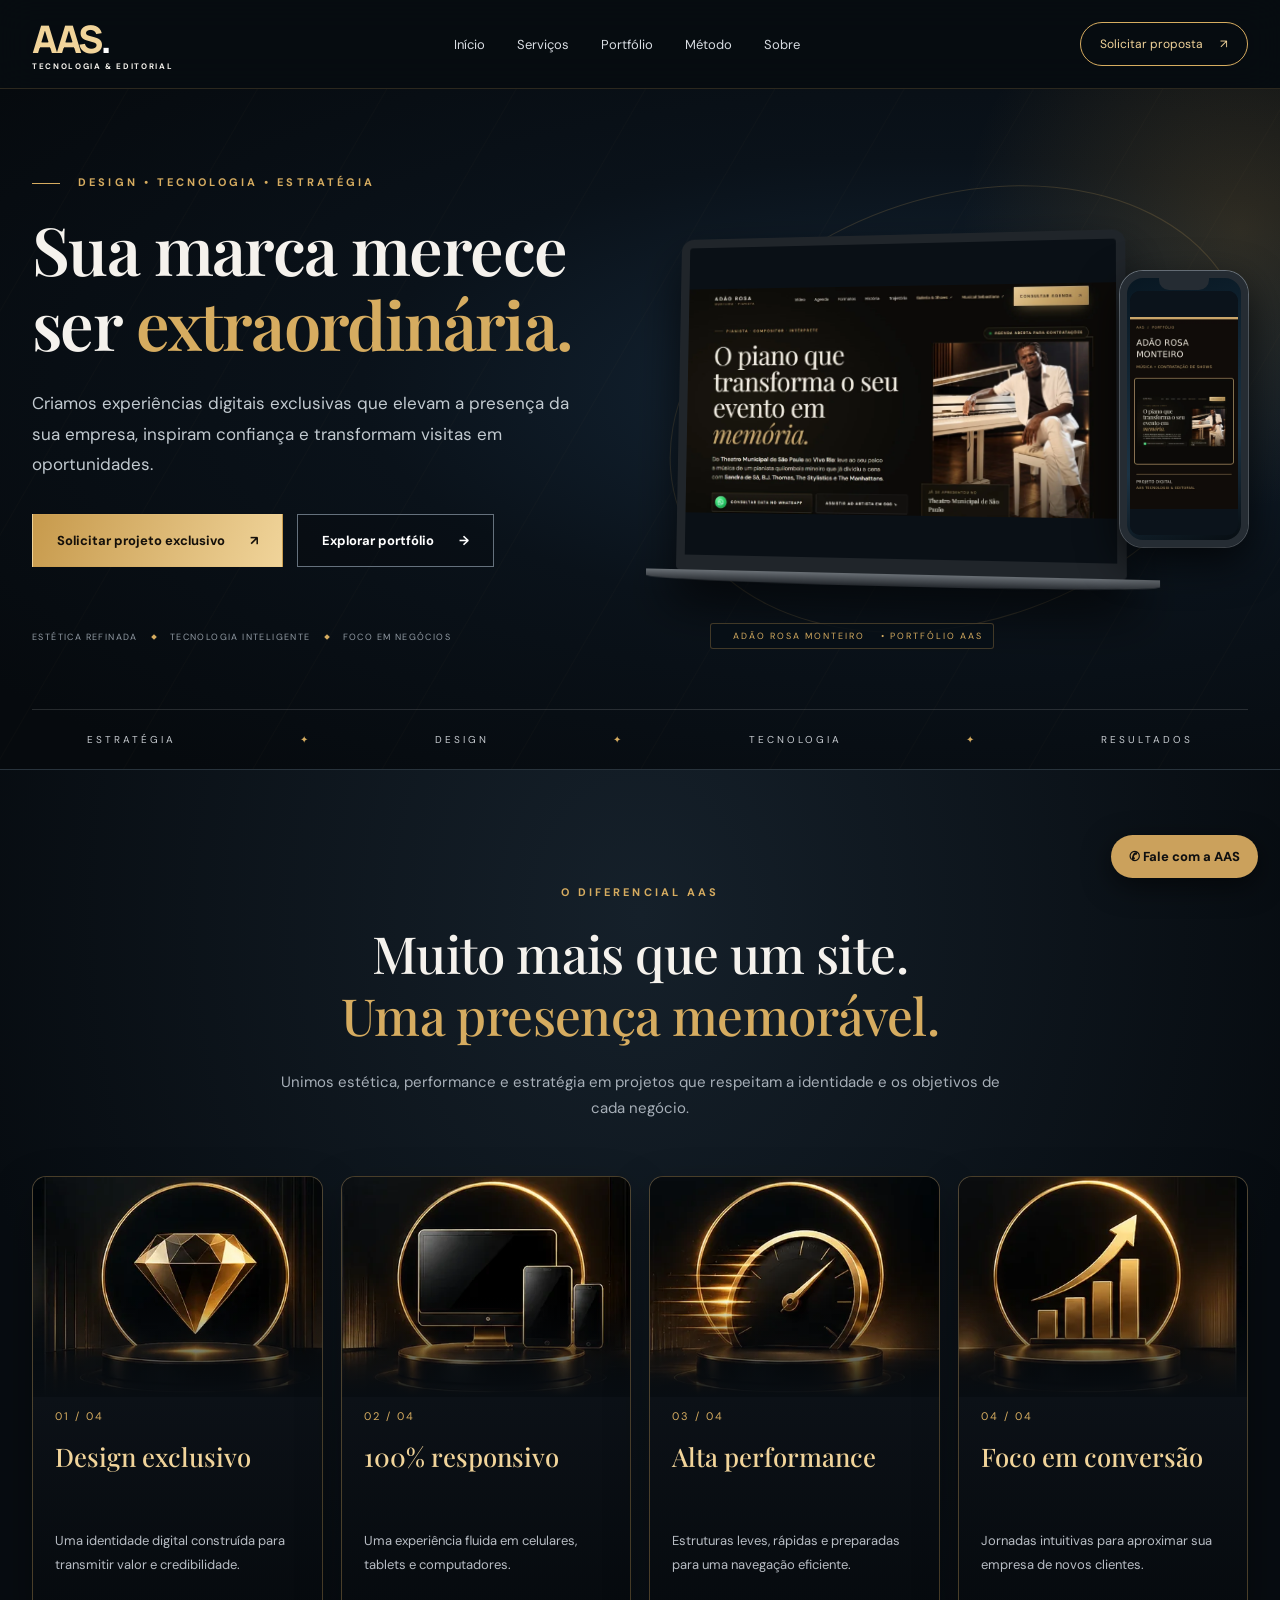
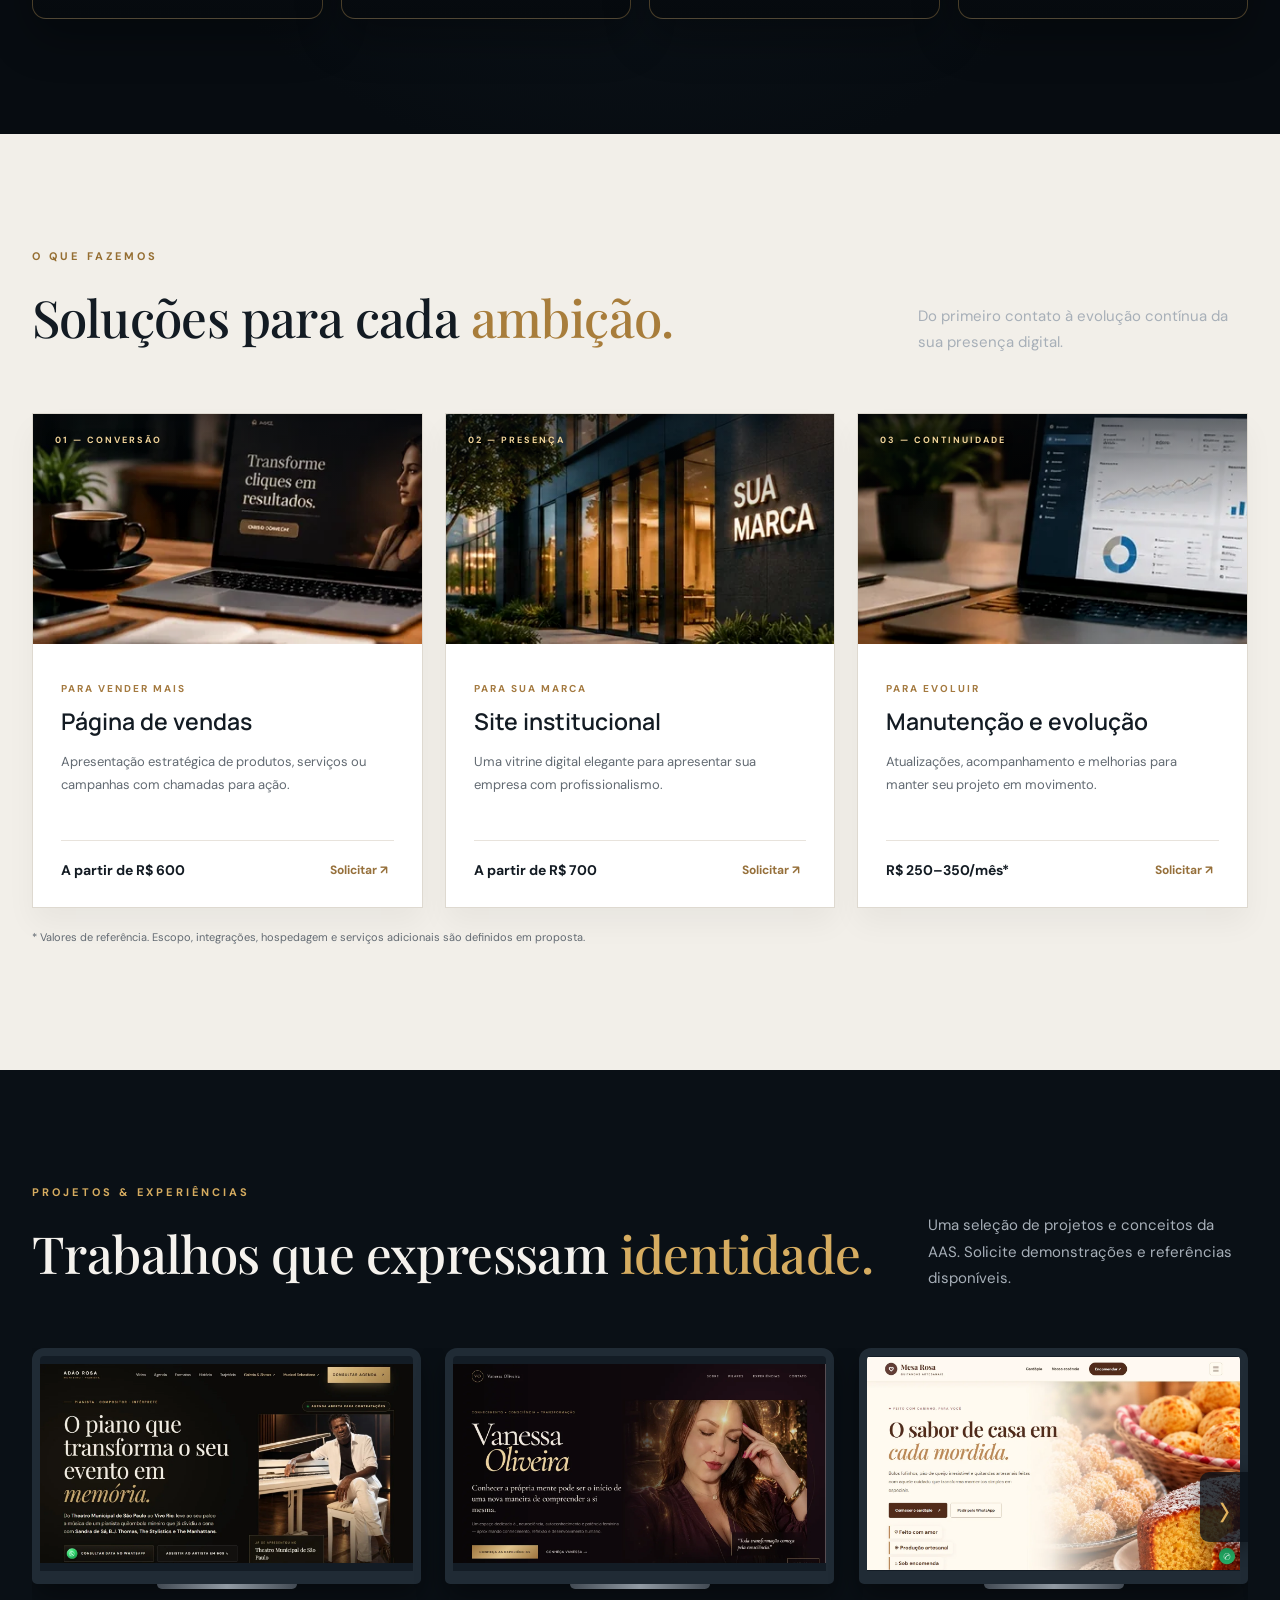
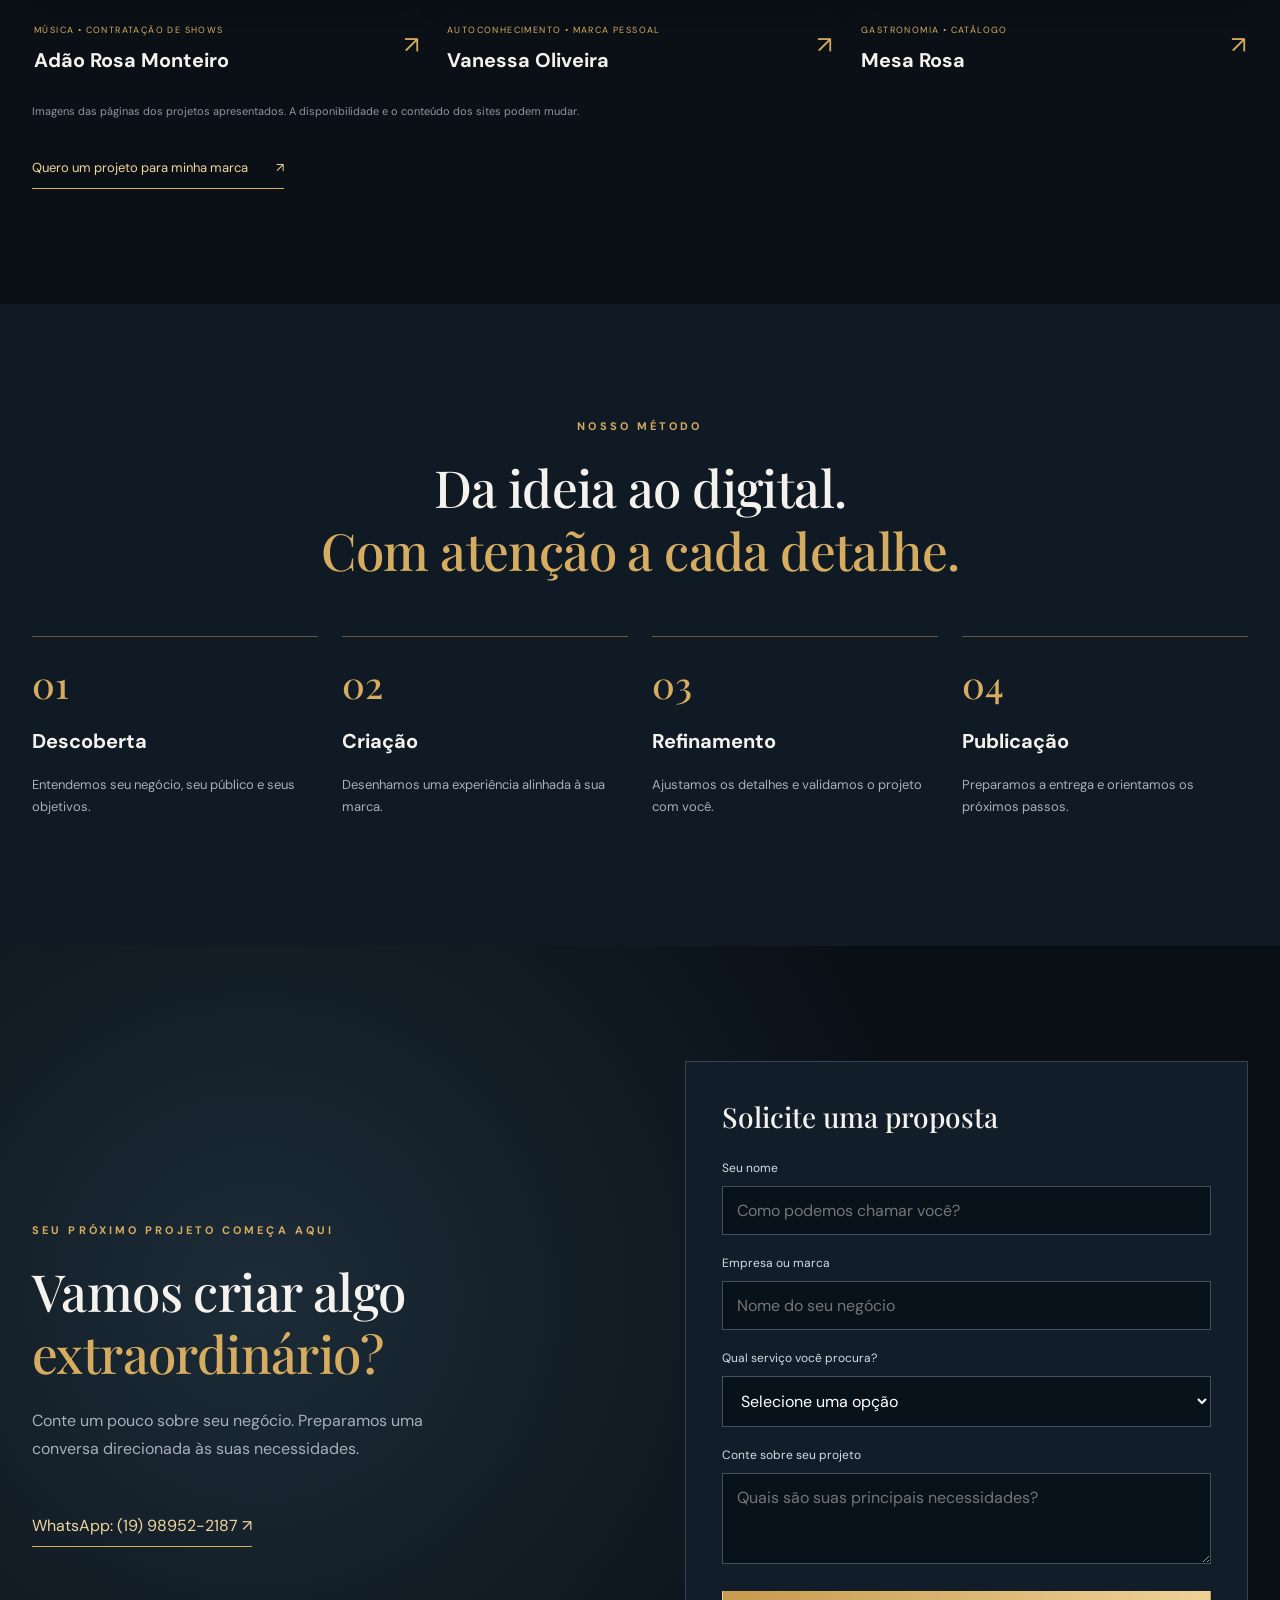
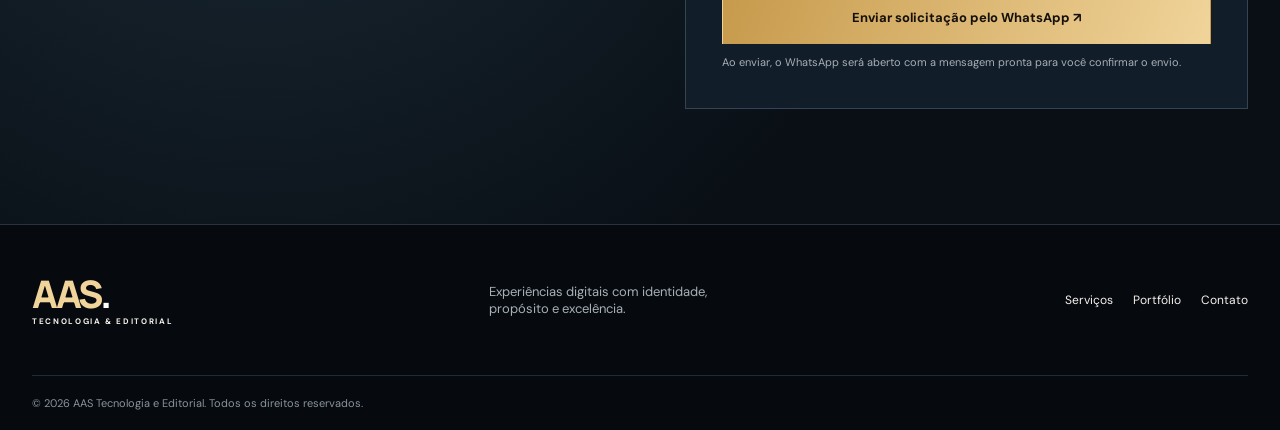
<file: index.html>
<!doctype html><html lang="pt-BR"><head><meta charset="utf-8"><meta name="referrer" content="strict-origin-when-cross-origin"><meta http-equiv="Content-Security-Policy" content="upgrade-insecure-requests; object-src 'none'; base-uri 'self'"><meta name="viewport" content="width=device-width,initial-scale=1"><meta name="theme-color" content="#080d12"><meta name="description" content="AAS Tecnologia e Editorial. Sites profissionais, páginas de vendas e experiências digitais exclusivas para empresas que desejam se destacar."><title>AAS Tecnologia &amp; Editorial | Sites profissionais e páginas de vendas</title><meta property="og:type" content="website"><meta property="og:url" content="https://aastecnologiaeditorial.com.br/"><meta property="og:title" content="AAS Tecnologia &amp; Editorial"><meta property="og:description" content="Sites profissionais, páginas de vendas e experiências digitais exclusivas para empresas que desejam se destacar."><link rel="canonical" href="https://aastecnologiaeditorial.com.br/"><link rel="preconnect" href="https://fonts.googleapis.com"><link rel="preconnect" href="https://fonts.gstatic.com" crossorigin><link href="https://fonts.googleapis.com/css2?family=DM+Sans:wght@400;500;600;700&family=Manrope:wght@400;500;600;700;800&family=Playfair+Display:wght@500;600&display=swap" rel="stylesheet"><link rel="stylesheet" href="style.css"></head><body>
<a class="skip" href="#conteudo">Ir para conteúdo</a><header class="header" id="inicio"><div class="shell nav"><a class="brand" href="#inicio" aria-label="AAS início"><strong>AAS<span>.</span></strong><small>TECNOLOGIA & EDITORIAL</small></a><button class="menu-btn" id="menuBtn" aria-label="Abrir menu" aria-controls="menu" aria-expanded="false"><span></span><span></span><span></span></button><nav id="menu" class="menu" aria-label="Menu principal"><a href="#inicio">Início</a><a href="#servicos">Serviços</a><a href="#portfolio">Portfólio</a><a href="#metodo">Método</a><a href="#sobre">Sobre</a><a class="mobile-contact" href="#contato">Contato</a></nav><a class="nav-cta" href="#contato">Solicitar proposta <span>↗</span></a></div></header>
<main id="conteudo"><section class="hero"><div class="hero-glow"></div><div class="shell hero-grid"><div class="hero-copy"><p class="eyebrow"><span class="line"></span> DESIGN • TECNOLOGIA • ESTRATÉGIA</p><h1>Sua marca merece ser <em>extraordinária.</em></h1><p class="lead">Criamos experiências digitais exclusivas que elevam a presença da sua empresa, inspiram confiança e transformam visitas em oportunidades.</p><div class="hero-actions"><a class="btn primary" href="#contato">Solicitar projeto exclusivo <span>↗</span></a><a class="btn ghost" href="#portfolio">Explorar portfólio <span>→</span></a></div><div class="hero-foot"><span>ESTÉTICA REFINADA</span><i></i><span>TECNOLOGIA INTELIGENTE</span><i></i><span>FOCO EM NEGÓCIOS</span></div></div><div class="hero-visual" aria-label="Apresentação automática dos projetos Adão Rosa Monteiro, Vanessa Oliveira, Mesa Rosa, Christian Gois, Denise Resende e Brasa Burger"><div class="visual-orbit"></div><div class="laptop"><a class="showcase-live-link" data-showcase-link href="https://adaorosamonteiro.art.br/" target="_blank" rel="noopener noreferrer" aria-label="Abrir o projeto Adão Rosa Monteiro em nova aba" title="Abrir o site apresentado"></a><div class="laptop-screen"><div class="showcase-viewport" data-showcase="desktop"><div class="showcase-slide is-active" data-slide="0" aria-hidden="false"><img src="adao-rosa-monteiro.webp" alt="Página do projeto Adão Rosa Monteiro" fetchpriority="high"></div><div class="showcase-slide" data-slide="1" aria-hidden="true"><img src="vanessa-oliveira.webp" alt="Página do projeto Vanessa Oliveira" loading="lazy"></div><div class="showcase-slide" data-slide="2" aria-hidden="true"><img src="mesa-rosa.webp" alt="Página do projeto Mesa Rosa" loading="lazy"></div><div class="showcase-slide" data-slide="3" aria-hidden="true"><img src="christian-gois.webp" alt="Nova capa do projeto Christian Gois" loading="lazy"></div><div class="showcase-slide" data-slide="4" aria-hidden="true"><img src="denise-resende.webp" alt="Página do projeto Denise Resende" loading="lazy"></div><div class="showcase-slide" data-slide="5" aria-hidden="true"><img src="brasa-burger.webp" alt="Página do projeto Brasa Burger" loading="lazy"></div></div></div><div class="laptop-base"></div></div><div class="phone"><a class="showcase-live-link" data-showcase-link href="https://adaorosamonteiro.art.br/" target="_blank" rel="noopener noreferrer" aria-label="Abrir o projeto Adão Rosa Monteiro em nova aba" title="Abrir o site apresentado"></a><div class="phone-notch"></div><div class="showcase-viewport phone-viewport" data-showcase="mobile"><div class="showcase-slide is-active" data-slide="0" aria-hidden="false"><img src="adao-rosa-monteiro-mobile.webp" alt="Página do projeto Adão Rosa Monteiro" fetchpriority="high"></div><div class="showcase-slide" data-slide="1" aria-hidden="true"><img src="vanessa-oliveira-mobile.webp" alt="Página do projeto Vanessa Oliveira" loading="lazy"></div><div class="showcase-slide" data-slide="2" aria-hidden="true"><img src="mesa-rosa-mobile.webp" alt="Página do projeto Mesa Rosa" loading="lazy"></div><div class="showcase-slide" data-slide="3" aria-hidden="true"><img src="christian-gois-mobile.webp" alt="Nova capa do projeto Christian Gois" loading="lazy"></div><div class="showcase-slide" data-slide="4" aria-hidden="true"><img src="denise-resende-mobile.webp" alt="Página do projeto Denise Resende" loading="lazy"></div><div class="showcase-slide" data-slide="5" aria-hidden="true"><img src="brasa-burger-mobile.webp" alt="Página do projeto Brasa Burger" loading="lazy"></div></div></div><div class="visual-caption"><span id="showcaseProject">ADÃO ROSA MONTEIRO</span> <span>• PORTFÓLIO AAS</span></div></div></div><div class="hero-bottom shell"><span>ESTRATÉGIA</span><span>✦</span><span>DESIGN</span><span>✦</span><span>TECNOLOGIA</span><span>✦</span><span>RESULTADOS</span></div></section>
<section class="intro section" id="sobre"><div class="shell"><div class="section-head centered"><p class="eyebrow">O DIFERENCIAL AAS</p><h2>Muito mais que um site.<br><em>Uma presença memorável.</em></h2><p>Unimos estética, performance e estratégia em projetos que respeitam a identidade e os objetivos de cada negócio.</p></div><div class="benefits"><article class="benefit"><div class="benefit-visual"><img src="beneficio-luxo-1.webp" alt="" loading="lazy"></div><span class="number">01 / 04</span><h3>Design exclusivo</h3><p>Uma identidade digital construída para transmitir valor e credibilidade.</p></article><article class="benefit"><div class="benefit-visual"><img src="beneficio-luxo-2.webp" alt="" loading="lazy"></div><span class="number">02 / 04</span><h3>100% responsivo</h3><p>Uma experiência fluida em celulares, tablets e computadores.</p></article><article class="benefit"><div class="benefit-visual"><img src="beneficio-luxo-3.webp" alt="" loading="lazy"></div><span class="number">03 / 04</span><h3>Alta performance</h3><p>Estruturas leves, rápidas e preparadas para uma navegação eficiente.</p></article><article class="benefit"><div class="benefit-visual"><img src="beneficio-luxo-4.webp" alt="" loading="lazy"></div><span class="number">04 / 04</span><h3>Foco em conversão</h3><p>Jornadas intuitivas para aproximar sua empresa de novos clientes.</p></article></div></div></section>
<section class="services section" id="servicos"><div class="shell"><div class="section-top"><div><p class="eyebrow">O QUE FAZEMOS</p><h2>Soluções para cada <em>ambição.</em></h2></div><p>Do primeiro contato à evolução contínua da sua presença digital.</p></div><div class="service-grid"><article class="service-card"><div class="service-art art-one"><img src="pagina-vendas.webp" alt="Notebook em ambiente de trabalho elegante exibindo uma página de vendas" loading="lazy"><span>01 — CONVERSÃO</span></div><div class="service-info"><p class="service-kicker">PARA VENDER MAIS</p><h3>Página de vendas</h3><p>Apresentação estratégica de produtos, serviços ou campanhas com chamadas para ação.</p><div class="service-bottom"><strong>A partir de R$ 600</strong><button class="service-select" data-service="Página de vendas">Solicitar ↗</button></div></div></article><article class="service-card"><div class="service-art art-two"><img src="site-institucional.webp" alt="Fachada contemporânea de uma empresa com iluminação acolhedora" loading="lazy"><span>02 — PRESENÇA</span></div><div class="service-info"><p class="service-kicker">PARA SUA MARCA</p><h3>Site institucional</h3><p>Uma vitrine digital elegante para apresentar sua empresa com profissionalismo.</p><div class="service-bottom"><strong>A partir de R$ 700</strong><button class="service-select" data-service="Site institucional">Solicitar ↗</button></div></div></article><article class="service-card"><div class="service-art art-three"><img src="manutencao.webp" alt="Notebook em mesa de trabalho mostrando painel de indicadores" loading="lazy"><span>03 — CONTINUIDADE</span></div><div class="service-info"><p class="service-kicker">PARA EVOLUIR</p><h3>Manutenção e evolução</h3><p>Atualizações, acompanhamento e melhorias para manter seu projeto em movimento.</p><div class="service-bottom"><strong>R$ 250–350/mês*</strong><button class="service-select" data-service="Manutenção mensal">Solicitar ↗</button></div></div></article></div><p class="fineprint">* Valores de referência. Escopo, integrações, hospedagem e serviços adicionais são definidos em proposta.</p></div></section>
<section class="portfolio section" id="portfolio"><div class="shell"><div class="section-top"><div><p class="eyebrow">PROJETOS & EXPERIÊNCIAS</p><h2>Trabalhos que expressam <em>identidade.</em></h2></div><p>Uma seleção de projetos e conceitos da AAS. Solicite demonstrações e referências disponíveis.</p></div><div class="portfolio-carousel"><div class="projects" id="portfolioTrack" aria-label="Projetos em destaque"><article class="project"><a class="project-link" href="https://adaorosamonteiro.art.br/" target="_blank" rel="noopener noreferrer" aria-label="Abrir site de Adão Rosa Monteiro em nova aba"><div class="project-image p-adao"><img src="adao-rosa-monteiro.webp" alt="Captura da página inicial do site Adão Rosa Monteiro, pianista, ao piano branco" loading="lazy" decoding="async"></div><div class="project-caption"><div><small>MÚSICA • CONTRATAÇÃO DE SHOWS</small><h3>Adão Rosa Monteiro</h3></div><span aria-hidden="true">↗</span></div></a></article><article class="project"><a class="project-link" href="https://aliantsilva10-ctrl.github.io/vanessa-oliveira/" target="_blank" rel="noopener noreferrer" aria-label="Abrir site de Vanessa Oliveira em nova aba"><div class="project-image p-vanessa"><img src="vanessa-oliveira.webp" alt="Captura da página inicial do site Vanessa Oliveira, em tons de vinho e dourado" loading="lazy" decoding="async"></div><div class="project-caption"><div><small>AUTOCONHECIMENTO • MARCA PESSOAL</small><h3>Vanessa Oliveira</h3></div><span aria-hidden="true">↗</span></div></a></article><article class="project"><a class="project-link" href="https://mesarosaquitandasartesanais.netlify.app/" target="_blank" rel="noopener noreferrer" aria-label="Abrir site de Mesa Rosa em nova aba"><div class="project-image p-food"><img src="mesa-rosa.webp" alt="Captura da página inicial do site Mesa Rosa, com quitandas artesanais" loading="lazy" decoding="async"></div><div class="project-caption"><div><small>GASTRONOMIA • CATÁLOGO</small><h3>Mesa Rosa</h3></div><span>↗</span></div></a></article><article class="project"><a class="project-link" href="https://christian-gois-psicanalista.netlify.app/" target="_blank" rel="noopener noreferrer" aria-label="Abrir site de Christian Gois em nova aba"><div class="project-image p-christian"><img src="christian-gois.webp" alt="Nova capa aprovada de Christian Gois, psicanálise clínica, com fotografia e chamada Ressignificar experiências" loading="lazy" decoding="async"></div><div class="project-caption"><div><small>SAÚDE • PSICANÁLISE</small><h3>Christian Gois</h3></div><span>↗</span></div></a></article><article class="project"><a class="project-link" href="https://oficialsacerdotisa.com.br/" target="_blank" rel="noopener noreferrer" aria-label="Abrir site de Denise Resende em nova aba"><div class="project-image p-mystic"><img src="denise-resende.webp" alt="Captura da página inicial do site Denise Resende, com fotografia da sacerdotisa" loading="lazy" decoding="async"></div><div class="project-caption"><div><small>MARCA PESSOAL • DIGITAL</small><h3>Denise Resende</h3></div><span>↗</span></div></a></article><article class="project"><a class="project-link" href="https://brasaburguer10.netlify.app/" target="_blank" rel="noopener noreferrer" aria-label="Abrir site Brasa Burger em nova aba"><div class="project-image p-brasa"><img src="brasa-burger.webp" alt="Capa do site Brasa Burger com hambúrguer artesanal e o título O fogo tem sabor" loading="lazy" decoding="async"></div><div class="project-caption"><div><small>GASTRONOMIA • HAMBURGUERIA</small><h3>Brasa Burger</h3></div><span aria-hidden="true">↗</span></div></a></article></div><button type="button" id="portfolioNext" class="portfolio-next" aria-label="Avançar para o próximo projeto">›</button></div><p class="portfolio-note">Imagens das páginas dos projetos apresentados. A disponibilidade e o conteúdo dos sites podem mudar.</p><a href="#contato" class="text-link">Quero um projeto para minha marca <span>↗</span></a></div></section>
<section class="process section" id="metodo"><div class="shell"><div class="section-head centered"><p class="eyebrow">NOSSO MÉTODO</p><h2>Da ideia ao digital.<br><em>Com atenção a cada detalhe.</em></h2></div><div class="steps"><article><span>01</span><h3>Descoberta</h3><p>Entendemos seu negócio, seu público e seus objetivos.</p></article><article><span>02</span><h3>Criação</h3><p>Desenhamos uma experiência alinhada à sua marca.</p></article><article><span>03</span><h3>Refinamento</h3><p>Ajustamos os detalhes e validamos o projeto com você.</p></article><article><span>04</span><h3>Publicação</h3><p>Preparamos a entrega e orientamos os próximos passos.</p></article></div></div></section>
<section class="contact section" id="contato"><div class="shell contact-grid"><div><p class="eyebrow">SEU PRÓXIMO PROJETO COMEÇA AQUI</p><h2>Vamos criar algo <em>extraordinário?</em></h2><p>Conte um pouco sobre seu negócio. Preparamos uma conversa direcionada às suas necessidades.</p><a class="phone-link" href="https://wa.me/5519989522187" target="_blank" rel="noopener noreferrer">WhatsApp: (19) 98952-2187 ↗</a></div><form id="quoteForm" class="quote-form"><h3>Solicite uma proposta</h3><label for="name">Seu nome</label><input id="name" name="name" required autocomplete="name" placeholder="Como podemos chamar você?"><label for="company">Empresa ou marca</label><input id="company" name="company" placeholder="Nome do seu negócio"><label for="service">Qual serviço você procura?</label><select id="service" name="service" required><option value="">Selecione uma opção</option><option>Página de vendas</option><option>Site institucional</option><option>Manutenção mensal</option><option>Projeto personalizado</option></select><label for="details">Conte sobre seu projeto</label><textarea id="details" name="details" rows="3" placeholder="Quais são suas principais necessidades?"></textarea><div class="message-preview" hidden aria-live="polite"><div class="message-preview-heading">Prévia da mensagem personalizada</div><pre id="messagePreview"></pre><p>O WhatsApp abrirá com este texto. Você poderá revisar e confirmar o envio.</p></div><button class="btn primary form-submit" type="submit">Enviar solicitação pelo WhatsApp ↗</button><small>Ao enviar, o WhatsApp será aberto com a mensagem pronta para você confirmar o envio.</small></form></div></section></main>
<footer class="footer"><div class="shell footer-inner"><a class="brand" href="#inicio"><strong>AAS<span>.</span></strong><small>TECNOLOGIA & EDITORIAL</small></a><p>Experiências digitais com identidade, propósito e excelência.</p><div><a href="#servicos">Serviços</a><a href="#portfolio">Portfólio</a><a href="#contato">Contato</a></div></div><div class="shell copyright">© <span id="year"></span> AAS Tecnologia e Editorial. Todos os direitos reservados.</div></footer><a class="float-wa" href="https://wa.me/5519989522187?text=Ol%C3%A1%21%20Gostaria%20de%20solicitar%20um%20or%C3%A7amento%20para%20um%20site." target="_blank" rel="noopener noreferrer" aria-label="Conversar pelo WhatsApp">✆ <span>Fale com a AAS</span></a><script src="main.js" defer></script></body></html>
</file>
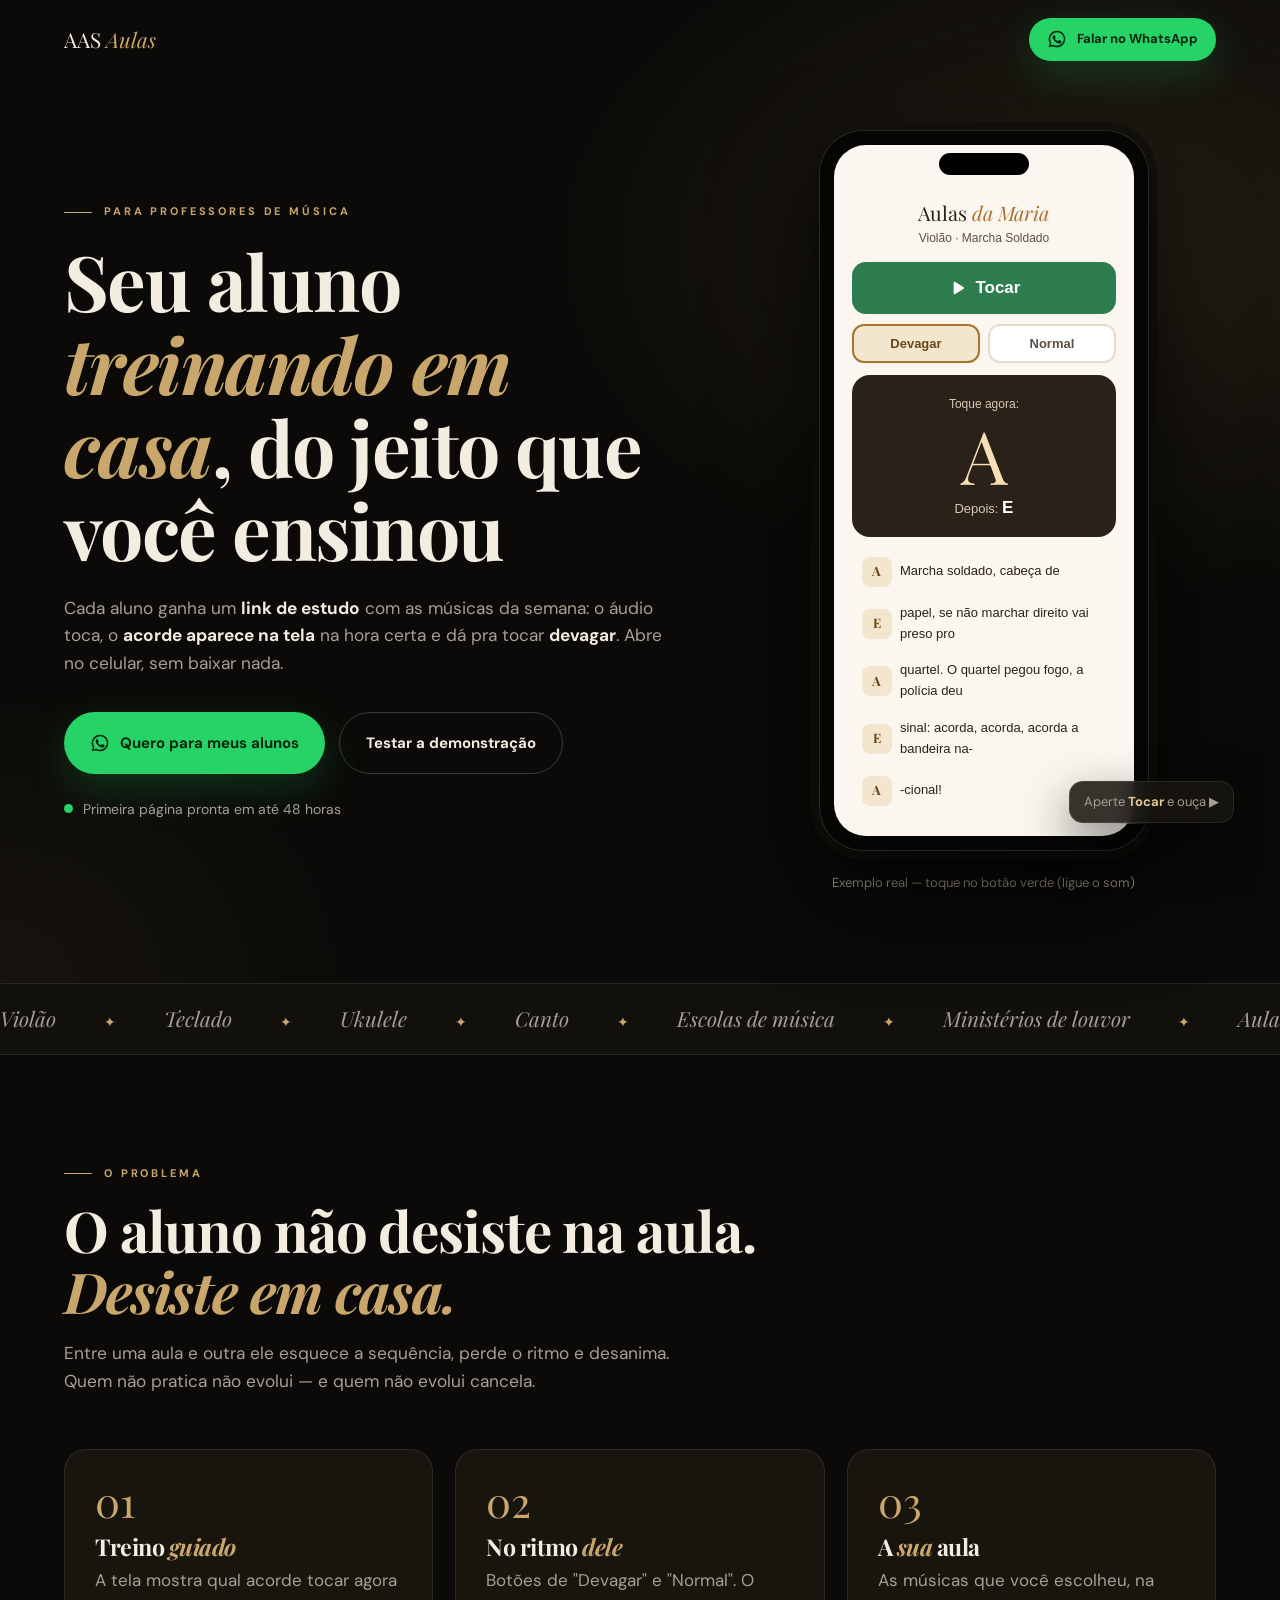
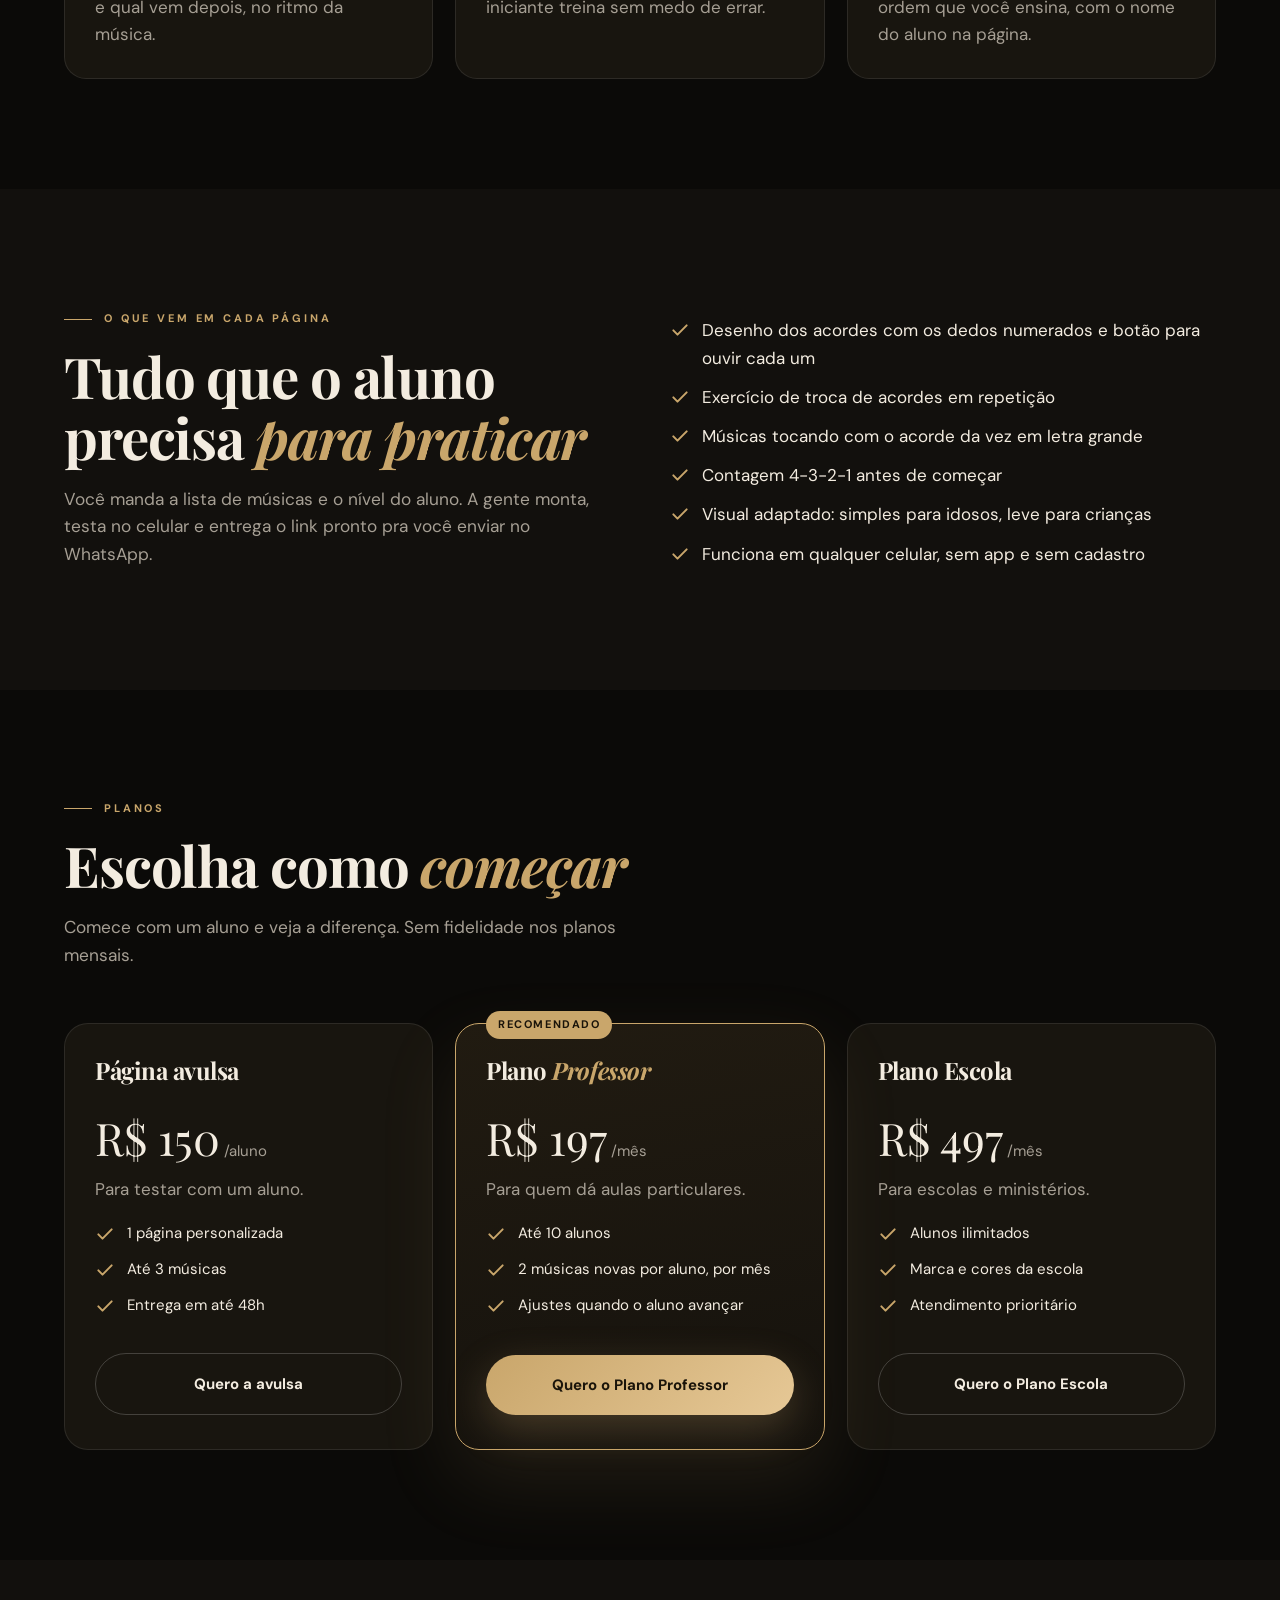
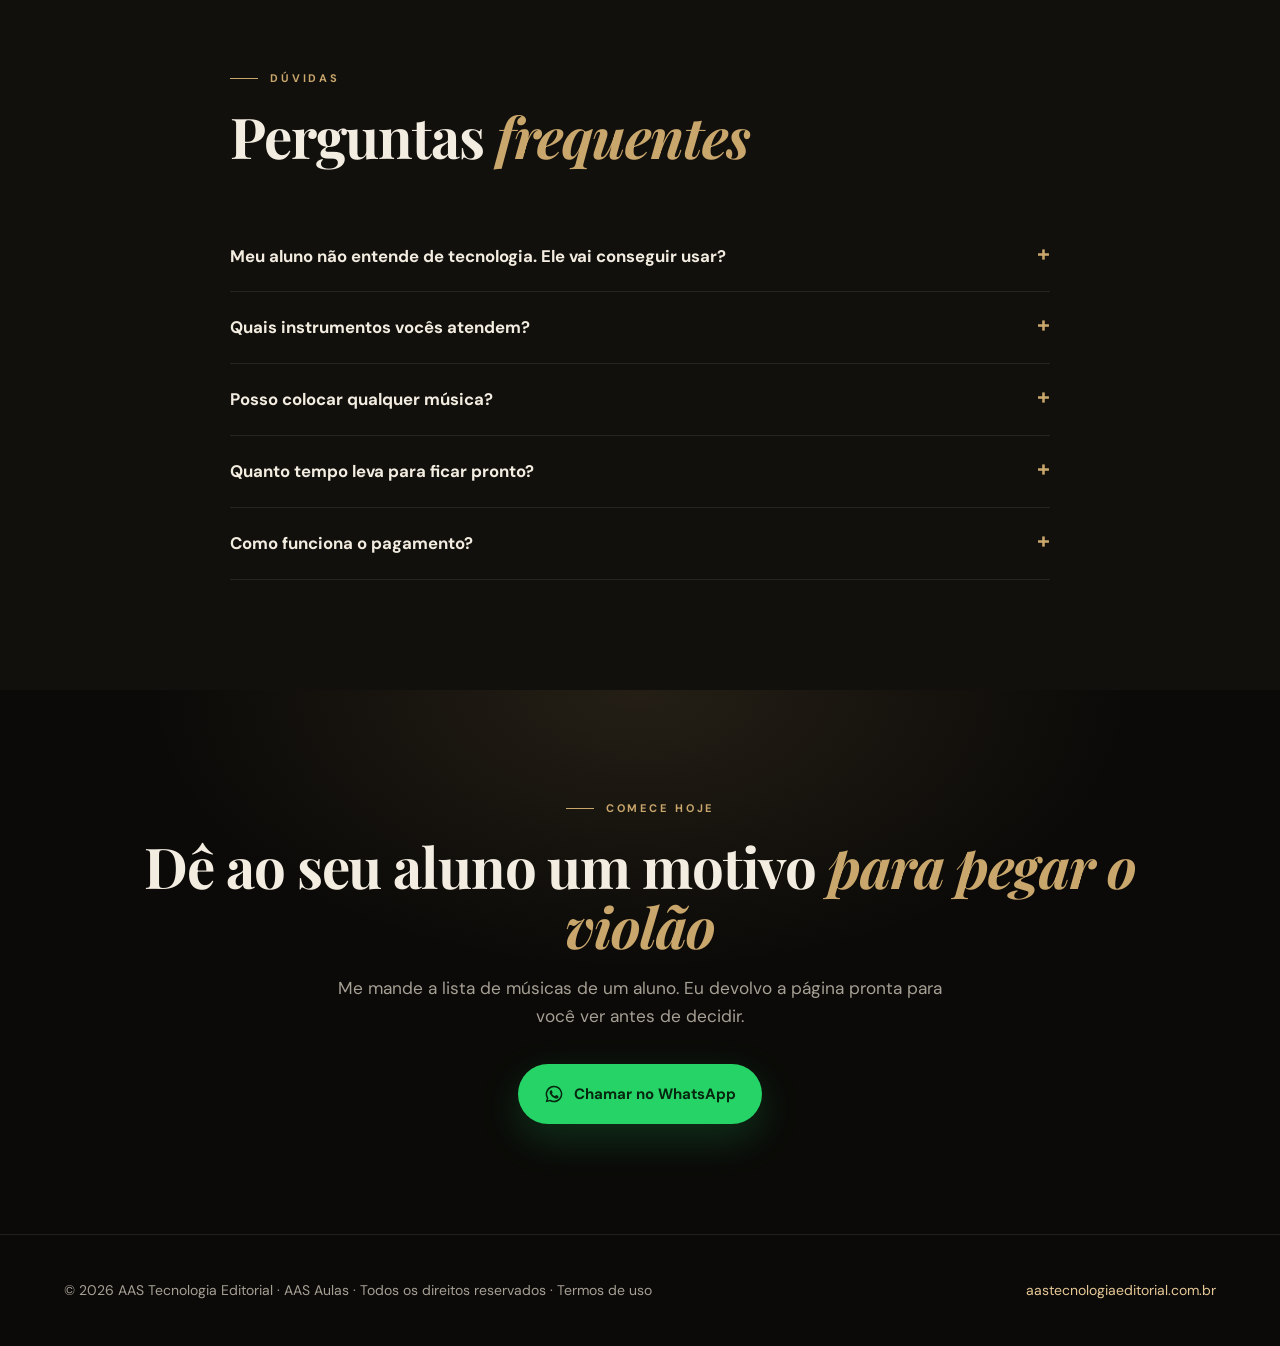
<file: aulas/index.html>
<!DOCTYPE html>
<!--
  AAS Music — © 2026 Alisson · AAS Tecnologia Editorial. Todos os direitos reservados.
  Software proprietário, protegido pela Lei 9.609/1998 (Lei do Software) e pela Lei 9.610/1998 (Direitos Autorais).
  É proibido copiar, modificar, redistribuir, revender, sublicenciar ou criar sistemas derivados deste código,
  no todo ou em parte, sem autorização por escrito do autor. Uso permitido somente a clientes licenciados.
  Autoria registrada no histórico de versões de github.com/Alisson0408/aas-site (desde 17/11/2026).
  ID de autoria: AAS-AASM-2026-F03625E8
-->
<html lang="pt-BR">
<head>
<meta charset="utf-8"><meta name="referrer" content="strict-origin-when-cross-origin"><meta http-equiv="Content-Security-Policy" content="upgrade-insecure-requests; object-src 'none'; base-uri 'self'">
<meta name="viewport" content="width=device-width,initial-scale=1">
<meta name="author" content="Alisson · AAS Tecnologia Editorial">
<meta name="copyright" content="© 2026 AAS Tecnologia Editorial. Todos os direitos reservados. AAS Music é software proprietário.">
<title>AAS Aulas — aula interativa para professores de música</title>
<meta name="description" content="Páginas de estudo com áudio e acordes na tela para os alunos do seu curso de música treinarem em casa. Um link por aluno, sem baixar nada.">
<meta name="theme-color" content="#0b0a08">
<meta property="og:title" content="AAS Aulas — seu aluno treinando em casa">
<meta property="og:description" content="Páginas de estudo com áudio e acordes na tela, feitas para os alunos de cada professor.">
<meta name="twitter:card" content="summary">
<link rel="preconnect" href="https://fonts.googleapis.com">
<link rel="preconnect" href="https://fonts.gstatic.com" crossorigin>
<link href="https://fonts.googleapis.com/css2?family=Playfair+Display:ital,wght@0,600;0,700;1,600&family=DM+Sans:wght@400;500;700&display=swap" rel="stylesheet">
<style>
:root{--bg:#0b0a08;--bg2:#12100d;--panel:#18150f;--line:#ffffff17;--gold:#c9a66b;--gold2:#e6c896;--cream:#f3ece0;--muted:#a69f94;--wa:#25d366;
--serif:'Playfair Display',Georgia,serif;--sans:'DM Sans',system-ui,sans-serif}
*{box-sizing:border-box;margin:0;padding:0}
html{scroll-behavior:smooth}
body{background:var(--bg);color:var(--cream);font-family:var(--sans);font-size:17px;line-height:1.6;-webkit-font-smoothing:antialiased;overflow-x:hidden}
.wrap{width:min(1180px,90%);margin:auto}
section{padding:110px 0}
.alt{background:var(--bg2)}
.eyebrow{display:flex;align-items:center;gap:12px;font-size:11px;text-transform:uppercase;letter-spacing:.26em;color:var(--gold);font-weight:700;margin-bottom:18px}
.eyebrow::before{content:"";width:28px;height:1px;background:var(--gold)}
h1,h2,h3{font-family:var(--serif);letter-spacing:-.02em;line-height:1.08}
h1{font-size:clamp(2.6rem,6vw,5.4rem)}
h2{font-size:clamp(2.1rem,4.4vw,3.6rem);margin-bottom:18px}
h3{font-size:1.45rem;margin-bottom:8px}
h1 em,h2 em,h3 em{color:var(--gold);font-style:italic}
.lead{color:var(--muted);font-size:1.08rem;max-width:620px}
.lead b,.card b{color:var(--cream)}
.head{max-width:720px;margin-bottom:54px}
header{position:fixed;inset:0 0 auto;z-index:50;padding:18px 0;transition:.4s}
header.scrolled{background:#0b0a08cc;backdrop-filter:blur(14px);-webkit-backdrop-filter:blur(14px);border-bottom:1px solid var(--line);padding:12px 0}
header .wrap{display:flex;justify-content:space-between;align-items:center;gap:14px}
.logo{font-family:var(--serif);font-size:1.3rem}.logo em{color:var(--gold)}
.btn{display:inline-flex;align-items:center;justify-content:center;gap:10px;padding:18px 26px;border-radius:999px;font-weight:700;font-size:15px;border:0;cursor:pointer;text-decoration:none;transition:.3s;font-family:var(--sans)}
.btn:hover{transform:translateY(-3px)}
.btn:focus-visible,button:focus-visible{outline:2px solid var(--gold2);outline-offset:3px}
.btn svg{width:20px;height:20px}
.btn-gold{background:linear-gradient(135deg,var(--gold),var(--gold2));color:#1a140a;box-shadow:0 14px 40px #c9a66b44}
.btn-wa{background:var(--wa);color:#06260f;box-shadow:0 14px 40px #25d36633}
.btn-ghost{background:transparent;color:var(--cream);border:1px solid #ffffff30}
.btn-sm{padding:11px 18px;font-size:13px}
.hero{min-height:100svh;display:flex;align-items:center;padding:130px 0 90px;background:radial-gradient(900px 600px at 85% 25%,#c9a66b22,transparent 60%),radial-gradient(600px 500px at 0 100%,#c9a66b10,transparent 60%)}
.hero-grid{display:grid;grid-template-columns:1.15fr .85fr;gap:60px;align-items:center}
.hero-grid>*,.grid3>*,.grid2>*,.plans>*{min-width:0}
.hero .lead{margin:24px 0 34px}
.actions{display:flex;gap:14px;flex-wrap:wrap}
.trust{display:flex;align-items:center;gap:10px;margin-top:24px;color:var(--muted);font-size:14px}
.dot{width:9px;height:9px;border-radius:50%;background:var(--wa);animation:blink 1.6s infinite}
@keyframes blink{50%{opacity:.3}}
/* phone */
.phone{position:relative;width:min(330px,100%);margin:auto;background:#050504;border:1px solid #ffffff22;border-radius:44px;padding:14px;box-shadow:0 40px 100px #000c,0 0 0 8px #15120d}
.phone::before{content:"";position:absolute;top:22px;left:50%;transform:translateX(-50%);width:90px;height:22px;border-radius:20px;background:#000;z-index:2}
.screen{background:#fbf7f0;color:#2a2118;border-radius:32px;padding:52px 18px 22px;min-height:560px;font-family:Verdana,sans-serif}
.screen .t{font-family:var(--serif);font-size:1.25rem;text-align:center}
.screen .t em{color:#a8742c}
.screen .sub{text-align:center;font-size:12px;color:#5c5046;margin-bottom:14px}
.sp{display:flex;gap:8px;margin-top:10px}
.sp button{flex:1;padding:10px;border-radius:12px;border:2px solid #e6dccd;background:#fff;font-weight:700;color:#5c5046;font-size:13px;cursor:pointer}
.sp button[aria-pressed=true]{border-color:#a8742c;background:#f3e6cf;color:#6a4614}
.pplay{width:100%;padding:16px;border:0;border-radius:14px;background:#2e7d4f;color:#fff;font-weight:700;font-size:17px;cursor:pointer;display:flex;align-items:center;justify-content:center;gap:8px}
.pplay.on{background:#b23a2e}
.pplay svg{width:20px;height:20px}
.dark{margin-top:12px;background:#2a2118;border-radius:18px;text-align:center;padding:14px 10px 16px;color:#fff}
.dark small{font-size:12px;color:#d8c9b2}
.dark .now{font-family:var(--serif);font-size:4.6rem;line-height:1.05;color:#f6dfb5}
.dark .nx{font-size:13px;color:#d8c9b2}.dark .nx b{color:#fff;font-size:17px}
.lyr{margin-top:12px;font-size:13px}
.lyr div{display:flex;gap:8px;align-items:center;padding:6px 8px;border-radius:10px;border:2px solid transparent}
.lyr i{font-style:normal;flex:none;width:30px;height:30px;border-radius:8px;display:grid;place-items:center;background:#f3e6cf;color:#6a4614;font-family:var(--serif);font-weight:700}
.lyr .on{background:#fff6e4;border-color:#a8742c}.lyr .on i{background:#a8742c;color:#fff}
.seal{position:absolute;right:-18px;bottom:70px;background:#18150fdd;backdrop-filter:blur(10px);-webkit-backdrop-filter:blur(10px);border:1px solid var(--line);border-radius:14px;padding:10px 14px;font-size:13px;color:var(--muted);box-shadow:0 20px 50px #0008}
.seal b{color:var(--gold2)}
.tap{text-align:center;color:var(--muted);font-size:13px;margin-top:22px}
.marquee{border-block:1px solid var(--line);overflow:hidden;padding:18px 0;background:var(--bg2)}
.track{display:flex;gap:48px;width:max-content;animation:mq 32s linear infinite;font-family:var(--serif);font-style:italic;font-size:1.3rem;color:var(--muted)}
.track span::after{content:"✦";color:var(--gold);margin-left:48px;font-style:normal;font-size:.9rem}
@keyframes mq{to{transform:translateX(-50%)}}
.grid3{display:grid;grid-template-columns:repeat(3,1fr);gap:22px}
.grid2{display:grid;grid-template-columns:1fr 1fr;gap:22px}
.card{background:var(--panel);border:1px solid var(--line);border-radius:22px;padding:30px;color:var(--muted)}
.card h3{color:var(--cream)}
.num{font-family:var(--serif);font-size:2.6rem;color:var(--gold);line-height:1;margin-bottom:12px}
.check{list-style:none;margin-top:6px}
.check li{display:flex;gap:12px;margin:12px 0;color:var(--cream)}
.check svg{flex:none;width:20px;height:20px;margin-top:3px;color:var(--gold)}
.plans{display:grid;grid-template-columns:repeat(3,1fr);gap:22px;align-items:stretch}
.plan{display:flex;flex-direction:column;background:var(--panel);border:1px solid var(--line);border-radius:24px;padding:34px 30px}
.plan.best{border-color:var(--gold);background:linear-gradient(170deg,#211b11,#15120d);box-shadow:0 30px 80px #c9a66b1f;position:relative}
.plan.best::before{content:"Recomendado";position:absolute;top:-13px;left:30px;background:var(--gold);color:#1a140a;font-size:11px;font-weight:700;letter-spacing:.14em;text-transform:uppercase;padding:5px 12px;border-radius:999px}
.plan h3{font-size:1.5rem}
.price{font-family:var(--serif);font-size:2.8rem;color:var(--cream);margin:10px 0 2px}
.price small{font-family:var(--sans);font-size:15px;color:var(--muted)}
.plan .check{flex:1;margin-bottom:24px}
.plan .check li{font-size:15px}
.plan .btn{width:100%}
details{border-bottom:1px solid var(--line);padding:22px 0}
summary{cursor:pointer;font-weight:700;font-size:1.05rem;list-style:none;display:flex;justify-content:space-between;gap:12px}
summary::-webkit-details-marker{display:none}
summary::after{content:"+";color:var(--gold);font-size:1.4rem;line-height:1}
details[open] summary::after{content:"–"}
details p{color:var(--muted);margin-top:10px}
.final{text-align:center;background:radial-gradient(700px 400px at 50% 0,#c9a66b22,transparent 70%)}
.final .lead{margin:0 auto 34px}
footer{padding:44px 0;border-top:1px solid var(--line);color:var(--muted);font-size:14px}
footer .wrap{display:flex;justify-content:space-between;gap:16px;flex-wrap:wrap}
footer a{color:var(--gold2);text-decoration:none}
.fab{position:fixed;right:18px;bottom:18px;width:60px;height:60px;border-radius:50%;background:var(--wa);display:none;place-items:center;z-index:60;box-shadow:0 14px 34px #0008}
.fab svg{width:30px;height:30px;color:#fff}
.rv{opacity:0;transform:translateY(28px);transition:opacity .9s,transform .9s}.rv.in{opacity:1;transform:none}
@media(max-width:980px){.hero-grid,.grid3,.grid2,.plans{grid-template-columns:1fr}section{padding:76px 0}.seal{right:0}.plan.best{order:-1}}
@media(max-width:620px){.actions .btn{width:100%}.fab{display:grid}header .btn{display:none}.card,.plan{padding:26px 22px}}
@media(prefers-reduced-motion:reduce){*{animation:none!important;transition:none!important;scroll-behavior:auto!important}.rv{opacity:1;transform:none}}
</style>
</head>
<body>
<svg width="0" height="0" style="position:absolute" aria-hidden="true">
<symbol id="i-play" viewBox="0 0 24 24"><path fill="currentColor" d="M8 5.5v13a1 1 0 0 0 1.5.86l10.5-6.5a1 1 0 0 0 0-1.72L9.5 4.64A1 1 0 0 0 8 5.5z"/></symbol>
<symbol id="i-stop" viewBox="0 0 24 24"><rect fill="currentColor" x="6" y="6" width="12" height="12" rx="2"/></symbol>
<symbol id="i-check" viewBox="0 0 24 24"><path fill="none" stroke="currentColor" stroke-width="2.4" stroke-linecap="round" stroke-linejoin="round" d="M4 12.5l5 5L20 6.5"/></symbol>
<symbol id="i-wa" viewBox="0 0 24 24"><path fill="currentColor" d="M12 2a10 10 0 0 0-8.6 15.1L2 22l5-1.3A10 10 0 1 0 12 2zm0 18.2a8.2 8.2 0 0 1-4.2-1.2l-.3-.2-3 .8.8-2.9-.2-.3A8.2 8.2 0 1 1 12 20.2zm4.5-6.1c-.2-.1-1.5-.7-1.7-.8s-.4-.1-.6.1-.7.8-.8 1-.3.2-.5.1a6.7 6.7 0 0 1-3.3-2.9c-.3-.4.3-.4.7-1.4.1-.2 0-.3 0-.4l-.8-1.8c-.2-.5-.4-.4-.6-.4h-.5a1 1 0 0 0-.7.3 3 3 0 0 0-.9 2.2 5.2 5.2 0 0 0 1.1 2.7 11.8 11.8 0 0 0 4.5 4c1.7.7 2.3.8 3.2.6.5-.1 1.5-.6 1.7-1.2s.2-1.1.1-1.2l-.4-.2z"/></symbol>
</svg>

<header id="hdr"><div class="wrap">
  <div class="logo">AAS <em>Aulas</em></div>
  <a class="btn btn-wa btn-sm wa-link" data-msg="topo" href="#"><svg><use href="#i-wa"/></svg>Falar no WhatsApp</a>
</div></header>

<main>
<section class="hero"><div class="wrap hero-grid">
  <div class="rv">
    <div class="eyebrow">Para professores de música</div>
    <h1>Seu aluno <em>treinando em casa</em>, do jeito que você ensinou</h1>
    <p class="lead">Cada aluno ganha um <b>link de estudo</b> com as músicas da semana: o áudio toca, o <b>acorde aparece na tela</b> na hora certa e dá pra tocar <b>devagar</b>. Abre no celular, sem baixar nada.</p>
    <div class="actions">
      <a class="btn btn-wa wa-link" data-msg="hero" href="#"><svg><use href="#i-wa"/></svg>Quero para meus alunos</a>
      <a class="btn btn-ghost" href="#demo">Testar a demonstração</a>
    </div>
    <div class="trust"><span class="dot"></span>Primeira página pronta em até 48 horas</div>
  </div>
  <div class="rv" id="demo" style="position:relative">
    <div class="phone"><div class="screen">
      <div class="t">Aulas <em>da Maria</em></div>
      <div class="sub">Violão · Marcha Soldado</div>
      <button class="pplay" id="dPlay"><svg><use href="#i-play"/></svg><span>Tocar</span></button>
      <div class="sp"><button data-sp="slow" aria-pressed="true">Devagar</button><button data-sp="normal" aria-pressed="false">Normal</button></div>
      <div class="dark"><small id="dLab">Toque agora:</small><div class="now" id="dNow">A</div><div class="nx" id="dNx">Depois: <b>E</b></div></div>
      <div class="lyr" id="dLyr"></div>
    </div></div>
    <div class="seal">Aperte <b>Tocar</b> e ouça ▶</div>
    <p class="tap">Exemplo real — toque no botão verde (ligue o som)</p>
  </div>
</div></section>

<div class="marquee" aria-hidden="true"><div class="track">
<span>Violão</span><span>Teclado</span><span>Ukulele</span><span>Canto</span><span>Escolas de música</span><span>Ministérios de louvor</span><span>Aulas particulares</span>
<span>Violão</span><span>Teclado</span><span>Ukulele</span><span>Canto</span><span>Escolas de música</span><span>Ministérios de louvor</span><span>Aulas particulares</span>
</div></div>

<section><div class="wrap">
  <div class="head rv"><div class="eyebrow">O problema</div><h2>O aluno não desiste na aula. <em>Desiste em casa.</em></h2>
  <p class="lead">Entre uma aula e outra ele esquece a sequência, perde o ritmo e desanima. Quem não pratica não evolui — e quem não evolui cancela.</p></div>
  <div class="grid3">
    <div class="card rv"><div class="num">01</div><h3>Treino <em>guiado</em></h3><p>A tela mostra qual acorde tocar agora e qual vem depois, no ritmo da música.</p></div>
    <div class="card rv"><div class="num">02</div><h3>No ritmo <em>dele</em></h3><p>Botões de "Devagar" e "Normal". O iniciante treina sem medo de errar.</p></div>
    <div class="card rv"><div class="num">03</div><h3>A <em>sua</em> aula</h3><p>As músicas que você escolheu, na ordem que você ensina, com o nome do aluno na página.</p></div>
  </div>
</div></section>

<section class="alt"><div class="wrap grid2" style="align-items:center;gap:60px">
  <div class="rv"><div class="eyebrow">O que vem em cada página</div><h2>Tudo que o aluno precisa <em>para praticar</em></h2>
  <p class="lead">Você manda a lista de músicas e o nível do aluno. A gente monta, testa no celular e entrega o link pronto pra você enviar no WhatsApp.</p></div>
  <ul class="check rv">
    <li><svg><use href="#i-check"/></svg>Desenho dos acordes com os dedos numerados e botão para ouvir cada um</li>
    <li><svg><use href="#i-check"/></svg>Exercício de troca de acordes em repetição</li>
    <li><svg><use href="#i-check"/></svg>Músicas tocando com o acorde da vez em letra grande</li>
    <li><svg><use href="#i-check"/></svg>Contagem 4-3-2-1 antes de começar</li>
    <li><svg><use href="#i-check"/></svg>Visual adaptado: simples para idosos, leve para crianças</li>
    <li><svg><use href="#i-check"/></svg>Funciona em qualquer celular, sem app e sem cadastro</li>
  </ul>
</div></section>

<section id="planos"><div class="wrap">
  <div class="head rv"><div class="eyebrow">Planos</div><h2>Escolha como <em>começar</em></h2>
  <p class="lead">Comece com um aluno e veja a diferença. Sem fidelidade nos planos mensais.</p></div>
  <div class="plans">
    <div class="plan rv"><h3>Página avulsa</h3><div class="price">R$ 150<small> /aluno</small></div><p style="color:var(--muted)">Para testar com um aluno.</p>
      <ul class="check"><li><svg><use href="#i-check"/></svg>1 página personalizada</li><li><svg><use href="#i-check"/></svg>Até 3 músicas</li><li><svg><use href="#i-check"/></svg>Entrega em até 48h</li></ul>
      <a class="btn btn-ghost wa-link" data-msg="avulsa" href="#">Quero a avulsa</a></div>
    <div class="plan best rv"><h3>Plano <em>Professor</em></h3><div class="price">R$ 197<small> /mês</small></div><p style="color:var(--muted)">Para quem dá aulas particulares.</p>
      <ul class="check"><li><svg><use href="#i-check"/></svg>Até 10 alunos</li><li><svg><use href="#i-check"/></svg>2 músicas novas por aluno, por mês</li><li><svg><use href="#i-check"/></svg>Ajustes quando o aluno avançar</li></ul>
      <a class="btn btn-gold wa-link" data-msg="professor" href="#">Quero o Plano Professor</a></div>
    <div class="plan rv"><h3>Plano Escola</h3><div class="price">R$ 497<small> /mês</small></div><p style="color:var(--muted)">Para escolas e ministérios.</p>
      <ul class="check"><li><svg><use href="#i-check"/></svg>Alunos ilimitados</li><li><svg><use href="#i-check"/></svg>Marca e cores da escola</li><li><svg><use href="#i-check"/></svg>Atendimento prioritário</li></ul>
      <a class="btn btn-ghost wa-link" data-msg="escola" href="#">Quero o Plano Escola</a></div>
  </div>
</div></section>

<section class="alt"><div class="wrap" style="max-width:820px">
  <div class="head rv"><div class="eyebrow">Dúvidas</div><h2>Perguntas <em>frequentes</em></h2></div>
  <div class="rv">
    <details><summary>Meu aluno não entende de tecnologia. Ele vai conseguir usar?</summary><p>Sim. É um link que abre no navegador do celular, com botões grandes. Foi pensado primeiro para uma aluna idosa.</p></details>
    <details><summary>Quais instrumentos vocês atendem?</summary><p>Violão e ukulele hoje, com acordes e batida. Teclado e canto sob consulta — chame no WhatsApp e conte como são suas aulas.</p></details>
    <details><summary>Posso colocar qualquer música?</summary><p>Sim, com os acordes e as partes da música. Em músicas com direitos autorais a letra não é publicada na página; o aluno acompanha pela cifra que você já usa.</p></details>
    <details><summary>Quanto tempo leva para ficar pronto?</summary><p>A primeira página em até 48 horas depois de recebermos a lista de músicas. Atualizações do plano mensal, em até 2 dias úteis.</p></details>
    <details><summary>Como funciona o pagamento?</summary><p>Pix ou cartão. A página avulsa é paga uma vez; os planos são mensais e podem ser cancelados quando quiser.</p></details>
  </div>
</div></section>

<section class="final"><div class="wrap rv">
  <div class="eyebrow" style="justify-content:center">Comece hoje</div>
  <h2>Dê ao seu aluno um motivo <em>para pegar o violão</em></h2>
  <p class="lead">Me mande a lista de músicas de um aluno. Eu devolvo a página pronta para você ver antes de decidir.</p>
  <a class="btn btn-wa wa-link" data-msg="final" href="#"><svg><use href="#i-wa"/></svg>Chamar no WhatsApp</a>
</div></section>
</main>

<footer><div class="wrap"><span>© 2026 AAS Tecnologia Editorial · AAS Aulas · Todos os direitos reservados · <a href="../music/termos.html" style="color:inherit">Termos de uso</a></span><a href="https://aastecnologiaeditorial.com.br/">aastecnologiaeditorial.com.br</a></div></footer>
<a class="fab wa-link" data-msg="flutuante" href="#" aria-label="Falar no WhatsApp"><svg><use href="#i-wa"/></svg></a>

<div id="dA" hidden></div><div id="dE" hidden></div>

<script>
(function(){
"use strict";
var WHATS='5519989522187';
var msgs={
 topo:'Olá! Vi a página AAS Aulas e quero saber mais sobre as páginas de estudo para alunos.',
 hero:'Olá! Sou professor(a) de música e quero páginas de estudo para os meus alunos. Como funciona?',
 avulsa:'Olá! Quero testar a Página avulsa (R$ 150) com um aluno.',
 professor:'Olá! Tenho interesse no Plano Professor (R$ 197/mês) da AAS Aulas.',
 escola:'Olá! Tenho uma escola/ministério e quero saber do Plano Escola da AAS Aulas.',
 final:'Olá! Quero mandar a lista de músicas de um aluno para ver a página pronta.',
 flutuante:'Olá! Vim pela página AAS Aulas.'
};
document.querySelectorAll('.wa-link').forEach(function(a){
  a.href='https://wa.me/'+WHATS+'?text='+encodeURIComponent(msgs[a.dataset.msg]||msgs.topo);
  a.target='_blank';a.rel='noopener noreferrer';
});
var hdr=document.getElementById('hdr');function os(){hdr.classList.toggle('scrolled',scrollY>30);}addEventListener('scroll',os,{passive:true});os();
if('IntersectionObserver' in window){var io=new IntersectionObserver(function(es){es.forEach(function(e){if(e.isIntersecting){e.target.classList.add('in');io.unobserve(e.target);}});},{threshold:.12});document.querySelectorAll('.rv').forEach(function(x){io.observe(x);});}
else document.querySelectorAll('.rv').forEach(function(x){x.classList.add('in');});

var OPEN=[82.41,110.00,146.83,196.00,246.94,329.63];
var CHORDS={A:{frets:[-1,0,2,2,2,0],fingers:[0,0,1,2,3,0]},E:{frets:[0,2,2,1,0,0],fingers:[0,2,3,1,0,0]}};
function freqOf(s,f){return OPEN[s]*Math.pow(2,f/12);}

/* Diagrama */
function diagram(key){
  var c=CHORDS[key],W=170,H=200,x0=22,y0=38,sx=25,fy=36,s='<svg viewBox="0 0 '+W+' '+H+'" role="img" aria-label="Posição do acorde '+key+'">';
  s+='<rect x="'+x0+'" y="'+(y0-7)+'" width="'+(sx*5)+'" height="7" rx="2" fill="#2a2118"/>';
  for(var f=1;f<=4;f++)s+='<line x1="'+x0+'" y1="'+(y0+f*fy)+'" x2="'+(x0+sx*5)+'" y2="'+(y0+f*fy)+'" stroke="#bfb2a0" stroke-width="2"/>';
  for(var i=0;i<6;i++){
    var x=x0+i*sx,fr=c.frets[i];
    s+='<line x1="'+x+'" y1="'+y0+'" x2="'+x+'" y2="'+(y0+4*fy)+'" stroke="#5c5046" stroke-width="'+(2.6-i*0.3)+'"/>';
    if(fr<0)s+='<text x="'+x+'" y="'+(y0-14)+'" fill="#b23a2e" font-size="20" font-weight="700" text-anchor="middle" font-family="Verdana">×</text>';
    else if(fr===0)s+='<circle cx="'+x+'" cy="'+(y0-20)+'" r="6" fill="none" stroke="#2e7d4f" stroke-width="2.5"/>';
    else{var y=y0+(fr-.5)*fy;s+='<circle cx="'+x+'" cy="'+y+'" r="11.5" fill="#a8742c"/><text x="'+x+'" y="'+(y+5.5)+'" fill="#fff" font-size="15" font-weight="700" text-anchor="middle" font-family="Verdana">'+c.fingers[i]+'</text>';}
  }
  s+='<text x="'+(x0-10)+'" y="'+(y0+fy*.5+5)+'" fill="#5c5046" font-size="12" text-anchor="end" font-family="Verdana">1</text>';
  s+='<text x="'+(x0-10)+'" y="'+(y0+fy*1.5+5)+'" fill="#5c5046" font-size="12" text-anchor="end" font-family="Verdana">2</text>';
  s+='<text x="'+(W/2)+'" y="'+(H-6)+'" fill="#5c5046" font-size="13" text-anchor="middle" font-family="Verdana">grossa ← → fina</text>';
  return s+'</svg>';
}
document.getElementById('dA').innerHTML=diagram('A');
document.getElementById('dE').innerHTML=diagram('E');

/* Áudio: violão sintetizado */
var ctx=null,master=null,cache={};
function ensureAudio(){
  if(!ctx){var AC=window.AudioContext||window.webkitAudioContext;if(!AC)return false;ctx=new AC();
    var comp=ctx.createDynamicsCompressor();comp.threshold.value=-16;comp.ratio.value=4;
    var lp=ctx.createBiquadFilter();lp.type='lowpass';lp.frequency.value=4200;
    master=ctx.createGain();master.gain.value=0.7;master.connect(lp);lp.connect(comp);comp.connect(ctx.destination);}
  if(ctx.state==='suspended'){try{ctx.resume();}catch(e){}}
  return true;
}
function pluckBuf(freq){
  var k=freq.toFixed(2);if(cache[k])return cache[k];
  var sr=ctx.sampleRate,N=Math.max(2,Math.round(sr/freq)),len=Math.floor(sr*2.6),buf=ctx.createBuffer(1,len,sr),d=buf.getChannelData(0),ring=new Float32Array(N),i,prev=0;
  for(i=0;i<N;i++){prev=prev*.5+(Math.random()*2-1)*.5;ring[i]=prev;}
  var decay=Math.pow(.5,1/(freq*1.15)),idx=0;
  for(i=0;i<len;i++){var a=ring[idx],b=ring[(idx+1)%N];d[i]=a;ring[idx]=decay*.5*(a+b);idx=(idx+1)%N;}
  for(i=0;i<60;i++)d[i]*=i/60;
  return cache[k]=buf;
}
function newBus(){var g=ctx.createGain();g.connect(master);return{g:g,last:[]};}
function killBus(bus){if(!bus)return;var g=bus.g;g.gain.setTargetAtTime(0,ctx.currentTime,.04);setTimeout(function(){try{g.disconnect();}catch(e){}},500);}
function note(bus,s,freq,t,vel){
  var src=ctx.createBufferSource();src.buffer=pluckBuf(freq);var g=ctx.createGain();g.gain.setValueAtTime(vel,t);
  src.connect(g);g.connect(bus.g);if(bus.last[s]){try{bus.last[s].gain.setTargetAtTime(0,t,.025);}catch(e){}}bus.last[s]=g;src.start(t);src.stop(t+2.6);
}
function strum(bus,key,t,dir,vel,spread){
  var c=CHORDS[key],list=[];for(var i=0;i<6;i++)if(c.frets[i]>=0)list.push(i);
  if(dir==='U')list=list.filter(function(s){return s>=2;}).reverse();
  spread=spread||.011;
  list.forEach(function(s,j){note(bus,s,freqOf(s,c.frets[s]),t+j*spread*(.85+Math.random()*.3),vel*(dir==='U'?.6:1)*(.85+Math.random()*.15)*.32);});
}
function click(bus,t,acc){var o=ctx.createOscillator(),g=ctx.createGain();o.frequency.value=acc?1500:1000;g.gain.setValueAtTime(.0001,t);g.gain.exponentialRampToValueAtTime(acc?.5:.35,t+.002);g.gain.exponentialRampToValueAtTime(.0001,t+.06);o.connect(g);g.connect(bus.g);o.start(t);o.stop(t+.08);}

var chordBus=null;
document.querySelectorAll('[data-hear]').forEach(function(b){b.addEventListener('click',function(){
  if(!ensureAudio())return;stopAll();killBus(chordBus);chordBus=newBus();strum(chordBus,b.dataset.hear,ctx.currentTime+.05,'D',1,.03);
});});

/* Músicas */

function stopAll(){}
var PAT={per:2,hits:[[0,'D',1],[1,'U',.7]]};
var SEGS=[['A',8,'Marcha soldado, cabeça de'],['E',8,'papel, se não marchar direito vai preso pro'],['A',8,'quartel. O quartel pegou fogo, a polícia deu'],['E',8,'sinal: acorda, acorda, acorda a bandeira na-'],['A',8,'-cional!']];
var lyr=document.getElementById('dLyr');lyr.innerHTML=SEGS.map(function(s){return '<div><i>'+s[0]+'</i><span>'+s[2]+'</span></div>';}).join('');
var lines=lyr.children,btn=document.getElementById('dPlay'),nowE=document.getElementById('dNow'),nxE=document.getElementById('dNx'),labE=document.getElementById('dLab');
var speed=72,st={on:false};
document.querySelectorAll('[data-sp]').forEach(function(b){b.addEventListener('click',function(){speed=b.dataset.sp==='slow'?72:96;document.querySelectorAll('[data-sp]').forEach(function(x){x.setAttribute('aria-pressed',x===b?'true':'false');});if(st.on){stop();start();}});});
function setLine(i){for(var j=0;j<lines.length;j++)lines[j].classList.toggle('on',j===i);}
function start(){
  if(!ensureAudio())return;var spb=60/speed,t0=ctx.currentTime+.2,bus=newBus(),t,tl=[],g=0,i,b;
  for(i=0;i<4;i++)click(bus,t0+i*spb,i===0);t=t0+4*spb;
  SEGS.forEach(function(seg,si){var s0=t;for(b=0;b<seg[1];b++){var bt=t+b*spb,pos=g%2;PAT.hits.forEach(function(x){strum(bus,seg[0],bt+x[0]*spb/2,x[1],x[2]*(pos===0?1.1:.9));});g++;}t+=seg[1]*spb;tl.push({s:s0,e:t,i:si});});
  strum(bus,'A',t,'D',1,.025);
  st={on:true,bus:bus,t0:t0,spb:spb,tl:tl,end:t+1.6};
  btn.classList.add('on');btn.innerHTML='<svg><use href="#i-stop"/></svg><span>Parar</span>';loop();
}
function stop(){if(!st.on)return;st.on=false;cancelAnimationFrame(st.raf);killBus(st.bus);btn.classList.remove('on');btn.innerHTML='<svg><use href="#i-play"/></svg><span>Tocar</span>';nowE.textContent='A';labE.textContent='Toque agora:';nxE.innerHTML='Depois: <b>E</b>';setLine(-1);}
function loop(){
  if(!st.on)return;var now=ctx.currentTime,s0=st.t0+4*st.spb;
  if(now<s0){var n=4-Math.max(0,Math.floor((now-st.t0)/st.spb));labE.textContent='Prepare-se…';nowE.textContent=n<1?1:n;nxE.innerHTML='Começa com: <b>A</b>';}
  else{for(var i=0;i<st.tl.length;i++){var c=st.tl[i];if(now>=c.s&&now<c.e){labE.textContent='Toque agora:';nowE.textContent=SEGS[i][0];nxE.innerHTML=SEGS[i+1]?'Depois: <b>'+SEGS[i+1][0]+'</b>':'<b>Último!</b>';if(!lines[i].classList.contains('on'))setLine(i);break;}}}
  if(now>=st.end){stop();return;}st.raf=requestAnimationFrame(loop);
}
btn.addEventListener('click',function(){st.on?stop():start();});
})();
</script>
<script>window.__AAS_AUTORIA=Object.freeze({sistema:'AAS Music',titular:'Alisson · AAS Tecnologia Editorial',id:'AAS-AASM-2026-F03625E8',ano:2026});try{console.log('%cAAS Music © 2026 AAS Tecnologia Editorial','font-weight:700;font-size:14px');console.log('Software proprietário (Lei 9.609/98). Cópia ou reprodução do código é proibida. ID: AAS-AASM-2026-F03625E8')}catch(e){}</script>
</body>
</html>
</file>
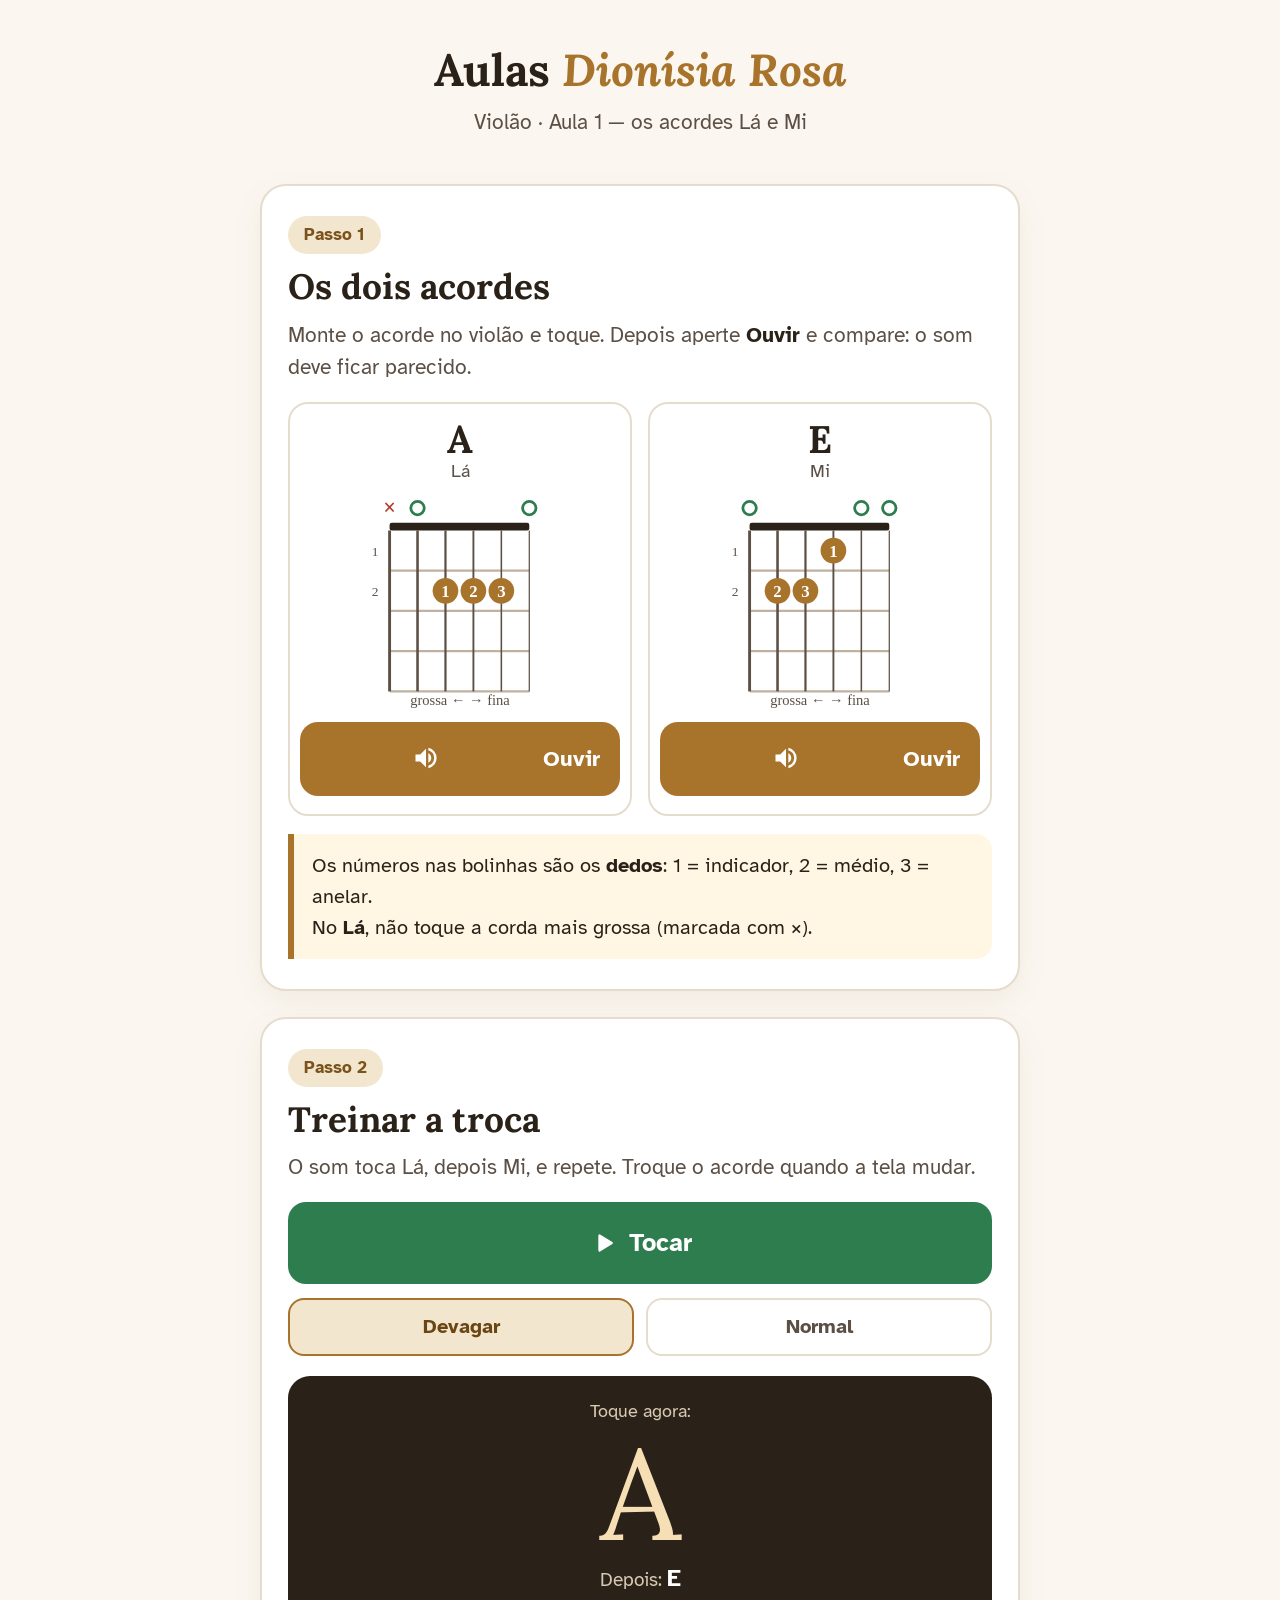
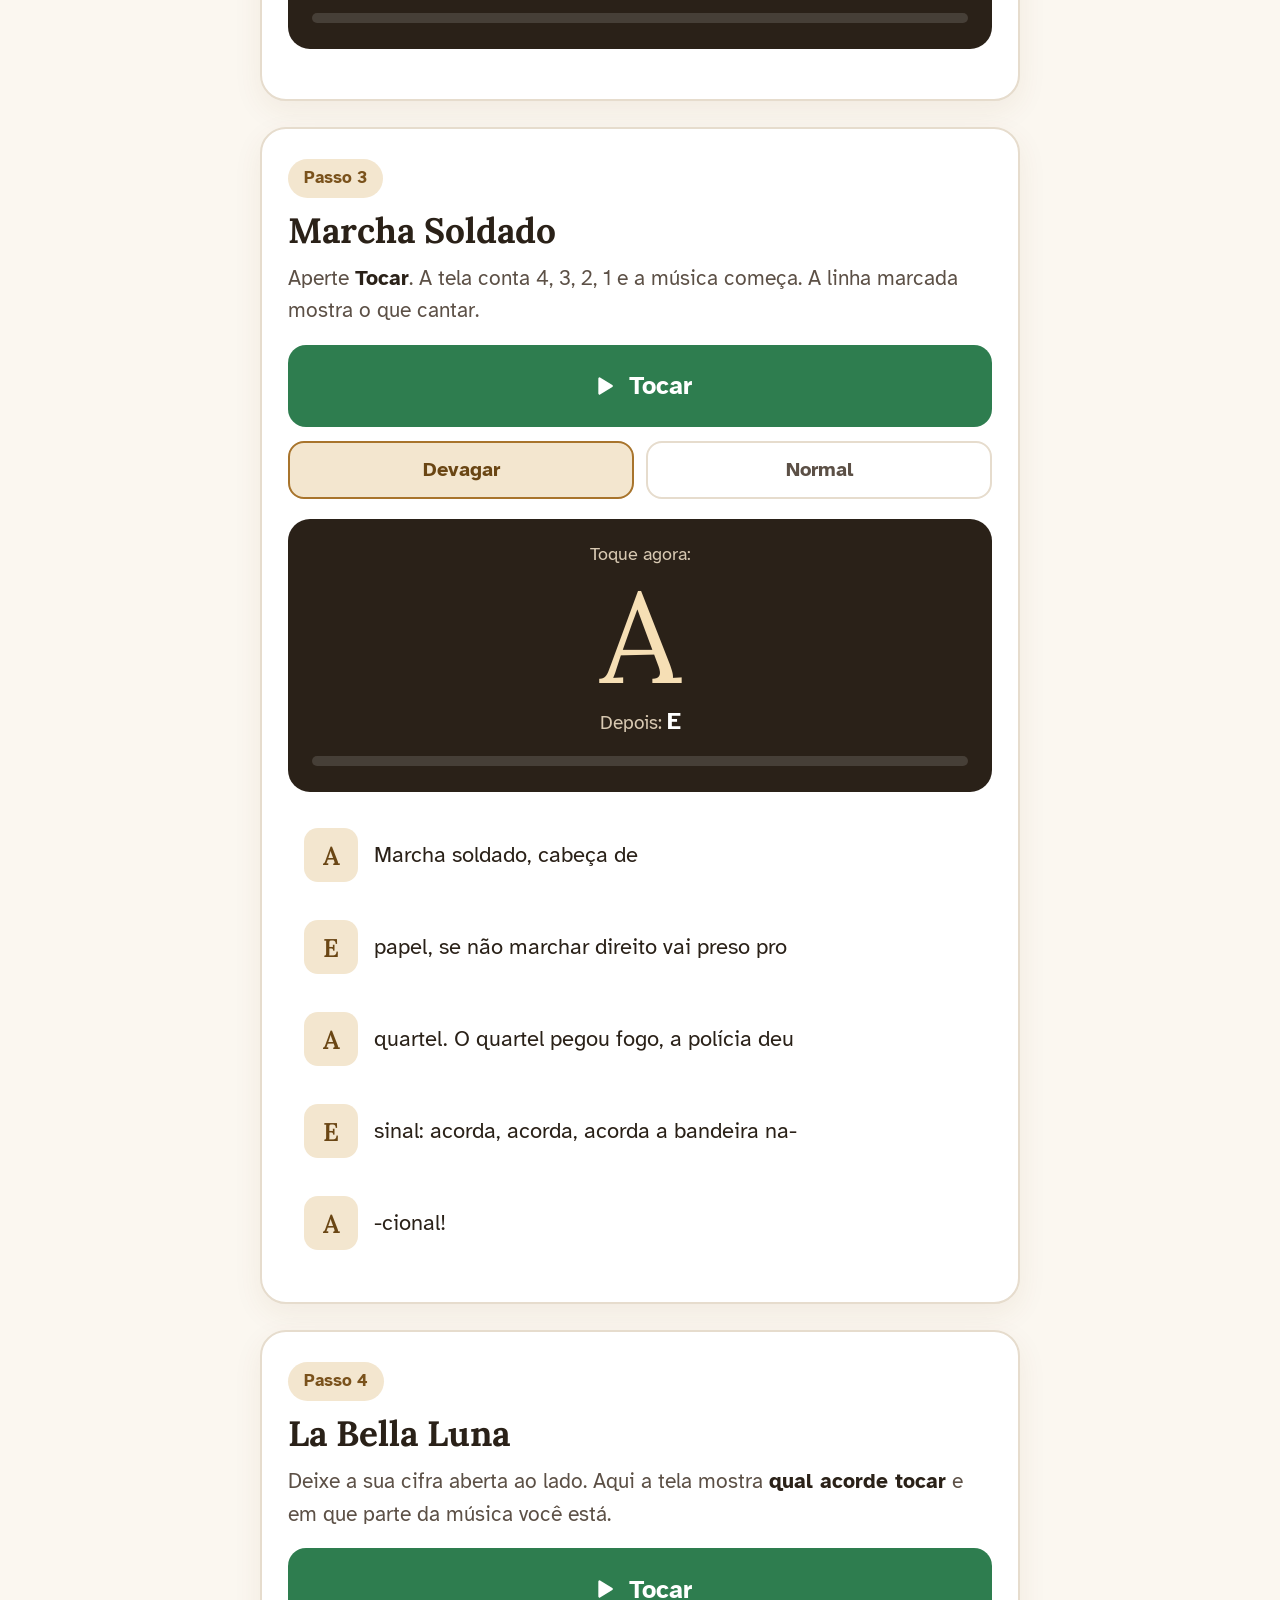
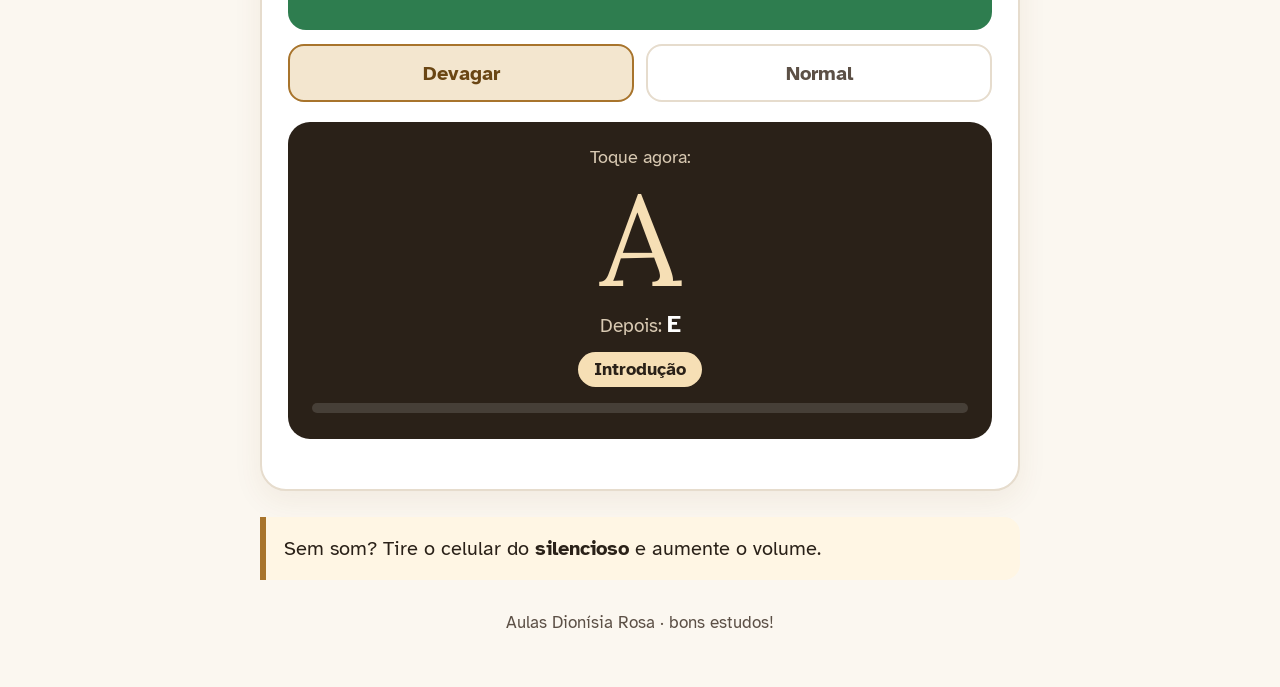
<file: dionisia/index.html>
<!DOCTYPE html>
<html lang="pt-BR">
<head>
<meta charset="utf-8"><meta name="referrer" content="strict-origin-when-cross-origin"><meta http-equiv="Content-Security-Policy" content="upgrade-insecure-requests; object-src 'none'; base-uri 'self'">
<meta name="viewport" content="width=device-width,initial-scale=1">
<title>Aulas Dionísia Rosa</title>
<meta name="description" content="Aulas de violão da Dionísia Rosa: acordes Lá e Mi, Marcha Soldado e La Bella Luna.">
<meta name="robots" content="noindex">
<meta name="theme-color" content="#fbf7f0">
<link rel="preconnect" href="https://fonts.googleapis.com">
<link rel="preconnect" href="https://fonts.gstatic.com" crossorigin>
<link href="https://fonts.googleapis.com/css2?family=Atkinson+Hyperlegible:wght@400;700&family=Lora:ital,wght@0,600;1,600&display=swap" rel="stylesheet">
<style>
:root{
  --bg:#fbf7f0;--card:#ffffff;--ink:#2a2118;--soft:#5c5046;--line:#e6dccd;
  --gold:#a8742c;--gold-l:#f3e6cf;--play:#2e7d4f;--stop:#b23a2e;
  --serif:'Lora',Georgia,serif;--sans:'Atkinson Hyperlegible',Verdana,sans-serif;
}
*{box-sizing:border-box;margin:0;padding:0}
body{background:var(--bg);color:var(--ink);font-family:var(--sans);font-size:21px;line-height:1.55;-webkit-font-smoothing:antialiased}
.wrap{width:min(760px,92%);margin:auto}
header{padding:44px 0 20px;text-align:center}
header h1{font-family:var(--serif);font-size:clamp(2rem,7vw,2.8rem);line-height:1.15}
header h1 em{color:var(--gold)}
header p{color:var(--soft);margin-top:10px}

.step{background:var(--card);border:2px solid var(--line);border-radius:26px;padding:30px 26px;margin:26px 0;box-shadow:0 10px 30px #6b4a1a12}
.tag{display:inline-block;background:var(--gold-l);color:#7a521c;font-weight:700;font-size:17px;padding:6px 16px;border-radius:999px;margin-bottom:12px}
h2{font-family:var(--serif);font-size:clamp(1.7rem,6vw,2.2rem);line-height:1.2;margin-bottom:10px}
.step>p{color:var(--soft);margin-bottom:18px}
b{color:var(--ink)}

.chords{display:grid;grid-template-columns:1fr 1fr;gap:16px}
.chord{min-width:0;border:2px solid var(--line);border-radius:20px;padding:16px 10px 18px;text-align:center}
.chord h3{font-family:var(--serif);font-size:2.4rem;line-height:1}
.chord h3 small{display:block;font-family:var(--sans);font-size:18px;color:var(--soft);font-weight:400;margin-top:4px}
.chord svg{width:100%;max-width:190px;height:auto;margin:8px auto 10px;display:block}

.btn{display:flex;align-items:center;justify-content:center;gap:12px;width:100%;min-height:68px;padding:14px 20px;border-radius:18px;border:0;font-family:var(--sans);font-size:22px;font-weight:700;cursor:pointer;-webkit-tap-highlight-color:transparent}
.btn svg{width:28px;height:28px;flex:none}
.btn:focus-visible{outline:4px solid var(--gold);outline-offset:3px}
.btn-hear{background:var(--gold);color:#fff}
.btn-play{background:var(--play);color:#fff;min-height:82px;font-size:25px}
.btn-play.on{background:var(--stop)}
.btn:active{transform:scale(.98)}

.speed{display:grid;grid-template-columns:1fr 1fr;gap:12px;margin-top:14px}
.speed button{min-height:58px;border-radius:16px;border:2px solid var(--line);background:#fff;font-family:var(--sans);font-size:20px;font-weight:700;color:var(--soft);cursor:pointer}
.speed button[aria-pressed="true"]{border-color:var(--gold);background:var(--gold-l);color:#6a4614}

.screen{margin:20px 0;border-radius:22px;background:#2a2118;color:#fff;text-align:center;padding:22px 14px 26px}
.screen .label{font-size:18px;color:#d8c9b2}
.screen .now{font-family:var(--serif);font-size:clamp(5rem,26vw,8rem);line-height:1.05;color:#f6dfb5}
.screen .next{font-size:19px;color:#d8c9b2}
.screen .next b{color:#fff;font-size:24px}
.screen .part{display:inline-block;margin-top:8px;font-size:18px;color:#2a2118;background:#f6dfb5;border-radius:999px;padding:4px 16px;font-weight:700}
.bar{height:10px;background:#ffffff22;border-radius:10px;margin:16px 10px 0;overflow:hidden}
.bar div{height:100%;width:0;background:#f6dfb5}

.lyrics{margin-top:6px}
.line{display:flex;gap:16px;align-items:center;padding:14px;border-radius:16px;margin:6px 0;border:2px solid transparent}
.line .ch{flex:none;width:54px;height:54px;border-radius:14px;display:grid;place-items:center;font-family:var(--serif);font-size:1.6rem;font-weight:600;background:var(--gold-l);color:#6a4614}
.line .tx{font-size:22px}
.line.on{background:#fff6e4;border-color:var(--gold)}
.line.on .ch{background:var(--gold);color:#fff}

.tip{background:#fff6e4;border-left:6px solid var(--gold);border-radius:0 16px 16px 0;padding:16px 18px;margin-top:18px;color:var(--ink);font-size:20px}
footer{text-align:center;color:var(--soft);font-size:17px;padding:20px 0 50px}

@media(max-width:480px){
  body{font-size:20px}
  .step{padding:24px 18px;border-radius:22px}
  .chords{gap:10px}
  .line{padding:10px;gap:12px}
  .line .tx{font-size:20px}
}
</style>
</head>
<body>

<svg width="0" height="0" style="position:absolute" aria-hidden="true">
  <symbol id="i-play" viewBox="0 0 24 24"><path fill="currentColor" d="M8 5.5v13a1 1 0 0 0 1.5.86l10.5-6.5a1 1 0 0 0 0-1.72L9.5 4.64A1 1 0 0 0 8 5.5z"/></symbol>
  <symbol id="i-stop" viewBox="0 0 24 24"><rect fill="currentColor" x="6" y="6" width="12" height="12" rx="2"/></symbol>
  <symbol id="i-ear" viewBox="0 0 24 24"><path fill="currentColor" d="M3 9v6h4l5 5V4L7 9H3zm13.5 3A4.5 4.5 0 0 0 14 8v8a4.5 4.5 0 0 0 2.5-4zM14 3.2v2.1a7 7 0 0 1 0 13.4v2.1a9 9 0 0 0 0-17.6z"/></symbol>
</svg>

<header class="wrap">
  <h1>Aulas <em>Dionísia Rosa</em></h1>
  <p>Violão · Aula 1 — os acordes Lá e Mi</p>
</header>

<main class="wrap">

  <section class="step">
    <span class="tag">Passo 1</span>
    <h2>Os dois acordes</h2>
    <p>Monte o acorde no violão e toque. Depois aperte <b>Ouvir</b> e compare: o som deve ficar parecido.</p>
    <div class="chords">
      <div class="chord">
        <h3>A <small>Lá</small></h3>
        <div id="dA"></div>
        <button class="btn btn-hear" data-hear="A"><svg><use href="#i-ear"/></svg>Ouvir</button>
      </div>
      <div class="chord">
        <h3>E <small>Mi</small></h3>
        <div id="dE"></div>
        <button class="btn btn-hear" data-hear="E"><svg><use href="#i-ear"/></svg>Ouvir</button>
      </div>
    </div>
    <div class="tip">Os números nas bolinhas são os <b>dedos</b>: 1 = indicador, 2 = médio, 3 = anelar.<br>No <b>Lá</b>, não toque a corda mais grossa (marcada com ×).</div>
  </section>

  <section class="step">
    <span class="tag">Passo 2</span>
    <h2>Treinar a troca</h2>
    <p>O som toca Lá, depois Mi, e repete. Troque o acorde quando a tela mudar.</p>
    <div id="pTreino"></div>
  </section>

  <section class="step">
    <span class="tag">Passo 3</span>
    <h2>Marcha Soldado</h2>
    <p>Aperte <b>Tocar</b>. A tela conta 4, 3, 2, 1 e a música começa. A linha marcada mostra o que cantar.</p>
    <div id="pMarcha"></div>
  </section>

  <section class="step">
    <span class="tag">Passo 4</span>
    <h2>La Bella Luna</h2>
    <p>Deixe a sua cifra aberta ao lado. Aqui a tela mostra <b>qual acorde tocar</b> e em que parte da música você está.</p>
    <div id="pLuna"></div>
  </section>

  <div class="tip" style="margin-bottom:10px">Sem som? Tire o celular do <b>silencioso</b> e aumente o volume.</div>
</main>

<footer>Aulas Dionísia Rosa · bons estudos!</footer>

<script>
(function(){
"use strict";
var OPEN=[82.41,110.00,146.83,196.00,246.94,329.63];
var CHORDS={A:{frets:[-1,0,2,2,2,0],fingers:[0,0,1,2,3,0]},E:{frets:[0,2,2,1,0,0],fingers:[0,2,3,1,0,0]}};
function freqOf(s,f){return OPEN[s]*Math.pow(2,f/12);}

/* Diagrama */
function diagram(key){
  var c=CHORDS[key],W=170,H=200,x0=22,y0=38,sx=25,fy=36,s='<svg viewBox="0 0 '+W+' '+H+'" role="img" aria-label="Posição do acorde '+key+'">';
  s+='<rect x="'+x0+'" y="'+(y0-7)+'" width="'+(sx*5)+'" height="7" rx="2" fill="#2a2118"/>';
  for(var f=1;f<=4;f++)s+='<line x1="'+x0+'" y1="'+(y0+f*fy)+'" x2="'+(x0+sx*5)+'" y2="'+(y0+f*fy)+'" stroke="#bfb2a0" stroke-width="2"/>';
  for(var i=0;i<6;i++){
    var x=x0+i*sx,fr=c.frets[i];
    s+='<line x1="'+x+'" y1="'+y0+'" x2="'+x+'" y2="'+(y0+4*fy)+'" stroke="#5c5046" stroke-width="'+(2.6-i*0.3)+'"/>';
    if(fr<0)s+='<text x="'+x+'" y="'+(y0-14)+'" fill="#b23a2e" font-size="20" font-weight="700" text-anchor="middle" font-family="Verdana">×</text>';
    else if(fr===0)s+='<circle cx="'+x+'" cy="'+(y0-20)+'" r="6" fill="none" stroke="#2e7d4f" stroke-width="2.5"/>';
    else{var y=y0+(fr-.5)*fy;s+='<circle cx="'+x+'" cy="'+y+'" r="11.5" fill="#a8742c"/><text x="'+x+'" y="'+(y+5.5)+'" fill="#fff" font-size="15" font-weight="700" text-anchor="middle" font-family="Verdana">'+c.fingers[i]+'</text>';}
  }
  s+='<text x="'+(x0-10)+'" y="'+(y0+fy*.5+5)+'" fill="#5c5046" font-size="12" text-anchor="end" font-family="Verdana">1</text>';
  s+='<text x="'+(x0-10)+'" y="'+(y0+fy*1.5+5)+'" fill="#5c5046" font-size="12" text-anchor="end" font-family="Verdana">2</text>';
  s+='<text x="'+(W/2)+'" y="'+(H-6)+'" fill="#5c5046" font-size="13" text-anchor="middle" font-family="Verdana">grossa ← → fina</text>';
  return s+'</svg>';
}
document.getElementById('dA').innerHTML=diagram('A');
document.getElementById('dE').innerHTML=diagram('E');

/* Áudio: violão sintetizado */
var ctx=null,master=null,cache={};
function ensureAudio(){
  if(!ctx){var AC=window.AudioContext||window.webkitAudioContext;if(!AC)return false;ctx=new AC();
    var comp=ctx.createDynamicsCompressor();comp.threshold.value=-16;comp.ratio.value=4;
    var lp=ctx.createBiquadFilter();lp.type='lowpass';lp.frequency.value=4200;
    master=ctx.createGain();master.gain.value=0.7;master.connect(lp);lp.connect(comp);comp.connect(ctx.destination);}
  if(ctx.state==='suspended'){try{ctx.resume();}catch(e){}}
  return true;
}
function pluckBuf(freq){
  var k=freq.toFixed(2);if(cache[k])return cache[k];
  var sr=ctx.sampleRate,N=Math.max(2,Math.round(sr/freq)),len=Math.floor(sr*2.6),buf=ctx.createBuffer(1,len,sr),d=buf.getChannelData(0),ring=new Float32Array(N),i,prev=0;
  for(i=0;i<N;i++){prev=prev*.5+(Math.random()*2-1)*.5;ring[i]=prev;}
  var decay=Math.pow(.5,1/(freq*1.15)),idx=0;
  for(i=0;i<len;i++){var a=ring[idx],b=ring[(idx+1)%N];d[i]=a;ring[idx]=decay*.5*(a+b);idx=(idx+1)%N;}
  for(i=0;i<60;i++)d[i]*=i/60;
  return cache[k]=buf;
}
function newBus(){var g=ctx.createGain();g.connect(master);return{g:g,last:[]};}
function killBus(bus){if(!bus)return;var g=bus.g;g.gain.setTargetAtTime(0,ctx.currentTime,.04);setTimeout(function(){try{g.disconnect();}catch(e){}},500);}
function note(bus,s,freq,t,vel){
  var src=ctx.createBufferSource();src.buffer=pluckBuf(freq);var g=ctx.createGain();g.gain.setValueAtTime(vel,t);
  src.connect(g);g.connect(bus.g);if(bus.last[s]){try{bus.last[s].gain.setTargetAtTime(0,t,.025);}catch(e){}}bus.last[s]=g;src.start(t);src.stop(t+2.6);
}
function strum(bus,key,t,dir,vel,spread){
  var c=CHORDS[key],list=[];for(var i=0;i<6;i++)if(c.frets[i]>=0)list.push(i);
  if(dir==='U')list=list.filter(function(s){return s>=2;}).reverse();
  spread=spread||.011;
  list.forEach(function(s,j){note(bus,s,freqOf(s,c.frets[s]),t+j*spread*(.85+Math.random()*.3),vel*(dir==='U'?.6:1)*(.85+Math.random()*.15)*.32);});
}
function click(bus,t,acc){var o=ctx.createOscillator(),g=ctx.createGain();o.frequency.value=acc?1500:1000;g.gain.setValueAtTime(.0001,t);g.gain.exponentialRampToValueAtTime(acc?.5:.35,t+.002);g.gain.exponentialRampToValueAtTime(.0001,t+.06);o.connect(g);g.connect(bus.g);o.start(t);o.stop(t+.08);}

var chordBus=null;
document.querySelectorAll('[data-hear]').forEach(function(b){b.addEventListener('click',function(){
  if(!ensureAudio())return;stopAll();killBus(chordBus);chordBus=newBus();strum(chordBus,b.dataset.hear,ctx.currentTime+.05,'D',1,.03);
});});

/* Músicas */
var PAT={marcha:{per:2,hits:[[0,'D',1],[1,'U',.7]]},pop:{per:8,hits:[[0,'D',1],[2,'D',.85],[3,'U',.7],[5,'U',.7],[6,'D',.85],[7,'U',.7]]}};
var SONGS={
  treino:{slow:56,normal:76,pattern:'pop',bpb:4,loop:true,segs:(function(){var a=[];for(var i=0;i<6;i++){a.push(['A',4]);a.push(['E',4]);}return a;})()},
  marcha:{slow:72,normal:96,pattern:'marcha',bpb:2,lyrics:true,segs:[
    ['A',8,'Marcha soldado, cabeça de'],
    ['E',8,'papel, se não marchar direito vai preso pro'],
    ['A',8,'quartel. O quartel pegou fogo, a polícia deu'],
    ['E',8,'sinal: acorda, acorda, acorda a bandeira na-'],
    ['A',8,'-cional!']]},
  luna:{slow:70,normal:92,pattern:'pop',bpb:4,segs:(function(){var a=[];[['Introdução',1],['Primeira parte',4],['Refrão',4],['"Ó lua…"',4],['Refrão',4]].forEach(function(p){for(var i=0;i<p[1];i++){a.push(['A',4,'',p[0]]);a.push(['E',4,'',p[0]]);}});a.push(['A',4,'','Final']);return a;})()}
};
var players=[];
function stopAll(){players.forEach(function(p){p();});}

function build(id,key){
  var song=SONGS[key],el=document.getElementById(id),h='';
  h+='<button class="btn btn-play" data-play><svg><use href="#i-play"/></svg><span>Tocar</span></button>';
  h+='<div class="speed"><button data-sp="slow" aria-pressed="true">Devagar</button><button data-sp="normal" aria-pressed="false">Normal</button></div>';
  h+='<div class="screen"><div class="label" data-label>Toque agora:</div><div class="now" data-now>'+song.segs[0][0]+'</div><div class="next" data-next>Depois: <b>'+song.segs[1][0]+'</b></div>'+(song.segs[0][3]?'<div class="part" data-part>'+song.segs[0][3]+'</div>':'')+'<div class="bar"><div data-bar></div></div></div>';
  if(song.lyrics){h+='<div class="lyrics">';song.segs.forEach(function(s,i){h+='<div class="line" data-l="'+i+'"><span class="ch">'+s[0]+'</span><span class="tx">'+s[2]+'</span></div>';});h+='</div>';}
  el.innerHTML=h;
  var q=function(s){return el.querySelector(s);},btn=q('[data-play]'),nowE=q('[data-now]'),nextE=q('[data-next]'),labE=q('[data-label]'),partE=q('[data-part]'),barE=q('[data-bar]'),lines=el.querySelectorAll('[data-l]');
  var speed='slow',st={on:false,bus:null,raf:0,tl:null};
  el.querySelectorAll('[data-sp]').forEach(function(b){b.addEventListener('click',function(){
    speed=b.dataset.sp;el.querySelectorAll('[data-sp]').forEach(function(x){x.setAttribute('aria-pressed',x===b?'true':'false');});
    if(st.on){stop();start();}
  });});
  function setLine(i){lines.forEach(function(l,j){l.classList.toggle('on',j===i);});}
  function reset(){nowE.textContent=song.segs[0][0];labE.textContent='Toque agora:';nextE.innerHTML='Depois: <b>'+song.segs[1][0]+'</b>';if(partE)partE.textContent=song.segs[0][3];barE.style.width='0';setLine(-1);}
  function start(){
    if(!ensureAudio())return;stopAll();
    var spb=60/song[speed],t0=ctx.currentTime+.2,bus=newBus(),pat=PAT[song.pattern],i,b,t,tl=[],g=0;
    for(i=0;i<4;i++)click(bus,t0+i*spb,i===0);
    t=t0+4*spb;
    song.segs.forEach(function(seg,si){var s0=t;for(b=0;b<seg[1];b++){var bt=t+b*spb,pos=g%song.bpb;
      if(pat.per===2)pat.hits.forEach(function(x){strum(bus,seg[0],bt+x[0]*spb/2,x[1],x[2]*(pos===0?1.1:.9));});
      else if(pos===0)pat.hits.forEach(function(x){strum(bus,seg[0],bt+x[0]*spb/2,x[1],x[2]);});g++;}
      t+=seg[1]*spb;tl.push({s:s0,e:t,i:si});});
    if(!song.loop)strum(bus,song.segs[song.segs.length-1][0],t,'D',1,.025);
    st={on:true,bus:bus,raf:0,tl:{t0:t0,spb:spb,list:tl,end:t+(song.loop?0:1.6)}};
    btn.classList.add('on');btn.innerHTML='<svg><use href="#i-stop"/></svg><span>Parar</span>';
    loop();
  }
  function stop(){if(!st.on)return;st.on=false;cancelAnimationFrame(st.raf);killBus(st.bus);btn.classList.remove('on');btn.innerHTML='<svg><use href="#i-play"/></svg><span>Tocar</span>';reset();}
  function loop(){
    if(!st.on)return;var T=st.tl,now=ctx.currentTime,s0=T.t0+4*T.spb;
    if(now<s0){var n=4-Math.max(0,Math.floor((now-T.t0)/T.spb));labE.textContent='Prepare-se…';nowE.textContent=n<1?1:n;nextE.innerHTML='Começa com: <b>'+song.segs[0][0]+'</b>';}
    else{
      var cur=null;for(var i=0;i<T.list.length;i++)if(now>=T.list[i].s&&now<T.list[i].e){cur=T.list[i];break;}
      if(cur){var seg=song.segs[cur.i],nx=song.segs[cur.i+1];labE.textContent='Toque agora:';
        if(nowE.textContent!==seg[0])nowE.textContent=seg[0];
        nextE.innerHTML=nx?'Depois: <b>'+nx[0]+'</b>':(song.loop?'Depois: <b>'+song.segs[0][0]+'</b>':'<b>Último!</b>');
        if(partE&&partE.textContent!==seg[3])partE.textContent=seg[3];
        if(lines.length&&!lines[cur.i].classList.contains('on'))setLine(cur.i);
      }
      var tot=T.list[T.list.length-1].e-s0;barE.style.width=Math.min(100,(now-s0)/tot*100)+'%';
    }
    if(now>=T.end){if(song.loop){stop();start();return;}stop();return;}
    st.raf=requestAnimationFrame(loop);
  }
  btn.addEventListener('click',function(){st.on?stop():start();});
  players.push(stop);
}
build('pTreino','treino');build('pMarcha','marcha');build('pLuna','luna');
})();
</script>
</body>
</html>
</file>
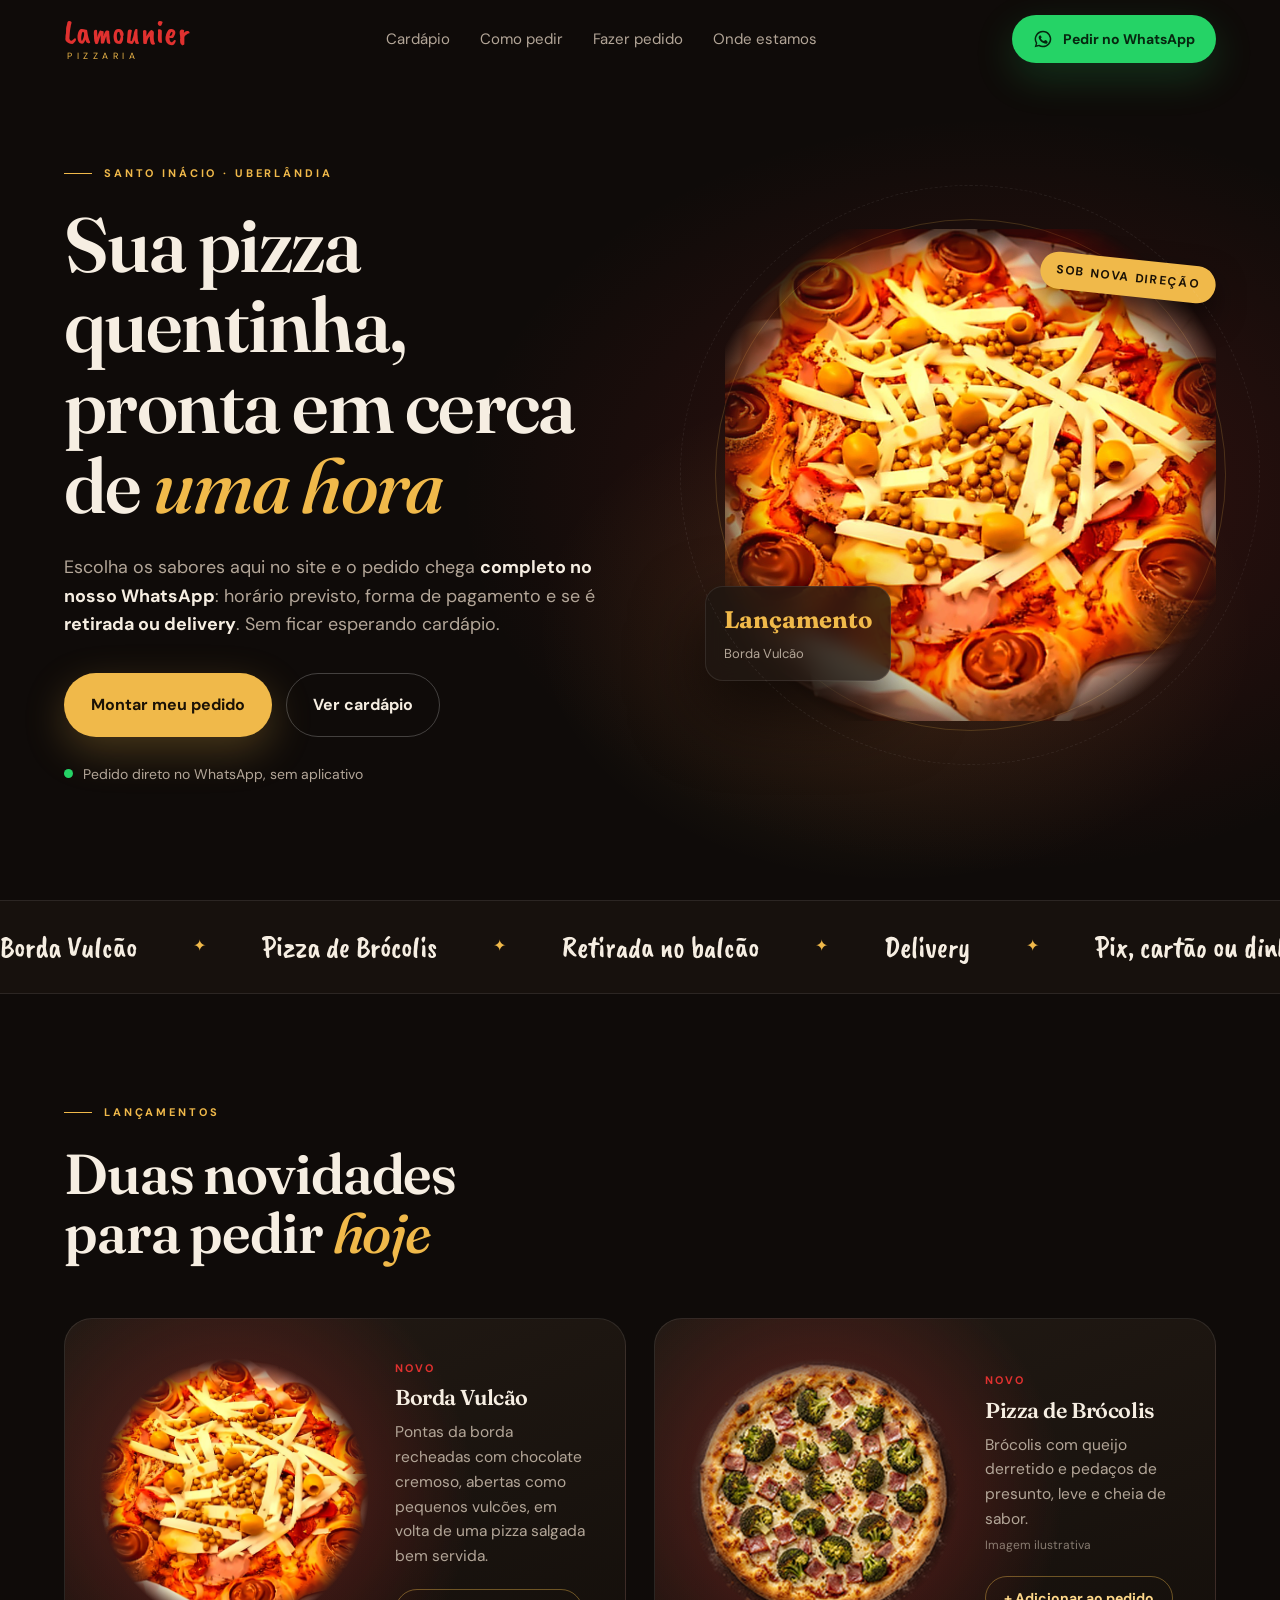
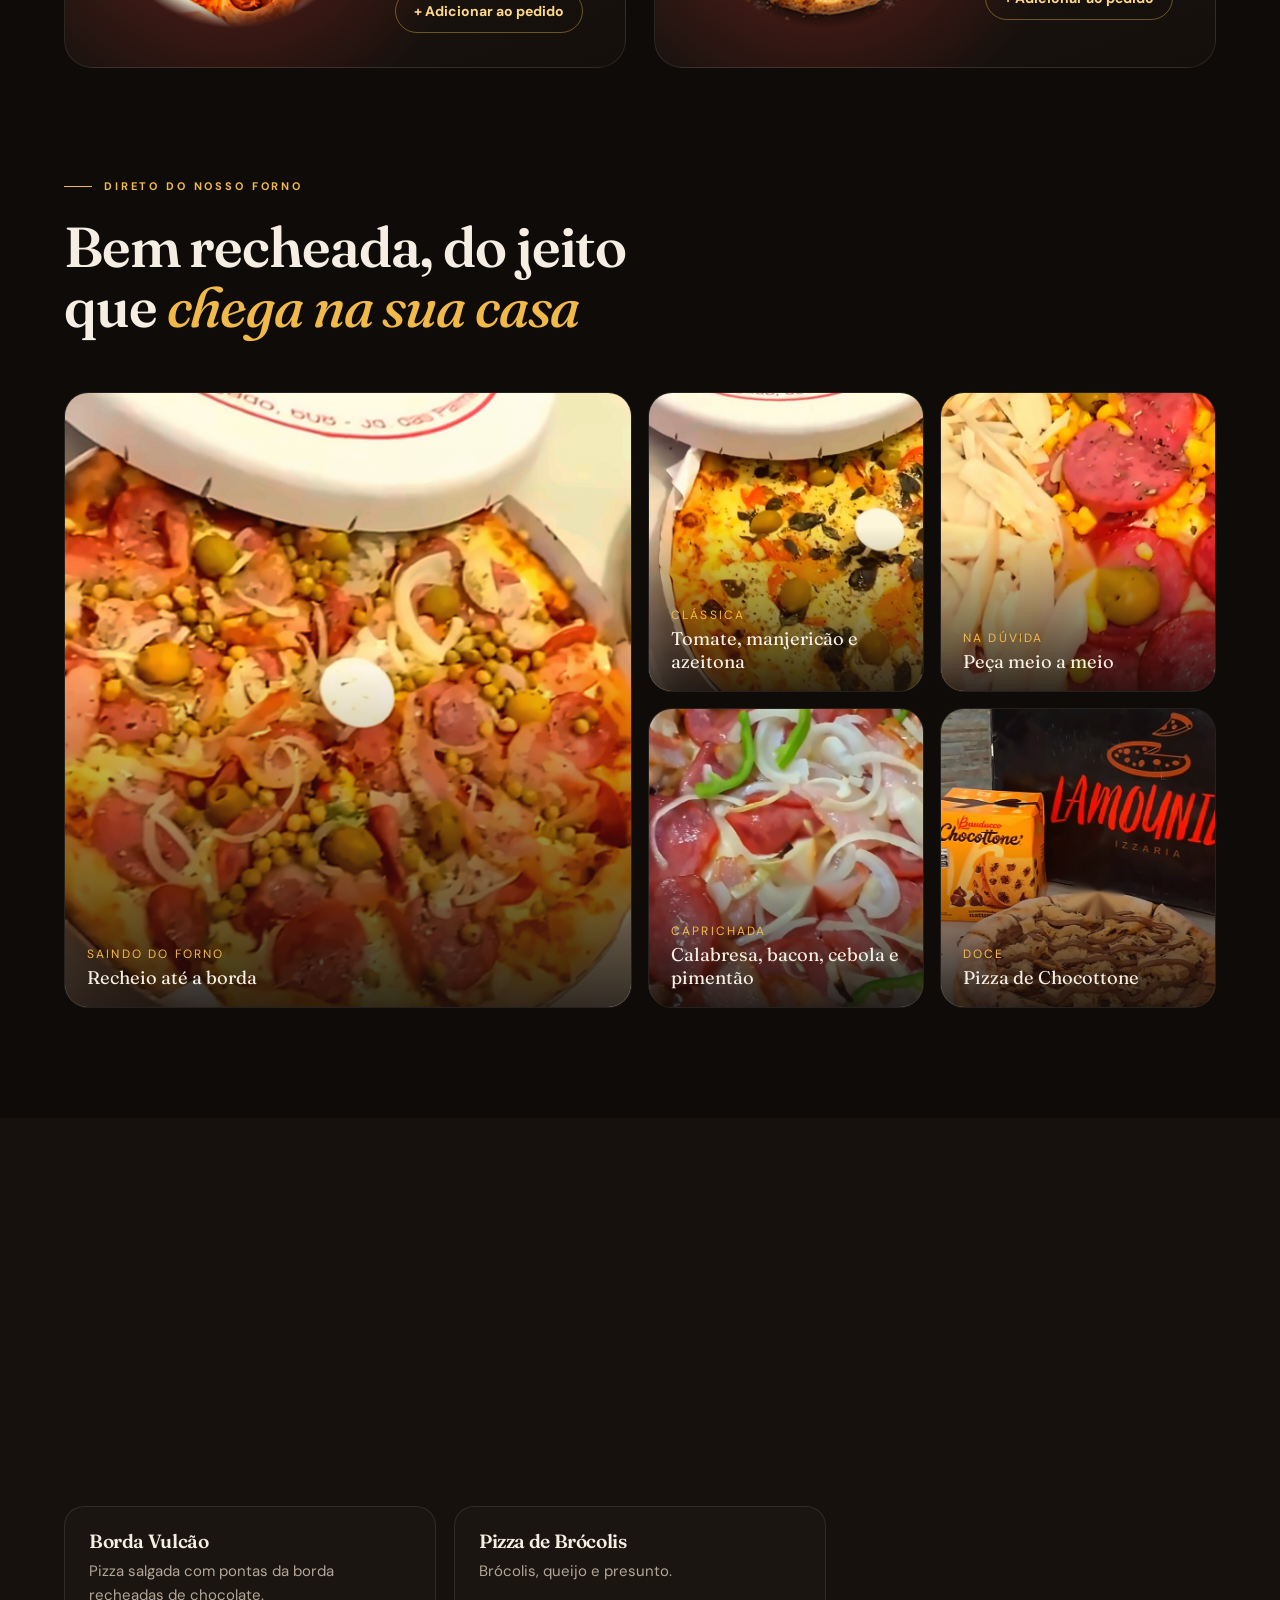
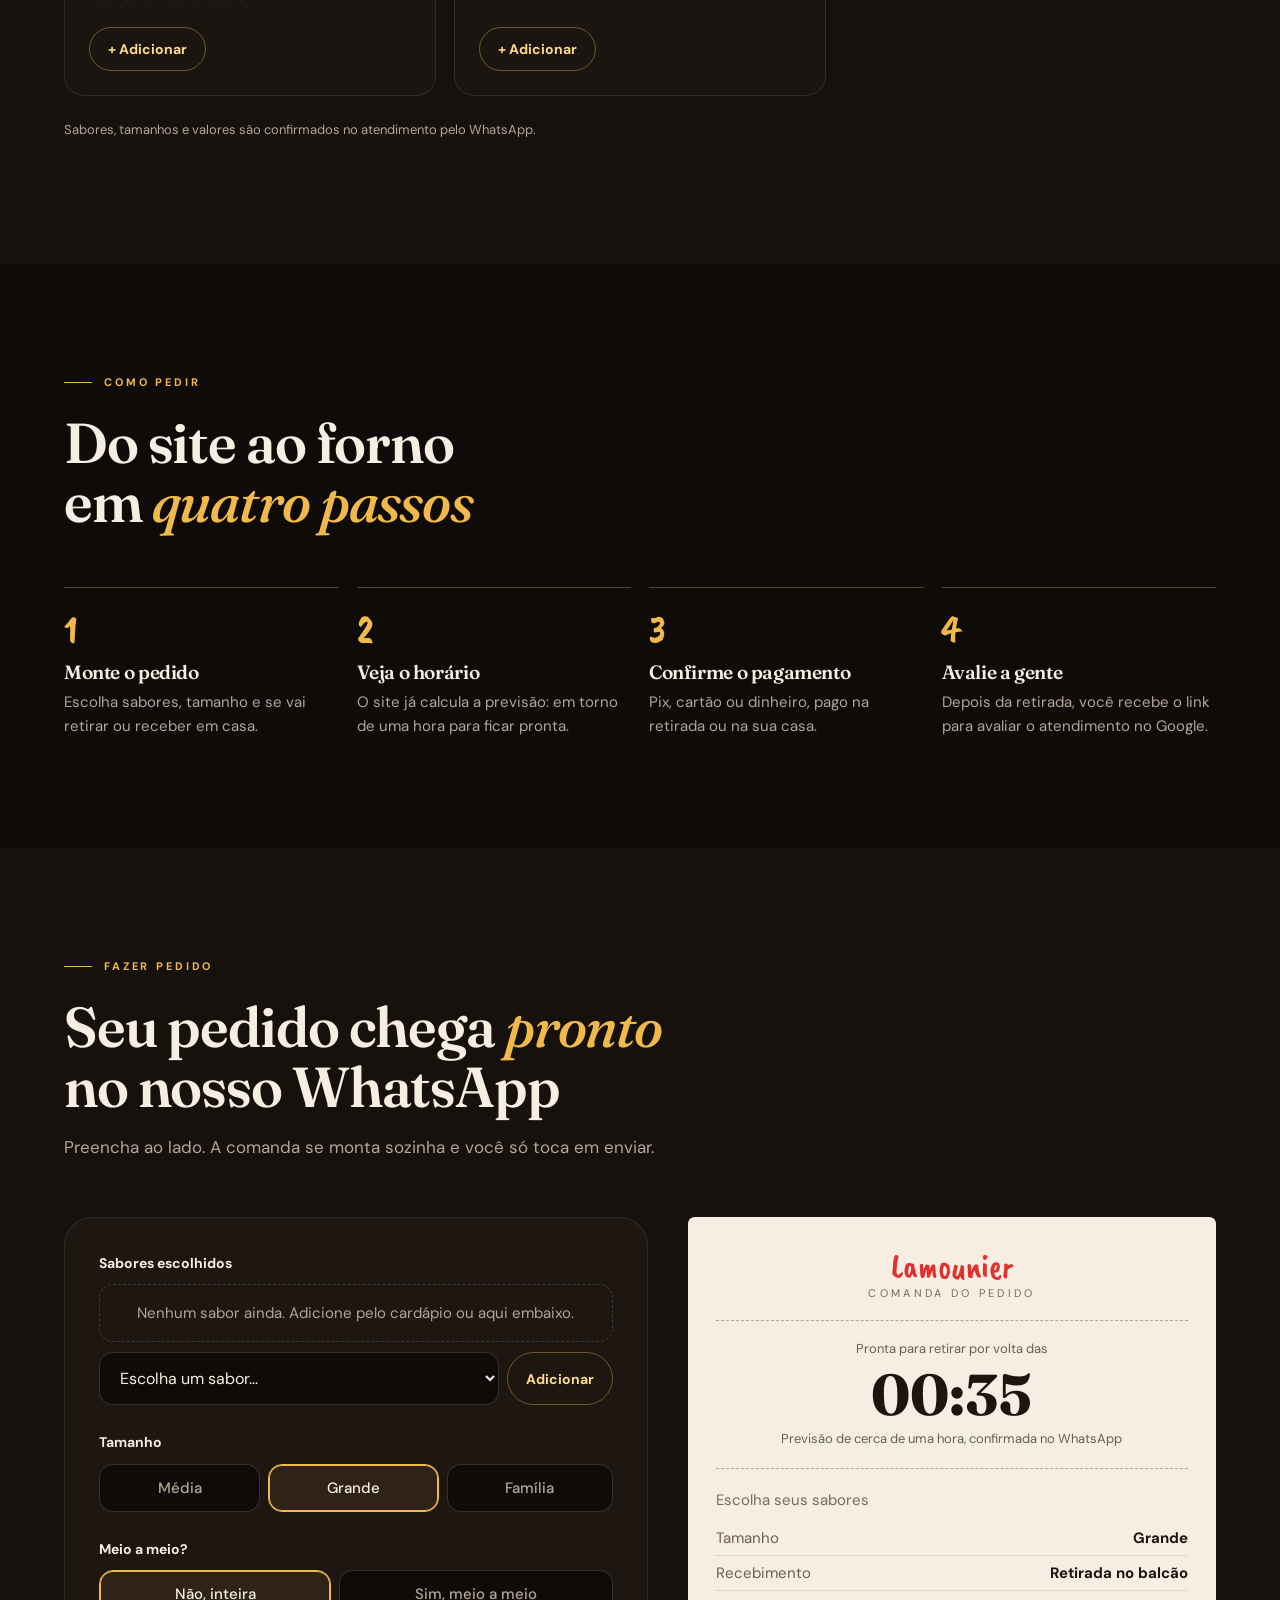
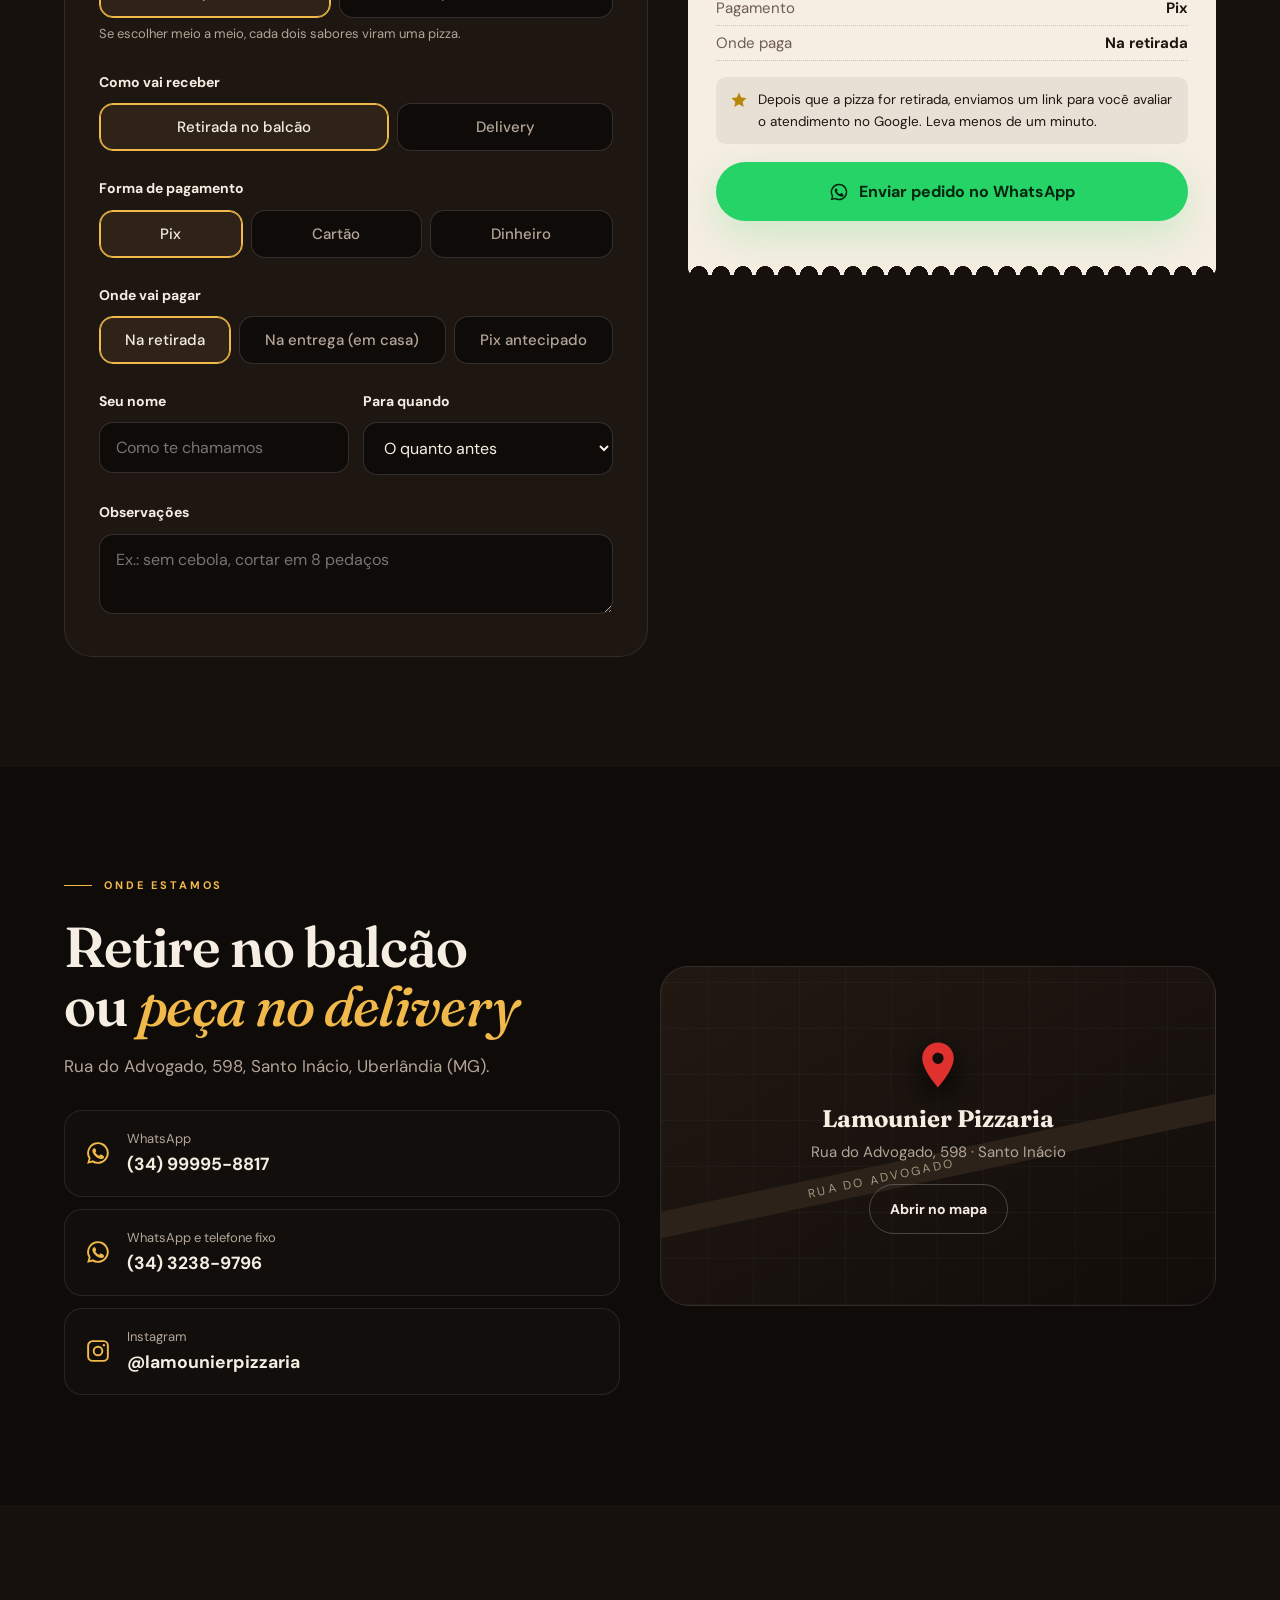
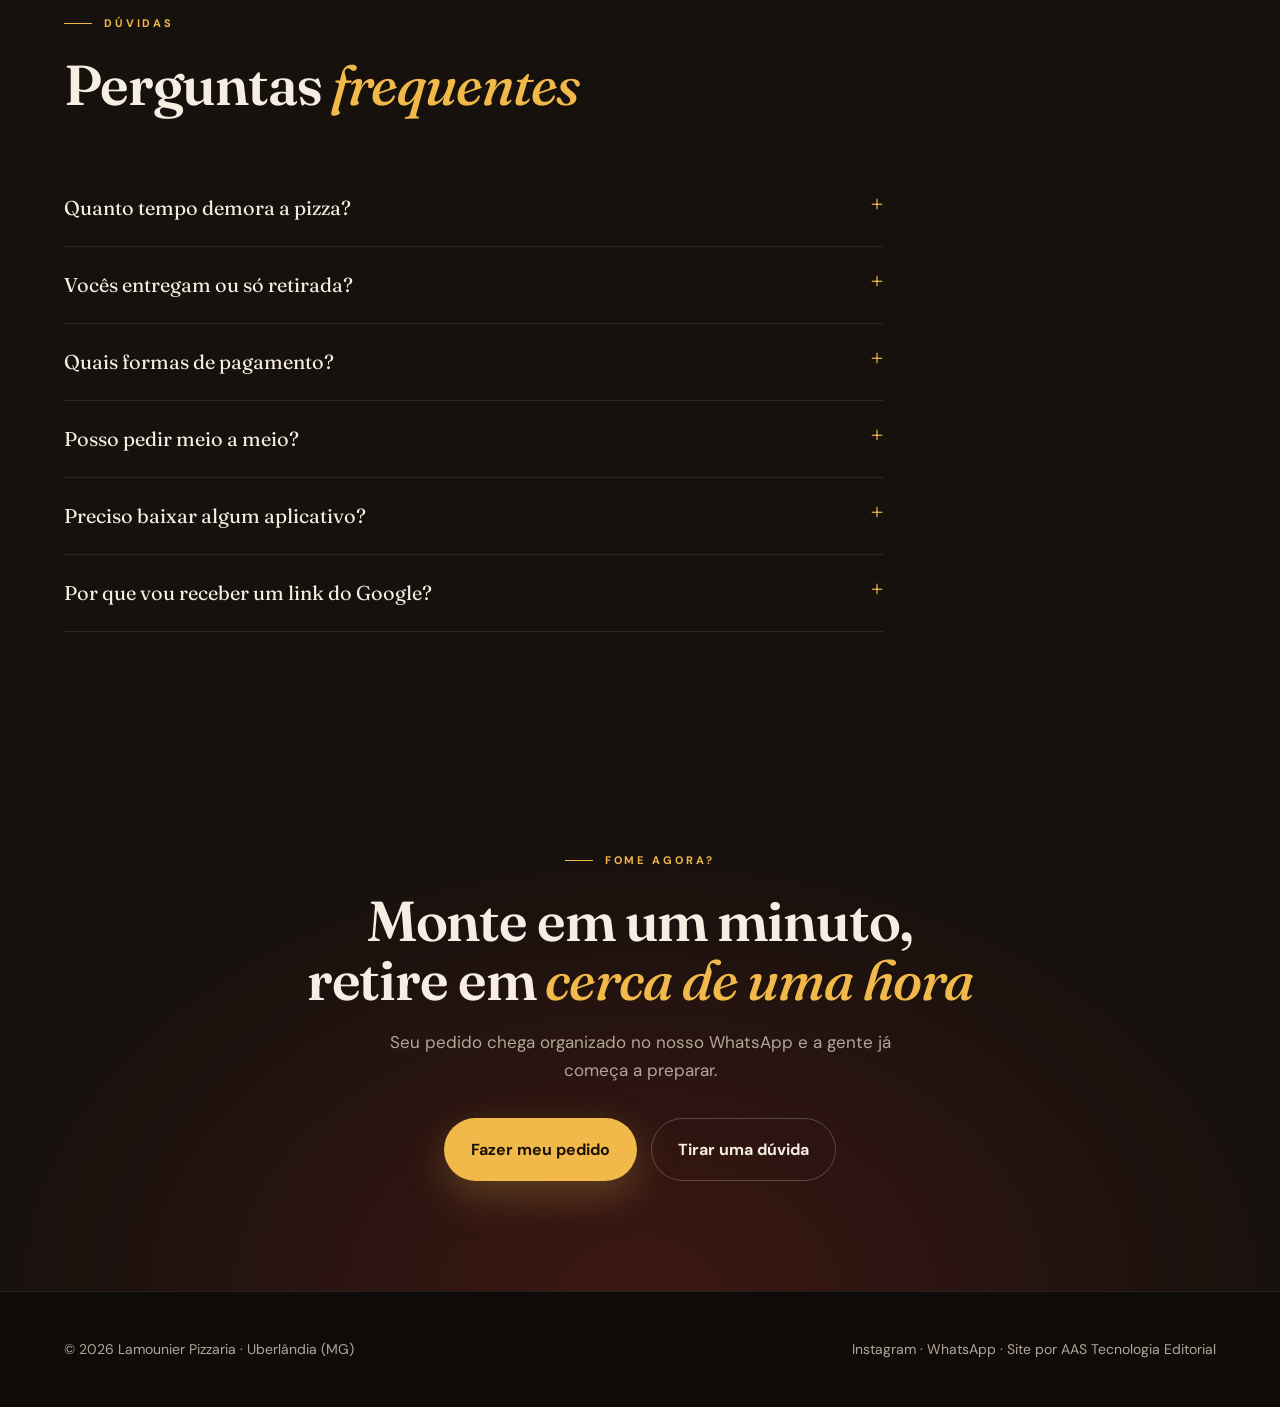
<file: lamounier/index.html>
<!DOCTYPE html>
<html lang="pt-BR">
<head>
<meta charset="utf-8">
<meta name="viewport" content="width=device-width,initial-scale=1">
<title>Lamounier Pizzaria</title>
<meta name="description" content="Lamounier Pizzaria em Uberlândia, Santo Inácio. Monte seu pedido no site e envie pelo WhatsApp: pizza pronta em cerca de uma hora, retirada ou delivery.">
<meta name="theme-color" content="#0f0b09">
<meta property="og:title" content="Lamounier Pizzaria · Uberlândia">
<meta property="og:description" content="Peça pelo WhatsApp: pizza pronta em cerca de uma hora. Retirada ou delivery no Santo Inácio.">
<meta property="og:type" content="website">
<meta name="twitter:card" content="summary_large_image">
<link rel="preconnect" href="https://fonts.googleapis.com">
<link rel="preconnect" href="https://fonts.gstatic.com" crossorigin>
<link href="https://fonts.googleapis.com/css2?family=Caveat+Brush&family=Fraunces:ital,opsz,wght@0,9..144,600;1,9..144,500&family=DM+Sans:wght@400;500;700&display=swap" rel="stylesheet">
<style>
/* VOICE: quente, de bairro, mas com acabamento de casa premium.
   IDEA: a comanda da pizzaria — o pedido vira um tíquete que vai direto ao WhatsApp.
   PICTURE: pizza ilustrada em SVG girando devagar sobre brasa; o tíquete vivo do pedido.
   COLOUR and TYPE: preto-forno, amarelo-mostarda do folheto, vermelho só na marca; Caveat Brush (letreiro), Fraunces, DM Sans.
   LAYOUT: hero 2 colunas, faixa corrida, cardápio, montador de pedido com tíquete ao lado, local, FAQ. */
:root{color-scheme:dark;
  --bg:#0f0b09;--bg2:#17110d;--panel:#1d1611;--line:#ffffff17;
  --gold:#f0b94a;--gold2:#ffd98a;--red:#e0312f;--cream:#f6eee2;--muted:#b3a698;--wa:#25d366;
  --brush:'Caveat Brush',cursive;--serif:'Fraunces',Georgia,serif;--sans:'DM Sans',system-ui,sans-serif}
*{box-sizing:border-box;min-width:0}
html{scroll-behavior:smooth;scroll-padding-top:80px}
body{margin:0;background:var(--bg);color:var(--cream);font:17px/1.6 var(--sans);overflow-x:clip}
a{color:inherit}
img,svg{display:block;max-width:100%}
.wrap{width:min(1180px,90%);margin:auto}
section{padding:110px 0}
.alt{background:var(--bg2)}
h1,h2,h3{font-family:var(--serif);font-weight:600;letter-spacing:-.02em;line-height:1.05;margin:0;text-wrap:balance}
h1{font-size:clamp(2.7rem,6vw,5.4rem)}
h2{font-size:clamp(2.1rem,4.4vw,3.6rem)}
h3{font-size:1.35rem}
h1 em,h2 em{color:var(--gold);font-style:italic;font-weight:500}
.eyebrow{display:flex;align-items:center;gap:12px;font-size:11px;font-weight:700;text-transform:uppercase;letter-spacing:.26em;color:var(--gold);margin-bottom:22px}
.eyebrow:before{content:"";width:28px;height:1px;background:var(--gold)}
.head{max-width:720px;margin-bottom:56px}
.head p{color:var(--muted);margin:18px 0 0}
.btn{display:inline-flex;align-items:center;justify-content:center;gap:10px;padding:18px 26px;border-radius:999px;font-weight:700;font-size:16px;text-decoration:none;border:1px solid transparent;cursor:pointer;transition:transform .3s,box-shadow .3s,background .3s;font-family:var(--sans)}
.btn:hover{transform:translateY(-3px)}
.btn:focus-visible,button:focus-visible,input:focus-visible,select:focus-visible,textarea:focus-visible,summary:focus-visible{outline:2px solid var(--gold2);outline-offset:3px}
.btn-gold{background:var(--gold);color:#1b1206;box-shadow:0 14px 40px #f0b94a40}
.btn-wa{background:var(--wa);color:#06260f;box-shadow:0 14px 40px #25d36633}
.btn-ghost{border-color:#ffffff38;color:var(--cream);background:transparent}
.btn-ghost:hover{border-color:var(--gold)}
.btn svg{width:20px;height:20px}
/* header */
header{position:fixed;inset:0 0 auto;z-index:50;transition:.4s}
header.scrolled{background:#0f0b09cc;backdrop-filter:blur(14px);-webkit-backdrop-filter:blur(14px);border-bottom:1px solid var(--line)}
.nav{display:flex;align-items:center;justify-content:space-between;gap:20px;height:78px}
.logo{display:flex;flex-direction:column;line-height:.9;text-decoration:none}
.logo b{font-family:var(--brush);font-weight:400;font-size:34px;color:var(--red);letter-spacing:.01em}
.logo small{font-size:9px;letter-spacing:.5em;color:var(--gold);padding-left:3px;margin-top:4px}
.menu{display:flex;gap:30px;font-size:15px}
.menu a{text-decoration:none;color:var(--muted)}
.menu a:hover{color:var(--cream)}
.nav .btn{padding:12px 20px;font-size:14px}
/* hero */
.hero{min-height:100svh;display:flex;align-items:center;padding:120px 0 70px;position:relative;overflow:hidden;
  background:radial-gradient(60% 60% at 78% 55%,#e0312f2e,transparent 70%),radial-gradient(40% 40% at 70% 70%,#f0b94a24,transparent 70%)}
.hero .wrap{display:grid;grid-template-columns:1.1fr .9fr;gap:60px;align-items:center}
.hero p.lead{font-size:clamp(1.05rem,1.4vw,1.2rem);color:var(--muted);max-width:540px;margin:26px 0 34px}
.hero p.lead strong{color:var(--cream)}
.ctas{display:flex;flex-wrap:wrap;gap:14px}
.trust{display:flex;align-items:center;gap:10px;margin-top:26px;font-size:14px;color:var(--muted)}
.dot{width:9px;height:9px;border-radius:50%;background:var(--wa);box-shadow:0 0 0 0 #25d36699;animation:blink 2s infinite}
@keyframes blink{70%{box-shadow:0 0 0 10px #25d36600}100%{box-shadow:0 0 0 0 #25d36600}}
.stage{position:relative;aspect-ratio:1}
.stage .spin{position:absolute;inset:4%;animation:spin 90s linear infinite;filter:drop-shadow(0 40px 60px #000c)}
@keyframes spin{to{transform:rotate(360deg)}}
.stage:before{content:"";position:absolute;inset:-2%;border-radius:50%;border:1px solid #f0b94a33}
.stage:after{content:"";position:absolute;inset:-9%;border-radius:50%;border:1px dashed #ffffff12}
.seal{position:absolute;left:-4%;bottom:8%;background:#1d1611cc;backdrop-filter:blur(10px);-webkit-backdrop-filter:blur(10px);border:1px solid var(--line);border-radius:18px;padding:14px 18px;box-shadow:0 30px 70px #000a}
.seal b{display:block;font-family:var(--serif);font-size:1.5rem;color:var(--gold)}
.seal span{font-size:13px;color:var(--muted)}
.ribbon{position:absolute;right:0;top:6%;background:var(--gold);color:#1b1206;font-weight:700;font-size:12px;letter-spacing:.14em;text-transform:uppercase;padding:9px 16px;border-radius:999px;transform:rotate(6deg);box-shadow:0 14px 30px #0008}
/* fotos reais com degradê */
.photo{position:absolute;inset:0;border-radius:40px;overflow:hidden;
  -webkit-mask:radial-gradient(ellipse at 50% 50%,#000 60%,#0000 80%);mask:radial-gradient(ellipse at 50% 50%,#000 60%,#0000 80%)}
.photo img{width:100%;height:100%;object-fit:cover;animation:zoom 20s ease-in-out infinite alternate}
@keyframes zoom{from{transform:scale(1)}to{transform:scale(1.05)}}
.pz.ph{aspect-ratio:1;overflow:hidden;-webkit-mask:radial-gradient(circle closest-side,#000 84%,#0000 100%);mask:radial-gradient(circle closest-side,#000 84%,#0000 100%)}
.pz.ph img{transform:none}
.launch .lcard{background:radial-gradient(circle at 168px 50%,#f0b94a55,#e0312f2e 125px,transparent 240px),linear-gradient(160deg,#221a14,#140f0b)}
.pz.ph img{width:100%;height:100%;object-fit:cover}
.gal{display:grid;grid-template-columns:repeat(4,minmax(0,1fr));grid-auto-rows:300px;gap:16px}
.gal figure{margin:0;position:relative;border-radius:24px;overflow:hidden;border:1px solid var(--line)}
.gal figure:first-child{grid-column:span 2;grid-row:span 2}
.gal img{width:100%;height:100%;object-fit:cover;transition:transform 1.2s}
.gal figure:hover img{transform:scale(1.06)}
.gal figure:after{content:"";position:absolute;inset:0;background:linear-gradient(180deg,#0f0b0900 45%,#0f0b09d9 100%),linear-gradient(0deg,#e0312f14,#f0b94a0d)}
.gal figcaption{position:absolute;left:22px;right:22px;bottom:18px;z-index:1;font-family:var(--serif);font-size:1.15rem;line-height:1.25}
.gal figcaption small{display:block;font-family:var(--sans);font-size:12px;letter-spacing:.18em;text-transform:uppercase;color:var(--gold);margin-bottom:4px}
/* marquee */
.marquee{border-block:1px solid var(--line);overflow:hidden;padding:22px 0;background:var(--bg2)}
.track{display:flex;gap:56px;width:max-content;animation:mq 38s linear infinite}
.track span{font-family:var(--brush);font-size:30px;color:var(--cream);white-space:nowrap;display:flex;align-items:center;gap:56px}
.track span:after{content:"✦";font-size:16px;color:var(--gold)}
@keyframes mq{to{transform:translateX(-50%)}}
/* lançamentos */
.launch{display:grid;grid-template-columns:1fr 1fr;gap:28px}
.lcard{background:linear-gradient(160deg,#221a14,#140f0b);border:1px solid var(--line);border-radius:28px;padding:34px;display:grid;grid-template-columns:270px 1fr;gap:26px;align-items:center;position:relative;overflow:hidden}
.lcard .pz{filter:drop-shadow(0 24px 34px #000b);transition:transform 1.2s}
.lcard:hover .pz{transform:rotate(25deg) scale(1.04)}
.tag{display:inline-block;font-size:11px;font-weight:700;letter-spacing:.18em;text-transform:uppercase;color:var(--red);margin-bottom:10px}
.lcard p{color:var(--muted);margin:10px 0 20px;font-size:15.5px}
.add{background:transparent;border:1px solid #f0b94a66;color:var(--gold2);border-radius:999px;padding:11px 18px;font:700 14px var(--sans);cursor:pointer;min-height:44px;transition:.3s}
.add:hover,.add.on{background:var(--gold);color:#1b1206}
/* cardápio */
.tabs{display:flex;flex-wrap:wrap;gap:10px;margin-bottom:34px}
.tabs button{background:transparent;border:1px solid var(--line);color:var(--muted);border-radius:999px;padding:11px 20px;font:500 15px var(--sans);cursor:pointer;min-height:44px}
.tabs button[aria-selected=true]{background:var(--cream);color:#140f0b;border-color:var(--cream)}
.grid{display:grid;grid-template-columns:repeat(3,minmax(0,1fr));gap:18px}
.item{border:1px solid var(--line);border-radius:20px;padding:24px;background:#ffffff05;display:flex;flex-direction:column;gap:8px;transition:.3s}
.item:hover{border-color:#f0b94a55;background:#f0b94a08}
.item h3{font-size:1.2rem}
.item p{margin:0;color:var(--muted);font-size:15px;flex:1}
.item .add{align-self:flex-start;margin-top:12px}
.note{font-size:13px;color:var(--muted);margin-top:24px}
/* passos */
.steps{display:grid;grid-template-columns:repeat(4,minmax(0,1fr));gap:18px;counter-reset:s}
.step{border-top:1px solid #f0b94a55;padding-top:22px}
.step i{font-style:normal;font-family:var(--brush);font-size:40px;color:var(--gold);line-height:1}
.step h3{margin:10px 0 8px;font-size:1.2rem}
.step p{margin:0;color:var(--muted);font-size:15px}
/* pedido */
.order{display:grid;grid-template-columns:1.05fr .95fr;gap:40px;align-items:start}
.form{background:var(--panel);border:1px solid var(--line);border-radius:28px;padding:34px;display:grid;gap:26px}
.field>label,.legend{display:block;font-size:14px;font-weight:700;margin-bottom:10px}
.field small{display:block;color:var(--muted);font-size:13px;margin-top:6px}
input,select,textarea{width:100%;background:#0f0b09;border:1px solid #ffffff26;color:var(--cream);border-radius:14px;padding:14px 16px;font:16px var(--sans)}
textarea{resize:vertical;min-height:80px}
.seg{display:flex;flex-wrap:wrap;gap:8px}
.seg button{flex:1 1 auto;background:#0f0b09;border:1px solid #ffffff26;color:var(--muted);border-radius:14px;padding:13px 14px;font:500 15px var(--sans);cursor:pointer;min-height:48px}
.seg button[aria-pressed=true]{border-color:var(--gold);color:var(--cream);background:#f0b94a14;box-shadow:inset 0 0 0 1px var(--gold)}
.cart{display:grid;gap:8px}
.ci{display:flex;align-items:center;justify-content:space-between;gap:10px;background:#0f0b09;border:1px solid #ffffff1c;border-radius:14px;padding:10px 12px 10px 16px}
.ci span{font-weight:500}
.qty{display:flex;align-items:center;gap:6px}
.qty button{width:36px;height:36px;border-radius:50%;border:1px solid #ffffff2e;background:transparent;color:var(--cream);font-size:18px;cursor:pointer}
.qty b{min-width:20px;text-align:center}
.empty{color:var(--muted);font-size:15px;border:1px dashed #ffffff26;border-radius:14px;padding:16px;text-align:center}
.pick{display:flex;gap:8px}
.pick select{flex:1}
.pick button{flex:none}
.row2{display:grid;grid-template-columns:1fr 1fr;gap:14px}
.hide{display:none!important}
/* tíquete */
.ticket{position:sticky;top:100px;background:#f6eee2;color:#1d1510;border-radius:6px;padding:32px 28px 30px;box-shadow:0 40px 100px #000a;font-size:15px;
  -webkit-mask:radial-gradient(circle 9px at 50% 100%,#0000 98%,#000) 0 0/22px 100% repeat-x;mask:radial-gradient(circle 9px at 50% 100%,#0000 98%,#000) 0 0/22px 100%}
.ticket h3{font-family:var(--brush);font-weight:400;font-size:34px;color:var(--red);text-align:center;letter-spacing:0}
.ticket .sub{text-align:center;font-size:11px;letter-spacing:.3em;text-transform:uppercase;color:#7a6a5c;margin-bottom:18px}
.eta{text-align:center;border-block:1px dashed #1d151055;padding:18px 0;margin-bottom:16px}
.eta small{display:block;font-size:13px;color:#6d5d50}
.eta b{display:block;font-family:var(--serif);font-size:clamp(2.6rem,5vw,3.6rem);line-height:1;margin:6px 0;color:#1d1510;white-space:nowrap}
.tl{display:flex;justify-content:space-between;gap:12px;padding:5px 0;border-bottom:1px dotted #1d151030}
.tl span:first-child{color:#6d5d50}
.tl span:last-child{text-align:right;font-weight:700}
.tk-items{margin:10px 0 6px;padding:0;list-style:none}
.tk-items li{padding:3px 0}
.review{margin-top:16px;background:#1d151010;border-radius:10px;padding:12px 14px;font-size:13.5px;display:flex;gap:10px;align-items:flex-start}
.review svg{flex:none;width:18px;height:18px;margin-top:2px;color:#b8860b}
.ticket .btn{width:100%;margin-top:18px}
.err{color:#b3261e;font-size:13.5px;margin-top:10px;text-align:center;min-height:1em}
/* local */
.place{display:grid;grid-template-columns:1fr 1fr;gap:40px;align-items:center}
.contacts{display:grid;gap:12px}
.ct{display:flex;align-items:center;gap:16px;padding:18px 20px;border:1px solid var(--line);border-radius:18px;text-decoration:none;transition:.3s;background:#ffffff04}
.ct:hover{border-color:#f0b94a66;transform:translateX(4px)}
.ct svg{width:26px;height:26px;flex:none;color:var(--gold)}
.ct small{display:block;color:var(--muted);font-size:13px}
.ct b{font-size:1.1rem;white-space:nowrap}
.map{border-radius:28px;border:1px solid var(--line);min-height:340px;position:relative;overflow:hidden;background:
  repeating-linear-gradient(90deg,#ffffff07 0 1px,transparent 1px 46px),repeating-linear-gradient(0deg,#ffffff07 0 1px,transparent 1px 46px),linear-gradient(150deg,#211812,#120d0a);display:grid;place-items:center;text-align:center;padding:30px}
.map .road{position:absolute;height:26px;background:#2c221a;left:-10%;right:-10%;top:55%;transform:rotate(-12deg)}
.map .road span{position:absolute;left:30%;top:4px;font-size:12px;letter-spacing:.2em;text-transform:uppercase;color:#a6977f}
.map .pin{position:relative;z-index:1}
.map .pin svg{width:54px;height:54px;margin:auto;color:var(--red);filter:drop-shadow(0 10px 14px #000)}
.map .pin b{display:block;font-family:var(--serif);font-size:1.5rem;margin-top:8px}
.map .pin span{color:var(--muted);font-size:15px}
.map .btn{margin-top:18px;padding:13px 20px;font-size:14px}
/* faq */
.faq{max-width:820px}
details{border-bottom:1px solid var(--line);padding:22px 0}
summary{cursor:pointer;list-style:none;font-family:var(--serif);font-size:1.25rem;display:flex;justify-content:space-between;gap:20px}
summary::-webkit-details-marker{display:none}
summary:after{content:"+";color:var(--gold);font-size:1.6rem;line-height:1;transition:.3s}
details[open] summary:after{transform:rotate(45deg)}
details p{color:var(--muted);margin:14px 0 0}
/* cta + footer */
.final{text-align:center;background:radial-gradient(50% 80% at 50% 100%,#e0312f30,transparent),var(--bg2)}
.final h2{max-width:780px;margin:0 auto 20px}
.final p{color:var(--muted);margin:0 auto 34px;max-width:520px}
.final .ctas{justify-content:center}
footer{padding:46px 0;border-top:1px solid var(--line);font-size:14px;color:var(--muted)}
footer .wrap{display:flex;flex-wrap:wrap;justify-content:space-between;gap:16px}
footer a{text-decoration:none}
footer a:hover{color:var(--gold)}
.fab{position:fixed;right:18px;bottom:18px;z-index:60;width:60px;height:60px;border-radius:50%;background:var(--wa);display:none;place-items:center;box-shadow:0 14px 34px #0009;color:#06260f}
.fab svg{width:30px;height:30px}
.rv{opacity:0;transform:translateY(28px);transition:opacity .9s,transform .9s}
.rv.in{opacity:1;transform:none}
@media(max-width:980px){
  .hero .wrap,.order,.place,.launch{grid-template-columns:minmax(0,1fr)}
  .stage{max-width:460px;margin:auto;width:100%}
  .grid{grid-template-columns:repeat(2,minmax(0,1fr))}
  .steps{grid-template-columns:repeat(2,minmax(0,1fr));gap:30px}
  .menu{display:none}
  .ticket{position:relative;top:0}
}
@media(max-width:980px){.gal{grid-template-columns:repeat(2,minmax(0,1fr));grid-auto-rows:240px}}
@media(max-width:620px){
  .gal{display:flex;overflow-x:auto;scroll-snap-type:x mandatory;gap:12px;padding-bottom:6px}
  .gal figure,.gal figure:first-child{flex:0 0 78%;height:420px;scroll-snap-align:start}
  section{padding:72px 0}
  .hero{padding-top:104px}
  .ctas .btn{width:100%}
  .grid,.steps,.row2{grid-template-columns:minmax(0,1fr)}
  .lcard{grid-template-columns:minmax(0,1fr);text-align:center;padding:28px}
  .lcard .pz{width:min(100%,360px);margin:-6px auto 0}
  .launch .lcard{background:radial-gradient(circle at 50% 190px,#f0b94a55,#e0312f2e 125px,transparent 240px),linear-gradient(160deg,#221a14,#140f0b)}
  .form{padding:24px}
  .nav .btn span{display:none}
  .nav .btn{padding:12px}
  .fab{display:grid}
  .seal{left:0}
  .track span{font-size:24px}
}
@media(prefers-reduced-motion:reduce){*{animation:none!important;transition:none!important}.rv{opacity:1;transform:none}}
</style>
</head>
<body>
<svg width="0" height="0" style="position:absolute" aria-hidden="true">
  <symbol id="i-wa" viewBox="0 0 24 24"><path fill="currentColor" d="M12 2a10 10 0 0 0-8.6 15.1L2 22l5-1.3A10 10 0 1 0 12 2Zm0 18.2c-1.5 0-3-.4-4.3-1.2l-.3-.2-3 .8.8-2.9-.2-.3A8.2 8.2 0 1 1 12 20.2Zm4.5-6.1c-.2-.1-1.5-.7-1.7-.8-.2-.1-.4-.1-.6.1l-.8 1c-.1.2-.3.2-.5.1a6.7 6.7 0 0 1-3.3-2.9c-.3-.4.2-.4.7-1.3.1-.2 0-.3 0-.4l-.8-1.8c-.2-.5-.4-.4-.6-.4h-.5c-.2 0-.4.1-.7.3-.2.3-.9.9-.9 2.2s1 2.6 1.1 2.7c.1.2 1.9 2.9 4.6 4 1.7.7 2.4.8 3.2.7.5-.1 1.5-.6 1.7-1.2.2-.6.2-1.1.2-1.2-.1-.1-.2-.2-.4-.3Z"/></symbol>
  <symbol id="i-ig" viewBox="0 0 24 24"><path fill="none" stroke="currentColor" stroke-width="1.8" d="M7 2.9h10A4.1 4.1 0 0 1 21.1 7v10a4.1 4.1 0 0 1-4.1 4.1H7A4.1 4.1 0 0 1 2.9 17V7A4.1 4.1 0 0 1 7 2.9Z"/><circle cx="12" cy="12" r="4" fill="none" stroke="currentColor" stroke-width="1.8"/><circle cx="17.4" cy="6.6" r="1.1" fill="currentColor"/></symbol>
  <symbol id="i-pin" viewBox="0 0 24 24"><path fill="currentColor" d="M12 2a7 7 0 0 0-7 7c0 5.2 7 13 7 13s7-7.8 7-13a7 7 0 0 0-7-7Zm0 9.5A2.5 2.5 0 1 1 12 6.5a2.5 2.5 0 0 1 0 5Z"/></symbol>
  <symbol id="i-star" viewBox="0 0 24 24"><path fill="currentColor" d="m12 2 3 6.6 7.2.8-5.4 4.9 1.5 7.1L12 17.8l-6.3 3.6 1.5-7.1L1.8 9.4 9 8.6Z"/></symbol>
  <symbol id="i-tel" viewBox="0 0 24 24"><path fill="currentColor" d="M6.6 10.8a15.1 15.1 0 0 0 6.6 6.6l2.2-2.2c.3-.3.7-.4 1-.2 1.1.4 2.3.6 3.6.6.6 0 1 .4 1 1V20c0 .6-.4 1-1 1A17 17 0 0 1 3 4c0-.6.4-1 1-1h3.5c.6 0 1 .4 1 1 0 1.2.2 2.4.6 3.6.1.3 0 .7-.2 1Z"/></symbol>
</svg>

<header id="top">
  <div class="wrap nav">
    <a class="logo" href="#inicio" aria-label="Lamounier Pizzaria, início"><b>Lamounier</b><small>PIZZARIA</small></a>
    <nav class="menu" aria-label="Seções">
      <a href="#cardapio">Cardápio</a><a href="#como">Como pedir</a><a href="#pedido">Fazer pedido</a><a href="#local">Onde estamos</a>
    </nav>
    <a class="btn btn-wa wa-link" data-msg="topo" href="#pedido"><svg><use href="#i-wa"/></svg><span>Pedir no WhatsApp</span></a>
  </div>
</header>

<main>
<section class="hero" id="inicio">
  <div class="wrap">
    <div class="rv">
      <div class="eyebrow">Santo Inácio · Uberlândia</div>
      <h1>Sua pizza quentinha, pronta em cerca de <em>uma hora</em></h1>
      <p class="lead">Escolha os sabores aqui no site e o pedido chega <strong>completo no nosso WhatsApp</strong>: horário previsto, forma de pagamento e se é <strong>retirada ou delivery</strong>. Sem ficar esperando cardápio.</p>
      <div class="ctas">
        <a class="btn btn-gold" href="#pedido">Montar meu pedido</a>
        <a class="btn btn-ghost" href="#cardapio">Ver cardápio</a>
      </div>
      <div class="trust"><span class="dot"></span>Pedido direto no WhatsApp, sem aplicativo</div>
    </div>
    <div class="stage rv" aria-hidden="true">
      <div class="photo"><img src="assets/borda-vulcao.jpg" alt="Pizza Borda Vulcão da Lamounier, com pontas da borda recheadas de chocolate" fetchpriority="high"></div>
      <div class="ribbon">Sob nova direção</div>
      <div class="seal"><b>Lançamento</b><span>Borda Vulcão</span></div>
    </div>
  </div>
</section>

<div class="marquee" aria-hidden="true"><div class="track" id="track"></div></div>

<section id="lancamentos">
  <div class="wrap">
    <div class="head rv">
      <div class="eyebrow">Lançamentos</div>
      <h2>Duas novidades para pedir <em>hoje</em></h2>
    </div>
    <div class="launch">
      <article class="lcard rv">
        <div class="pz ph"><img src="assets/borda-vulcao.jpg" alt="Pizza Borda Vulcão" loading="lazy"></div>
        <div>
          <span class="tag">Novo</span>
          <h3>Borda Vulcão</h3>
          <p>Pontas da borda recheadas com chocolate cremoso, abertas como pequenos vulcões, em volta de uma pizza salgada bem servida.</p>
          <button class="add" data-add="Borda Vulcão">+ Adicionar ao pedido</button>
        </div>
      </article>
      <article class="lcard rv">
        <div class="pz ph"><img src="assets/brocolis.jpg" alt="Pizza de brócolis com queijo e presunto (imagem ilustrativa)" loading="lazy"></div>
        <div>
          <span class="tag">Novo</span>
          <h3>Pizza de Brócolis</h3>
          <p>Brócolis com queijo derretido e pedaços de presunto, leve e cheia de sabor.<br><small style="font-size:12px;opacity:.7">Imagem ilustrativa</small></p>
          <button class="add" data-add="Pizza de Brócolis">+ Adicionar ao pedido</button>
        </div>
      </article>
    </div>
  </div>
</section>

<section id="galeria" style="padding-top:0">
  <div class="wrap">
    <div class="head rv">
      <div class="eyebrow">Direto do nosso forno</div>
      <h2>Bem recheada, do jeito que <em>chega na sua casa</em></h2>
    </div>
    <div class="gal rv">
      <figure><img src="assets/saindo-do-forno.jpg" alt="Pizza recheada na caixa da Lamounier" loading="lazy"><figcaption><small>Saindo do forno</small>Recheio até a borda</figcaption></figure>
      <figure><img src="assets/tomate-manjericao.jpg" alt="Pizza com tomate, manjericão e azeitona" loading="lazy"><figcaption><small>Clássica</small>Tomate, manjericão e azeitona</figcaption></figure>
      <figure><img src="assets/meio-a-meio.jpg" alt="Pizza meio a meio" loading="lazy"><figcaption><small>Na dúvida</small>Peça meio a meio</figcaption></figure>
      <figure><img src="assets/calabresa-bacon.jpg" alt="Pizza com calabresa, bacon, cebola e pimentão" loading="lazy"><figcaption><small>Caprichada</small>Calabresa, bacon, cebola e pimentão</figcaption></figure>
      <figure><img src="assets/chocottone.jpg" alt="Pizza doce de Chocottone com creme de chocolate" loading="lazy"><figcaption><small>Doce</small>Pizza de Chocottone</figcaption></figure>
    </div>
  </div>
</section>

<section class="alt" id="cardapio">
  <div class="wrap">
    <div class="head rv">
      <div class="eyebrow">Cardápio</div>
      <h2>Escolha seus <em>sabores</em></h2>
      <p>Toque em “Adicionar” e o sabor vai direto para o seu pedido. Dá para fazer meio a meio.</p>
    </div>
    <div class="tabs rv" role="tablist" id="tabs"></div>
    <div class="grid" id="menuGrid"></div>
    <p class="note">Sabores, tamanhos e valores são confirmados no atendimento pelo WhatsApp.</p>
  </div>
</section>

<section id="como">
  <div class="wrap">
    <div class="head rv">
      <div class="eyebrow">Como pedir</div>
      <h2>Do site ao forno em <em>quatro passos</em></h2>
    </div>
    <div class="steps">
      <div class="step rv"><i>1</i><h3>Monte o pedido</h3><p>Escolha sabores, tamanho e se vai retirar ou receber em casa.</p></div>
      <div class="step rv"><i>2</i><h3>Veja o horário</h3><p>O site já calcula a previsão: em torno de uma hora para ficar pronta.</p></div>
      <div class="step rv"><i>3</i><h3>Confirme o pagamento</h3><p>Pix, cartão ou dinheiro, pago na retirada ou na sua casa.</p></div>
      <div class="step rv"><i>4</i><h3>Avalie a gente</h3><p>Depois da retirada, você recebe o link para avaliar o atendimento no Google.</p></div>
    </div>
  </div>
</section>

<section class="alt" id="pedido">
  <div class="wrap">
    <div class="head rv">
      <div class="eyebrow">Fazer pedido</div>
      <h2>Seu pedido chega <em>pronto</em> no nosso WhatsApp</h2>
      <p>Preencha ao lado. A comanda se monta sozinha e você só toca em enviar.</p>
    </div>
    <div class="order">
      <form class="form rv" id="orderForm" novalidate>
        <div class="field">
          <span class="legend">Sabores escolhidos</span>
          <div class="cart" id="cart"></div>
          <div class="pick" style="margin-top:10px">
            <select id="flavorPick" aria-label="Adicionar sabor"></select>
            <button type="button" class="add" id="pickBtn">Adicionar</button>
          </div>
        </div>
        <div class="field">
          <span class="legend">Tamanho</span>
          <div class="seg" data-name="tamanho"></div>
        </div>
        <div class="field">
          <span class="legend">Meio a meio?</span>
          <div class="seg" data-name="meio"></div>
          <small>Se escolher meio a meio, cada dois sabores viram uma pizza.</small>
        </div>
        <div class="field">
          <span class="legend">Como vai receber</span>
          <div class="seg" data-name="modo"></div>
        </div>
        <div class="field">
          <span class="legend">Forma de pagamento</span>
          <div class="seg" data-name="pagamento"></div>
        </div>
        <div class="field">
          <span class="legend">Onde vai pagar</span>
          <div class="seg" data-name="local"></div>
        </div>
        <div class="field hide" id="trocoBox">
          <label for="troco">Troco para quanto?</label>
          <input id="troco" inputmode="decimal" placeholder="Ex.: 100">
        </div>
        <div class="row2">
          <div class="field"><label for="nome">Seu nome</label><input id="nome" autocomplete="name" placeholder="Como te chamamos"></div>
          <div class="field"><label for="hora">Para quando</label><select id="hora"><option value="agora">O quanto antes</option></select></div>
        </div>
        <div class="field hide" id="endBox">
          <label for="endereco">Endereço de entrega</label>
          <input id="endereco" autocomplete="street-address" placeholder="Rua, número, bairro e referência">
        </div>
        <div class="field">
          <label for="obs">Observações</label>
          <textarea id="obs" placeholder="Ex.: sem cebola, cortar em 8 pedaços"></textarea>
        </div>
      </form>

      <aside class="ticket rv" aria-live="polite">
        <h3>Lamounier</h3>
        <div class="sub">Comanda do pedido</div>
        <div class="eta"><small id="etaLabel">Pronta para retirar por volta das</small><b id="etaTime">--:--</b><small>Previsão de cerca de uma hora, confirmada no WhatsApp</small></div>
        <ul class="tk-items" id="tkItems"></ul>
        <div class="tl"><span>Tamanho</span><span id="tkTam"></span></div>
        <div class="tl"><span>Recebimento</span><span id="tkModo"></span></div>
        <div class="tl"><span>Pagamento</span><span id="tkPag"></span></div>
        <div class="tl"><span>Onde paga</span><span id="tkLocal"></span></div>
        <div class="review"><svg><use href="#i-star"/></svg><span>Depois que a pizza for retirada, enviamos um link para você avaliar o atendimento no Google. Leva menos de um minuto.</span></div>
        <button class="btn btn-wa" id="sendBtn" type="button"><svg><use href="#i-wa"/></svg>Enviar pedido no WhatsApp</button>
        <div class="err" id="err"></div>
      </aside>
    </div>
  </div>
</section>

<section id="local">
  <div class="wrap place">
    <div class="rv">
      <div class="eyebrow">Onde estamos</div>
      <h2>Retire no balcão ou <em>peça no delivery</em></h2>
      <p style="color:var(--muted);margin:18px 0 30px">Rua do Advogado, 598, Santo Inácio, Uberlândia (MG).</p>
      <div class="contacts">
        <a class="ct wa-link" data-msg="contato1" data-num="1" href="#"><svg><use href="#i-wa"/></svg><div><small>WhatsApp</small><b>(34) 99995-8817</b></div></a>
        <a class="ct wa-link" data-msg="contato2" data-num="2" href="#"><svg><use href="#i-wa"/></svg><div><small>WhatsApp e telefone fixo</small><b>(34) 3238-9796</b></div></a>
        <a class="ct" href="https://www.instagram.com/lamounierpizzaria/" target="_blank" rel="noopener noreferrer"><svg><use href="#i-ig"/></svg><div><small>Instagram</small><b>@lamounierpizzaria</b></div></a>
      </div>
    </div>
    <div class="map rv">
      <div class="road"><span>Rua do Advogado</span></div>
      <div class="pin"><svg><use href="#i-pin"/></svg><b>Lamounier Pizzaria</b><span>Rua do Advogado, 598 · Santo Inácio</span><br>
        <a class="btn btn-ghost" id="mapLink" target="_blank" rel="noopener noreferrer" href="https://www.google.com/maps/search/?api=1&query=Rua%20do%20Advogado%2C%20598%2C%20Santo%20In%C3%A1cio%2C%20Uberl%C3%A2ndia%20MG">Abrir no mapa</a></div>
    </div>
  </div>
</section>

<section class="alt">
  <div class="wrap">
    <div class="head rv">
      <div class="eyebrow">Dúvidas</div>
      <h2>Perguntas <em>frequentes</em></h2>
    </div>
    <div class="faq rv">
      <details><summary>Quanto tempo demora a pizza?</summary><p>Em média cerca de uma hora a partir da confirmação no WhatsApp. O site mostra o horário previsto e a nossa equipe confirma na resposta.</p></details>
      <details><summary>Vocês entregam ou só retirada?</summary><p>Os dois. Escolha “Retirada no balcão” ou “Delivery” no pedido. No delivery, informe o endereço completo com referência.</p></details>
      <details><summary>Quais formas de pagamento?</summary><p>Pix, cartão ou dinheiro. Você escolhe se paga na retirada, na entrega em casa ou com Pix antecipado.</p></details>
      <details><summary>Posso pedir meio a meio?</summary><p>Pode. Marque “Sim, meio a meio” e cada dois sabores escolhidos formam uma pizza.</p></details>
      <details><summary>Preciso baixar algum aplicativo?</summary><p>Não. O pedido vai direto para o nosso WhatsApp, já organizado, e respondemos por lá.</p></details>
      <details><summary>Por que vou receber um link do Google?</summary><p>Depois que você retira a pizza, enviamos o link para avaliar o atendimento. Sua opinião ajuda outras famílias do bairro a nos conhecerem.</p></details>
    </div>
  </div>
</section>

<section class="final">
  <div class="wrap rv">
    <div class="eyebrow" style="justify-content:center">Fome agora?</div>
    <h2>Monte em um minuto, retire em <em>cerca de uma hora</em></h2>
    <p>Seu pedido chega organizado no nosso WhatsApp e a gente já começa a preparar.</p>
    <div class="ctas"><a class="btn btn-gold" href="#pedido">Fazer meu pedido</a><a class="btn btn-ghost wa-link" data-msg="duvida" href="#">Tirar uma dúvida</a></div>
  </div>
</section>
</main>

<footer>
  <div class="wrap">
    <span>© <span id="ano"></span> Lamounier Pizzaria · Uberlândia (MG)</span>
    <span><a href="https://www.instagram.com/lamounierpizzaria/" target="_blank" rel="noopener noreferrer">Instagram</a> · <a class="wa-link" data-msg="contato1" href="#">WhatsApp</a> · Site por AAS Tecnologia Editorial</span>
  </div>
</footer>
<a class="fab wa-link" data-msg="topo" href="#" aria-label="Pedir pelo WhatsApp"><svg><use href="#i-wa"/></svg></a>

<script>
{
/* ===== CONFIGURAÇÃO: edite só aqui ===== */
/* TESTE: número do Alisson. Para entregar ao cliente: {1:'5534999958817', 2:'553432389796'} */
const WHATS = {1:'5534988586329', 2:'5534988586329'};
const TEMPO_PREPARO_MIN = 60;      // previsão para retirada
const TEMPO_EXTRA_DELIVERY = 20;   // soma no delivery
const msgs = {
  topo:'Olá, Lamounier! 🍕 Vim pelo site e quero fazer um pedido. Pode me enviar o cardápio?',
  contato1:'Olá, Lamounier! 🍕 Vim pelo site e quero fazer um pedido.',
  contato2:'Olá, Lamounier! 🍕 Vim pelo site e quero fazer um pedido.',
  duvida:'Olá, Lamounier! 😊 Vim pelo site e tenho uma dúvida antes de pedir.'
};
/* Cardápio: confira e ajuste os sabores com a pizzaria */
const MENU = {
  'Lançamentos':[['Borda Vulcão','Pizza salgada com pontas da borda recheadas de chocolate.'],['Pizza de Brócolis','Brócolis, queijo e presunto.']],
  'Tradicionais':[['Mussarela','Molho de tomate, mussarela e orégano.'],['Calabresa','Calabresa fatiada, cebola e mussarela.'],['Portuguesa','Presunto, ovo, cebola, ervilha, azeitona e mussarela.'],['Frango com Catupiry','Frango desfiado temperado com Catupiry.'],['Marguerita','Mussarela, tomate e manjericão.'],['Bacon','Bacon crocante com mussarela.']],
  'Especiais':[['Quatro Queijos','Mussarela, provolone, parmesão e Catupiry.'],['Lombo com Catupiry','Lombo canadense fatiado com Catupiry.'],['Pepperoni','Pepperoni com mussarela.']],
  'Doces':[['Chocolate','Chocolate ao leite derretido.'],['Brigadeiro','Chocolate com granulado.'],['Romeu e Julieta','Mussarela com goiabada.'],['Pizza de Chocottone','Chocottone em pedaços com creme de chocolate.']]
};
const OPTS = {
  tamanho:['Média','Grande','Família'],
  meio:['Não, inteira','Sim, meio a meio'],
  modo:['Retirada no balcão','Delivery'],
  pagamento:['Pix','Cartão','Dinheiro'],
  local:['Na retirada','Na entrega (em casa)','Pix antecipado']
};
/* ===== fim da configuração ===== */

const $=s=>document.querySelector(s), $$=s=>[...document.querySelectorAll(s)];
const esc=t=>String(t).replace(/[&<>"']/g,c=>({'&':'&amp;','<':'&lt;','>':'&gt;','"':'&quot;',"'":'&#39;'}[c]));
const wa=(text,n=1)=>'https://wa.me/'+WHATS[n]+'?text='+encodeURIComponent(text);

/* pizzas em SVG */
let uid=0;
function rnd(seed){return()=>{seed=(seed*9301+49297)%233280;return seed/233280}}
function pizza(kind){
  const id='p'+(uid++), r=rnd(kind==='broc'?7:kind==='vulcao'?3:11); let t='';
  const polar=(min,max)=>{const a=r()*Math.PI*2,d=min+Math.sqrt(r())*(max-min);return[200+Math.cos(a)*d,200+Math.sin(a)*d]};
  let crust=`<circle cx="200" cy="200" r="182" fill="url(#c${id})"/>`;
  if(kind==='vulcao'){for(let i=0;i<10;i++){const a=i/10*Math.PI*2,x=200+Math.cos(a)*172,y=200+Math.sin(a)*172;crust+=`<circle cx="${x}" cy="${y}" r="30" fill="url(#c${id})"/><circle cx="${x+Math.cos(a)*6}" cy="${y+Math.sin(a)*6}" r="10" fill="#5a2310" opacity=".85"/><circle cx="${x-4}" cy="${y-6}" r="7" fill="#ffe2b0" opacity=".35"/>`}}
  for(let i=0;i<14;i++){const[x,y]=polar(0,140);t+=`<circle cx="${x}" cy="${y}" r="${10+r()*18}" fill="#ffe7a3" opacity=".45"/>`}
  if(kind!=='broc'){for(let i=0;i<(kind==='vulcao'?11:9);i++){const[x,y]=polar(20,135);t+=`<circle cx="${x}" cy="${y}" r="17" fill="#a3251b"/><circle cx="${x}" cy="${y}" r="13" fill="#c33326"/><circle cx="${x-4}" cy="${y-5}" r="4" fill="#ff8d7a" opacity=".5"/>`}
    for(let i=0;i<9;i++){const[x,y]=polar(10,140),a=r()*180;t+=`<ellipse cx="${x}" cy="${y}" rx="15" ry="7" fill="#2f7d32" transform="rotate(${a} ${x} ${y})"/><path d="M${x-12} ${y}h24" stroke="#1d5420" stroke-width="1.2" transform="rotate(${a} ${x} ${y})"/>`}
    for(let i=0;i<7;i++){const[x,y]=polar(10,140);t+=`<circle cx="${x}" cy="${y}" r="8" fill="#6f7d2c"/><circle cx="${x}" cy="${y}" r="3" fill="#3d4418"/>`}}
  if(kind==='vulcao'){for(let i=0;i<16;i++){const[x,y]=polar(10,140);t+=`<circle cx="${x}" cy="${y}" r="5" fill="#7fbf4a"/>`}}
  if(kind==='broc'){for(let i=0;i<10;i++){const[x,y]=polar(15,135),a=r()*90;t+=`<rect x="${x-16}" y="${y-10}" width="32" height="20" rx="6" fill="#e9948a" transform="rotate(${a} ${x} ${y})"/><rect x="${x-12}" y="${y-6}" width="20" height="6" rx="3" fill="#f6c0b8" transform="rotate(${a} ${x} ${y})"/>`}
    for(let i=0;i<16;i++){const[x,y]=polar(10,140);t+=`<g><circle cx="${x}" cy="${y}" r="9" fill="#2e7a34"/><circle cx="${x+7}" cy="${y-4}" r="7" fill="#3c9142"/><circle cx="${x-6}" cy="${y-5}" r="6" fill="#4aa64f"/><circle cx="${x+1}" cy="${y-8}" r="5" fill="#5dbb5f"/></g>`}}
  let cuts='';for(let i=0;i<4;i++){const a=i/4*Math.PI;cuts+=`<line x1="${200+Math.cos(a)*158}" y1="${200+Math.sin(a)*158}" x2="${200-Math.cos(a)*158}" y2="${200-Math.sin(a)*158}" stroke="#7a3d12" stroke-opacity=".35" stroke-width="2"/>`}
  return `<svg viewBox="-20 -20 440 440" role="img" aria-label="Ilustração de pizza"><defs>
  <radialGradient id="c${id}" cx="45%" cy="40%"><stop offset="70%" stop-color="#e8aa5e"/><stop offset="100%" stop-color="#a95a22"/></radialGradient>
  <radialGradient id="q${id}" cx="40%" cy="35%"><stop offset="0" stop-color="#ffdd7d"/><stop offset=".7" stop-color="#f2b23f"/><stop offset="1" stop-color="#d9862b"/></radialGradient></defs>
  ${crust}<circle cx="200" cy="200" r="160" fill="#b33220"/><circle cx="200" cy="200" r="154" fill="url(#q${id})"/>${t}${cuts}
  <circle cx="200" cy="200" r="182" fill="none" stroke="#fff" stroke-opacity=".08" stroke-width="2"/></svg>`;
}

/* faixa */
const words=['Borda Vulcão','Pizza de Brócolis','Retirada no balcão','Delivery','Pix, cartão ou dinheiro','Pronta em cerca de uma hora','Sob nova direção'];
$('#track').innerHTML=[...words,...words].map(w=>`<span>${esc(w)}</span>`).join('');

/* estado do pedido */
const cart=new Map();
const sel={tamanho:'Grande',meio:'Não, inteira',modo:'Retirada no balcão',pagamento:'Pix',local:'Na retirada'};
const all=Object.values(MENU).flat().map(x=>x[0]).filter((v,i,a)=>a.indexOf(v)===i);

/* cardápio */
const cats=Object.keys(MENU);let cat=cats[0];
function drawTabs(){$('#tabs').innerHTML=cats.map(c=>`<button role="tab" aria-selected="${c===cat}" data-cat="${esc(c)}">${esc(c)}</button>`).join('')}
function drawMenu(){$('#menuGrid').innerHTML=MENU[cat].map(([n,d])=>`<article class="item"><h3>${esc(n)}</h3><p>${esc(d)}</p><button class="add${cart.has(n)?' on':''}" data-add="${esc(n)}">${cart.has(n)?'✓ No pedido':'+ Adicionar'}</button></article>`).join('')}
$('#tabs').addEventListener('click',e=>{const b=e.target.closest('button');if(!b)return;cat=b.dataset.cat;drawTabs();drawMenu()});
$('#flavorPick').innerHTML='<option value="">Escolha um sabor…</option>'+all.map(n=>`<option>${esc(n)}</option>`).join('');

/* botões segmentados */
$$('.seg').forEach(s=>{const k=s.dataset.name;s.innerHTML=OPTS[k].map(o=>`<button type="button" aria-pressed="${sel[k]===o}" data-v="${esc(o)}">${esc(o)}</button>`).join('');
  s.addEventListener('click',e=>{const b=e.target.closest('button');if(!b)return;setOpt(k,b.dataset.v)})});
function setOpt(k,v){sel[k]=v;
  if(k==='modo'){sel.local=v==='Delivery'?'Na entrega (em casa)':'Na retirada'}
  if(k==='pagamento'&&v==='Pix'&&sel.local!=='Pix antecipado'){}
  $$('.seg').forEach(s=>s.querySelectorAll('button').forEach(b=>b.setAttribute('aria-pressed',sel[s.dataset.name]===b.dataset.v)));
  render()}

/* horários futuros */
function fmt(d){return d.toLocaleTimeString('pt-BR',{hour:'2-digit',minute:'2-digit'})}
function slots(){const o=['<option value="agora">O quanto antes</option>'],d=new Date();d.setMinutes(Math.ceil((d.getMinutes()+TEMPO_PREPARO_MIN+15)/15)*15,0,0);
  for(let i=0;i<10;i++){o.push(`<option value="${fmt(d)}">Às ${fmt(d)}</option>`);d.setMinutes(d.getMinutes()+15)}$('#hora').innerHTML=o.join('')}
slots();

function add(n){if(!n)return;cart.set(n,(cart.get(n)||0)+1);render();drawMenu()}
document.addEventListener('click',e=>{const b=e.target.closest('[data-add]');if(b){add(b.dataset.add);b.classList.add('on');b.textContent='✓ No pedido'}});
$('#pickBtn').addEventListener('click',()=>{add($('#flavorPick').value);$('#flavorPick').value=''});
$('#cart').addEventListener('click',e=>{const b=e.target.closest('button');if(!b)return;const n=b.dataset.n,q=(cart.get(n)||0)+(+b.dataset.d);
  q>0?cart.set(n,q):cart.delete(n);render();drawMenu()});

function eta(){const d=new Date(),h=$('#hora').value;
  if(h!=='agora')return h;
  const qtd=[...cart.values()].reduce((a,b)=>a+b,0);
  let m=TEMPO_PREPARO_MIN+(qtd>3?15:0)+(sel.modo==='Delivery'?TEMPO_EXTRA_DELIVERY:0);
  d.setMinutes(Math.ceil((d.getMinutes()+m)/5)*5,0,0);return fmt(d)}

function render(){
  $('#cart').innerHTML=cart.size?[...cart].map(([n,q])=>`<div class="ci"><span>${esc(n)}</span><div class="qty"><button type="button" data-n="${esc(n)}" data-d="-1" aria-label="Diminuir ${esc(n)}">−</button><b>${q}</b><button type="button" data-n="${esc(n)}" data-d="1" aria-label="Aumentar ${esc(n)}">+</button></div></div>`).join(''):'<div class="empty">Nenhum sabor ainda. Adicione pelo cardápio ou aqui embaixo.</div>';
  $('#tkItems').innerHTML=cart.size?[...cart].map(([n,q])=>`<li>${q}× ${esc(n)}</li>`).join(''):'<li style="color:#7a6a5c">Escolha seus sabores</li>';
  $('#tkTam').textContent=sel.tamanho+(sel.meio.startsWith('Sim')?' · meio a meio':'');
  $('#tkModo').textContent=sel.modo;$('#tkPag').textContent=sel.pagamento;$('#tkLocal').textContent=sel.local;
  $('#endBox').classList.toggle('hide',sel.modo!=='Delivery');
  $('#trocoBox').classList.toggle('hide',sel.pagamento!=='Dinheiro');
  $('#etaLabel').textContent=sel.modo==='Delivery'?'Previsão de chegada por volta das':'Pronta para retirar por volta das';
  $('#etaTime').textContent=eta();
}
['#hora'].forEach(s=>$(s).addEventListener('change',render));
setInterval(render,60000);
render();drawTabs();drawMenu();

$('#sendBtn').addEventListener('click',()=>{
  const err=$('#err'),nome=$('#nome').value.trim(),end=$('#endereco').value.trim();
  if(!cart.size){err.textContent='Adicione pelo menos um sabor.';return}
  if(!nome){err.textContent='Informe seu nome.';$('#nome').focus();return}
  if(sel.modo==='Delivery'&&!end){err.textContent='Informe o endereço de entrega.';$('#endereco').focus();return}
  err.textContent='';
  const deliv=sel.modo==='Delivery';
  const L=['🍕 *Novo pedido - Lamounier Pizzaria*','','Olá! Aqui é '+nome+' e quero fazer meu pedido 😋','',
    '*Sabores*',...[...cart].map(([n,q])=>'• '+q+'x '+n),
    'Tamanho: '+sel.tamanho,'Meio a meio: '+(sel.meio.startsWith('Sim')?'sim':'não'),'',
    (deliv?'*Delivery*':'*Retirada no balcão*'), ...(deliv?['Endereço: '+end]:[]),
    ($('#hora').value==='agora'?'Previsão pelo site: ':'Horário desejado: ')+eta(),'',
    'Pagamento: '+sel.pagamento+(sel.pagamento==='Dinheiro'&&$('#troco').value.trim()?' (troco para R$ '+$('#troco').value.trim()+')':''),
    'Onde vou pagar: '+sel.local,
    ...($('#obs').value.trim()?['','Observações: '+$('#obs').value.trim()]:[]),'',
    '⭐ Estou ciente de que, após a retirada, vou receber o link para avaliar o atendimento no Google.','',
    'Obrigado! Fico no aguardo 😊'];
  const a=document.createElement('a');a.href=wa(L.join('\n'));a.target='_blank';a.rel='noopener noreferrer';document.body.appendChild(a);a.click();a.remove();
});

/* links de WhatsApp */
$$('.wa-link').forEach(a=>{if(a.getAttribute('href')==='#pedido')return;a.href=wa(msgs[a.dataset.msg]||msgs.topo,a.dataset.num||1);a.target='_blank';a.rel='noopener noreferrer'});

/* header e revelação */
const hd=$('#top');const onS=()=>hd.classList.toggle('scrolled',scrollY>30);addEventListener('scroll',onS,{passive:true});onS();
const io=new IntersectionObserver(es=>es.forEach(x=>{if(x.isIntersecting){x.target.classList.add('in');io.unobserve(x.target)}}),{threshold:.12});
$$('.rv').forEach(el=>io.observe(el));
$('#ano').textContent=new Date().getFullYear();
}
</script>
</body>
</html>
</file>
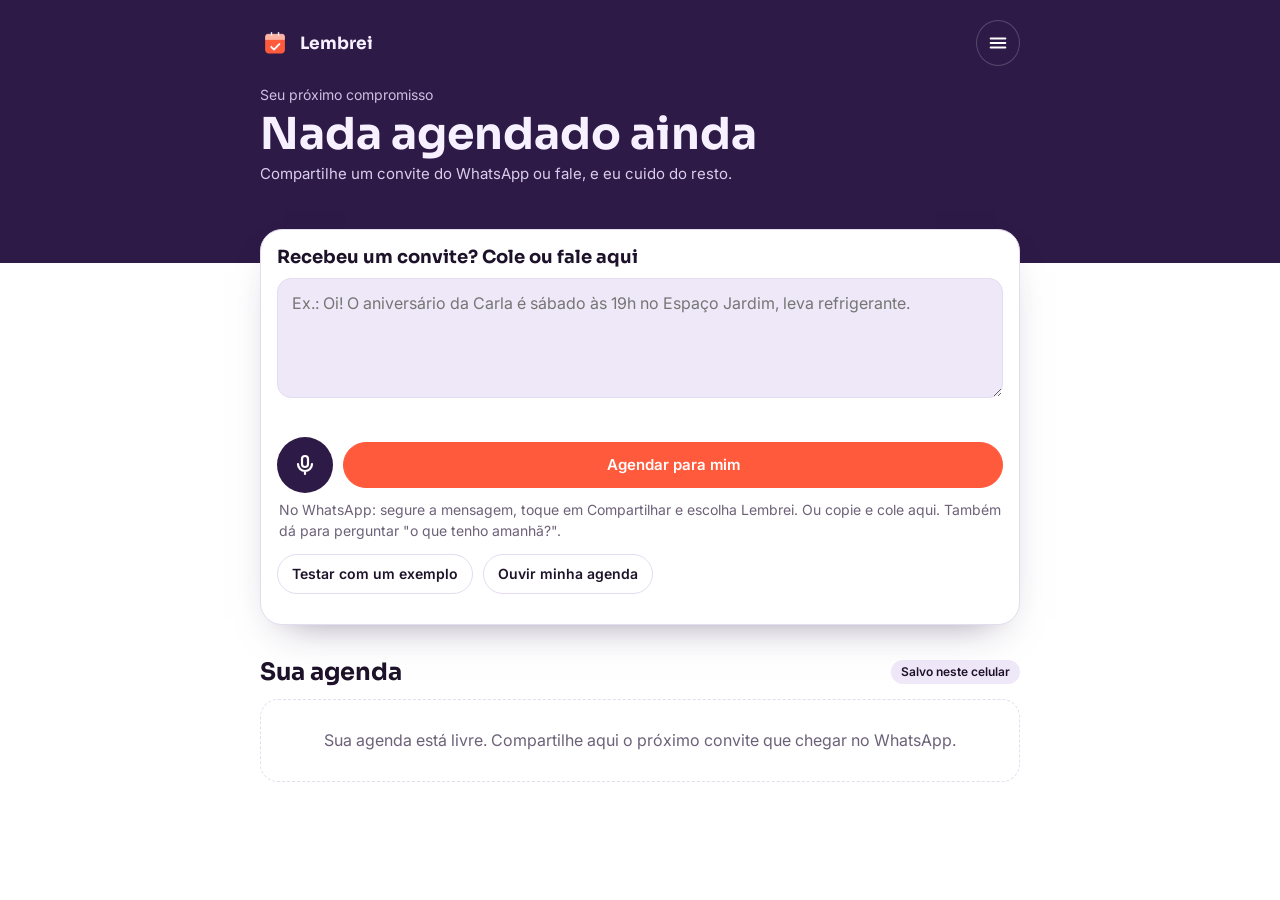
<file: lembrei/index.html>
<!DOCTYPE html>
<html lang="pt-BR">
<head>
<meta charset="utf-8">
<meta name="viewport" content="width=device-width, initial-scale=1, viewport-fit=cover">
<title>Lembrei</title>
<meta name="description" content="Cole o convite do WhatsApp ou fale: o Lembrei agenda e te lembra.">
<meta name="theme-color" content="#2e1a47">
<link rel="manifest" href="manifest.webmanifest">
<link rel="icon" href="icon-192.png">
<link rel="apple-touch-icon" href="apple-touch-icon.png">
<meta name="apple-mobile-web-app-capable" content="yes">
<meta name="mobile-web-app-capable" content="yes">
<meta name="apple-mobile-web-app-status-bar-style" content="black-translucent">
<meta name="apple-mobile-web-app-title" content="Lembrei">
<link rel="preconnect" href="https://fonts.googleapis.com">
<link href="https://fonts.googleapis.com/css2?family=Sora:wght@600;700;800&family=Inter:wght@400;500;600&display=swap" rel="stylesheet">
<style>
:root{color-scheme:light dark;
--bg:light-dark(#ffffff,#130c1d);--ink:light-dark(#1d1229,#f3edfb);--mut:light-dark(#6d6178,#b3a7c2);
--plum:light-dark(#2e1a47,#22123a);--lil:light-dark(#efe8f8,#241a33);--line:light-dark(#e4dcef,#33284a);
--coral:#ff5a3c;--card:light-dark(#ffffff,#1b1328)}
*{box-sizing:border-box;min-width:0;-webkit-tap-highlight-color:transparent}
html{background:var(--plum)}
body{margin:0;background:var(--bg);color:var(--ink);font:16px/1.55 Inter,system-ui,sans-serif;overflow-x:clip;min-height:100vh}
h1,h2,h3{font-family:Sora,Inter,sans-serif;margin:0;line-height:1.1;text-wrap:balance}
.band{padding:clamp(20px,4vw,44px) max(5vw,16px)}
.wrap{max-width:760px;margin:0 auto}
.top{background:var(--plum);color:#f6f0ff;padding-top:max(env(safe-area-inset-top),20px)}
.bar{display:flex;align-items:center;justify-content:space-between;gap:10px}
.brand{display:flex;align-items:center;gap:10px;font:700 17px Sora,sans-serif}
.brand img{width:30px;height:30px;border-radius:8px}
.ic{width:44px;height:44px;border-radius:50%;border:1px solid rgba(255,255,255,.2);background:transparent;color:#fff;display:grid;place-items:center;cursor:pointer;padding:0}
.ic svg{width:22px;height:22px}
.next{margin-top:18px;display:grid;gap:4px}
.next .lbl{font-size:14px;color:#cdbfe3}
.next h1{font-size:clamp(28px,7vw,44px)}
.next .when{font:600 18px Sora,sans-serif;color:#ffb3a3}
.next .where{font-size:15px;color:#d9cdec}
.install{display:none;margin-top:16px;background:rgba(255,255,255,.1);border:1px solid rgba(255,255,255,.18);border-radius:16px;padding:12px 14px;gap:10px;align-items:center;justify-content:space-between;flex-wrap:wrap;font-size:14px}
.install.show{display:flex}
.install button{background:#fff;color:var(--plum);border:0}
.cap{background:var(--card);border:1px solid var(--line);border-radius:22px;padding:16px;margin-top:-34px;box-shadow:0 18px 40px -24px rgba(46,26,71,.55);position:relative}
.cap h2{font-size:18px;margin:2px 0 10px}
textarea{width:100%;min-height:120px;resize:vertical;border:1px solid var(--line);border-radius:14px;padding:12px 14px;font:16px/1.5 Inter,sans-serif;background:var(--lil);color:var(--ink)}
textarea:focus,input:focus,select:focus,button:focus-visible,a:focus-visible{outline:3px solid color-mix(in srgb,var(--coral) 60%,transparent);outline-offset:2px}
.row{display:flex;flex-wrap:wrap;gap:10px;margin-top:12px;align-items:center}
button,.btn{min-height:46px;border-radius:999px;border:1px solid var(--line);background:var(--card);color:var(--ink);font:600 15px Inter,sans-serif;padding:0 18px;cursor:pointer;display:inline-flex;align-items:center;gap:8px;text-decoration:none}
button:disabled{opacity:.6}
.pri{background:var(--coral);border-color:var(--coral);color:#fff;flex:1;justify-content:center}
.mic{width:56px;height:56px;padding:0;justify-content:center;border-radius:50%;background:var(--plum);color:#fff;border:0;flex:none}
.mic svg{width:24px;height:24px}
.mic.on{background:var(--coral);animation:pulse 1.2s infinite}
@keyframes pulse{50%{box-shadow:0 0 0 12px color-mix(in srgb,var(--coral) 25%,transparent)}}
@media (prefers-reduced-motion:reduce){.mic.on{animation:none}}
.live{font-size:14px;color:var(--coral);margin:8px 2px 0;min-height:1.4em;font-weight:600}
.hint{font-size:14px;color:var(--mut);margin:6px 2px 0}
.small{min-height:40px;padding:0 14px;font-size:14px}
.drafts{display:grid;gap:12px;margin-top:14px}
.draft{border:2px dashed var(--coral);border-radius:18px;padding:14px;display:grid;gap:10px;background:color-mix(in srgb,var(--coral) 6%,var(--card))}
.draft .grid{display:grid;grid-template-columns:repeat(2,minmax(0,1fr));gap:10px}
.draft label{display:grid;gap:4px;font-size:13px;color:var(--mut)}
.draft .full{grid-column:1/-1}
input,select{min-height:44px;border:1px solid var(--line);border-radius:12px;padding:8px 12px;font:16px Inter,sans-serif;background:var(--card);color:var(--ink);width:100%}
.sec{display:flex;justify-content:space-between;align-items:center;gap:10px;flex-wrap:wrap;margin:6px 0 14px}
.sec h2{font-size:24px}
.day{font:700 14px Sora,sans-serif;color:var(--coral);margin:22px 0 8px}
.ev{display:grid;grid-template-columns:78px minmax(0,1fr);gap:14px;padding:14px 0;border-top:1px solid var(--line)}
.ev .t{font:800 24px/1 Sora,sans-serif;white-space:nowrap}
.ev .t small{display:block;font:500 12px Inter,sans-serif;color:var(--mut);margin-top:6px;white-space:normal}
.ev h3{font-size:17px}
.ev p{margin:4px 0 0;color:var(--mut);font-size:14px;overflow-wrap:anywhere}
.chips{display:flex;flex-wrap:wrap;gap:6px;margin-top:8px}
.chip{font-size:12px;font-weight:600;padding:3px 10px;border-radius:999px;background:var(--lil);color:var(--ink);white-space:nowrap}
.acts{display:flex;flex-wrap:wrap;gap:8px;margin-top:10px}
.empty{padding:28px 18px;text-align:center;border:1px dashed var(--line);border-radius:18px;color:var(--mut)}
.toast{position:fixed;left:50%;bottom:max(18px,env(safe-area-inset-bottom));transform:translateX(-50%);width:min(92vw,520px);background:var(--plum);color:#fff;padding:14px 18px;border-radius:16px;box-shadow:0 12px 30px rgba(0,0,0,.3);display:none;z-index:9;font-weight:500}
.toast.show{display:block}.toast.alert{background:var(--coral)}
.sheet{position:fixed;inset:0;background:rgba(10,5,20,.55);display:none;align-items:flex-end;justify-content:center;z-index:8}
.sheet.show{display:flex}
.sheet>div{background:var(--card);width:min(100%,560px);border-radius:24px 24px 0 0;padding:22px 20px max(22px,env(safe-area-inset-bottom));display:grid;gap:12px;max-height:88vh;overflow:auto}
.sheet h2{font-size:20px}
.sheet p{margin:0;color:var(--mut);font-size:15px}
.sheet button{width:100%;justify-content:center}
.how{display:grid;gap:10px;font-size:15px;color:var(--mut)}
.how b{color:var(--ink)}
@media(max-width:600px){.draft .grid{grid-template-columns:minmax(0,1fr)}.ev{grid-template-columns:64px minmax(0,1fr)}.ev .t{font-size:20px}}
</style>
</head>
<body>
<header class="top band"><div class="wrap">
  <div class="bar">
    <div class="brand"><img src="icon-192.png" alt="">Lembrei</div>
    <button class="ic" id="menuBtn" aria-label="Menu"><svg viewBox="0 0 24 24" fill="none" stroke="currentColor" stroke-width="2.2" stroke-linecap="round"><path d="M4 7h16M4 12h16M4 17h16"/></svg></button>
  </div>
  <div class="next" id="next"></div>
  <div class="install" id="install"><span id="installTxt">Instale o Lembrei na tela inicial e nunca mais perca sua agenda.</span><button class="small" id="installBtn">Instalar</button></div>
  <div style="height:34px"></div>
</div></header>

<main class="band" style="padding-top:0"><div class="wrap">
  <section class="cap" aria-label="Novo compromisso">
    <h2>Recebeu um convite? Cole ou fale aqui</h2>
    <textarea id="txt" placeholder="Ex.: Oi! O aniversário da Carla é sábado às 19h no Espaço Jardim, leva refrigerante."></textarea>
    <div class="live" id="live" aria-live="polite"></div>
    <div class="row" style="margin-top:4px">
      <button class="mic" id="mic" aria-label="Falar"><svg viewBox="0 0 24 24" fill="none" stroke="currentColor" stroke-width="2.2" stroke-linecap="round"><rect x="9" y="3" width="6" height="11" rx="3"/><path d="M5 11a7 7 0 0 0 14 0M12 18v3"/></svg></button>
      <button class="pri" id="go">Agendar para mim</button>
    </div>
    <p class="hint">No WhatsApp: segure a mensagem, toque em Compartilhar e escolha Lembrei. Ou copie e cole aqui. Também dá para perguntar "o que tenho amanhã?".</p>
    <div class="row"><button class="small" id="demo">Testar com um exemplo</button><button class="small" id="listen">Ouvir minha agenda</button></div>
    <div class="drafts" id="drafts"></div>
  </section>

  <section style="margin-top:34px">
    <div class="sec"><h2>Sua agenda</h2><span class="chip" id="status">Salvo neste celular</span></div>
    <div id="list"></div>
    <details id="pastBox" hidden><summary id="pastSum" style="cursor:pointer;color:var(--mut);min-height:44px;display:flex;align-items:center"></summary><div id="past"></div></details>
  </section>
</div></main>

<div class="sheet" id="menu"><div>
  <h2>Lembrei</h2>
  <div class="how">
    <p><b>Avisos:</b> ative as notificações para o Lembrei avisar no horário. Para avisos garantidos com o celular bloqueado, toque em "Salvar no calendário" em cada compromisso.</p>
    <p><b>Sua agenda fica guardada neste celular.</b> Faça uma cópia de segurança de vez em quando e guarde no WhatsApp ou no Drive.</p>
  </div>
  <button id="notifBtn">Ativar notificações</button>
  <button id="exportBtn">Fazer cópia de segurança</button>
  <button id="importBtn">Restaurar cópia de segurança</button>
  <input type="file" id="importFile" accept="application/json,.json" hidden>
  <button id="closeMenu" class="pri">Fechar</button>
</div></div>

<div class="sheet" id="iosSheet"><div>
  <h2>Instalar no iPhone</h2>
  <p>1. Abra este endereço no Safari.</p>
  <p>2. Toque no botão Compartilhar (o quadrado com a seta para cima).</p>
  <p>3. Escolha "Adicionar à Tela de Início" e toque em Adicionar.</p>
  <button class="pri" id="closeIos">Entendi</button>
</div></div>

<div class="toast" id="toast" role="status"></div>

<script>
{
const $=s=>document.querySelector(s);
const esc=s=>String(s??'').replace(/[&<>"']/g,c=>({'&':'&amp;','<':'&lt;','>':'&gt;','"':'&quot;',"'":'&#39;'}[c]));
const pad=n=>String(n).padStart(2,'0');
const toLocal=d=>`${d.getFullYear()}-${pad(d.getMonth()+1)}-${pad(d.getDate())}T${pad(d.getHours())}:${pad(d.getMinutes())}`;
const parseLocal=s=>{const [a,b]=String(s).split('T');const [y,m,d]=a.split('-').map(Number);const [h,mi]=(b||'09:00').split(':').map(Number);return new Date(y,m-1,d,h||0,mi||0)};
const ISO=/^\d{4}-\d{2}-\d{2}T\d{2}:\d{2}$/;
const DIAS=['domingo','segunda','terça','quarta','quinta','sexta','sábado'];
const MESES=['janeiro','fevereiro','março','abril','maio','junho','julho','agosto','setembro','outubro','novembro','dezembro'];
const LEMB=[[0,'Na hora'],[15,'15 min antes'],[30,'30 min antes'],[60,'1 hora antes'],[120,'2 horas antes'],[1440,'1 dia antes'],[2880,'2 dias antes']];
const KEY='lembrei_eventos';
function ls(k,v){try{if(v===undefined)return localStorage.getItem(k);localStorage.setItem(k,v)}catch(e){return null}}

let events=[],drafts=[];
try{events=JSON.parse(ls(KEY)||'[]')}catch(e){events=[]}
const alerted=new Set((()=>{try{return JSON.parse(ls('lembrei_avisados')||'[]')}catch(e){return[]}})());
function persist(){ls(KEY,JSON.stringify(events))}
try{navigator.storage&&navigator.storage.persist&&navigator.storage.persist()}catch(e){}

function toast(msg,alert){const t=$('#toast');t.textContent=msg;t.className='toast show'+(alert?' alert':'');clearTimeout(toast.h);toast.h=setTimeout(()=>t.className='toast',alert?12000:3800)}
function say(text){try{const u=new SpeechSynthesisUtterance(text);u.lang='pt-BR';const v=speechSynthesis.getVoices().find(v=>/pt[-_]BR/i.test(v.lang));if(v)u.voice=v;speechSynthesis.cancel();speechSynthesis.speak(u)}catch(e){}}
function dayLabel(d){const t=new Date();t.setHours(0,0,0,0);const x=new Date(d);x.setHours(0,0,0,0);const diff=Math.round((x-t)/864e5);
  if(diff===0)return'Hoje';if(diff===1)return'Amanhã';if(diff===-1)return'Ontem';return `${DIAS[d.getDay()]}, ${d.getDate()} de ${MESES[d.getMonth()]}`}
function falado(e){const d=parseLocal(e.inicio);return `${dayLabel(d).toLowerCase()} às ${d.getHours()} horas${d.getMinutes()?' e '+d.getMinutes():''}`}
function countdown(ms){if(ms<0)return'agora';const m=Math.round(ms/6e4);if(m<60)return`em ${m} min`;const h=Math.floor(m/60);if(h<24)return`em ${h} h ${m%60?m%60+' min':''}`.trim();const d=Math.round(h/24);return d===1?'amanhã':`em ${d} dias`}
function lembTxt(v){const f=LEMB.find(x=>x[0]===+v);return f?f[1]:`${v} min antes`}

/* ---------- entende a mensagem (funciona sem internet) ---------- */
const NUM={'vinte e tres':23,'vinte e duas':22,'vinte e dois':22,'vinte e uma':21,'vinte e um':21,'vinte':20,'dezenove':19,'dezoito':18,'dezessete':17,'dezesseis':16,'quinze':15,'catorze':14,'quatorze':14,'treze':13,'doze':12,'onze':11,'dez':10,'nove':9,'oito':8,'sete':7,'seis':6,'cinco':5,'quatro':4,'tres':3,'duas':2,'dois':2,'uma':1,'um':1,'trinta e um':31,'trinta':30,'vinte e quatro':24,'vinte e cinco':25,'vinte e seis':26,'vinte e sete':27,'vinte e oito':28,'vinte e nove':29};
function norm(txt){
  let t=' '+txt.toLowerCase().normalize('NFD').replace(/[\u0300-\u036f]/g,'').replace(/[–—-]/g,' ')+' ';
  t=t.replace(/\bassete\b/g,'as sete').replace(/\bmeio dia\b/g,'12h').replace(/\bmeia noite\b/g,'0h');
  for(const k of Object.keys(NUM).sort((a,b)=>b.length-a.length))t=t.replace(new RegExp('\\b(as|a|dia|de|ate|pelas|lá pelas|umas) '+k+'\\b','g'),(m,p)=>p+' '+NUM[k]);
  t=t.replace(/\b(\d{1,2}) e meia\b/g,'$1:30').replace(/\bas (\d{1,2}) e (\d{1,2})\b/g,(m,h,mi)=>`as ${h}:${pad(mi)}`);
  return t;
}
const KW=/(anivers[aá]rio|reuni[aã]o|consulta|viagem|casamento|festa|culto|churrasco|jantar|almo[cç]o|ch[aá] de [\wÀ-ú]+|formatura|batizado|entrevista|exame|dentista|show|missa|aula|prova|encontro|visita|voo)(\s+(?:d[aoe]s?|com(?:\s+[ao]s?)?|para|pra|no|na)\s+[^\s,.!?;:()]+)?/i;
function parse(txt){
  const t=norm(txt),now=new Date();let d=null,m;
  const add=n=>{const x=new Date(now);x.setDate(x.getDate()+n);return x};
  if(/depois de amanha/.test(t))d=add(2);else if(/amanha/.test(t))d=add(1);else if(/\bhoje\b|\bhj\b|hoje a noite/.test(t))d=add(0);
  if(!d&&(m=t.match(/\b(\d{1,2})[\/.](\d{1,2})(?:[\/.](\d{2,4}))?\b/))&&+m[2]<=12){let y=m[3]?(+m[3]<100?2000+ +m[3]:+m[3]):now.getFullYear();d=new Date(y,m[2]-1,+m[1]);if(!m[3]&&d<add(-1))d.setFullYear(y+1)}
  const mes=['janeiro','fevereiro','marco','abril','maio','junho','julho','agosto','setembro','outubro','novembro','dezembro'];
  if(!d&&(m=t.match(new RegExp('\\b(\\d{1,2}) de ('+mes.join('|')+')')))){d=new Date(now.getFullYear(),mes.indexOf(m[2]),+m[1]);if(d<add(-1))d.setFullYear(d.getFullYear()+1)}
  if(!d&&(m=t.match(/\bdia (\d{1,2})\b/))){d=new Date(now.getFullYear(),now.getMonth(),+m[1]);if(d<add(-1))d.setMonth(d.getMonth()+1)}
  if(!d){const dn=['domingo','segunda','terca','quarta','quinta','sexta','sabado'];for(let i=0;i<7;i++)if(new RegExp('\\b'+dn[i]).test(t)){d=add((i-now.getDay()+7)%7||7);break}}
  if(!d&&/(proxima semana|semana que vem)/.test(t))d=add(7);
  if(!d)return[];
  let h=null,mi=0;
  if(m=t.match(/\b(\d{1,2})\s?[:h]\s?(\d{2})\b/)){h=+m[1];mi=+m[2]}
  else if(m=t.match(/\b(\d{1,2})\s?(h|hs|hrs|horas?)\b/))h=+m[1];
  else if(m=t.match(/\b(?:as|a|pelas|umas) (\d{1,2})\b/))h=+m[1];
  if(h!==null&&h<12&&/(da tarde|da noite|a noite|pm)/.test(t))h+=12;
  if(h!==null&&(h>23||mi>59))h=null;
  const semHora=h===null;d.setHours(semHora?9:h,semHora?0:mi,0,0);
  const cat=/viagem|voo|passagem|rodoviaria|aeroporto|onibus/.test(t)?'viagem':/aniversario|niver/.test(t)?'aniversario':/reuniao|call|meet/.test(t)?'reuniao':/consulta|medico|dentista|exame/.test(t)?'saude':/culto|igreja|missa/.test(t)?'igreja':/festa|churrasco|casamento|formatura|cha de/.test(t)?'festa':'compromisso';
  let titulo='';const k=txt.match(KW);
  if(k){titulo=(k[1]+(k[2]||'')).trim();const nx=txt.slice(k.index+k[0].length).match(/^\s+([A-ZÀ-Ú][\wÀ-ú]+)/);if(k[2]&&nx)titulo+=' '+nx[1]}
  const first=txt.split('\n').map(s=>s.trim()).find(Boolean)||'';
  if(!titulo)titulo=first.length<=48?first:'Compromisso';
  titulo=titulo.charAt(0).toUpperCase()+titulo.slice(1);
  let local='';const lm=txt.match(/(?:local|endere[cç]o)\s*:\s*([^\n]{3,80})/i)||txt.match(/\b(?:no|na|em)\s+((?:[A-ZÀ-Ú][\wÀ-ú]*\.?\s?){1,4}(?:,?\s*(?:Rua|Av\.?|Avenida)[^\n.]{0,40})?)/);
  if(lm)local=lm[1].trim().replace(/[,.]$/,'');
  return [{titulo:titulo.slice(0,70),inicio:toLocal(d),local,notas:(semHora?'Horário a confirmar. ':'')+txt.trim().slice(0,400),lembrete:{viagem:1440,festa:120,aniversario:120}[cat]||60,categoria:cat}];
}

function analyze(){
  const txt=$('#txt').value.trim();if(!txt){toast('Cole uma mensagem ou toque no microfone.');return}
  const q=norm(txt).trim();
  if(/^(o que|oque|qual|quais|tenho|me fala|minha agenda)/.test(q)&&/(agenda|hoje|amanha|semana|tenho|compromisso)/.test(q)){speakAgenda(/amanha/.test(q)?1:/hoje/.test(q)?0:null);$('#txt').value='';return}
  const found=parse(txt);
  if(!found.length){toast('Não achei a data. Diga o dia, por exemplo: "sábado às 19h" ou "dia 15".');say('Não achei a data nessa mensagem.');return}
  drafts=found.map(e=>({...e,id:null}));renderDrafts();
  say(`Entendi: ${found[0].titulo}, ${falado(found[0])}. Confere e toque em salvar.`);
  setTimeout(()=>$('#drafts').scrollIntoView({behavior:'smooth',block:'center'}),80);
}

function renderDrafts(){
  $('#drafts').innerHTML=drafts.map((e,i)=>{const [d,h]=e.inicio.split('T');return `<div class="draft" data-i="${i}">
    <div class="grid">
      <label class="full">O quê<input data-f="titulo" value="${esc(e.titulo)}"></label>
      <label>Dia<input type="date" data-f="d" value="${esc(d)}"></label>
      <label>Hora<input type="time" data-f="h" value="${esc(h)}"></label>
      <label>Onde<input data-f="local" value="${esc(e.local)}" placeholder="Opcional"></label>
      <label>Me lembrar<select data-f="lembrete">${LEMB.map(([v,t])=>`<option value="${v}"${+e.lembrete===v?' selected':''}>${t}</option>`).join('')}</select></label>
      <label class="full">Detalhes<input data-f="notas" value="${esc(e.notas)}" placeholder="O que levar, quem convidou…"></label>
    </div>
    <div class="row" style="margin-top:0"><button class="pri small" data-save="${i}">${e.id?'Salvar alterações':'Salvar na agenda'}</button><button class="small" data-drop="${i}">Descartar</button></div>
  </div>`}).join('');
}
function readDraft(i){const box=document.querySelector(`.draft[data-i="${i}"]`);const v=f=>box.querySelector(`[data-f="${f}"]`).value;
  return {...drafts[i],titulo:v('titulo').trim()||'Compromisso',inicio:`${v('d')}T${v('h')||'09:00'}`,local:v('local').trim(),notas:v('notas').trim(),lembrete:+v('lembrete')}}
function saveEvent(e){
  const id=e.id||('e'+Date.now().toString(36)+Math.random().toString(36).slice(2,6));
  const body={id,titulo:e.titulo,inicio:e.inicio,local:e.local||'',notas:e.notas||'',lembrete:+e.lembrete,categoria:e.categoria||'compromisso',criadoEm:e.criadoEm||new Date().toISOString()};
  const i=events.findIndex(x=>x.id===id);if(i>=0)events[i]=body;else events.push(body);persist();render();return body;
}
$('#drafts').addEventListener('click',ev=>{
  const s=ev.target.closest('[data-save]'),dr=ev.target.closest('[data-drop]');
  if(s){const i=+s.dataset.save,e=readDraft(i);if(!ISO.test(e.inicio)){toast('Confira o dia e a hora.');return}
    const saved=saveEvent(e);drafts.splice(i,1);renderDrafts();if(!drafts.length)$('#txt').value='';
    toast('Agendado! Vou te lembrar '+lembTxt(saved.lembrete)+'.');say(`Pronto. ${saved.titulo} está na agenda.`);askNotif()}
  if(dr){drafts.splice(+dr.dataset.drop,1);renderDrafts()}
});

/* ---------- calendário do celular (.ics com alarme) e Google Agenda ---------- */
function stamp(d){return `${d.getFullYear()}${pad(d.getMonth()+1)}${pad(d.getDate())}T${pad(d.getHours())}${pad(d.getMinutes())}00`}
function icsEsc(s){return String(s||'').replace(/\\/g,'\\\\').replace(/\n/g,'\\n').replace(/[,;]/g,m=>'\\'+m)}
function downloadICS(e){
  const s=parseLocal(e.inicio),f=new Date(s.getTime()+36e5);
  const ics=['BEGIN:VCALENDAR','VERSION:2.0','PRODID:-//Lembrei//PT-BR','BEGIN:VEVENT',`UID:${e.id}@lembrei`,`DTSTAMP:${stamp(new Date())}`,`DTSTART;TZID=America/Sao_Paulo:${stamp(s)}`,`DTEND;TZID=America/Sao_Paulo:${stamp(f)}`,`SUMMARY:${icsEsc(e.titulo)}`,`LOCATION:${icsEsc(e.local)}`,`DESCRIPTION:${icsEsc(e.notas)}`,'BEGIN:VALARM','ACTION:DISPLAY',`DESCRIPTION:${icsEsc(e.titulo)}`,`TRIGGER:-PT${Math.max(0,+e.lembrete||0)}M`,'END:VALARM','END:VEVENT','END:VCALENDAR'].join('\r\n');
  const a=document.createElement('a');a.href=URL.createObjectURL(new Blob([ics],{type:'text/calendar'}));a.download=(e.titulo||'compromisso').replace(/[^\wÀ-ú ]/g,'').slice(0,40)+'.ics';document.body.appendChild(a);a.click();setTimeout(()=>{URL.revokeObjectURL(a.href);a.remove()},1500);
}
function gcal(e){const s=parseLocal(e.inicio),f=new Date(s.getTime()+36e5);
  return 'https://calendar.google.com/calendar/render?action=TEMPLATE&text='+encodeURIComponent(e.titulo)+'&dates='+stamp(s)+'/'+stamp(f)+'&ctz=America/Sao_Paulo&details='+encodeURIComponent(e.notas||'')+'&location='+encodeURIComponent(e.local||'')}

/* ---------- lista ---------- */
function sorted(){return [...events].filter(e=>ISO.test(e.inicio)).sort((a,b)=>a.inicio<b.inicio?-1:1)}
function evHTML(e){const d=parseLocal(e.inicio);return `<div class="ev"><div class="t">${pad(d.getHours())}:${pad(d.getMinutes())}<small>${esc(countdown(d-Date.now()))}</small></div><div>
  <h3>${esc(e.titulo)}</h3>${e.local?`<p>${esc(e.local)}</p>`:''}${e.notas?`<p>${esc(e.notas.slice(0,160))}</p>`:''}
  <div class="chips"><span class="chip">Lembrete ${esc(lembTxt(e.lembrete))}</span></div>
  <div class="acts"><button class="small" data-ics="${esc(e.id)}">Salvar no calendário</button><a class="btn small" href="${gcal(e)}" target="_blank" rel="noopener">Google Agenda</a><button class="small" data-say="${esc(e.id)}">Ouvir</button><button class="small" data-edit="${esc(e.id)}">Editar</button><button class="small" data-del="${esc(e.id)}">Apagar</button></div></div></div>`}
function render(){
  const all=sorted(),now=Date.now();const up=all.filter(e=>parseLocal(e.inicio).getTime()>now-36e5),past=all.filter(e=>parseLocal(e.inicio).getTime()<=now-36e5);
  let html='',last='';for(const e of up){const l=dayLabel(parseLocal(e.inicio));if(l!==last){html+=`<div class="day">${esc(l)}</div>`;last=l}html+=evHTML(e)}
  $('#list').innerHTML=html||'<div class="empty">Sua agenda está livre. Compartilhe aqui o próximo convite que chegar no WhatsApp.</div>';
  $('#pastBox').hidden=!past.length;$('#pastSum').textContent=`Compromissos que já passaram (${past.length})`;$('#past').innerHTML=past.reverse().map(evHTML).join('');
  renderNext();
}
function renderNext(){const e=sorted().find(x=>parseLocal(x.inicio).getTime()>Date.now());const n=$('#next');
  if(!e){n.innerHTML='<span class="lbl">Seu próximo compromisso</span><h1>Nada agendado ainda</h1><span class="where">Compartilhe um convite do WhatsApp ou fale, e eu cuido do resto.</span>';return}
  const d=parseLocal(e.inicio);n.innerHTML=`<span class="lbl">Seu próximo compromisso</span><h1>${esc(e.titulo)}</h1><span class="when">${esc(dayLabel(d))} às ${pad(d.getHours())}:${pad(d.getMinutes())} · ${esc(countdown(d-Date.now()))}</span>${e.local?`<span class="where">${esc(e.local)}</span>`:''}`}
document.addEventListener('click',ev=>{
  const g=k=>ev.target.closest(`[data-${k}]`);let b;
  if(b=g('ics')){const e=events.find(x=>x.id===b.dataset.ics);if(e){downloadICS(e);toast('Abra o arquivo baixado para salvar no calendário do celular, com o lembrete.')}}
  if(b=g('say')){const e=events.find(x=>x.id===b.dataset.say);if(e)say(`${e.titulo}, ${falado(e)}${e.local?', em '+e.local:''}.`)}
  if(b=g('edit')){const e=events.find(x=>x.id===b.dataset.edit);if(e){drafts=[{...e}];renderDrafts();$('.cap').scrollIntoView({behavior:'smooth'})}}
  if(b=g('del')){if(b.dataset.ok){events=events.filter(x=>x.id!==b.dataset.del);persist();render();toast('Compromisso apagado.')}else{b.dataset.ok=1;b.textContent='Toque de novo para apagar';setTimeout(()=>{if(b.isConnected){delete b.dataset.ok;b.textContent='Apagar'}},4000)}}
});
function speakAgenda(offset){
  let list=sorted().filter(e=>parseLocal(e.inicio).getTime()>Date.now());
  if(offset!==null&&offset!==undefined)list=list.filter(e=>dayLabel(parseLocal(e.inicio))===(offset?'Amanhã':'Hoje'));
  list=list.slice(0,5);const quando=offset===1?'amanhã':offset===0?'hoje':'nos próximos dias';
  const msg=list.length?`Você tem ${list.length} compromisso${list.length>1?'s':''} ${quando}. `+list.map(e=>`${e.titulo}, ${falado(e)}`).join('. ')+'.':`Você não tem compromissos ${quando}.`;
  toast(msg);say(msg);
}

/* ---------- avisos ---------- */
let swReg=null;
if('serviceWorker' in navigator)navigator.serviceWorker.register('sw.js').then(r=>swReg=r).catch(()=>{});
function askNotif(){try{if('Notification' in window&&Notification.permission==='default')Notification.requestPermission()}catch(e){}}
function notify(title,body){try{if('Notification' in window&&Notification.permission==='granted'){const o={body,icon:'icon-192.png',badge:'icon-192.png',vibrate:[250,120,250],tag:title};if(swReg)swReg.showNotification(title,o);else new Notification(title,o)}}catch(e){}}
function check(){const now=Date.now();
  for(const e of events){if(!ISO.test(e.inicio))continue;const t=parseLocal(e.inicio).getTime(),key=e.id+'|'+e.inicio+'|'+e.lembrete;
    if(now>=t-(+e.lembrete||0)*6e4&&now<t+6e4&&!alerted.has(key)){alerted.add(key);ls('lembrei_avisados',JSON.stringify([...alerted].slice(-300)));
      const msg=`${e.titulo}, ${falado(e)}${e.local?', em '+e.local:''}.`;toast('Lembrete: '+msg,true);say('Lembrete: '+msg);notify('Lembrete: '+e.titulo,`${dayLabel(parseLocal(e.inicio))} às ${pad(parseLocal(e.inicio).getHours())}:${pad(parseLocal(e.inicio).getMinutes())}${e.local?' · '+e.local:''}`);
      try{navigator.vibrate&&navigator.vibrate([250,120,250])}catch(x){}}}
  renderNext();
}
setInterval(()=>{check();if(!document.hidden)render()},20000);
document.addEventListener('visibilitychange',()=>{if(!document.hidden){check();render()}});

/* ---------- voz ---------- */
const SR=window.SpeechRecognition||window.webkitSpeechRecognition;let rec=null,listening=false,base='';
$('#mic').addEventListener('click',()=>{
  if(!SR){$('#txt').focus();toast('Toque no microfone do teclado para ditar e depois em "Agendar para mim".');return}
  if(listening){rec&&rec.stop();return}
  rec=new SR();rec.lang='pt-BR';rec.interimResults=true;rec.continuous=true;rec.maxAlternatives=1;
  base=$('#txt').value.trim();let finalTxt='';
  rec.onstart=()=>{listening=true;$('#mic').classList.add('on');$('#live').textContent='Ouvindo… fale com calma e toque de novo para terminar.'};
  rec.onresult=ev=>{let interim='';for(let i=ev.resultIndex;i<ev.results.length;i++){const r=ev.results[i];if(r.isFinal)finalTxt+=' '+r[0].transcript;else interim+=r[0].transcript}
    $('#txt').value=(base+' '+finalTxt).trim();$('#live').textContent=interim?'… '+interim:'Ouvindo…'};
  rec.onerror=ev=>{if(ev.error==='not-allowed')toast('Libere o microfone para o Lembrei nas configurações do navegador.');else if(ev.error==='no-speech')toast('Não ouvi nada. Tente de novo mais perto do celular.')};
  rec.onend=()=>{listening=false;$('#mic').classList.remove('on');$('#live').textContent='';if(finalTxt.trim())analyze()};
  try{rec.start()}catch(e){toast('Não consegui abrir o microfone.')}
});

/* ---------- botões e menu ---------- */
$('#go').addEventListener('click',analyze);
$('#listen').addEventListener('click',()=>speakAgenda(null));
$('#demo').addEventListener('click',()=>{const d=new Date();d.setDate(d.getDate()+((6-d.getDay()+7)%7||7));
  $('#txt').value=`Oi, tudo bem? Vai ter o aniversário da Carla no sábado (${d.getDate()}/${d.getMonth()+1}) às 19h30 no Espaço Jardim. Se puder leva um refrigerante! Confirma até quinta.`;toast('Exemplo colado. Agora toque em "Agendar para mim".')});
const sheet=id=>$(id).classList.add('show');const close=id=>$(id).classList.remove('show');
$('#menuBtn').onclick=()=>{$('#notifBtn').textContent=('Notification' in window&&Notification.permission==='granted')?'Notificações ativadas':'Ativar notificações';sheet('#menu')};
$('#closeMenu').onclick=()=>close('#menu');$('#closeIos').onclick=()=>close('#iosSheet');
document.querySelectorAll('.sheet').forEach(s=>s.addEventListener('click',e=>{if(e.target===s)s.classList.remove('show')}));
$('#notifBtn').onclick=async()=>{if(!('Notification' in window)){toast('Este navegador não mostra notificações. Use "Salvar no calendário".');return}const p=await Notification.requestPermission();toast(p==='granted'?'Notificações ativadas.':'Notificações bloqueadas. Libere nas configurações do celular.');close('#menu')};
$('#exportBtn').onclick=()=>{const a=document.createElement('a');a.href=URL.createObjectURL(new Blob([JSON.stringify({app:'Lembrei',versao:1,eventos:events},null,1)],{type:'application/json'}));a.download=`lembrei-backup-${toLocal(new Date()).slice(0,10)}.json`;document.body.appendChild(a);a.click();setTimeout(()=>a.remove(),1000);toast('Cópia salva em Downloads. Guarde no WhatsApp ou no Drive.')};
$('#importBtn').onclick=()=>$('#importFile').click();
$('#importFile').onchange=async ev=>{const f=ev.target.files[0];if(!f)return;try{const j=JSON.parse(await f.text());const list=(j.eventos||[]).filter(e=>e&&e.id&&ISO.test(e.inicio));let n=0;for(const e of list){if(!events.some(x=>x.id===e.id)){events.push({id:String(e.id),titulo:String(e.titulo||'Compromisso'),inicio:e.inicio,local:String(e.local||''),notas:String(e.notas||''),lembrete:+e.lembrete||0,categoria:String(e.categoria||'compromisso'),criadoEm:e.criadoEm||''});n++}}persist();render();toast(`${n} compromisso${n===1?'':'s'} restaurado${n===1?'':'s'}.`);close('#menu')}catch(e){toast('Arquivo inválido.')}ev.target.value=''};

/* ---------- instalar como app ---------- */
let deferred=null;const standalone=matchMedia('(display-mode: standalone)').matches||navigator.standalone;
const isIOS=/iphone|ipad|ipod/i.test(navigator.userAgent);
window.addEventListener('beforeinstallprompt',e=>{e.preventDefault();deferred=e;if(!standalone)$('#install').classList.add('show')});
if(isIOS&&!standalone)$('#install').classList.add('show');
$('#installBtn').onclick=async()=>{if(deferred){deferred.prompt();await deferred.userChoice;deferred=null;$('#install').classList.remove('show')}else if(isIOS)sheet('#iosSheet');else toast('No menu do navegador (⋮), toque em "Instalar app" ou "Adicionar à tela inicial".')};
window.addEventListener('appinstalled',()=>{$('#install').classList.remove('show');toast('Lembrei instalado na sua tela inicial!')});

/* ---------- mensagem compartilhada do WhatsApp ---------- */
const qs=new URLSearchParams(location.search);const shared=[qs.get('title'),qs.get('text'),qs.get('url')].filter(Boolean).join('\n');
render();check();
if(shared){$('#txt').value=shared;history.replaceState(null,'',location.pathname);setTimeout(analyze,300)}
}
</script>
</body>
</html>
</file>
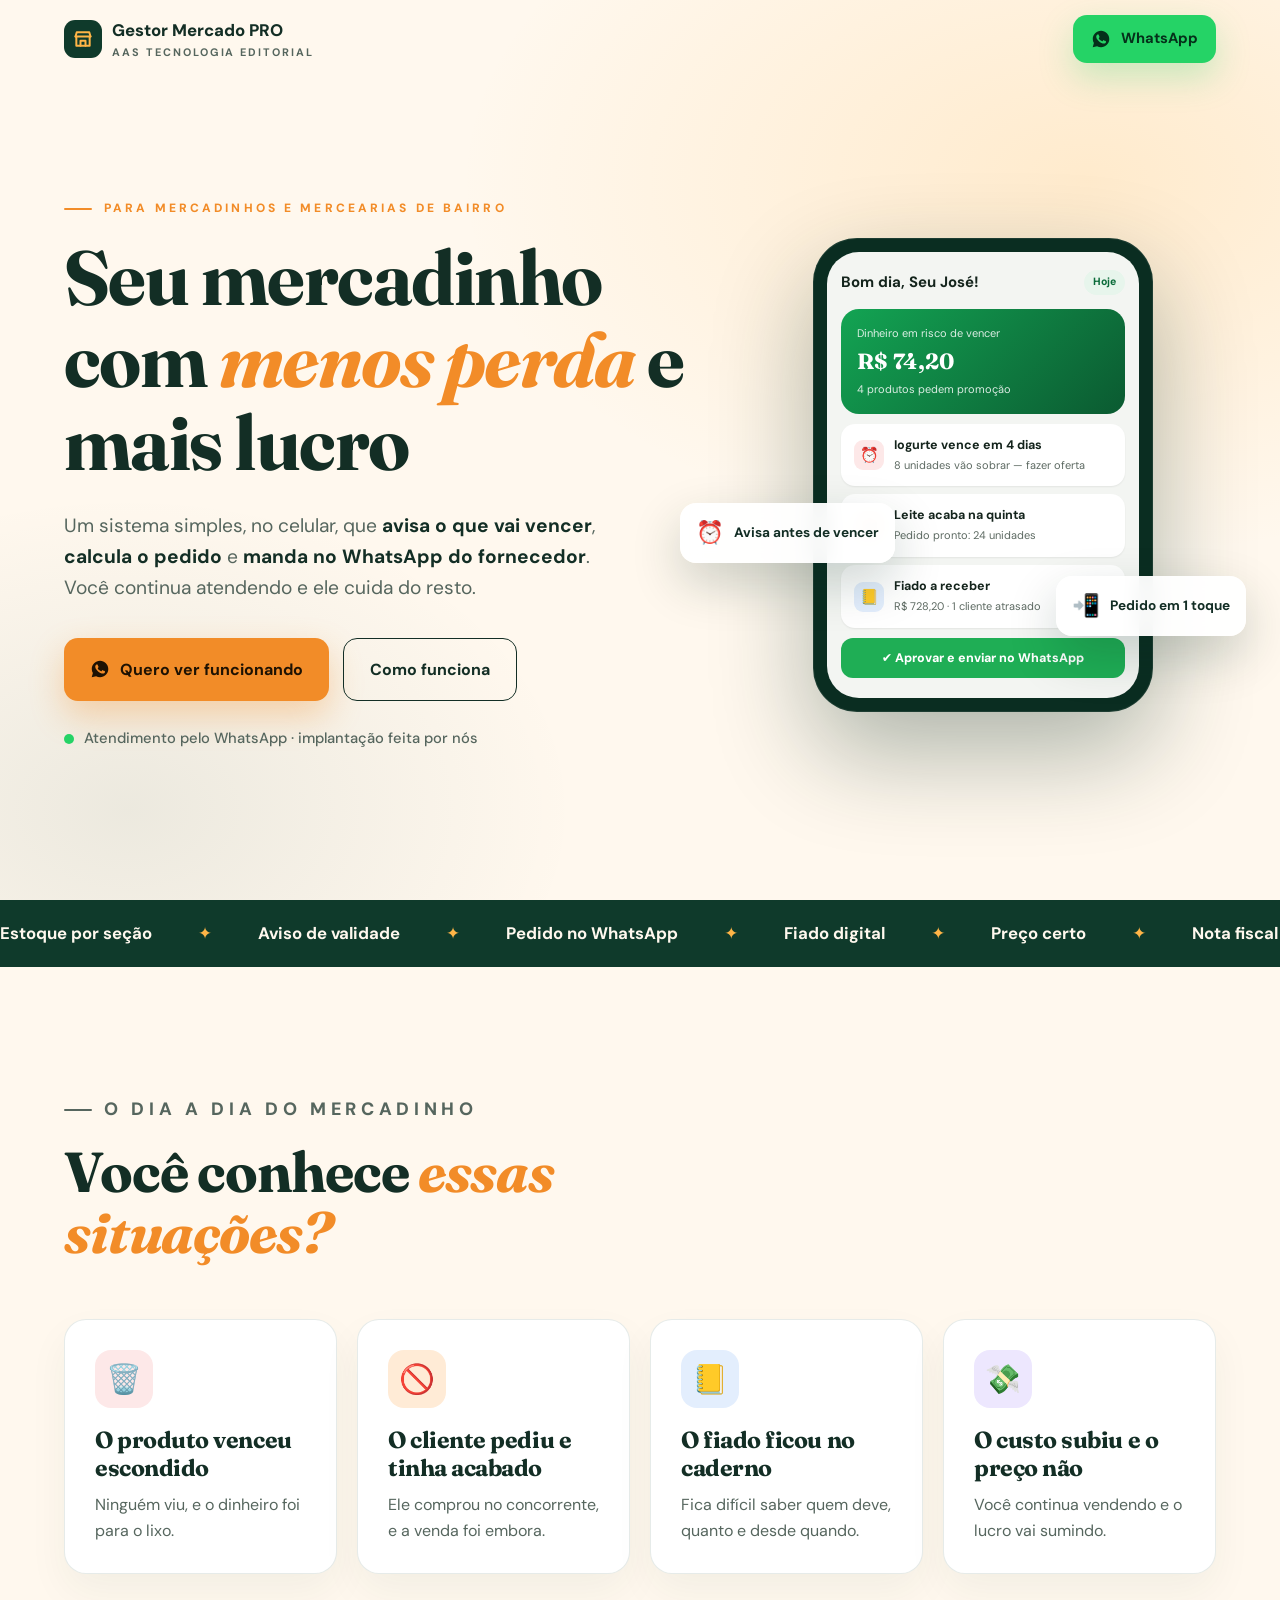
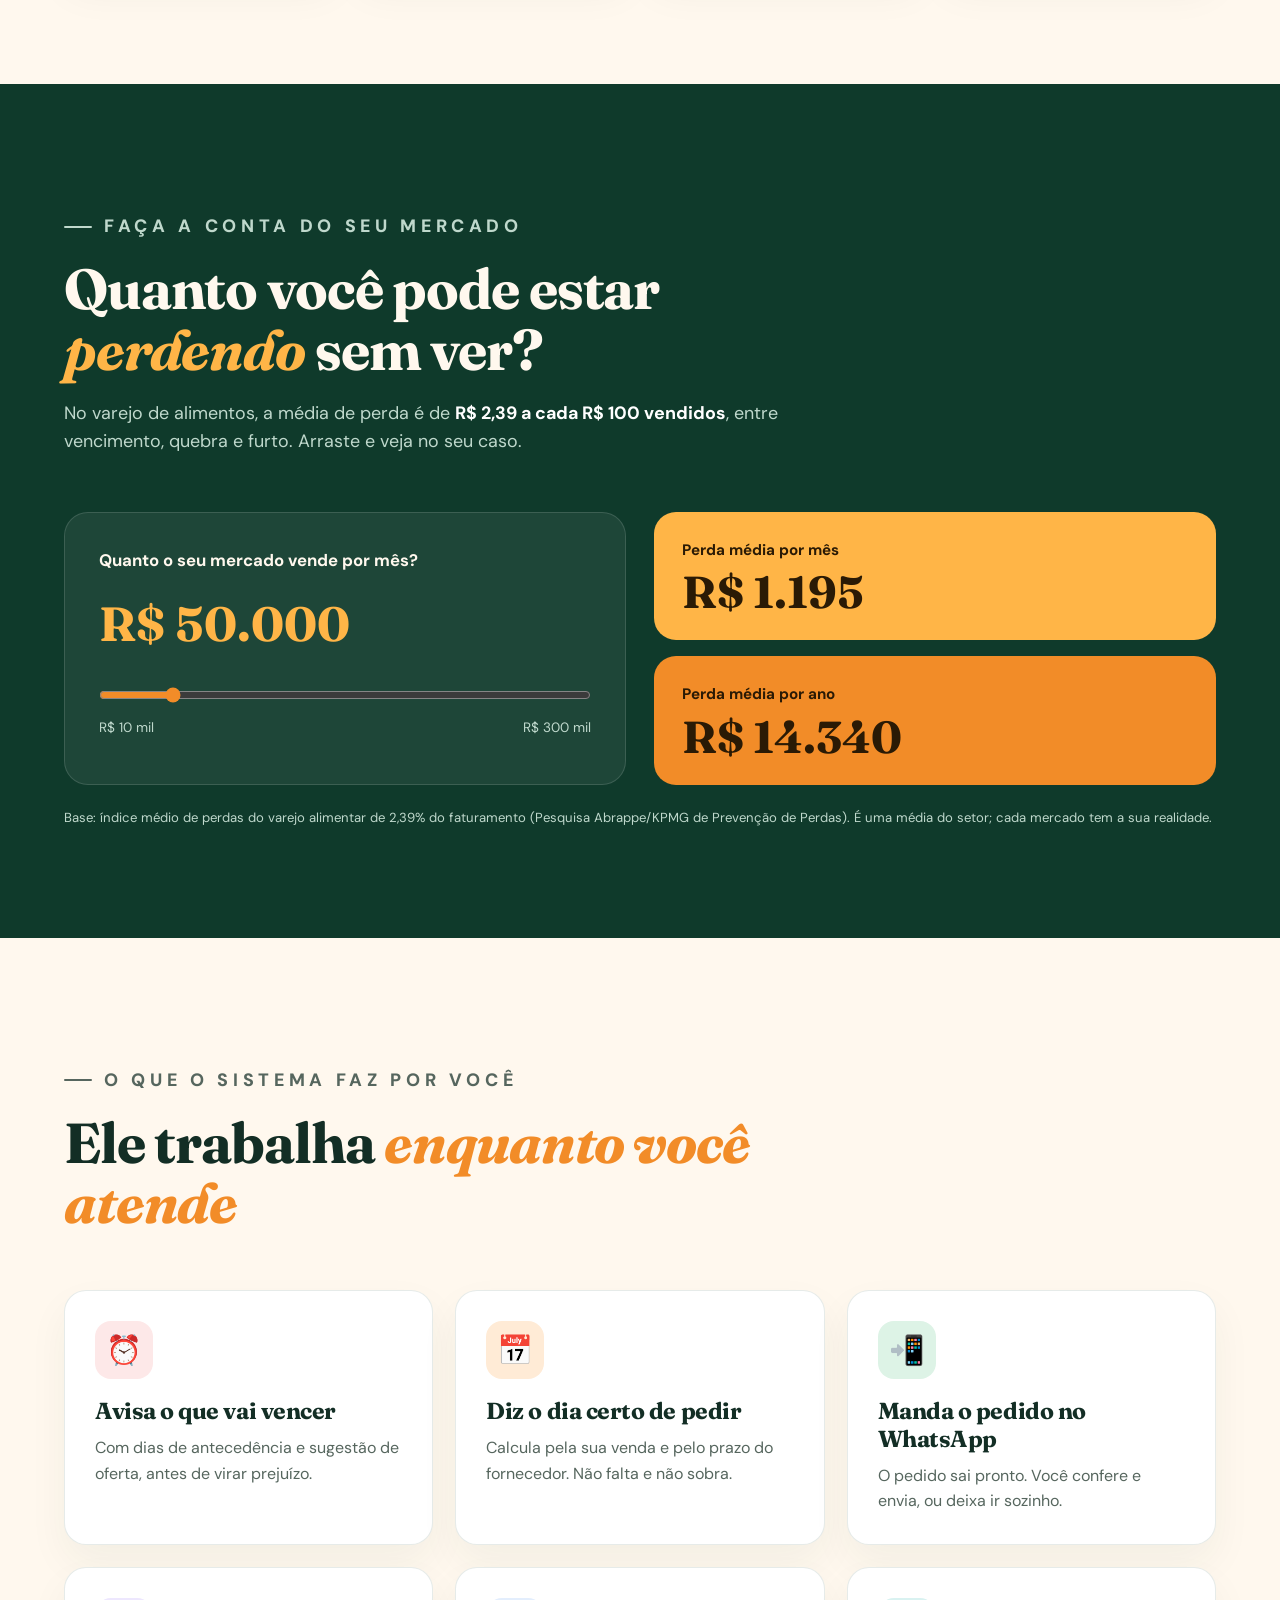
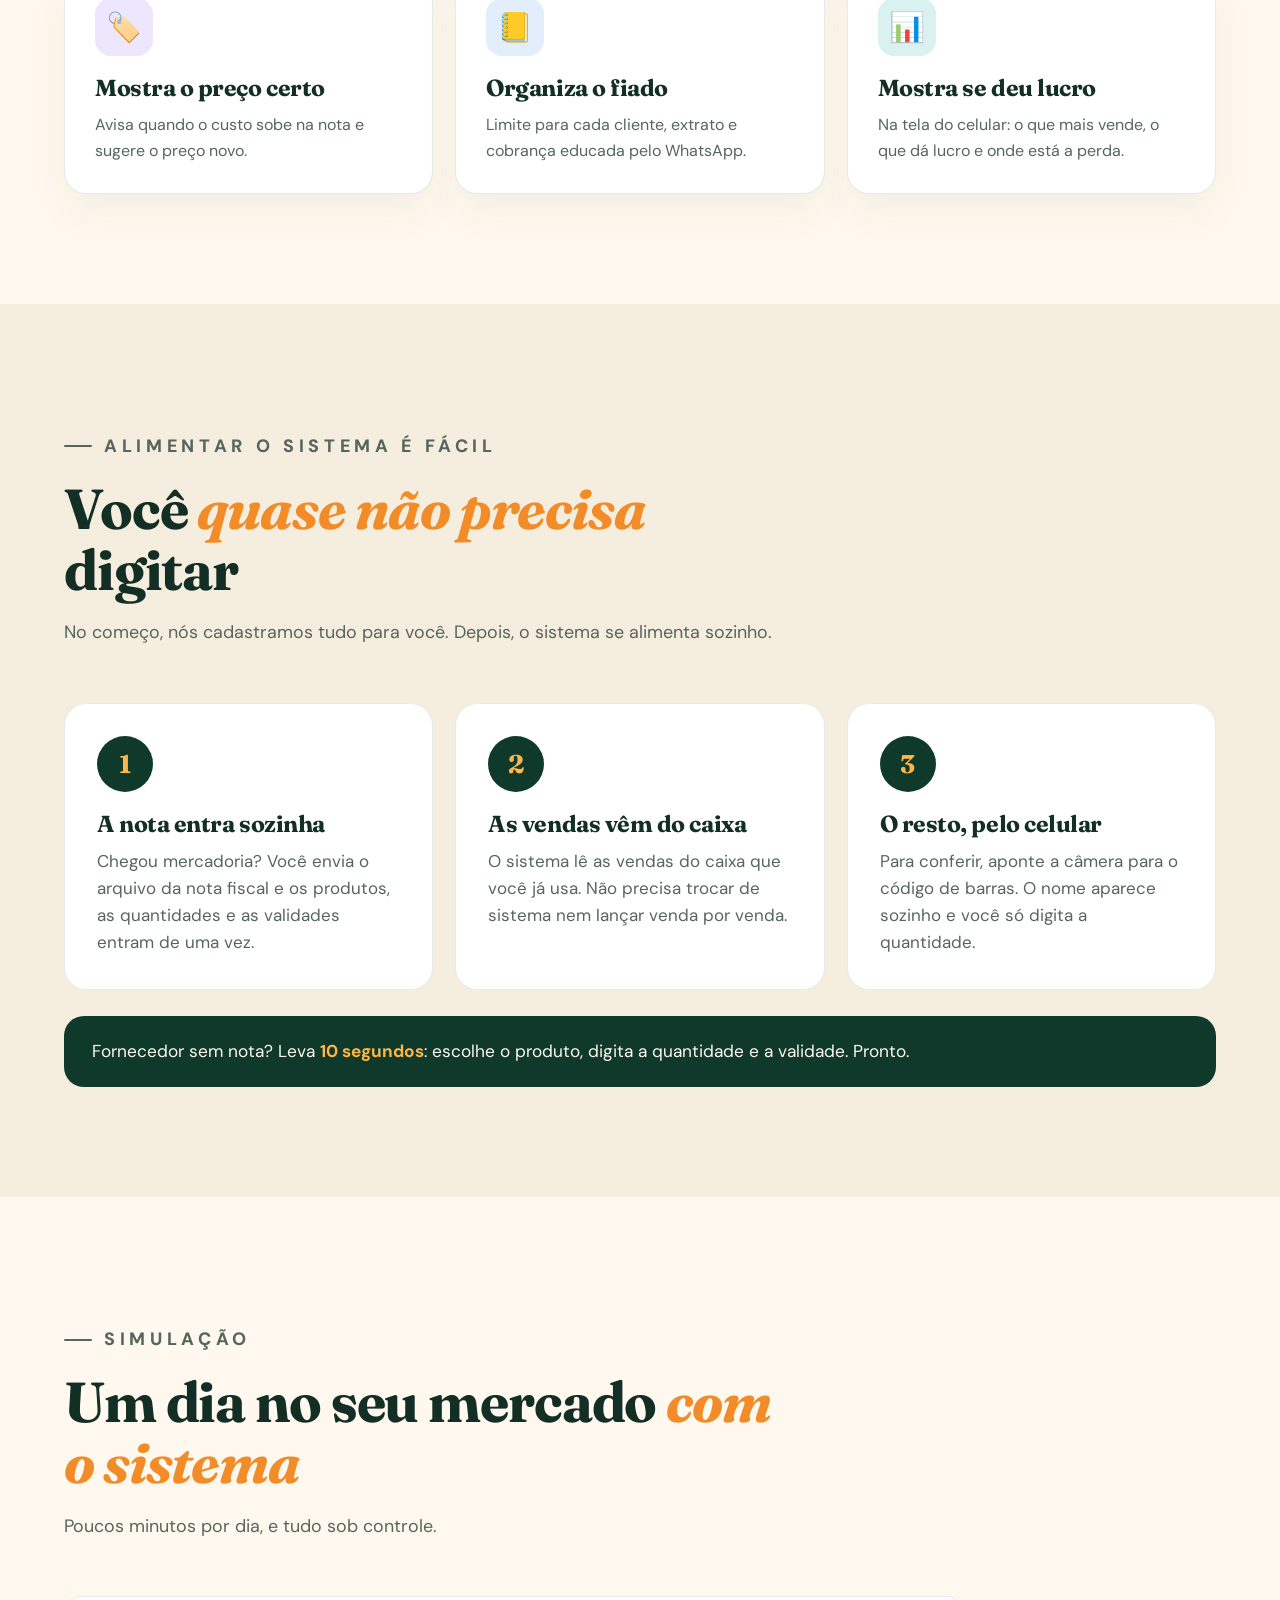
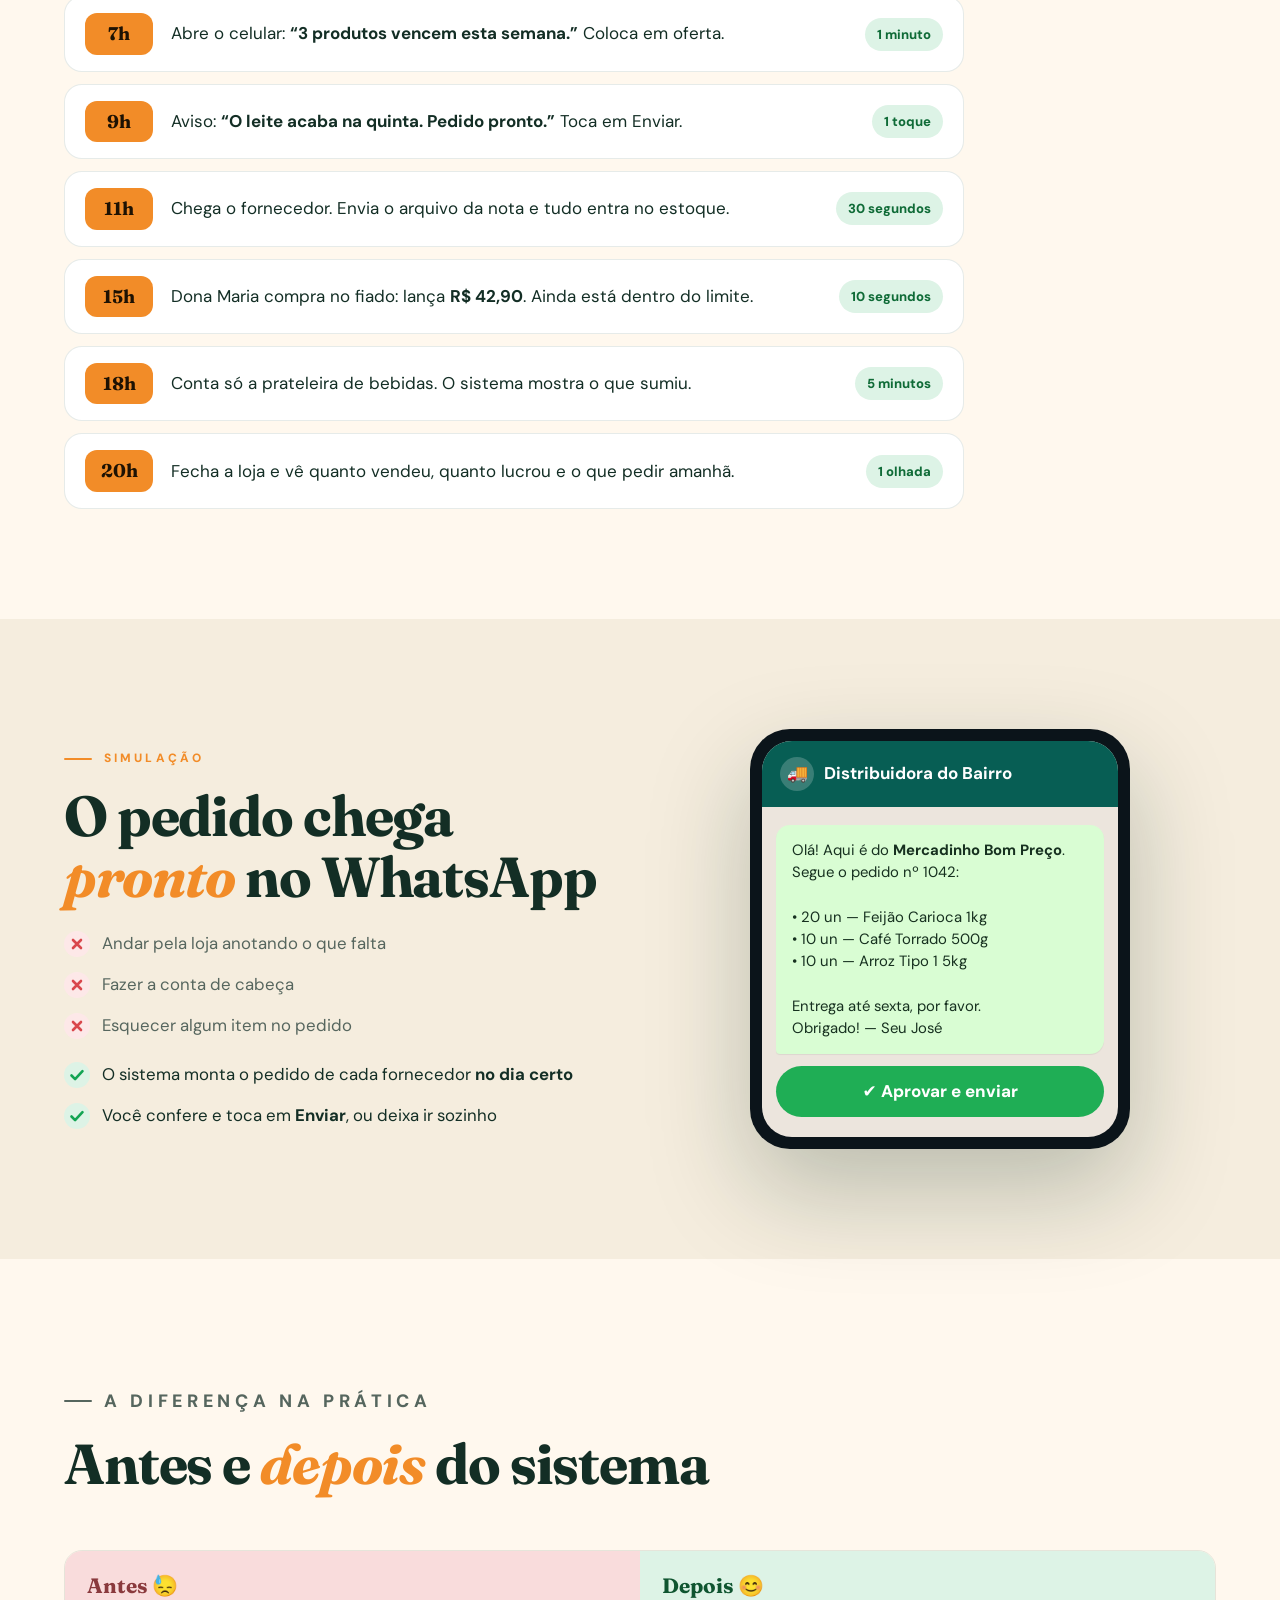
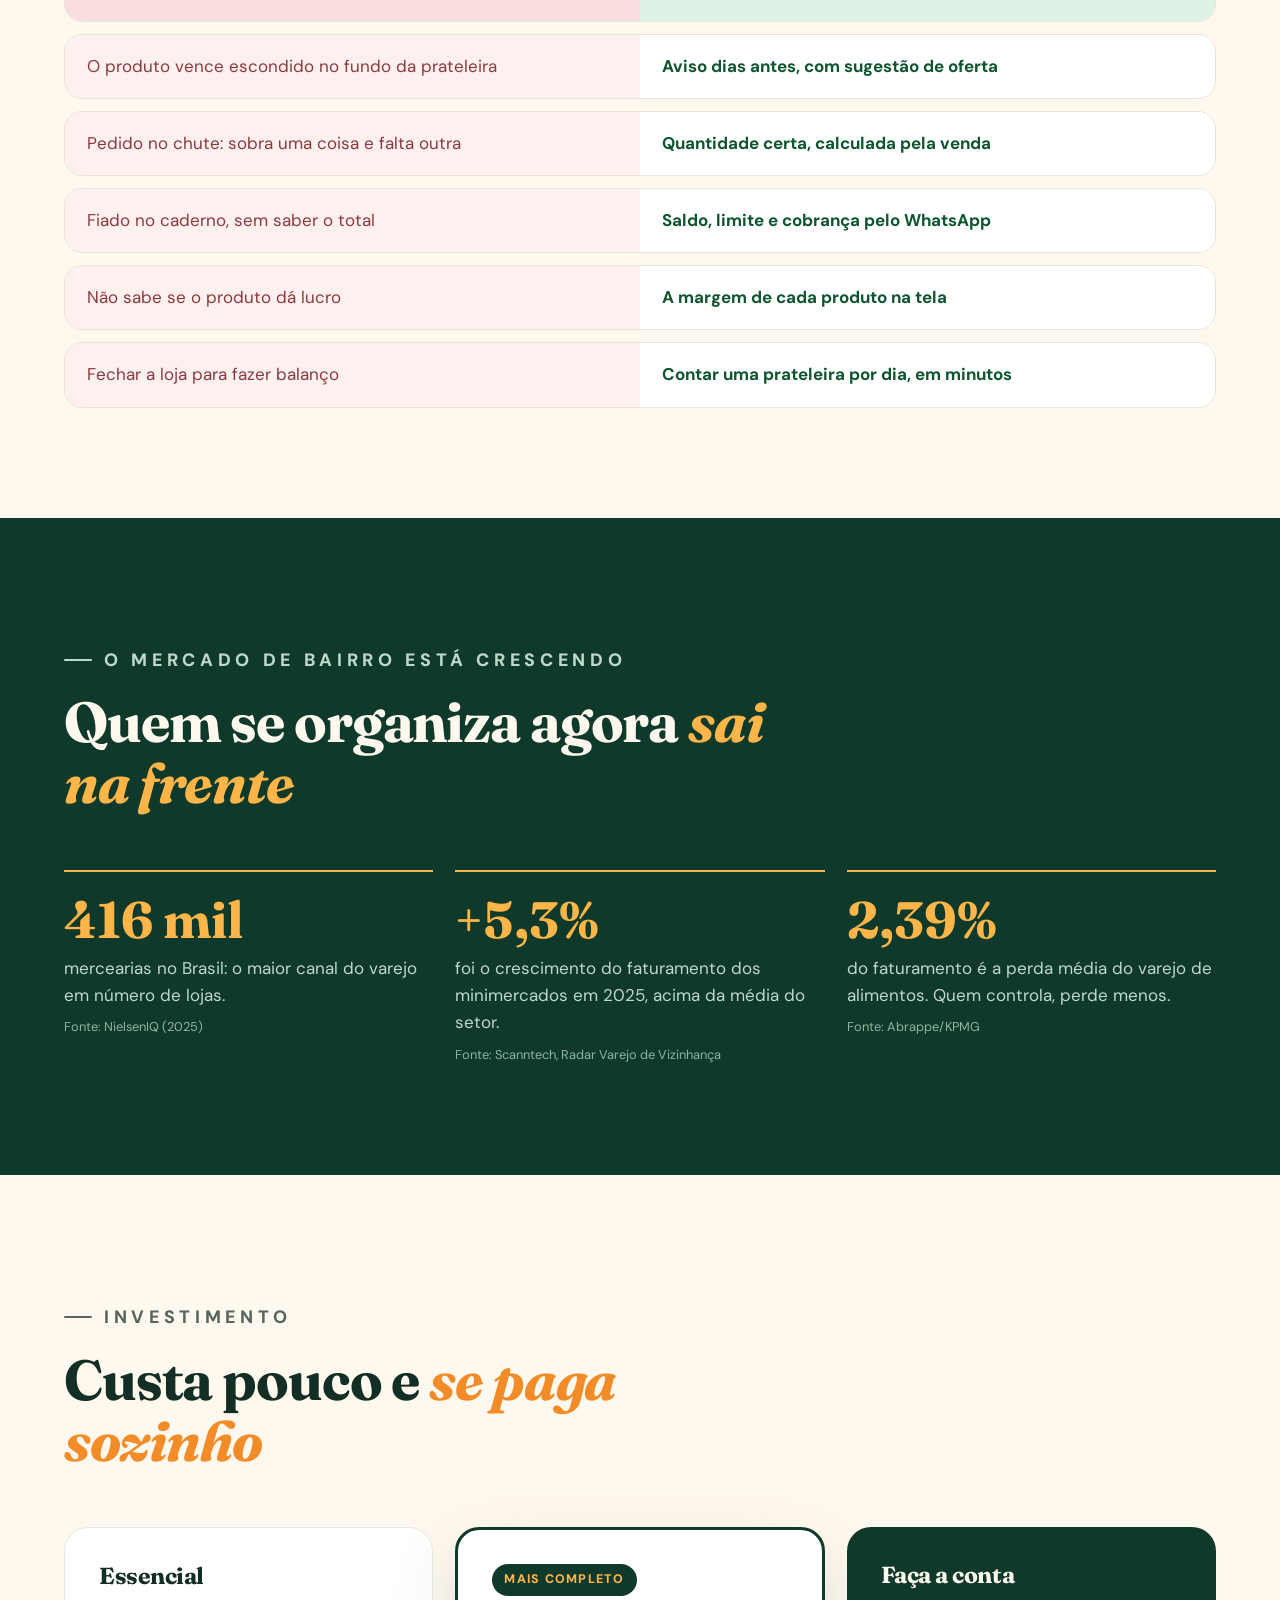
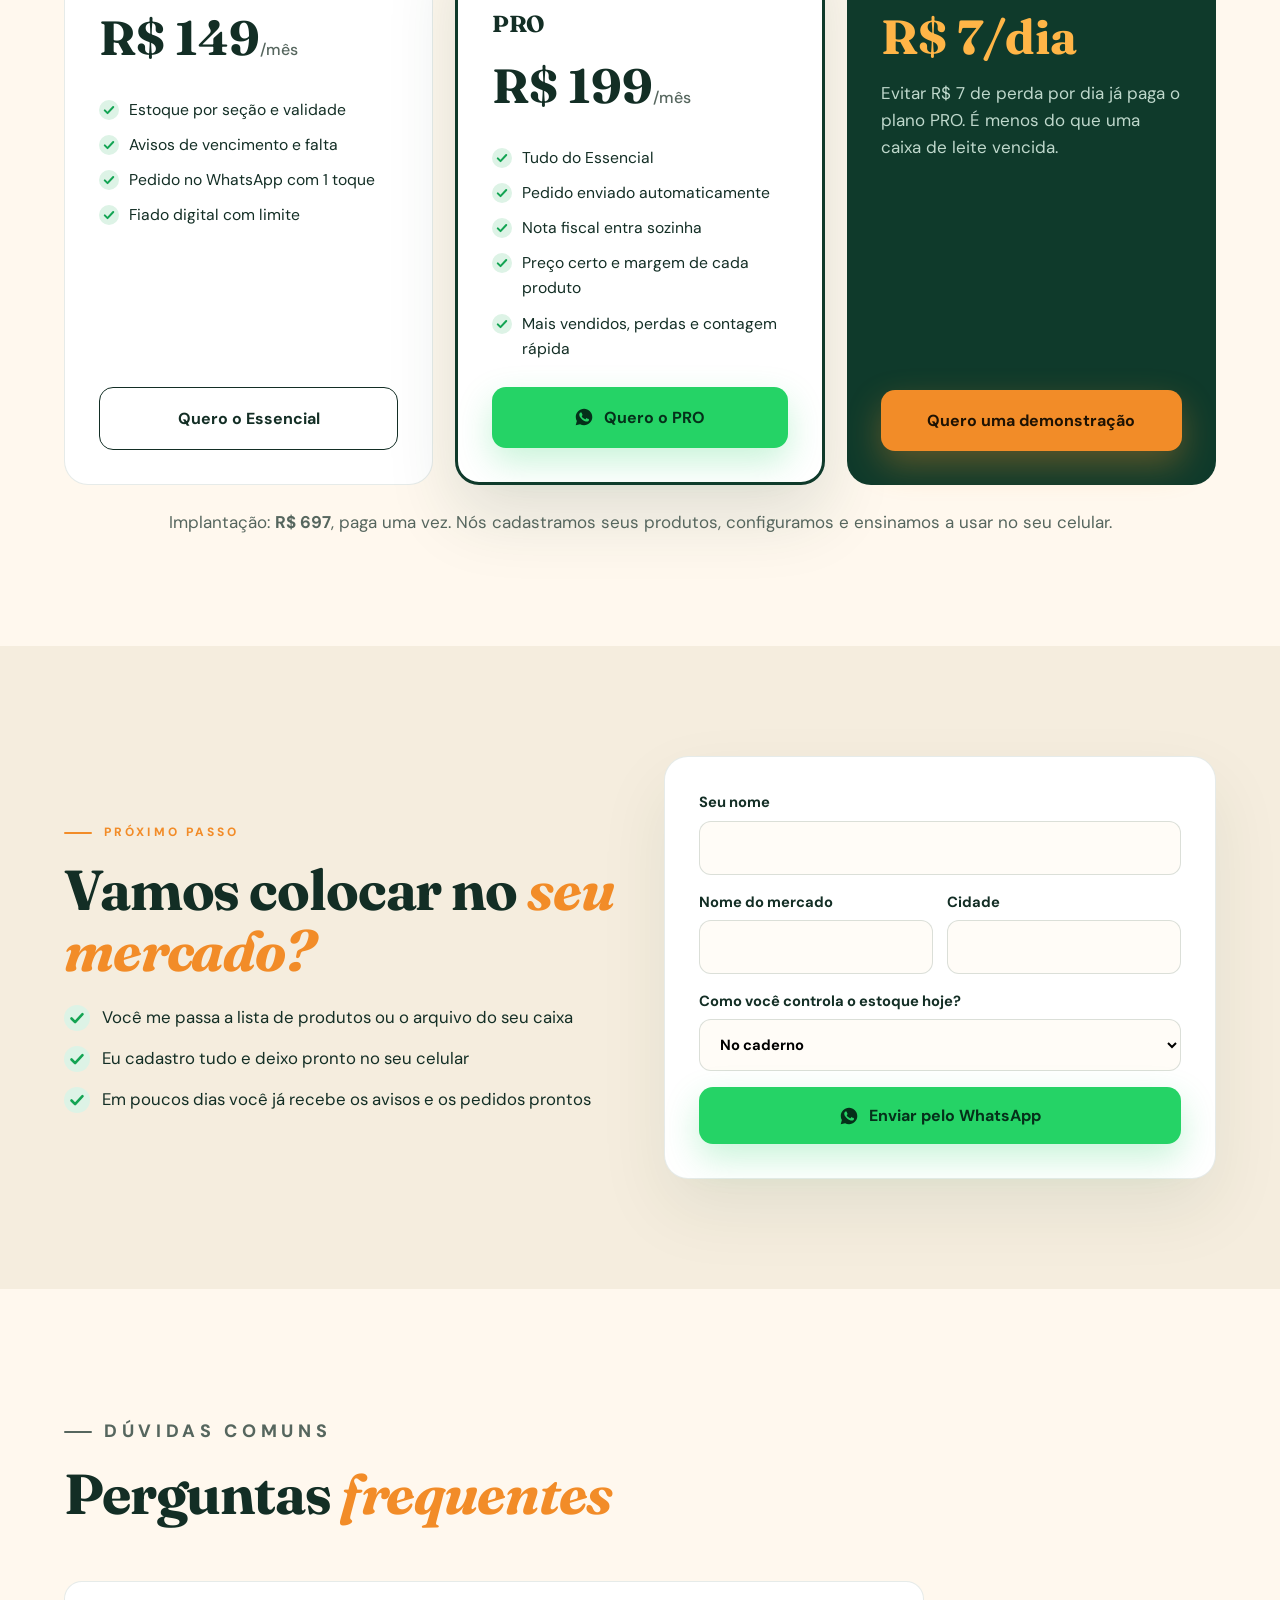
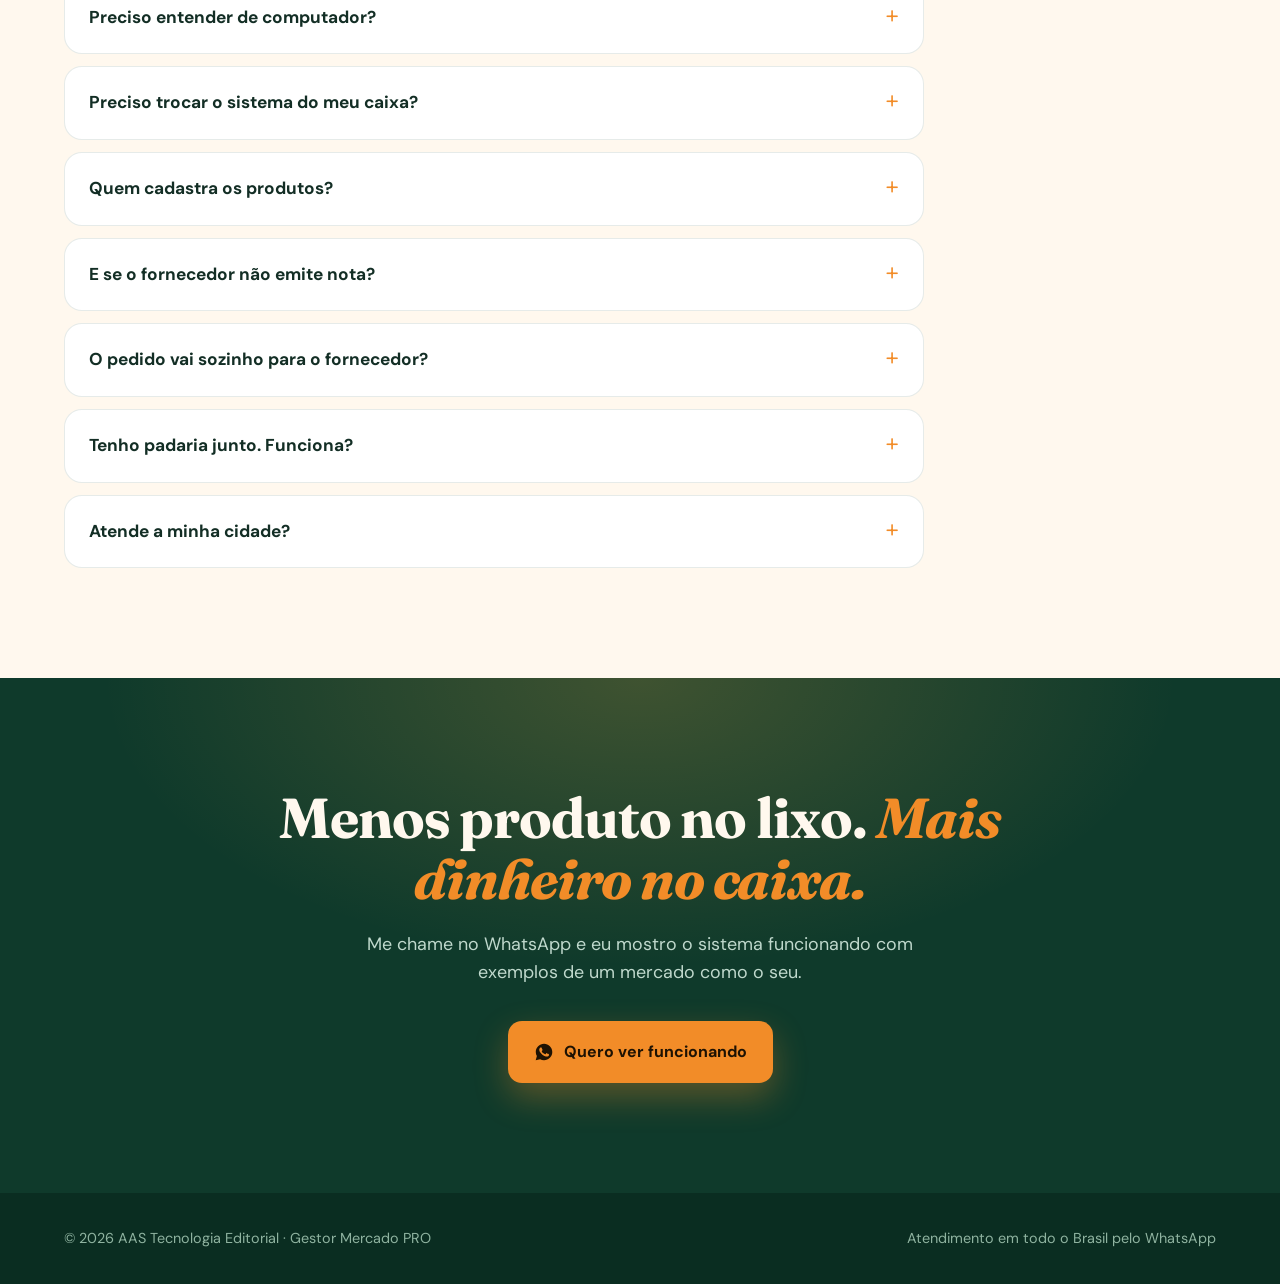
<file: mercado/index.html>
<!DOCTYPE html>
<html lang="pt-BR">
<head>
<meta charset="UTF-8"><meta name="referrer" content="strict-origin-when-cross-origin"><meta http-equiv="Content-Security-Policy" content="upgrade-insecure-requests; object-src 'none'; base-uri 'self'">
<meta name="viewport" content="width=device-width, initial-scale=1">
<title>Gestor Mercado PRO — Menos perda e mais lucro para o seu mercadinho</title>
<meta name="description" content="Sistema simples, no celular, para mercadinhos e mercearias de bairro: avisa o que vai vencer, calcula o pedido, manda no WhatsApp do fornecedor e organiza o fiado.">
<meta property="og:title" content="Gestor Mercado PRO — Menos perda e mais lucro">
<meta property="og:description" content="Avisa o que vai vencer, faz o pedido no WhatsApp e organiza o fiado. Tudo no celular.">
<meta property="og:type" content="website">
<meta name="twitter:card" content="summary">
<meta name="theme-color" content="#0F3A2B">
<link rel="preconnect" href="https://fonts.googleapis.com">
<link rel="preconnect" href="https://fonts.gstatic.com" crossorigin>
<link href="https://fonts.googleapis.com/css2?family=Fraunces:ital,opsz,wght@0,9..144,500..800;1,9..144,500..800&family=DM+Sans:wght@400;500;700;800&display=swap" rel="stylesheet">
<style>
:root{
 --bg:#FFF8EE;--bg2:#F5EDDE;--deep:#0F3A2B;--deep2:#0A2D21;--line:#0f3a2b1a;
 --accent:#F28C28;--accent2:#FFB547;--ink:#132E25;--muted:#56665E;--cream:#FFF8EE;--wa:#25d366;
 --serif:'Fraunces',Georgia,serif;--sans:'DM Sans',system-ui,sans-serif;
}
*{box-sizing:border-box}
html{scroll-behavior:smooth}
body{margin:0;font-family:var(--sans);background:var(--bg);color:var(--ink);font-size:17px;line-height:1.6;-webkit-font-smoothing:antialiased;overflow-x:hidden}
img,svg{display:block}
a{color:inherit}
.wrap{width:min(1180px,90%);margin:0 auto}
section{padding:110px 0;position:relative}
h1,h2,h3{font-family:var(--serif);letter-spacing:-.02em;margin:0;line-height:1.08;font-weight:700}
h1{font-size:clamp(2.6rem,6vw,5.2rem)}
h2{font-size:clamp(2.1rem,4.4vw,3.6rem)}
h3{font-size:1.45rem;line-height:1.2}
h1 em,h2 em{font-style:italic;color:var(--accent)}
.dark h2 em,.dark h1 em{color:var(--accent2)}
p{margin:0}
.eyebrow{display:flex;align-items:center;gap:12px;font-size:12px;font-weight:800;text-transform:uppercase;letter-spacing:.26em;color:var(--accent);margin-bottom:18px}
.eyebrow::before{content:"";width:28px;height:2px;background:currentColor;border-radius:2px}
.dark .eyebrow{color:var(--accent2)}
.head{max-width:720px;margin-bottom:56px}
.head p{margin-top:18px;color:var(--muted);font-size:1.12rem}
.dark{background:var(--deep);color:var(--cream)}
.dark .head p,.dark .muted{color:#BFD8CC}
.alt{background:var(--bg2)}
/* botões */
.btn{white-space:nowrap;display:inline-flex;align-items:center;justify-content:center;gap:10px;padding:18px 26px;border-radius:14px;font-weight:700;font-size:1rem;text-decoration:none;border:0;cursor:pointer;transition:transform .2s,box-shadow .2s,background .2s;font-family:var(--sans)}
.btn:hover{transform:translateY(-3px)}
.btn svg{width:20px;height:20px}
.btn-gold{background:var(--accent);color:#1E1203;box-shadow:0 14px 34px #f28c2855}
.btn-wa{background:var(--wa);color:#05301A;box-shadow:0 14px 34px #25d36640}
.btn-ghost{border:1.5px solid currentColor;background:transparent}
.btn:focus-visible,a:focus-visible,summary:focus-visible,input:focus-visible,select:focus-visible{outline:3px solid var(--accent2);outline-offset:3px}
/* header */
header{position:fixed;inset:0 0 auto 0;z-index:50;transition:background .3s,box-shadow .3s}
header .wrap{display:flex;align-items:center;justify-content:space-between;height:78px}
header.scrolled{background:#fff8eecc;backdrop-filter:blur(14px);-webkit-backdrop-filter:blur(14px);box-shadow:0 1px 0 var(--line)}
.logo{display:flex;align-items:center;gap:10px;text-decoration:none;font-weight:800;font-size:1.05rem}
.logo .mk{width:38px;height:38px;border-radius:11px;background:var(--deep);display:grid;place-items:center}
.logo small{display:block;font-size:.68rem;font-weight:700;letter-spacing:.18em;color:var(--muted);text-transform:uppercase}
header .btn{padding:12px 18px;font-size:.92rem}
/* hero */
.hero{min-height:100svh;display:flex;align-items:center;padding:130px 0 80px;background:radial-gradient(70% 60% at 85% 20%,#ffb54733,transparent 70%),radial-gradient(50% 50% at 10% 90%,#0f3a2b14,transparent 70%),var(--bg);overflow:hidden}
.hero .wrap{display:grid;grid-template-columns:1.15fr .85fr;gap:56px;align-items:center}
.hero .wrap>*{min-width:0}
.hero p.sub{font-size:1.2rem;color:var(--muted);margin:26px 0 34px;max-width:560px}
.hero p.sub b{color:var(--ink)}
.ctas{display:flex;gap:14px;flex-wrap:wrap}
.trust{display:flex;align-items:center;gap:10px;margin-top:26px;font-size:.92rem;color:var(--muted);font-weight:500}
.dot{width:10px;height:10px;border-radius:50%;background:var(--wa);box-shadow:0 0 0 0 #25d36699;animation:blink 2s infinite}
@keyframes blink{0%{box-shadow:0 0 0 0 #25d36699}70%{box-shadow:0 0 0 12px #25d36600}100%{box-shadow:0 0 0 0 #25d36600}}
/* celular */
.phone{width:min(340px,100%);margin:0 auto;background:var(--deep2);border-radius:44px;padding:14px;box-shadow:0 40px 100px #0a2d2155,0 0 0 1px #ffffff14 inset;position:relative}
.screen{background:#F3F5F2;border-radius:32px;overflow:hidden;padding:18px 14px 20px;font-size:13px;color:#14241C}
.scr-top{display:flex;justify-content:space-between;align-items:center;margin-bottom:14px}
.scr-top b{font-size:15px}
.scr-top span{font-size:10.5px;font-weight:800;background:#E7F5EC;color:#0A6B39;padding:4px 9px;border-radius:20px}
.scr-hero{background:linear-gradient(135deg,#13a453,#0b5a31);color:#fff;border-radius:18px;padding:14px 16px;margin-bottom:10px}
.scr-hero small{opacity:.85;font-size:11px}
.scr-hero b{display:block;font-size:22px;font-family:var(--serif)}
.scr-card{background:#fff;border-radius:14px;padding:11px 13px;margin-top:8px;display:flex;gap:10px;align-items:center;box-shadow:0 1px 2px #0001}
.scr-card i{width:30px;height:30px;border-radius:9px;display:grid;place-items:center;font-style:normal;font-size:15px;flex:none}
.scr-card b{display:block;font-size:12.5px}
.scr-card small{color:#5d6a62;font-size:11px}
.scr-btn{margin-top:10px;background:#1fae55;color:#fff;border-radius:12px;text-align:center;padding:10px;font-weight:800;font-size:12.5px}
.badge{position:absolute;background:#fffffff2;backdrop-filter:blur(10px);-webkit-backdrop-filter:blur(10px);border-radius:16px;padding:12px 16px;box-shadow:0 20px 50px #0a2d2133;font-size:.85rem;font-weight:700;display:flex;gap:10px;align-items:center;color:var(--ink)}
.badge .em{font-size:1.4rem}
.badge.b1{left:-70px;top:56%;animation:float 6s ease-in-out infinite}
.badge.b2{right:-30px;bottom:16%;animation:float 6s ease-in-out infinite 1.5s}
@keyframes float{50%{transform:translateY(-10px)}}
/* marquee */
.marquee{background:var(--deep);color:var(--cream);padding:20px 0;overflow:hidden;white-space:nowrap}
.marquee .track{display:inline-flex;gap:46px;animation:mq 32s linear infinite;font-weight:700;font-size:1.05rem}
.marquee span{display:inline-flex;align-items:center;gap:46px}
.marquee span::after{content:"✦";color:var(--accent2)}
@keyframes mq{to{transform:translateX(-50%)}}
/* cartões */
.grid4{display:grid;grid-template-columns:repeat(4,1fr);gap:20px}
.grid3{display:grid;grid-template-columns:repeat(3,1fr);gap:22px}
.grid2{display:grid;grid-template-columns:1fr 1fr;gap:22px}
.grid4>*,.grid3>*,.grid2>*{min-width:0}
.card{background:#fff;border-radius:22px;padding:30px;border:1px solid var(--line);box-shadow:0 18px 40px #0f3a2b0d}
.card .ic{width:58px;height:58px;border-radius:16px;display:grid;place-items:center;font-size:1.8rem;margin-bottom:18px}
.card p{color:var(--muted);margin-top:10px;font-size:1rem}
.t-red{background:#FDE8E8}.t-orange{background:#FFEBD6}.t-blue{background:#E3EEFD}.t-purple{background:#EDE7FE}.t-green{background:#DDF3E6}.t-teal{background:#D9F2F1}
/* calculadora */
.calc{display:grid;grid-template-columns:1fr 1fr;gap:28px;align-items:stretch}
.calc>*{min-width:0}
.calc-in{background:#ffffff10;border:1px solid #ffffff22;border-radius:24px;padding:34px}
.calc-in label{font-weight:700;font-size:1.05rem;display:block;margin-bottom:12px}
.calc-in .val{font-family:var(--serif);font-size:clamp(2.2rem,4vw,3rem);font-weight:700;color:var(--accent2)}
input[type=range]{width:100%;accent-color:var(--accent);margin:18px 0 6px;height:28px}
.range-l{display:flex;justify-content:space-between;font-size:.85rem;color:#BFD8CC}
.calc-out{display:grid;gap:16px}
.out{border-radius:22px;padding:24px 28px;background:var(--accent2);color:#2A1A05}
.out.big{background:var(--accent);}
.out small{font-weight:700;font-size:.95rem}
.out b{display:block;font-family:var(--serif);font-size:clamp(2rem,4vw,2.8rem);line-height:1.1;margin-top:4px}
.src{font-size:.82rem;color:#BFD8CC;margin-top:22px}
/* passos */
.steps{counter-reset:s;display:grid;grid-template-columns:repeat(3,1fr);gap:22px}
.steps>*{min-width:0}
.step{background:#fff;border-radius:22px;padding:32px;border:1px solid var(--line);position:relative}
.step::before{counter-increment:s;content:counter(s);width:56px;height:56px;border-radius:50%;background:var(--deep);color:var(--accent2);font-family:var(--serif);font-size:1.6rem;font-weight:700;display:grid;place-items:center;margin-bottom:18px}
.step p{color:var(--muted);margin-top:10px}
.banner{margin-top:26px;background:var(--deep);color:var(--cream);border-radius:20px;padding:22px 28px;font-size:1.08rem}
.banner b{color:var(--accent2)}
/* timeline */
.tl{display:grid;gap:12px;max-width:900px}
.row{display:flex;align-items:center;gap:18px;background:#fff;border-radius:18px;padding:16px 20px;border:1px solid var(--line)}
.row .h{font-family:var(--serif);font-weight:700;font-size:1.15rem;background:var(--accent);color:#1E1203;border-radius:12px;padding:6px 12px;min-width:68px;text-align:center;flex:none}
.row p{flex:1;min-width:0}
.row .ok{font-size:.82rem;font-weight:800;color:#0F6B37;background:#DDF3E6;border-radius:30px;padding:6px 12px;white-space:nowrap;flex:none}
/* whatsapp */
.duo{display:grid;grid-template-columns:1fr 1fr;gap:48px;align-items:center}
.duo>*{min-width:0}
.chk{list-style:none;padding:0;margin:22px 0 0;display:grid;gap:14px}
.chk li{display:flex;gap:12px;align-items:flex-start;font-size:1.05rem}
.chk svg{width:26px;height:26px;flex:none;margin-top:1px}
.x li{color:var(--muted)}
.wa-phone{width:min(380px,100%);margin:0 auto;background:#0b141a;border-radius:40px;padding:12px;box-shadow:0 40px 100px #0a2d2140}
.wa-scr{background:#ECE5DD;border-radius:30px;overflow:hidden}
.wa-bar{background:#075E54;color:#fff;padding:16px 18px;font-weight:700;display:flex;gap:10px;align-items:center}
.wa-bar i{width:34px;height:34px;border-radius:50%;background:#ffffff33;display:grid;place-items:center;font-style:normal}
.wa-body{padding:18px 14px 20px}
.bubble{background:#D9FDD3;border-radius:14px 14px 14px 4px;padding:14px 16px;font-size:.93rem;line-height:1.5;color:#16301F;box-shadow:0 1px 1px #0001}
.wa-ok{margin-top:12px;background:#1fae55;color:#fff;border-radius:30px;text-align:center;padding:12px;font-weight:800}
/* antes depois */
.ad{display:grid;gap:12px}
.ad .r{display:grid;grid-template-columns:1fr 1fr;border-radius:18px;overflow:hidden;border:1px solid var(--line)}
.ad .r>div{padding:18px 22px;min-width:0}
.ad .a{background:#FFF0F0;color:#8A3A3D}
.ad .d{background:#fff;color:#0F5530;font-weight:700}
.ad .hd>div{font-family:var(--serif);font-size:1.3rem;font-weight:700}
.ad .hd .a{background:#F9DCDC}.ad .hd .d{background:#DDF3E6}
/* planos */
.plans{display:grid;grid-template-columns:1fr 1fr 1fr;gap:22px;align-items:stretch}
.plans>*{min-width:0}
.plan{background:#fff;border-radius:24px;padding:34px;border:1px solid var(--line);display:flex;flex-direction:column}
.plan.pro{border:3px solid var(--deep);box-shadow:0 30px 70px #0f3a2b22}
.tag{align-self:flex-start;background:var(--deep);color:var(--accent2);font-size:.78rem;font-weight:800;letter-spacing:.1em;text-transform:uppercase;border-radius:30px;padding:6px 12px;margin-bottom:14px}
.price{font-family:var(--serif);font-size:3rem;font-weight:700;margin:10px 0 4px}
.price span{font-size:1rem;font-family:var(--sans);color:var(--muted);font-weight:500}
.plan ul{margin:16px 0 26px;padding:0;list-style:none;display:grid;gap:10px;flex:1;align-content:start}
.plan li{display:flex;gap:10px;font-size:.98rem}
.plan li svg{width:20px;height:20px;flex:none;margin-top:3px}
.plan.dia{background:var(--deep);color:var(--cream);border:0}
.plan.dia .price{color:var(--accent2)}
.plan.dia p{color:#BFD8CC}
.impl{margin-top:24px;text-align:center;color:var(--muted)}
/* prova */
.nums{display:grid;grid-template-columns:repeat(3,1fr);gap:22px}
.nums>*{min-width:0}
.num{border-top:2px solid var(--accent2);padding-top:22px}
.num b{font-family:var(--serif);font-size:clamp(2.4rem,4vw,3.4rem);color:var(--accent2);display:block;line-height:1}
.num p{margin-top:10px;color:#BFD8CC}
.num small{display:block;margin-top:8px;font-size:.8rem;color:#8FB3A0}
/* form */
.form{background:#fff;border-radius:24px;padding:34px;border:1px solid var(--line);box-shadow:0 30px 70px #0f3a2b14;display:grid;gap:16px}
.form label{font-weight:700;font-size:.92rem;display:grid;gap:6px}
.form input,.form select{font:inherit;padding:14px 16px;border-radius:12px;border:1.5px solid #0f3a2b26;background:#FFFCF7;width:100%}
.form .two{display:grid;grid-template-columns:1fr 1fr;gap:14px}
.form .two>*{min-width:0}
/* faq */
.faq{display:grid;gap:12px;max-width:860px}
details{background:#fff;border-radius:18px;border:1px solid var(--line);padding:4px 24px}
summary{cursor:pointer;font-weight:700;font-size:1.08rem;padding:18px 0;list-style:none;display:flex;justify-content:space-between;gap:16px}
summary::-webkit-details-marker{display:none}
summary::after{content:"+";font-family:var(--serif);font-size:1.6rem;line-height:1;color:var(--accent);transition:transform .2s}
details[open] summary::after{transform:rotate(45deg)}
details p{padding:0 0 20px;color:var(--muted)}
/* cta final */
.final{text-align:center;background:radial-gradient(60% 80% at 50% 0%,#ffb54733,transparent 70%),var(--deep);color:var(--cream)}
.final h2{max-width:820px;margin:0 auto}
.final p{max-width:600px;margin:20px auto 34px;color:#BFD8CC;font-size:1.12rem}
footer{background:var(--deep2);color:#8FB3A0;padding:34px 0;font-size:.9rem}
footer .wrap{display:flex;justify-content:space-between;gap:16px;flex-wrap:wrap}
.float{position:fixed;right:18px;bottom:18px;z-index:60;width:60px;height:60px;border-radius:50%;background:var(--wa);display:none;place-items:center;box-shadow:0 14px 34px #25d36666}
.float svg{width:30px;height:30px}
/* revelação */
.rv{opacity:0;transform:translateY(28px);transition:opacity .9s,transform .9s}
.rv.in{opacity:1;transform:none}
@media(prefers-reduced-motion:reduce){*,*::before,*::after{animation:none!important;transition:none!important}.rv{opacity:1;transform:none}}
@media(max-width:980px){
 section{padding:72px 0}
 .hero{padding:110px 0 60px;min-height:auto}
 .hero .wrap,.duo,.calc{grid-template-columns:1fr}
 .grid4{grid-template-columns:1fr 1fr}
 .grid3,.steps,.plans,.nums{grid-template-columns:1fr}
 .badge.b1{left:-6px}.badge.b2{right:-6px}
}
@media(max-width:620px){
 body{font-size:16px}
 .grid4,.grid2,.form .two{grid-template-columns:1fr}
 .btn{width:100%}
 header .btn{width:auto}
 .ctas{flex-direction:column}
 .card,.step,.plan,.form,.calc-in{padding:24px}
 .row{flex-wrap:wrap;gap:10px 14px}
 .row p{flex-basis:100%;order:3}
 .row .ok{margin-left:auto}
 .ad .r>div{padding:14px 16px;font-size:.95rem}
 .logo small{display:none}
 .float{display:grid}
 .badge{display:none}
 .logo{font-size:.95rem}
 header .btn{padding:11px 14px;font-size:.85rem}
}
</style>
</head>
<body>
<svg width="0" height="0" style="position:absolute" aria-hidden="true">
 <symbol id="i-wa" viewBox="0 0 24 24"><path fill="currentColor" d="M12.04 2C6.58 2 2.13 6.45 2.13 11.91c0 1.75.46 3.45 1.32 4.95L2.05 22l5.25-1.38a9.9 9.9 0 0 0 4.74 1.21c5.46 0 9.91-4.45 9.91-9.91S17.5 2 12.04 2zm5.8 14.08c-.24.68-1.42 1.3-1.95 1.35-.5.05-1.13.07-1.82-.11-.42-.13-.96-.31-1.65-.61-2.9-1.25-4.8-4.17-4.94-4.36-.14-.19-1.18-1.57-1.18-3s.75-2.13 1.02-2.42c.26-.29.58-.36.77-.36h.55c.18 0 .42-.07.65.5.24.58.82 2 .89 2.15.07.14.12.31.02.5-.1.19-.14.31-.29.48-.14.17-.3.37-.43.5-.14.14-.29.3-.13.59.17.29.74 1.22 1.59 1.98 1.09.97 2.01 1.27 2.3 1.42.29.14.46.12.63-.07.17-.19.72-.84.91-1.13.19-.29.38-.24.65-.14.26.1 1.69.8 1.98.94.29.14.48.22.55.34.07.12.07.7-.17 1.38z"/></symbol>
 <symbol id="i-chk" viewBox="0 0 26 26"><circle cx="13" cy="13" r="13" fill="#DDF3E6"/><path d="M7.5 13.5l3.6 3.6 7.4-8" fill="none" stroke="#13A453" stroke-width="2.6" stroke-linecap="round" stroke-linejoin="round"/></symbol>
 <symbol id="i-x" viewBox="0 0 26 26"><circle cx="13" cy="13" r="13" fill="#FDE8E8"/><path d="M9 9l8 8M17 9l-8 8" fill="none" stroke="#D9474C" stroke-width="2.6" stroke-linecap="round"/></symbol>
</svg>

<header id="top">
 <div class="wrap">
  <a class="logo" href="#inicio"><span class="mk"><svg width="20" height="20" viewBox="0 0 24 24" fill="none" stroke="#FFB547" stroke-width="2.4" stroke-linecap="round" stroke-linejoin="round" aria-hidden="true"><path d="M3 9l1.5-5h15L21 9"/><path d="M4 9v11h16V9"/><path d="M3 9h18"/><path d="M9 20v-6h6v6"/></svg></span><span>Gestor Mercado PRO<small>AAS Tecnologia Editorial</small></span></a>
  <a class="btn btn-wa wa-link" data-msg="topo" href="#contato"><svg aria-hidden="true"><use href="#i-wa"/></svg>WhatsApp</a>
 </div>
</header>

<main>
<section class="hero" id="inicio">
 <div class="wrap">
  <div class="rv">
   <p class="eyebrow">Para mercadinhos e mercearias de bairro</p>
   <h1>Seu mercadinho com <em>menos perda</em> e mais lucro</h1>
   <p class="sub">Um sistema simples, no celular, que <b>avisa o que vai vencer</b>, <b>calcula o pedido</b> e <b>manda no WhatsApp do fornecedor</b>. Você continua atendendo e ele cuida do resto.</p>
   <div class="ctas">
    <a class="btn btn-gold wa-link" data-msg="hero" href="#contato"><svg aria-hidden="true"><use href="#i-wa"/></svg>Quero ver funcionando</a>
    <a class="btn btn-ghost" href="#como">Como funciona</a>
   </div>
   <p class="trust"><span class="dot" aria-hidden="true"></span>Atendimento pelo WhatsApp · implantação feita por nós</p>
  </div>
  <div class="rv" style="position:relative">
   <div class="phone" role="img" aria-label="Tela do sistema no celular mostrando avisos de validade, pedido pronto e fiado">
    <div class="screen">
     <div class="scr-top"><b>Bom dia, Seu José!</b><span>Hoje</span></div>
     <div class="scr-hero"><small>Dinheiro em risco de vencer</small><b>R$ 74,20</b><small>4 produtos pedem promoção</small></div>
     <div class="scr-card"><i class="t-red">⏰</i><div><b>Iogurte vence em 4 dias</b><small>8 unidades vão sobrar — fazer oferta</small></div></div>
     <div class="scr-card"><i class="t-orange">📦</i><div><b>Leite acaba na quinta</b><small>Pedido pronto: 24 unidades</small></div></div>
     <div class="scr-card"><i class="t-blue">📒</i><div><b>Fiado a receber</b><small>R$ 728,20 · 1 cliente atrasado</small></div></div>
     <div class="scr-btn">✔ Aprovar e enviar no WhatsApp</div>
    </div>
   </div>
   <div class="badge b1"><span class="em">⏰</span>Avisa antes de vencer</div>
   <div class="badge b2"><span class="em">📲</span>Pedido em 1 toque</div>
  </div>
 </div>
</section>

<div class="marquee" aria-hidden="true"><div class="track">
 <span>Estoque por seção</span><span>Aviso de validade</span><span>Pedido no WhatsApp</span><span>Fiado digital</span><span>Preço certo</span><span>Nota fiscal automática</span><span>Mais vendidos</span><span>Contagem rápida</span><span>Padaria e produção</span>
 <span>Estoque por seção</span><span>Aviso de validade</span><span>Pedido no WhatsApp</span><span>Fiado digital</span><span>Preço certo</span><span>Nota fiscal automática</span><span>Mais vendidos</span><span>Contagem rápida</span><span>Padaria e produção</span>
</div></div>

<section id="dores">
 <div class="wrap">
  <div class="head rv"><p class="eyebrow">O dia a dia do mercadinho</p><h2>Você conhece <em>essas situações?</em></h2></div>
  <div class="grid4">
   <div class="card rv"><div class="ic t-red">🗑️</div><h3>O produto venceu escondido</h3><p>Ninguém viu, e o dinheiro foi para o lixo.</p></div>
   <div class="card rv"><div class="ic t-orange">🚫</div><h3>O cliente pediu e tinha acabado</h3><p>Ele comprou no concorrente, e a venda foi embora.</p></div>
   <div class="card rv"><div class="ic t-blue">📒</div><h3>O fiado ficou no caderno</h3><p>Fica difícil saber quem deve, quanto e desde quando.</p></div>
   <div class="card rv"><div class="ic t-purple">💸</div><h3>O custo subiu e o preço não</h3><p>Você continua vendendo e o lucro vai sumindo.</p></div>
  </div>
 </div>
</section>

<section class="dark" id="perda">
 <div class="wrap">
  <div class="head rv"><p class="eyebrow">Faça a conta do seu mercado</p><h2>Quanto você pode estar <em>perdendo</em> sem ver?</h2><p>No varejo de alimentos, a média de perda é de <b style="color:#fff">R$ 2,39 a cada R$ 100 vendidos</b>, entre vencimento, quebra e furto. Arraste e veja no seu caso.</p></div>
  <div class="calc rv">
   <div class="calc-in">
    <label for="fat">Quanto o seu mercado vende por mês?</label>
    <div class="val" id="fatV">R$ 50.000</div>
    <input type="range" id="fat" min="10000" max="300000" step="5000" value="50000" aria-describedby="fatV">
    <div class="range-l"><span>R$ 10 mil</span><span>R$ 300 mil</span></div>
   </div>
   <div class="calc-out">
    <div class="out"><small>Perda média por mês</small><b id="perMes">R$ 1.195</b></div>
    <div class="out big"><small>Perda média por ano</small><b id="perAno">R$ 14.340</b></div>
   </div>
  </div>
  <p class="src">Base: índice médio de perdas do varejo alimentar de 2,39% do faturamento (Pesquisa Abrappe/KPMG de Prevenção de Perdas). É uma média do setor; cada mercado tem a sua realidade.</p>
 </div>
</section>

<section id="como">
 <div class="wrap">
  <div class="head rv"><p class="eyebrow">O que o sistema faz por você</p><h2>Ele trabalha <em>enquanto você atende</em></h2></div>
  <div class="grid3">
   <div class="card rv"><div class="ic t-red">⏰</div><h3>Avisa o que vai vencer</h3><p>Com dias de antecedência e sugestão de oferta, antes de virar prejuízo.</p></div>
   <div class="card rv"><div class="ic t-orange">📅</div><h3>Diz o dia certo de pedir</h3><p>Calcula pela sua venda e pelo prazo do fornecedor. Não falta e não sobra.</p></div>
   <div class="card rv"><div class="ic t-green">📲</div><h3>Manda o pedido no WhatsApp</h3><p>O pedido sai pronto. Você confere e envia, ou deixa ir sozinho.</p></div>
   <div class="card rv"><div class="ic t-purple">🏷️</div><h3>Mostra o preço certo</h3><p>Avisa quando o custo sobe na nota e sugere o preço novo.</p></div>
   <div class="card rv"><div class="ic t-blue">📒</div><h3>Organiza o fiado</h3><p>Limite para cada cliente, extrato e cobrança educada pelo WhatsApp.</p></div>
   <div class="card rv"><div class="ic t-teal">📊</div><h3>Mostra se deu lucro</h3><p>Na tela do celular: o que mais vende, o que dá lucro e onde está a perda.</p></div>
  </div>
 </div>
</section>

<section class="alt" id="facil">
 <div class="wrap">
  <div class="head rv"><p class="eyebrow">Alimentar o sistema é fácil</p><h2>Você <em>quase não precisa</em> digitar</h2><p>No começo, nós cadastramos tudo para você. Depois, o sistema se alimenta sozinho.</p></div>
  <div class="steps">
   <div class="step rv"><h3>A nota entra sozinha</h3><p>Chegou mercadoria? Você envia o arquivo da nota fiscal e os produtos, as quantidades e as validades entram de uma vez.</p></div>
   <div class="step rv"><h3>As vendas vêm do caixa</h3><p>O sistema lê as vendas do caixa que você já usa. Não precisa trocar de sistema nem lançar venda por venda.</p></div>
   <div class="step rv"><h3>O resto, pelo celular</h3><p>Para conferir, aponte a câmera para o código de barras. O nome aparece sozinho e você só digita a quantidade.</p></div>
  </div>
  <div class="banner rv">Fornecedor sem nota? Leva <b>10 segundos</b>: escolhe o produto, digita a quantidade e a validade. Pronto.</div>
 </div>
</section>

<section id="dia">
 <div class="wrap">
  <div class="head rv"><p class="eyebrow">Simulação</p><h2>Um dia no seu mercado <em>com o sistema</em></h2><p>Poucos minutos por dia, e tudo sob controle.</p></div>
  <div class="tl">
   <div class="row rv"><span class="h">7h</span><p>Abre o celular: <b>“3 produtos vencem esta semana.”</b> Coloca em oferta.</p><span class="ok">1 minuto</span></div>
   <div class="row rv"><span class="h">9h</span><p>Aviso: <b>“O leite acaba na quinta. Pedido pronto.”</b> Toca em Enviar.</p><span class="ok">1 toque</span></div>
   <div class="row rv"><span class="h">11h</span><p>Chega o fornecedor. Envia o arquivo da nota e tudo entra no estoque.</p><span class="ok">30 segundos</span></div>
   <div class="row rv"><span class="h">15h</span><p>Dona Maria compra no fiado: lança <b>R$ 42,90</b>. Ainda está dentro do limite.</p><span class="ok">10 segundos</span></div>
   <div class="row rv"><span class="h">18h</span><p>Conta só a prateleira de bebidas. O sistema mostra o que sumiu.</p><span class="ok">5 minutos</span></div>
   <div class="row rv"><span class="h">20h</span><p>Fecha a loja e vê quanto vendeu, quanto lucrou e o que pedir amanhã.</p><span class="ok">1 olhada</span></div>
  </div>
 </div>
</section>

<section class="alt" id="pedido">
 <div class="wrap duo">
  <div class="rv">
   <p class="eyebrow">Simulação</p>
   <h2>O pedido chega <em>pronto</em> no WhatsApp</h2>
   <ul class="chk x"><li><svg aria-hidden="true"><use href="#i-x"/></svg>Andar pela loja anotando o que falta</li><li><svg aria-hidden="true"><use href="#i-x"/></svg>Fazer a conta de cabeça</li><li><svg aria-hidden="true"><use href="#i-x"/></svg>Esquecer algum item no pedido</li></ul>
   <ul class="chk"><li><svg aria-hidden="true"><use href="#i-chk"/></svg><span>O sistema monta o pedido de cada fornecedor <b>no dia certo</b></span></li><li><svg aria-hidden="true"><use href="#i-chk"/></svg><span>Você confere e toca em <b>Enviar</b>, ou deixa ir sozinho</span></li></ul>
  </div>
  <div class="rv">
   <div class="wa-phone" role="img" aria-label="Exemplo de pedido enviado pelo WhatsApp ao fornecedor">
    <div class="wa-scr">
     <div class="wa-bar"><i>🚚</i>Distribuidora do Bairro</div>
     <div class="wa-body">
      <p class="bubble">Olá! Aqui é do <b>Mercadinho Bom Preço</b>.<br>Segue o pedido nº 1042:<br><br>• 20 un — Feijão Carioca 1kg<br>• 10 un — Café Torrado 500g<br>• 10 un — Arroz Tipo 1 5kg<br><br>Entrega até sexta, por favor.<br>Obrigado! — Seu José</p>
      <p class="wa-ok">✔ Aprovar e enviar</p>
     </div>
    </div>
   </div>
  </div>
 </div>
</section>

<section id="antes">
 <div class="wrap">
  <div class="head rv"><p class="eyebrow">A diferença na prática</p><h2>Antes e <em>depois</em> do sistema</h2></div>
  <div class="ad rv">
   <div class="r hd"><div class="a">Antes 😓</div><div class="d">Depois 😊</div></div>
   <div class="r"><div class="a">O produto vence escondido no fundo da prateleira</div><div class="d">Aviso dias antes, com sugestão de oferta</div></div>
   <div class="r"><div class="a">Pedido no chute: sobra uma coisa e falta outra</div><div class="d">Quantidade certa, calculada pela venda</div></div>
   <div class="r"><div class="a">Fiado no caderno, sem saber o total</div><div class="d">Saldo, limite e cobrança pelo WhatsApp</div></div>
   <div class="r"><div class="a">Não sabe se o produto dá lucro</div><div class="d">A margem de cada produto na tela</div></div>
   <div class="r"><div class="a">Fechar a loja para fazer balanço</div><div class="d">Contar uma prateleira por dia, em minutos</div></div>
  </div>
 </div>
</section>

<section class="dark" id="setor">
 <div class="wrap">
  <div class="head rv"><p class="eyebrow">O mercado de bairro está crescendo</p><h2>Quem se organiza agora <em>sai na frente</em></h2></div>
  <div class="nums">
   <div class="num rv"><b>416 mil</b><p>mercearias no Brasil: o maior canal do varejo em número de lojas.</p><small>Fonte: NielsenIQ (2025)</small></div>
   <div class="num rv"><b>+5,3%</b><p>foi o crescimento do faturamento dos minimercados em 2025, acima da média do setor.</p><small>Fonte: Scanntech, Radar Varejo de Vizinhança</small></div>
   <div class="num rv"><b>2,39%</b><p>do faturamento é a perda média do varejo de alimentos. Quem controla, perde menos.</p><small>Fonte: Abrappe/KPMG</small></div>
  </div>
 </div>
</section>

<section id="planos">
 <div class="wrap">
  <div class="head rv"><p class="eyebrow">Investimento</p><h2>Custa pouco e <em>se paga sozinho</em></h2></div>
  <div class="plans">
   <div class="plan rv"><h3>Essencial</h3><p class="price">R$ 149<span>/mês</span></p>
    <ul><li><svg aria-hidden="true"><use href="#i-chk"/></svg>Estoque por seção e validade</li><li><svg aria-hidden="true"><use href="#i-chk"/></svg>Avisos de vencimento e falta</li><li><svg aria-hidden="true"><use href="#i-chk"/></svg>Pedido no WhatsApp com 1 toque</li><li><svg aria-hidden="true"><use href="#i-chk"/></svg>Fiado digital com limite</li></ul>
    <a class="btn btn-ghost wa-link" data-msg="essencial" href="#contato">Quero o Essencial</a></div>
   <div class="plan pro rv"><span class="tag">Mais completo</span><h3>PRO</h3><p class="price">R$ 199<span>/mês</span></p>
    <ul><li><svg aria-hidden="true"><use href="#i-chk"/></svg>Tudo do Essencial</li><li><svg aria-hidden="true"><use href="#i-chk"/></svg>Pedido enviado automaticamente</li><li><svg aria-hidden="true"><use href="#i-chk"/></svg>Nota fiscal entra sozinha</li><li><svg aria-hidden="true"><use href="#i-chk"/></svg>Preço certo e margem de cada produto</li><li><svg aria-hidden="true"><use href="#i-chk"/></svg>Mais vendidos, perdas e contagem rápida</li></ul>
    <a class="btn btn-wa wa-link" data-msg="pro" href="#contato"><svg aria-hidden="true"><use href="#i-wa"/></svg>Quero o PRO</a></div>
   <div class="plan dia rv"><h3>Faça a conta</h3><p class="price">R$ 7/dia</p><p>Evitar R$ 7 de perda por dia já paga o plano PRO. É menos do que uma caixa de leite vencida.</p>
    <a class="btn btn-gold wa-link" data-msg="conta" href="#contato" style="margin-top:auto">Quero uma demonstração</a></div>
  </div>
  <p class="impl rv">Implantação: <b>R$ 697</b>, paga uma vez. Nós cadastramos seus produtos, configuramos e ensinamos a usar no seu celular.</p>
 </div>
</section>

<section class="alt" id="contato">
 <div class="wrap duo">
  <div class="rv">
   <p class="eyebrow">Próximo passo</p>
   <h2>Vamos colocar no <em>seu mercado?</em></h2>
   <ul class="chk"><li><svg aria-hidden="true"><use href="#i-chk"/></svg><span>Você me passa a lista de produtos ou o arquivo do seu caixa</span></li><li><svg aria-hidden="true"><use href="#i-chk"/></svg><span>Eu cadastro tudo e deixo pronto no seu celular</span></li><li><svg aria-hidden="true"><use href="#i-chk"/></svg><span>Em poucos dias você já recebe os avisos e os pedidos prontos</span></li></ul>
  </div>
  <form class="form rv" id="form">
   <label>Seu nome<input name="nome" required autocomplete="name"></label>
   <div class="two"><label>Nome do mercado<input name="mercado" required></label><label>Cidade<input name="cidade" required></label></div>
   <label>Como você controla o estoque hoje?<select name="controle"><option>No caderno</option><option>De cabeça</option><option>Com planilha</option><option>Com outro sistema</option></select></label>
   <button class="btn btn-wa" type="submit"><svg aria-hidden="true"><use href="#i-wa"/></svg>Enviar pelo WhatsApp</button>
  </form>
 </div>
</section>

<section id="duvidas">
 <div class="wrap">
  <div class="head rv"><p class="eyebrow">Dúvidas comuns</p><h2>Perguntas <em>frequentes</em></h2></div>
  <div class="faq rv">
   <details><summary>Preciso entender de computador?</summary><p>Não. Tudo funciona no celular, com botões grandes e avisos em português simples. Nós ensinamos a usar no seu próprio celular.</p></details>
   <details><summary>Preciso trocar o sistema do meu caixa?</summary><p>Não. O Gestor Mercado PRO trabalha junto com o caixa que você já usa: ele lê as vendas e as notas fiscais e devolve os avisos e os pedidos prontos.</p></details>
   <details><summary>Quem cadastra os produtos?</summary><p>Nós. Na implantação, cadastramos seus produtos, fornecedores e validades a partir da sua lista, do arquivo do caixa ou das notas fiscais.</p></details>
   <details><summary>E se o fornecedor não emite nota?</summary><p>Sem problema. A entrada manual leva poucos segundos: produto, quantidade e validade.</p></details>
   <details><summary>O pedido vai sozinho para o fornecedor?</summary><p>Você escolhe, fornecedor por fornecedor: conferir antes e enviar com 1 toque, ou deixar o envio automático.</p></details>
   <details><summary>Tenho padaria junto. Funciona?</summary><p>Funciona. O sistema também tem seções de padaria e mostra quanto pão, bolo e salgado produzir no dia, para não faltar de manhã nem sobrar à noite.</p></details>
   <details><summary>Atende a minha cidade?</summary><p>Sim. A implantação e o suporte são feitos à distância, pelo WhatsApp, para qualquer cidade do Brasil.</p></details>
  </div>
 </div>
</section>

<section class="final">
 <div class="wrap rv">
  <h2>Menos produto no lixo. <em>Mais dinheiro no caixa.</em></h2>
  <p>Me chame no WhatsApp e eu mostro o sistema funcionando com exemplos de um mercado como o seu.</p>
  <a class="btn btn-gold wa-link" data-msg="final" href="#contato"><svg aria-hidden="true"><use href="#i-wa"/></svg>Quero ver funcionando</a>
 </div>
</section>
</main>

<footer><div class="wrap"><span>© 2026 AAS Tecnologia Editorial · Gestor Mercado PRO</span><span>Atendimento em todo o Brasil pelo WhatsApp</span></div></footer>
<a class="float wa-link" data-msg="flutuante" href="#contato" aria-label="Falar no WhatsApp"><svg aria-hidden="true" style="color:#fff"><use href="#i-wa"/></svg></a>

<script>
/* ====== WhatsApp: número e mensagens em um único lugar ====== */
var WHATS = ''; // ex.: '5519999999999' — preencher com o número da AAS
var msgs = {
 topo:'Olá, Alisson! Vi a apresentação do Gestor Mercado PRO e quero saber mais.',
 hero:'Olá, Alisson! Vi a apresentação do Gestor Mercado PRO e quero ver o sistema funcionando.',
 essencial:'Olá, Alisson! Tenho interesse no plano Essencial do Gestor Mercado PRO.',
 pro:'Olá, Alisson! Tenho interesse no plano PRO do Gestor Mercado PRO.',
 conta:'Olá, Alisson! Fiz a conta da perda no meu mercado e quero uma demonstração do Gestor Mercado PRO.',
 final:'Olá, Alisson! Quero ver o Gestor Mercado PRO funcionando no meu mercado.',
 flutuante:'Olá, Alisson! Vim pela apresentação do Gestor Mercado PRO.'
};
function waUrl(t){return 'https://wa.me/'+WHATS+'?text='+encodeURIComponent(t)}
document.querySelectorAll('.wa-link').forEach(function(a){
 if(!WHATS)return; // sem número, os botões levam ao formulário de contato
 a.href=waUrl(msgs[a.dataset.msg]||msgs.topo);a.target='_blank';a.rel='noopener noreferrer';
});
document.getElementById('form').addEventListener('submit',function(e){
 e.preventDefault();var f=new FormData(this);
 var t='Olá, Alisson! Vi a apresentação do Gestor Mercado PRO.\n\nNome: '+f.get('nome')+'\nMercado: '+f.get('mercado')+'\nCidade: '+f.get('cidade')+'\nHoje controlo o estoque: '+f.get('controle')+'\n\nQuero uma demonstração.';
 var a=document.createElement('a');a.href=waUrl(t);a.target='_blank';a.rel='noopener noreferrer';document.body.appendChild(a);a.click();a.remove();
});
/* ====== calculadora de perda ====== */
var fat=document.getElementById('fat');
function brl(v){return v.toLocaleString('pt-BR',{style:'currency',currency:'BRL',maximumFractionDigits:0})}
function calc(){var v=+fat.value;document.getElementById('fatV').textContent=brl(v);document.getElementById('perMes').textContent=brl(v*0.0239);document.getElementById('perAno').textContent=brl(v*0.0239*12)}
fat.addEventListener('input',calc);calc();
/* ====== header e revelação ====== */
var hd=document.getElementById('top');
function sc(){hd.classList.toggle('scrolled',window.scrollY>30)}
window.addEventListener('scroll',sc,{passive:true});sc();
if('IntersectionObserver' in window){var io=new IntersectionObserver(function(es){es.forEach(function(e){if(e.isIntersecting){e.target.classList.add('in');io.unobserve(e.target)}})},{threshold:.12});document.querySelectorAll('.rv').forEach(function(el){io.observe(el)})}
else document.querySelectorAll('.rv').forEach(function(el){el.classList.add('in')});
</script>
</body>
</html>
</file>
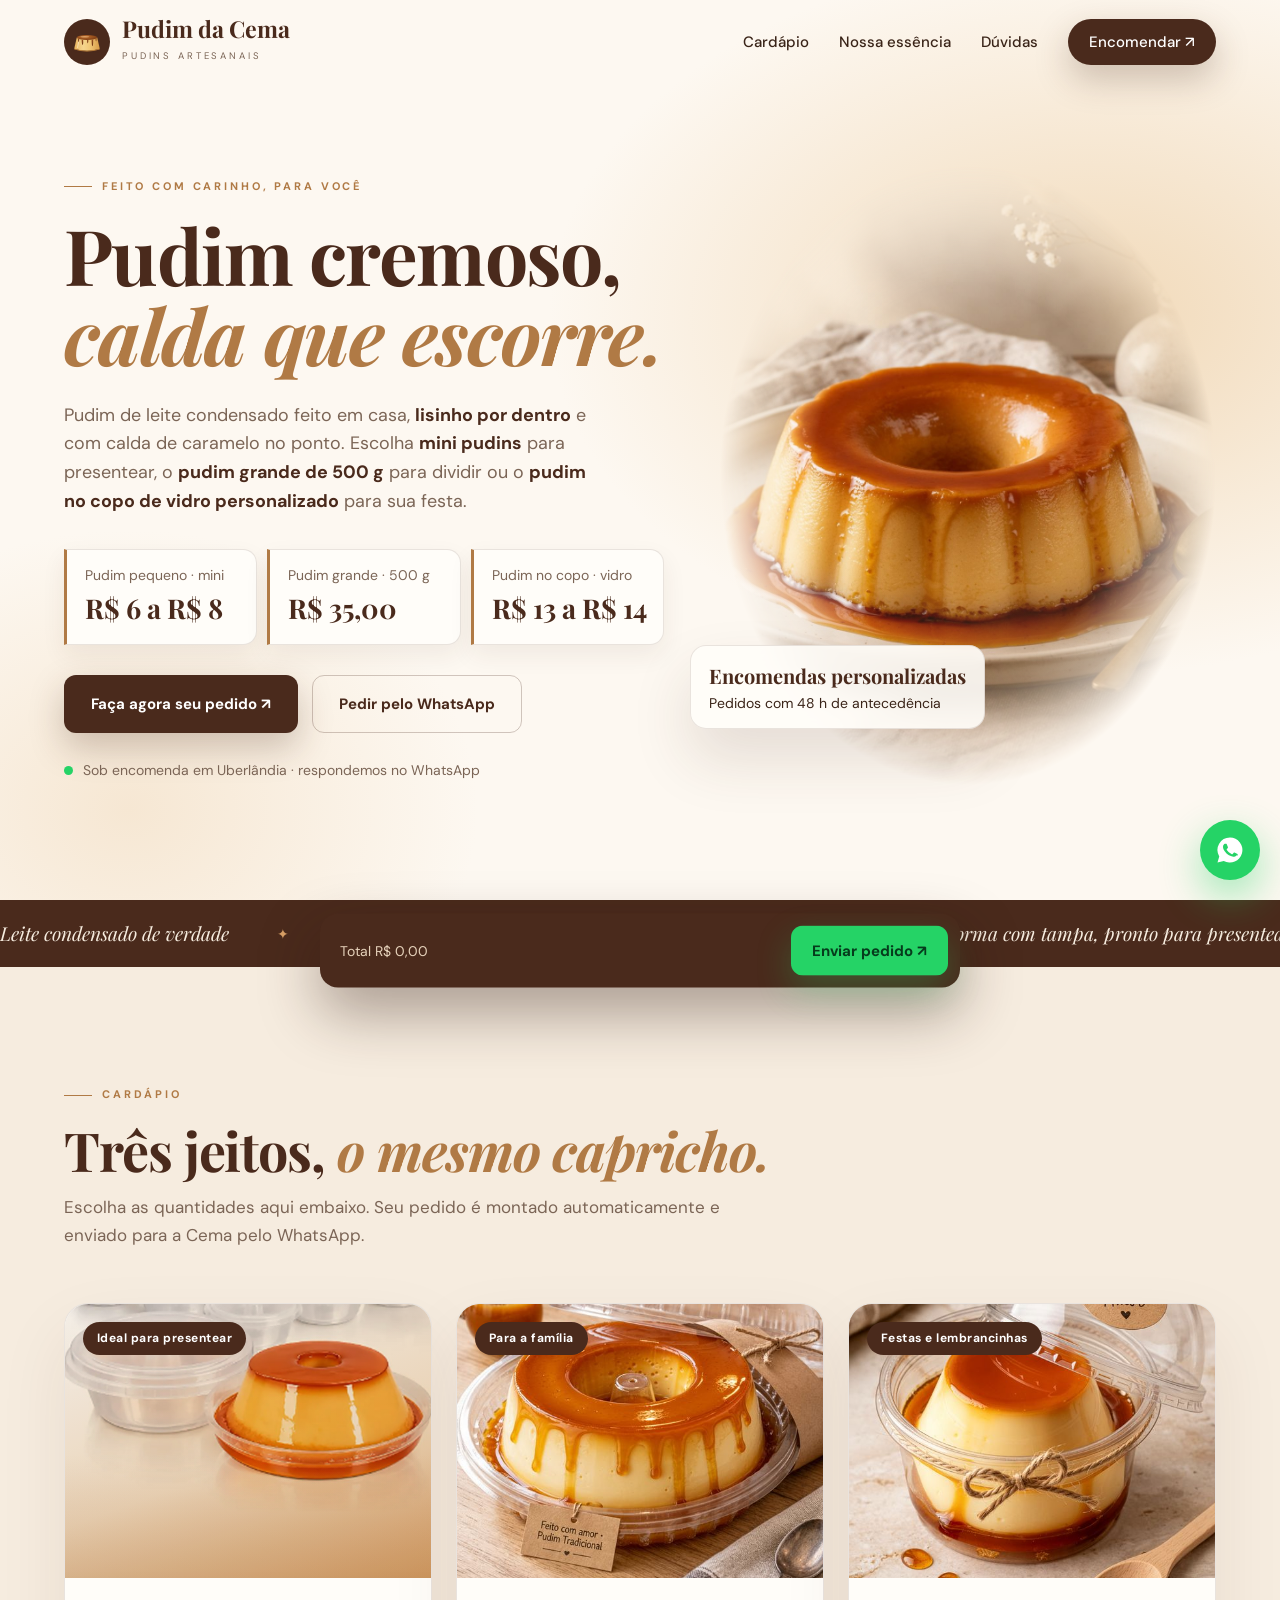
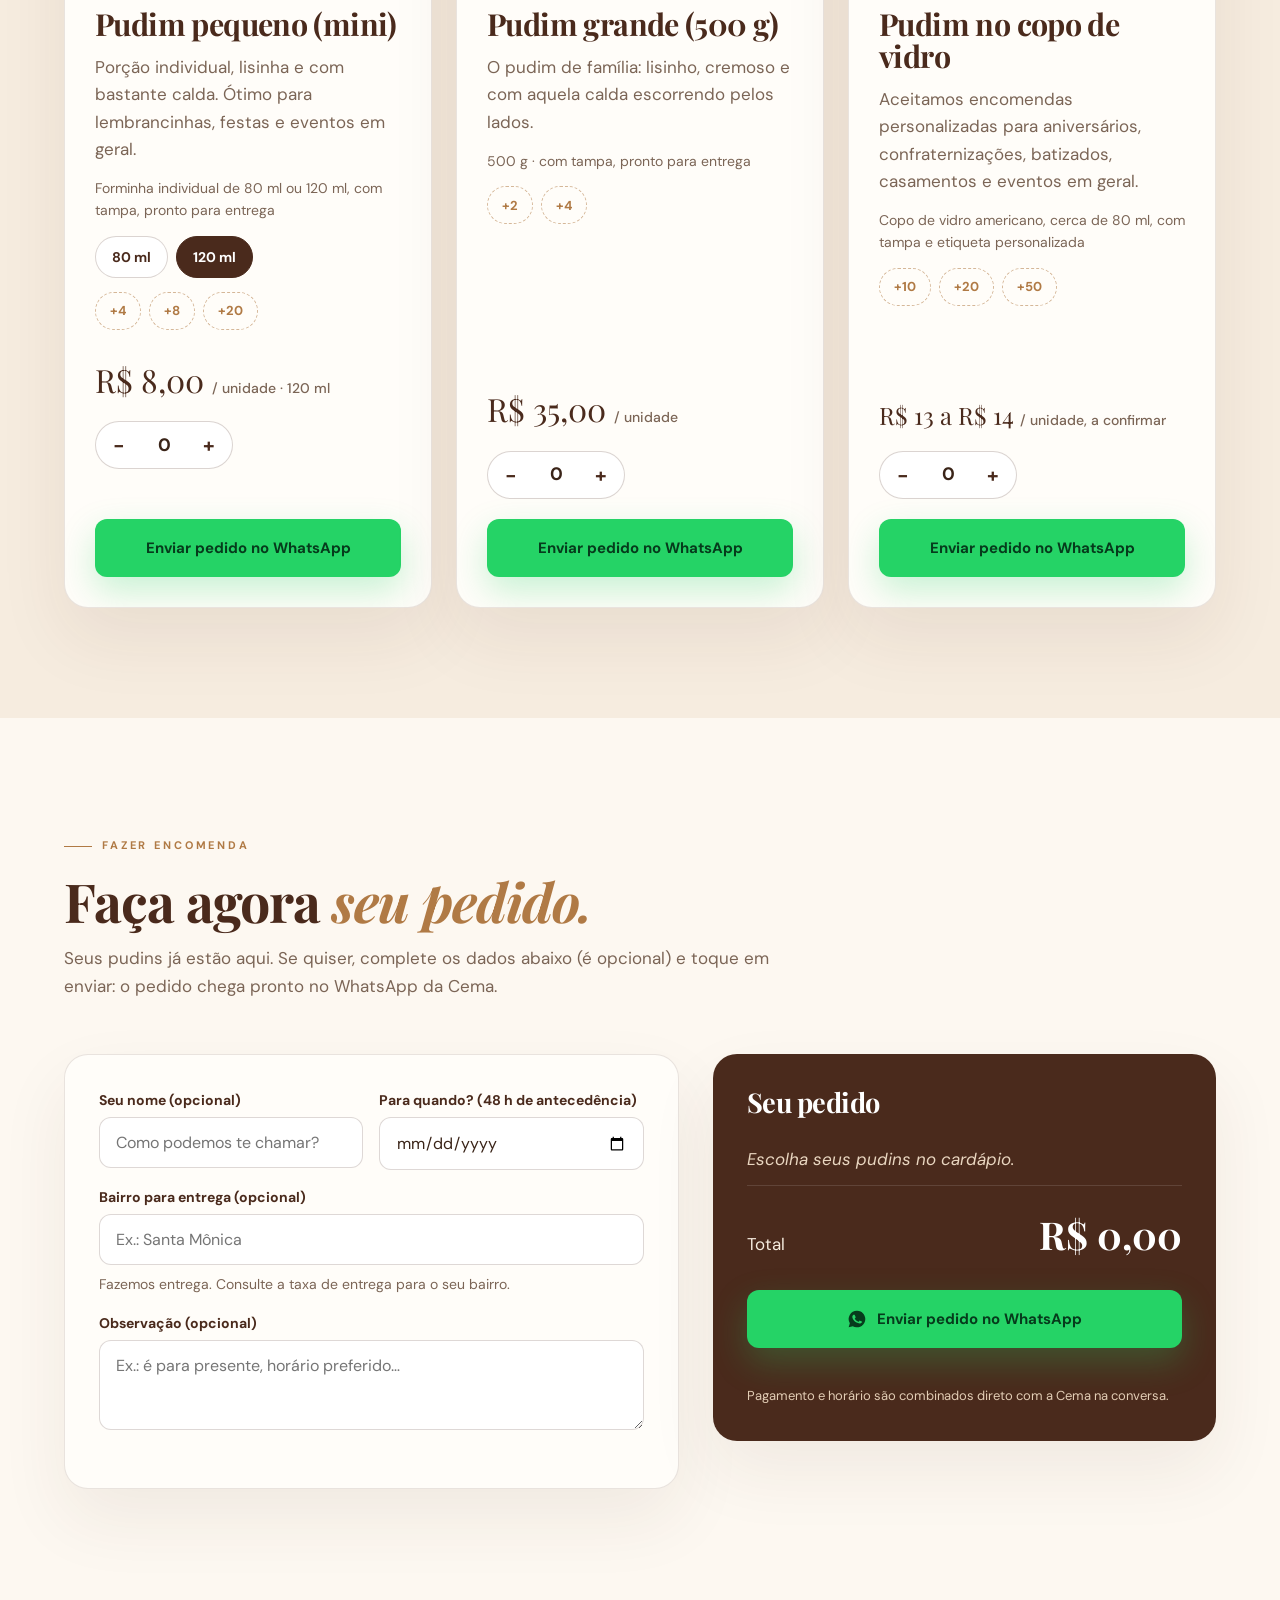
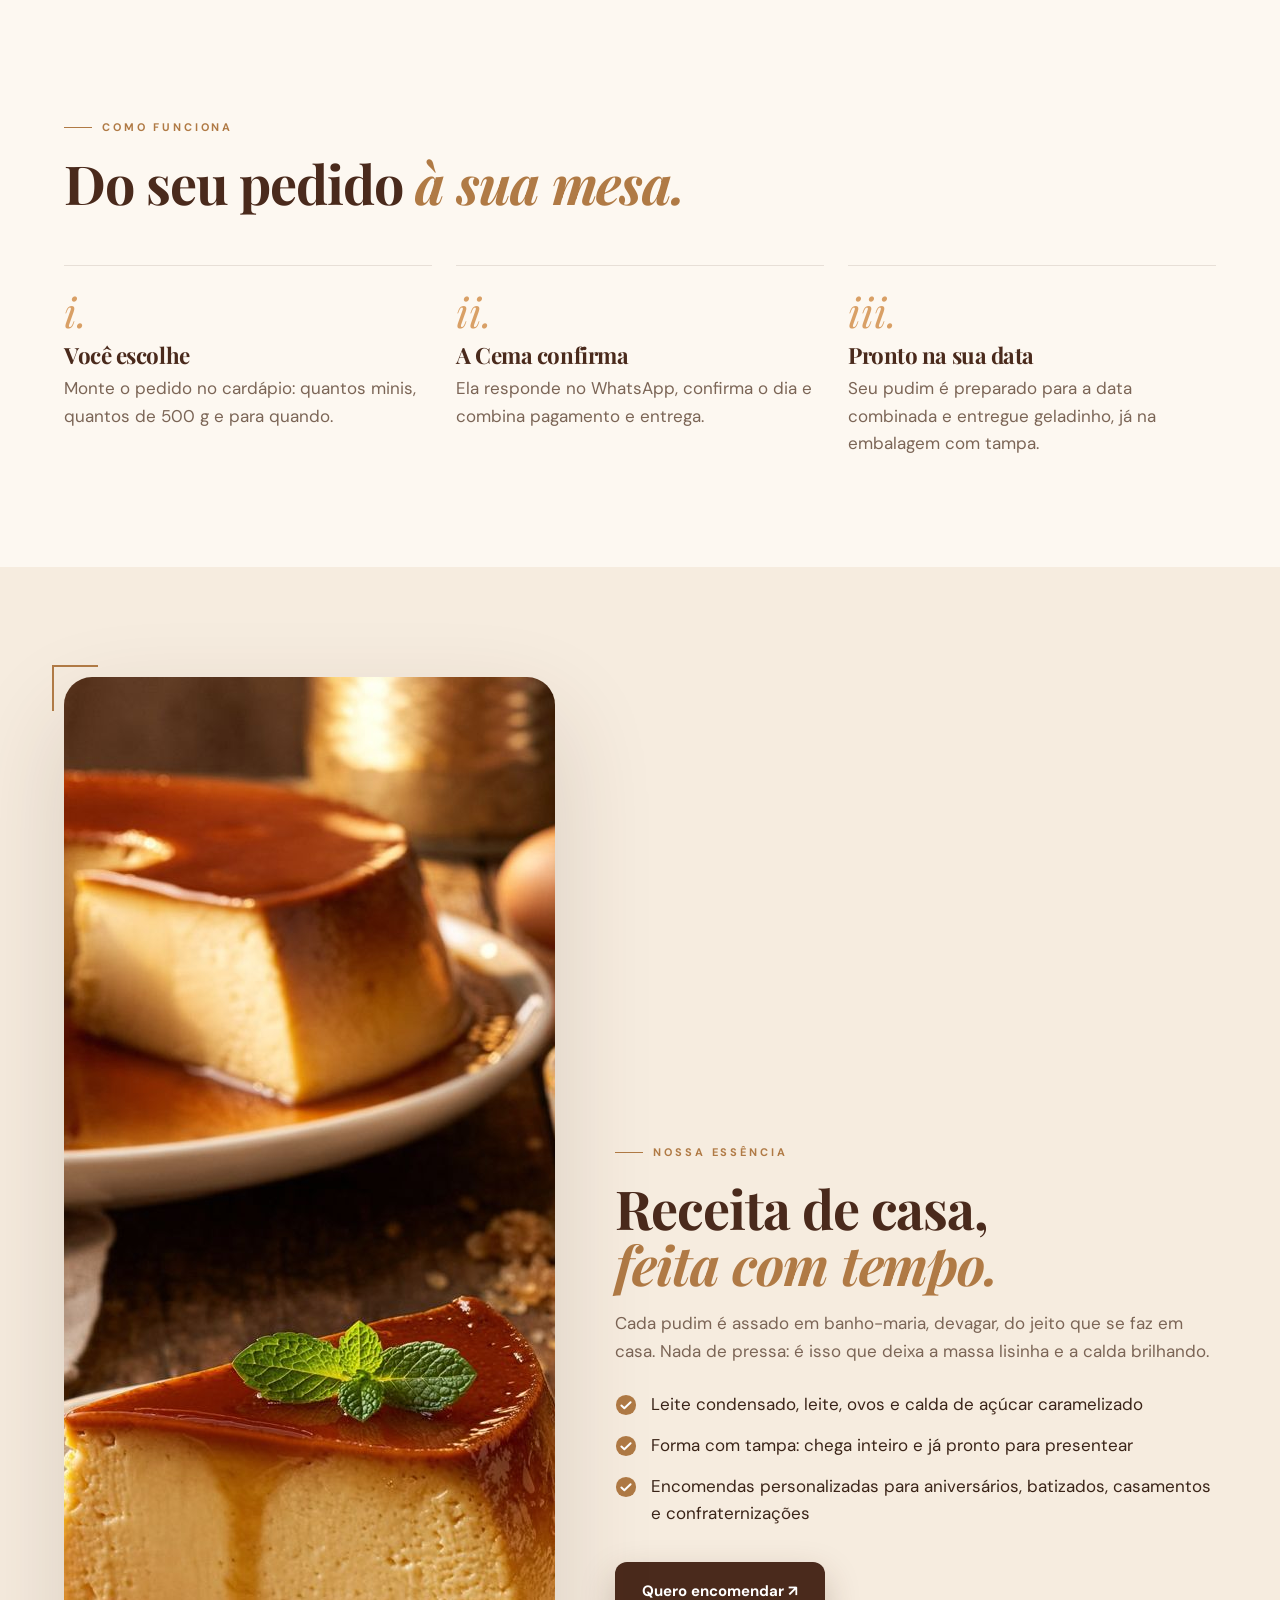
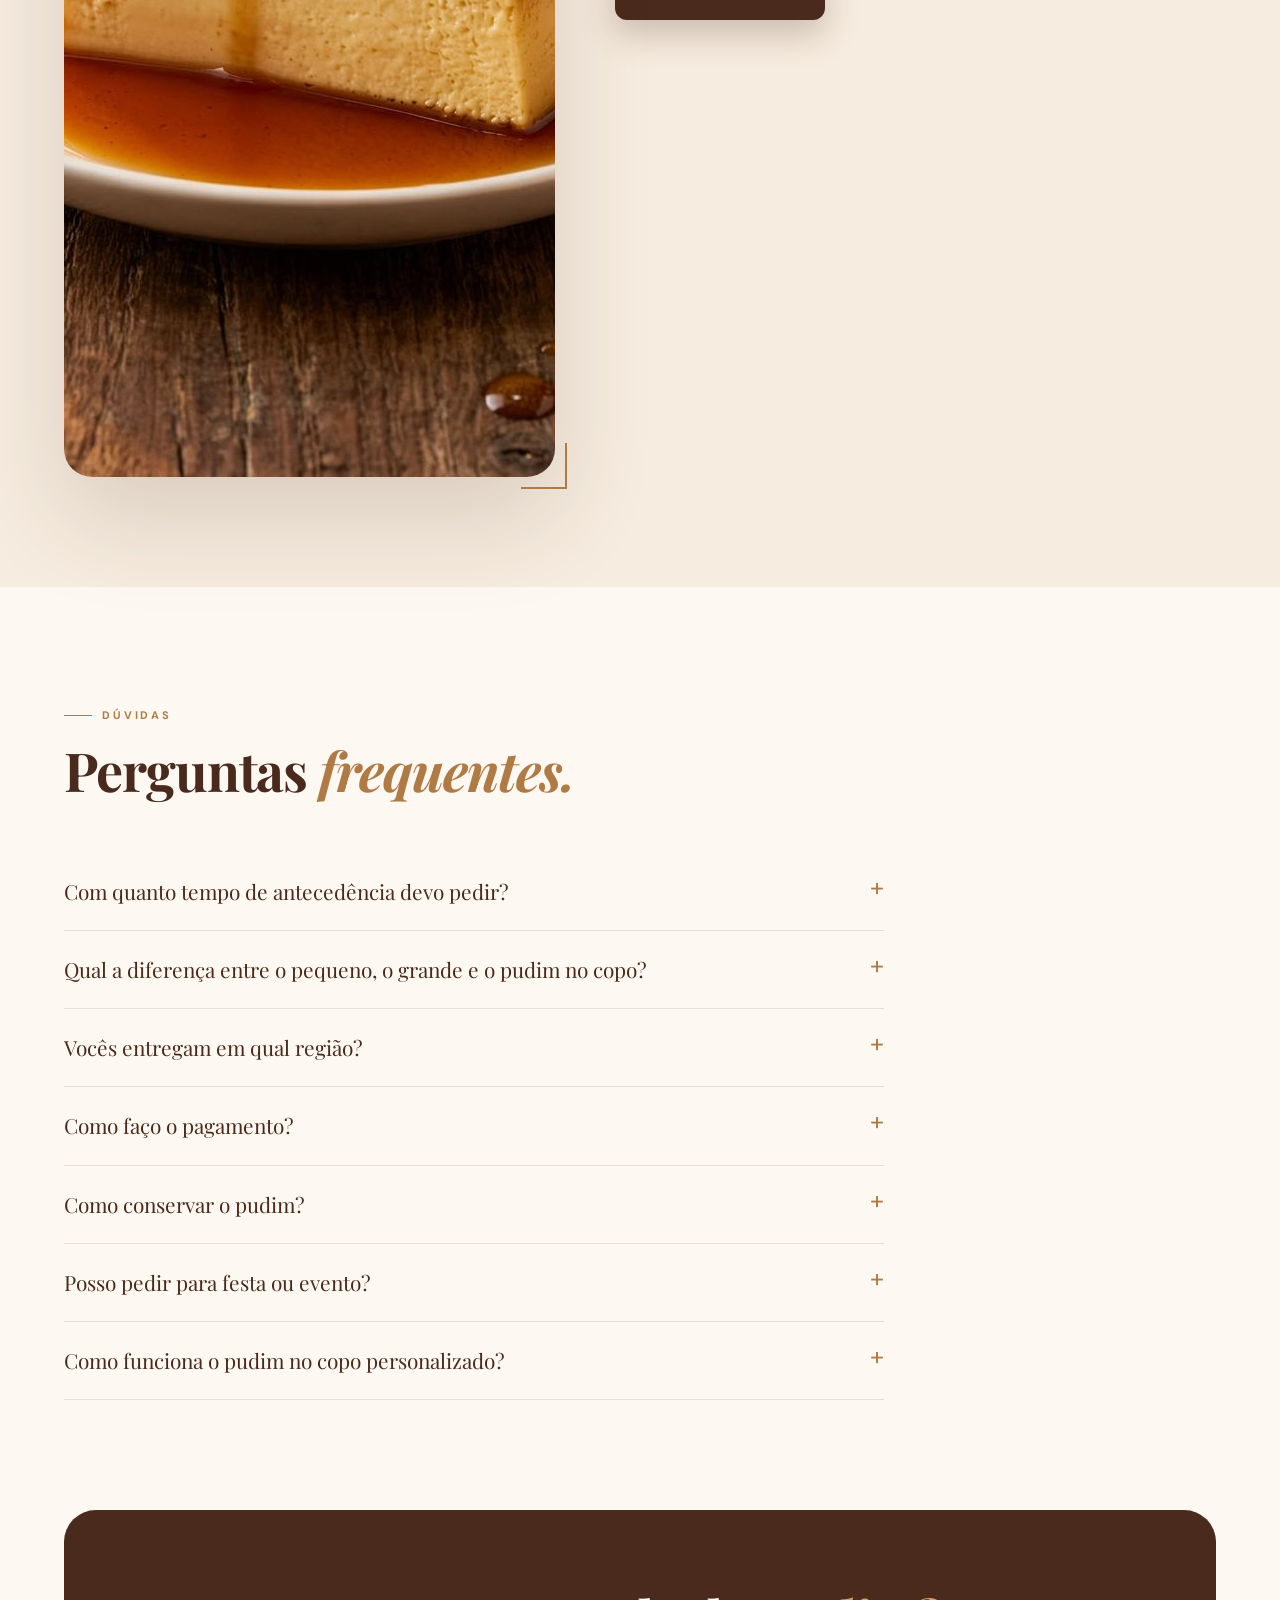
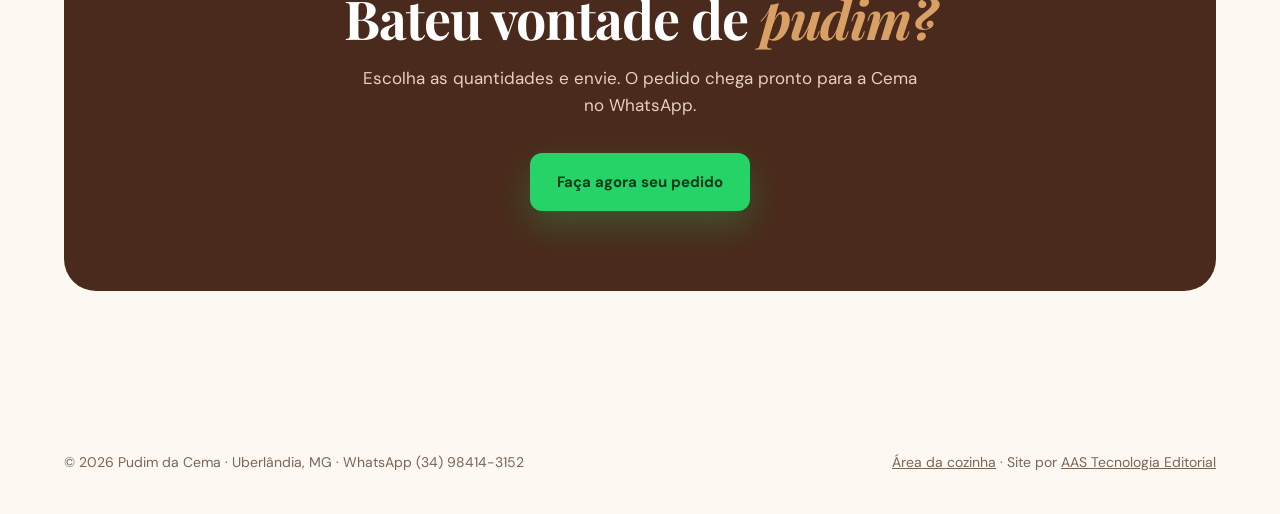
<file: pudim/index.html>
<!DOCTYPE html>
<html lang="pt-BR">
<head>
<meta charset="utf-8"><meta name="referrer" content="strict-origin-when-cross-origin"><meta http-equiv="Content-Security-Policy" content="upgrade-insecure-requests; object-src 'none'; base-uri 'self'">
<meta name="viewport" content="width=device-width, initial-scale=1">
<title>Pudim da Cema — Pudins Artesanais</title>
<meta name="description" content="Pudim de leite condensado artesanal em Uberlândia: mini pudim e pudim de 500 g, feitos sob encomenda com calda de caramelo no ponto. Peça pelo WhatsApp.">
<meta name="theme-color" content="#4a2a1c">
<meta property="og:title" content="Pudim da Cema — Pudins Artesanais">
<meta property="og:description" content="Mini pudim e pudim de 500 g sob encomenda. Cremoso, sem furinhos, com calda que escorre.">
<meta property="og:image" content="https://aastecnologiaeditorial.com.br/pudim/img/og.jpg">
<meta name="twitter:card" content="summary_large_image">
<link rel="preconnect" href="https://fonts.googleapis.com">
<link rel="preconnect" href="https://fonts.gstatic.com" crossorigin>
<link href="https://fonts.googleapis.com/css2?family=Playfair+Display:ital,wght@0,600;0,700;1,600;1,700&family=DM+Sans:wght@400;500;700&display=swap" rel="stylesheet">
<style>
/*
VOICE: acolhedor, caseiro e caprichado — o mesmo tom do Mesa Rosa
IDEA: uma vitrine de doceria de bairro, com caderno de encomendas
PICTURE: pudim grande e minis desenhados, calda escorrendo, em prato de louça
COLOUR and TYPE: creme + chocolate + caramelo; Playfair Display + DM Sans
LAYOUT: hero de tela cheia, cardápio com contador, caderno de pedido que vira WhatsApp
*/
:root{color-scheme:light;--bg:#fdf8f1;--bg2:#f6ecdf;--panel:#fffdf9;--choc:#4a2a1c;--choc2:#2f1a11;--caramel:#b07a45;--caramel2:#d9a066;--ink:#3a2418;--muted:#7b6556;--line:#4a2a1c1f;--wa:#25d366;--serif:'Playfair Display',Georgia,serif;--sans:'DM Sans',system-ui,sans-serif}
*{box-sizing:border-box;min-width:0}
html{scroll-behavior:smooth;scroll-padding-top:84px}
body{margin:0;background:var(--bg);color:var(--ink);font:17px/1.6 var(--sans);overflow-x:clip}
img,svg{display:block;max-width:100%}
a{color:inherit}
.wrap{width:min(1180px,90%);margin:0 auto}
h1,h2,h3{font-family:var(--serif);color:var(--choc);letter-spacing:-.02em;line-height:1.05;margin:0}
h1{font-size:clamp(2.8rem,6vw,5.4rem)}
h2{font-size:clamp(2.1rem,4.2vw,3.5rem);text-wrap:balance}
h1 em,h2 em{color:var(--caramel);font-style:italic}
.eyebrow{display:inline-flex;align-items:center;gap:10px;font-size:11px;font-weight:700;letter-spacing:.26em;text-transform:uppercase;color:var(--caramel);margin-bottom:18px}
.eyebrow::before{content:"";width:28px;height:1px;background:currentColor}
section{padding:110px 0}
.head{max-width:720px;margin-bottom:54px}
.head p{color:var(--muted);margin:16px 0 0}
/* header */
header{position:fixed;inset:0 0 auto;z-index:50;transition:.35s}
header.scrolled{background:#fdf8f1d9;backdrop-filter:blur(14px);-webkit-backdrop-filter:blur(14px);border-bottom:1px solid var(--line)}
.nav{display:flex;align-items:center;justify-content:space-between;height:84px;gap:20px}
.logo{display:flex;align-items:center;gap:12px;text-decoration:none}
.logo .mark{width:46px;height:46px;border-radius:50%;background:var(--choc);display:grid;place-items:center;flex:none}
.logo b{font-family:var(--serif);font-size:1.45rem;color:var(--choc);display:block;line-height:1}
.logo small{font-size:9.5px;letter-spacing:.3em;text-transform:uppercase;color:var(--muted)}
.nav nav{display:flex;align-items:center;gap:30px}
.nav nav a{text-decoration:none;font-size:15px;font-weight:500}
.nav nav a:not(.btn):hover{color:var(--caramel)}
/* buttons */
.btn{display:inline-flex;align-items:center;justify-content:center;gap:10px;padding:18px 26px;border-radius:12px;font:700 15px var(--sans);text-decoration:none;border:1px solid transparent;cursor:pointer;transition:.3s;white-space:nowrap}
.btn:hover{transform:translateY(-3px)}
.btn:focus-visible,button:focus-visible,input:focus-visible,select:focus-visible,textarea:focus-visible,summary:focus-visible{outline:3px solid var(--caramel2);outline-offset:3px}
.btn-choc{background:var(--choc);color:#fff;box-shadow:0 14px 34px #4a2a1c40}
.btn-choc:hover{background:var(--choc2)}
.btn-ghost{border-color:#4a2a1c40;color:var(--choc);background:transparent}
.btn-ghost:hover{border-color:var(--choc)}
.btn-wa{background:var(--wa);color:#063b1c;box-shadow:0 14px 34px #25d36640}
.btn-sm{padding:12px 20px;border-radius:999px;font-size:14px}
/* hero */
.hero{min-height:100svh;padding:120px 0 70px;display:flex;align-items:center;background:radial-gradient(900px 600px at 85% 35%,#f1d9b8 0,transparent 60%),radial-gradient(500px 400px at 10% 90%,#f6e7d3 0,transparent 70%)}
.hero .wrap{display:grid;grid-template-columns:1.1fr .9fr;gap:50px;align-items:center}
.hero p.lead{font-size:clamp(1.05rem,1.4vw,1.2rem);color:var(--muted);max-width:540px;margin:26px 0 34px}
.hero p.lead strong{color:var(--choc)}
.ctas{display:flex;gap:14px;flex-wrap:wrap}
.trust{display:flex;align-items:center;gap:10px;margin-top:26px;font-size:14px;color:var(--muted)}
.dot{width:9px;height:9px;border-radius:50%;background:var(--wa);box-shadow:0 0 0 0 #25d36680;animation:blink 2s infinite}
.tags{display:flex;flex-wrap:wrap;gap:10px;margin-top:30px}
.tags span{background:var(--panel);border-left:3px solid var(--caramel);padding:9px 16px;border-radius:0 10px 10px 0;font-weight:500;font-size:15px;box-shadow:0 10px 24px #4a2a1c12}
.art{position:relative}
.photo{position:relative;overflow:hidden;aspect-ratio:4/5;-webkit-mask-image:radial-gradient(ellipse closest-side at 50% 50%,#000 62%,transparent 100%);mask-image:radial-gradient(ellipse closest-side at 50% 50%,#000 62%,transparent 100%)}
.photo img{width:100%;height:100%;object-fit:cover;animation:zoom 20s ease-in-out infinite alternate}
.photo::after{content:"";position:absolute;inset:0;background:linear-gradient(170deg,#fdf8f1 0%,#fdf8f100 30%,#fdf8f100 60%,#d9a06666 85%,#b07a45aa 100%);pointer-events:none}
.art::before,.art::after{content:none}
.art::before{top:-14px;right:-14px;border-left:0;border-bottom:0}
.art::after{bottom:-14px;left:-14px;border-right:0;border-top:0}
.prices{display:grid;grid-template-columns:repeat(3,minmax(0,1fr));gap:10px;max-width:600px;margin:0 0 30px}
.pr{background:var(--panel);border:1px solid var(--line);border-left:3px solid var(--caramel);border-radius:0 14px 14px 0;padding:14px 18px;box-shadow:0 10px 24px #4a2a1c12}
.pr span{display:block;font-size:14px;color:var(--muted)}
.pr b{font-family:var(--serif);font-size:1.7rem;color:var(--choc);white-space:nowrap}
.seal{position:absolute;left:-6%;bottom:9%;z-index:3;background:#fffdf9e6;backdrop-filter:blur(8px);border:1px solid var(--line);border-radius:16px;padding:14px 18px;box-shadow:0 30px 60px #4a2a1c22;font-size:14px}
.seal b{display:block;font-family:var(--serif);font-size:1.25rem;color:var(--choc)}
/* marquee */
.marquee{background:var(--choc);color:#f6ecdf;overflow:hidden;padding:18px 0}
.track{display:flex;gap:48px;width:max-content;animation:marq 32s linear infinite}
.track span{font-family:var(--serif);font-style:italic;font-size:1.2rem;white-space:nowrap;display:flex;align-items:center;gap:48px}
.track span::after{content:"✦";font-style:normal;color:var(--caramel2);font-size:.9rem}
/* cardápio */
#cardapio{background:var(--bg2)}
.menu{display:grid;grid-template-columns:repeat(3,minmax(0,1fr));gap:24px}
.copo-art{width:100%;height:100%;display:grid;place-items:center;background:radial-gradient(circle at 50% 45%,#fbe9cf,#e2c39a)}
.copo-art svg{height:82%;width:auto}
.price.cons{font-size:1.5rem}
.card{background:var(--panel);border:1px solid var(--line);border-radius:24px;overflow:hidden;display:flex;flex-direction:column;box-shadow:0 30px 70px #4a2a1c14;transition:.4s}
.card:hover{transform:translateY(-6px);box-shadow:0 40px 90px #4a2a1c22}
.card .pic{aspect-ratio:4/3;position:relative;overflow:hidden;background:#ead2b0}
.card .pic img{width:100%;height:100%;object-fit:cover;object-position:50% 60%;transition:transform 1.2s}
.card:hover .pic img{transform:scale(1.05)}
.card .pic.fade{background:linear-gradient(160deg,#fdf8f1 0%,#f3dcc0 55%,#d9a066 100%)}
.card .pic.fade img{mix-blend-mode:multiply}
.card .pic.fade::after{content:"";position:absolute;inset:0;background:linear-gradient(180deg,transparent 55%,#b07a4540);pointer-events:none}
.badge{position:absolute;z-index:2;top:18px;left:18px;background:var(--choc);color:#fff;font-size:12px;font-weight:700;padding:7px 14px;border-radius:999px;letter-spacing:.04em}
.card .body{padding:30px;display:flex;flex-direction:column;gap:14px;flex:1}
.card h3{font-size:1.9rem}
.card p{margin:0;color:var(--muted)}
.row{display:flex;align-items:center;justify-content:space-between;gap:16px;flex-wrap:wrap;margin-top:auto;padding-top:10px}
.price{font-family:var(--serif);font-size:2rem;color:var(--choc);white-space:nowrap}
.price small{font:500 14px var(--sans);color:var(--muted)}
.stepper{display:flex;align-items:center;border:1px solid #4a2a1c33;border-radius:999px;overflow:hidden;background:#fff}
.stepper button{width:46px;height:46px;border:0;background:none;font:700 20px var(--sans);color:var(--choc);cursor:pointer}
.stepper button:hover{background:var(--bg2)}
.stepper output{min-width:44px;text-align:center;font-weight:700;font-size:18px}
.quick{display:flex;gap:8px;flex-wrap:wrap}
.quick button{border:1px dashed #b07a4588;background:none;color:var(--caramel);border-radius:999px;padding:8px 14px;font:700 13px var(--sans);cursor:pointer;min-height:38px}
.quick button:hover{background:#b07a4514}
/* pedido */
.order{display:grid;grid-template-columns:1.1fr .9fr;gap:34px;align-items:start}
form.box,.summary{background:var(--panel);border:1px solid var(--line);border-radius:24px;padding:34px;box-shadow:0 30px 70px #4a2a1c12}
.grid2{display:grid;grid-template-columns:repeat(2,minmax(0,1fr));gap:16px}
label{display:block;font-size:14px;font-weight:700;color:var(--choc);margin-bottom:6px}
input,select,textarea{width:100%;font:16px var(--sans);color:var(--ink);background:#fff;border:1px solid #4a2a1c2e;border-radius:12px;padding:14px 16px;min-height:50px}
textarea{min-height:90px;resize:vertical}
.field{margin-bottom:16px}
.hint-ent{font-size:14px;color:var(--muted);margin:8px 0 0}
.sizes{display:flex;gap:8px;flex-wrap:wrap}
.sizes button{border:1px solid #4a2a1c33;background:#fff;color:var(--choc);border-radius:999px;padding:9px 16px;font:700 14px var(--sans);cursor:pointer;min-height:42px}
.sizes button[aria-pressed=true]{background:var(--choc);color:#fff;border-color:var(--choc)}
.mix{font-size:13px;color:var(--muted);margin:0;min-height:1.2em}
.seg{display:flex;gap:10px}
.seg label{flex:1;margin:0;cursor:pointer}
.seg input{position:absolute;opacity:0;width:1px;height:1px}
.seg span{display:block;text-align:center;padding:14px;border:1px solid #4a2a1c2e;border-radius:12px;font-weight:500;background:#fff}
.seg input:checked+span{background:var(--choc);color:#fff;border-color:var(--choc)}
.seg input:focus-visible+span{outline:3px solid var(--caramel2);outline-offset:2px}
.summary{position:sticky;top:104px;background:var(--choc);color:#f6ecdf;border:0}
.summary h3{color:#fff;font-size:1.7rem;margin-bottom:18px}
.lines{list-style:none;margin:0 0 18px;padding:0}
.lines li{display:flex;justify-content:space-between;gap:12px;padding:12px 0;border-bottom:1px solid #ffffff1f}
.lines li span:last-child{white-space:nowrap;font-weight:700}
.empty{color:#e9d6c0;font-style:italic}
.total{display:flex;justify-content:space-between;align-items:baseline;margin:6px 0 24px}
.total b{font-family:var(--serif);font-size:2.4rem;color:#fff;white-space:nowrap}
.summary .btn{width:100%}
.summary .note{font-size:13px;color:#e2cdb5;margin:14px 0 0}
.err{color:#ffd2c2;font-size:14px;margin:10px 0 0;min-height:1em}
/* passos */
.steps{display:grid;grid-template-columns:repeat(3,minmax(0,1fr));gap:24px}
.step{border-top:1px solid var(--line);padding-top:24px}
.step i{font-family:var(--serif);font-style:italic;font-size:2.6rem;color:var(--caramel2);display:block;line-height:1;margin-bottom:12px}
.step h3{font-size:1.4rem;margin-bottom:8px}
.step p{margin:0;color:var(--muted)}
/* essência */
#essencia{background:var(--bg2)}
.ess{display:grid;grid-template-columns:.9fr 1.1fr;gap:60px;align-items:center}
.frame{position:relative;border-radius:28px;box-shadow:0 40px 100px #4a2a1c2a}
.frame img{width:100%;aspect-ratio:4/5;object-fit:cover;object-position:70% 80%;border-radius:28px}
.frame::before,.frame::after{content:"";position:absolute;width:44px;height:44px;border:2px solid var(--caramel)}
.frame::before{top:-12px;left:-12px;border-right:0;border-bottom:0}
.frame::after{bottom:-12px;right:-12px;border-left:0;border-top:0}
.checks{list-style:none;padding:0;margin:26px 0 34px;display:grid;gap:14px}
.checks li{display:flex;gap:14px;align-items:flex-start}
.checks svg{flex:none;margin-top:3px}
/* faq */
.faq{max-width:820px}
details{border-bottom:1px solid var(--line);padding:22px 0}
summary{cursor:pointer;list-style:none;font-family:var(--serif);font-size:1.3rem;color:var(--choc);display:flex;justify-content:space-between;gap:20px}
summary::-webkit-details-marker{display:none}
summary::after{content:"+";font-family:var(--sans);color:var(--caramel);font-size:1.6rem;line-height:1;transition:.3s}
details[open] summary::after{transform:rotate(45deg)}
details p{color:var(--muted);margin:12px 0 0}
/* cta */
.final{background:var(--choc);color:#f6ecdf;text-align:center;border-radius:32px;padding:80px 8%;position:relative;overflow:hidden}
.final h2{color:#fff}
.final h2 em{color:var(--caramel2)}
.final p{max-width:560px;margin:18px auto 34px;color:#e6d2bb}
footer{padding:50px 0 40px;font-size:14px;color:var(--muted)}
footer .wrap{display:flex;justify-content:space-between;gap:20px;flex-wrap:wrap;align-items:center}
footer a{color:var(--muted)}
.bar{position:fixed;left:50%;bottom:16px;z-index:55;transform:translate(-50%,140%);width:min(640px,calc(100% - 24px));display:flex;align-items:center;justify-content:space-between;gap:14px;background:var(--choc);color:#f6ecdf;border-radius:18px;padding:12px 12px 12px 20px;box-shadow:0 24px 60px #2f1a1166;transition:transform .45s}
.bar.on{transform:translate(-50%,0)}
.bar b{display:block;color:#fff;font-size:15px}
.bar span{font-size:14px;color:#e6d2bb}
.bar .btn{padding:14px 20px}
body.has-bar .fab{bottom:100px}
.card .order-link{width:100%;margin-top:6px}
.fab{position:fixed;right:20px;bottom:20px;z-index:60;width:60px;height:60px;border-radius:50%;background:var(--wa);display:grid;place-items:center;box-shadow:0 16px 40px #25d36670;transition:.3s}
.fab:hover{transform:scale(1.08)}
.rv{opacity:0;transform:translateY(28px);transition:opacity .9s,transform .9s}
.rv.in{opacity:1;transform:none}
@keyframes blink{70%{box-shadow:0 0 0 10px #25d36600}100%{box-shadow:0 0 0 0 #25d36600}}
@keyframes marq{to{transform:translateX(-50%)}}
@keyframes zoom{to{transform:scale(1.08)}}
@keyframes drip{0%,100%{transform:scaleY(1)}50%{transform:scaleY(1.12)}}
.drip{transform-box:fill-box;transform-origin:top;animation:drip 5s ease-in-out infinite}
@media(max-width:980px){
  .menu{grid-template-columns:repeat(2,minmax(0,1fr))}
  .hero .wrap,.order,.ess{grid-template-columns:1fr}
  .art{max-width:520px;margin:0 auto;order:-1}
  .seal{left:4%}
  .steps{grid-template-columns:1fr}
  .summary{position:static}
  .nav nav a:not(.btn){display:none}
}
@media(max-width:620px){
  section{padding:70px 0}
  .menu,.grid2{grid-template-columns:1fr}
  .prices{grid-template-columns:1fr 1fr}
  .prices .pr:last-child{grid-column:1/-1}
  .ctas .btn{width:100%}
  form.box,.summary{padding:24px}
  .hero{padding-top:100px}
  .logo small{display:none}
  .pr b{font-size:1.4rem}
  .pr{padding:12px 12px}
  .pr span{font-size:12.5px;white-space:nowrap}
  .card h3{font-size:1.55rem}
  .card .body{padding:24px}
  .final{padding:60px 7%;border-radius:24px}
  .final .btn{width:100%;white-space:normal}
}
@media(prefers-reduced-motion:reduce){*{animation:none!important;transition:none!important}.rv{opacity:1;transform:none}html{scroll-behavior:auto}}
</style>
</head>
<body>

<svg width="0" height="0" style="position:absolute" aria-hidden="true">
  <defs>
    <linearGradient id="gBody" x1="0" y1="0" x2="1" y2="0">
      <stop offset="0" stop-color="#e7b25c"/><stop offset=".35" stop-color="#f6d58e"/><stop offset=".6" stop-color="#f2c978"/><stop offset="1" stop-color="#d79b47"/>
    </linearGradient>
    <linearGradient id="gCar" x1="0" y1="0" x2="0" y2="1">
      <stop offset="0" stop-color="#9a531f"/><stop offset="1" stop-color="#6b3412"/>
    </linearGradient>
    <radialGradient id="gTop" cx=".4" cy=".35" r=".8">
      <stop offset="0" stop-color="#c2732f"/><stop offset=".6" stop-color="#8f4a1a"/><stop offset="1" stop-color="#6b3412"/>
    </radialGradient>
    <radialGradient id="gPlate" cx=".5" cy=".4" r=".7">
      <stop offset="0" stop-color="#ffffff"/><stop offset=".8" stop-color="#f3ebe0"/><stop offset="1" stop-color="#e2d4c2"/>
    </radialGradient>
    <symbol id="pudim" viewBox="0 0 300 230">
      <ellipse cx="150" cy="200" rx="146" ry="26" fill="#4a2a1c" opacity=".12"/>
      <path d="M48 70 L22 182 Q150 222 278 182 L252 70 Z" fill="url(#gBody)"/>
      <path d="M22 182 Q150 222 278 182 L276 190 Q150 232 24 190 Z" fill="#c98a3c"/>
      <path d="M70 92 L56 170" stroke="#fff6dc" stroke-width="10" stroke-linecap="round" opacity=".55"/>
      <ellipse cx="150" cy="70" rx="102" ry="26" fill="url(#gTop)"/>
      <g fill="url(#gCar)">
        <path class="drip" d="M58 78 Q60 112 66 118 Q72 112 72 86 Z"/>
        <path class="drip" style="animation-delay:-1.4s" d="M96 92 Q98 140 106 146 Q114 140 112 96 Z"/>
        <path class="drip" style="animation-delay:-2.6s" d="M150 96 Q150 124 157 130 Q164 124 164 95 Z"/>
        <path class="drip" style="animation-delay:-.7s" d="M196 92 Q197 152 205 158 Q213 152 212 88 Z"/>
        <path class="drip" style="animation-delay:-3.3s" d="M234 80 Q236 104 241 109 Q246 104 246 76 Z"/>
      </g>
      <ellipse cx="128" cy="62" rx="44" ry="8" fill="#ffd9a8" opacity=".45"/>
    </symbol>
  </defs>
</svg>

<header id="top">
  <div class="wrap nav">
    <a class="logo" href="#top" aria-label="Pudim da Cema, início">
      <span class="mark"><svg width="30" height="24" aria-hidden="true"><use href="#pudim"/></svg></span>
      <span><b>Pudim da Cema</b><small>Pudins artesanais</small></span>
    </a>
    <nav aria-label="Menu principal">
      <a href="#cardapio">Cardápio</a>
      <a href="#essencia">Nossa essência</a>
      <a href="#duvidas">Dúvidas</a>
      <a class="btn btn-choc btn-sm order-link" href="#cardapio">Encomendar ↗</a>
    </nav>
  </div>
</header>

<main>
<section class="hero">
  <div class="wrap">
    <div>
      <span class="eyebrow">Feito com carinho, para você</span>
      <h1>Pudim cremoso, <em>calda que escorre.</em></h1>
      <p class="lead">Pudim de leite condensado feito em casa, <strong>lisinho por dentro</strong> e com calda de caramelo no ponto. Escolha <strong>mini pudins</strong> para presentear, o <strong>pudim grande de 500 g</strong> para dividir ou o <strong>pudim no copo de vidro personalizado</strong> para sua festa.</p>
      <div class="prices" id="heroPrices"></div>
      <div class="ctas">
        <a class="btn btn-choc" href="#cardapio">Faça agora seu pedido ↗</a>
        <a class="btn btn-ghost order-link" href="#cardapio">Pedir pelo WhatsApp</a>
      </div>
      <div class="trust"><span class="dot"></span>Sob encomenda em Uberlândia · respondemos no WhatsApp</div>
      
    </div>
    <div class="art rv">
      <div class="photo"><img src="img/pudim-inteiro.jpg" alt="Pudim de leite condensado inteiro coberto de calda de caramelo em prato de cerâmica" width="1124" height="1400" fetchpriority="high"></div>
      <div class="seal"><b>Encomendas personalizadas</b>Pedidos com 48 h de antecedência</div>
    </div>
  </div>
</section>

<div class="marquee" aria-hidden="true">
  <div class="track">
    <span>Leite condensado de verdade</span><span>Calda de caramelo no ponto</span><span>Feito sob encomenda</span><span>Forma com tampa, pronto para presentear</span><span>Aniversários, batizados, casamentos e confraternizações</span><span>Encomendas personalizadas</span><span>Uberlândia · MG</span>
    <span>Leite condensado de verdade</span><span>Calda de caramelo no ponto</span><span>Feito sob encomenda</span><span>Forma com tampa, pronto para presentear</span><span>Aniversários, batizados, casamentos e confraternizações</span><span>Encomendas personalizadas</span><span>Uberlândia · MG</span>
  </div>
</div>

<section id="cardapio">
  <div class="wrap">
    <div class="head rv">
      <span class="eyebrow">Cardápio</span>
      <h2>Três jeitos, <em>o mesmo capricho.</em></h2>
      <p>Escolha as quantidades aqui embaixo. Seu pedido é montado automaticamente e enviado para a Cema pelo WhatsApp.</p>
    </div>
    <div class="menu" id="menu"></div>
  </div>
</section>

<section id="pedido">
  <div class="wrap">
    <div class="head rv">
      <span class="eyebrow">Fazer encomenda</span>
      <h2>Faça agora <em>seu pedido.</em></h2>
      <p>Seus pudins já estão aqui. Se quiser, complete os dados abaixo (é opcional) e toque em enviar: o pedido chega pronto no WhatsApp da Cema.</p>
    </div>
    <div class="order">
      <form class="box rv" id="form" novalidate>
        <div class="grid2">
          <div class="field"><label for="nome">Seu nome (opcional)</label><input id="nome" autocomplete="name" placeholder="Como podemos te chamar?"></div>
          <div class="field"><label for="data">Para quando? (48 h de antecedência)</label><input id="data" type="date"></div>
        </div>
        <div class="field" id="f-bairro"><label for="bairro">Bairro para entrega (opcional)</label><input id="bairro" placeholder="Ex.: Santa Mônica"><p class="hint-ent">Fazemos entrega. Consulte a taxa de entrega para o seu bairro.</p></div>
        <div class="field"><label for="obs">Observação (opcional)</label><textarea id="obs" placeholder="Ex.: é para presente, horário preferido…"></textarea></div>
      </form>
      <aside class="summary rv" aria-live="polite">
        <h3>Seu pedido</h3>
        <ul class="lines" id="lines"></ul>
        <div class="total"><span>Total</span><b id="total">R$ 0,00</b></div>
        <a class="btn btn-wa order-link" id="send" href="#cardapio">
          <svg width="20" height="20" viewBox="0 0 24 24" aria-hidden="true"><path fill="currentColor" d="M12 2a10 10 0 0 0-8.6 15.1L2 22l5-1.3A10 10 0 1 0 12 2Zm5.3 14.1c-.2.6-1.3 1.2-1.8 1.2-.5.1-1 .2-3.3-.7-2.8-1.1-4.5-3.9-4.7-4.1-.1-.2-1.1-1.5-1.1-2.9s.7-2.1 1-2.4c.3-.3.6-.3.8-.3h.6c.2 0 .4 0 .6.5l.9 2.1c.1.2.1.4 0 .6l-.4.6-.4.4c-.1.2-.3.3-.1.6.2.3.8 1.3 1.7 2.1 1.2 1 2.1 1.3 2.4 1.5.3.1.5.1.6-.1l.9-1.1c.2-.3.4-.2.6-.1l2 1c.3.1.5.2.5.3.1.2.1.7-.1 1.2Z"/></svg>
          Enviar pedido no WhatsApp
        </a>
        <p class="err" id="err"></p>
        <p class="note">Pagamento e horário são combinados direto com a Cema na conversa.</p>
      </aside>
    </div>
  </div>
</section>

<section>
  <div class="wrap">
    <div class="head rv"><span class="eyebrow">Como funciona</span><h2>Do seu pedido <em>à sua mesa.</em></h2></div>
    <div class="steps">
      <div class="step rv"><i>i.</i><h3>Você escolhe</h3><p>Monte o pedido no cardápio: quantos minis, quantos de 500 g e para quando.</p></div>
      <div class="step rv"><i>ii.</i><h3>A Cema confirma</h3><p>Ela responde no WhatsApp, confirma o dia e combina pagamento e entrega.</p></div>
      <div class="step rv"><i>iii.</i><h3>Pronto na sua data</h3><p>Seu pudim é preparado para a data combinada e entregue geladinho, já na embalagem com tampa.</p></div>
    </div>
  </div>
</section>

<section id="essencia">
  <div class="wrap ess">
    <div class="frame rv">
      <img src="img/pudim-fatia.jpg" alt="Fatia de pudim com calda de caramelo e folha de hortelã, com o pudim inteiro ao fundo" loading="lazy" width="1124" height="1400">
    </div>
    <div class="rv">
      <span class="eyebrow">Nossa essência</span>
      <h2>Receita de casa, <em>feita com tempo.</em></h2>
      <p style="color:var(--muted);margin-top:18px">Cada pudim é assado em banho-maria, devagar, do jeito que se faz em casa. Nada de pressa: é isso que deixa a massa lisinha e a calda brilhando.</p>
      <ul class="checks">
        <li><svg width="22" height="22" viewBox="0 0 24 24" aria-hidden="true"><circle cx="12" cy="12" r="11" fill="#b07a45"/><path d="m7 12.5 3.2 3L17 9" fill="none" stroke="#fff" stroke-width="2.2" stroke-linecap="round" stroke-linejoin="round"/></svg>Leite condensado, leite, ovos e calda de açúcar caramelizado</li>
        <li><svg width="22" height="22" viewBox="0 0 24 24" aria-hidden="true"><circle cx="12" cy="12" r="11" fill="#b07a45"/><path d="m7 12.5 3.2 3L17 9" fill="none" stroke="#fff" stroke-width="2.2" stroke-linecap="round" stroke-linejoin="round"/></svg>Forma com tampa: chega inteiro e já pronto para presentear</li>
        <li><svg width="22" height="22" viewBox="0 0 24 24" aria-hidden="true"><circle cx="12" cy="12" r="11" fill="#b07a45"/><path d="m7 12.5 3.2 3L17 9" fill="none" stroke="#fff" stroke-width="2.2" stroke-linecap="round" stroke-linejoin="round"/></svg>Encomendas personalizadas para aniversários, batizados, casamentos e confraternizações</li>
      </ul>
      <a class="btn btn-choc" href="#pedido">Quero encomendar ↗</a>
    </div>
  </div>
</section>

<section id="duvidas">
  <div class="wrap">
    <div class="head rv"><span class="eyebrow">Dúvidas</span><h2>Perguntas <em>frequentes.</em></h2></div>
    <div class="faq rv">
      <details><summary>Com quanto tempo de antecedência devo pedir?</summary><p>Faça seu pedido com até 48 horas de antecedência. Assim a Cema prepara tudo com calma para a data que você escolher.</p></details>
      <details><summary>Qual a diferença entre o pequeno, o grande e o pudim no copo?</summary><p>O pudim pequeno (mini) vem na forminha individual de 80 ml ou 120 ml, com tampa, e custa de R$ 6,00 a R$ 8,00. Ótimo para lembrancinhas, festas e eventos em geral.</p><p>O pudim grande tem 500 g, serve a família, vem com tampa e custa R$ 35,00.</p><p>O pudim no copo de vidro vem no copo americano, com cerca de 80 ml. É ideal para lembrancinhas de aniversários e eventos em geral e custa cerca de R$ 13,00 a R$ 14,00.</p></details>
      <details><summary>Vocês entregam em qual região?</summary><p>Atendemos Uberlândia com entrega. Informe o seu bairro no pedido e consulte a taxa de entrega com a Cema.</p></details>
      <details><summary>Como faço o pagamento?</summary><p>O pagamento é combinado diretamente com a Cema pelo WhatsApp, depois que ela confirma o seu pedido.</p></details>
      <details><summary>Como conservar o pudim?</summary><p>Mantenha na geladeira com a tampa fechada. Refrigerado, dura em média 5 dias e fica ainda mais gostoso bem geladinho.</p></details>
      <details><summary>Posso pedir para festa ou evento?</summary><p>Pode sim. Aceitamos encomendas personalizadas para festas de aniversário, confraternizações, batizados, casamentos, chás e lembrancinhas. Use os botões de quantidade rápida no cardápio e envie o pedido.</p></details>
      <details><summary>Como funciona o pudim no copo personalizado?</summary><p>É o pudim no copo de vidro americano, com cerca de 80 ml, tampa e etiqueta com o seu logo ou nome. Aceitamos encomendas personalizadas para aniversários, confraternizações, batizados, casamentos e eventos em geral. Custa cerca de R$ 13,00 a R$ 14,00 por unidade; a Cema confirma o valor final pelo WhatsApp.</p></details>
    </div>
  </div>
</section>

<section style="padding-top:0">
  <div class="wrap">
    <div class="final rv">
      <h2>Bateu vontade de <em>pudim?</em></h2>
      <p>Escolha as quantidades e envie. O pedido chega pronto para a Cema no WhatsApp.</p>
      <a class="btn btn-wa order-link" href="#cardapio">Faça agora seu pedido</a>
    </div>
  </div>
</section>
</main>

<footer>
  <div class="wrap">
    <span>© <span id="ano"></span> Pudim da Cema · Uberlândia, MG · WhatsApp <span id="fone"></span></span>
    <span><a href="cozinha.html">Área da cozinha</a> · Site por <a href="https://aastecnologiaeditorial.com.br" target="_blank" rel="noopener noreferrer">AAS Tecnologia Editorial</a></span>
  </div>
</footer>

<div class="bar" id="bar" aria-live="polite"><div><b id="barQ"></b><span id="barT"></span></div><a class="btn btn-wa order-link" href="#cardapio">Enviar pedido ↗</a></div>
<a class="fab wa-link" data-msg="fab" href="#" aria-label="Tirar uma dúvida no WhatsApp">
  <svg width="30" height="30" viewBox="0 0 24 24" aria-hidden="true"><path fill="#fff" d="M12 2a10 10 0 0 0-8.6 15.1L2 22l5-1.3A10 10 0 1 0 12 2Zm5.3 14.1c-.2.6-1.3 1.2-1.8 1.2-.5.1-1 .2-3.3-.7-2.8-1.1-4.5-3.9-4.7-4.1-.1-.2-1.1-1.5-1.1-2.9s.7-2.1 1-2.4c.3-.3.6-.3.8-.3h.6c.2 0 .4 0 .6.5l.9 2.1c.1.2.1.4 0 .6l-.4.6-.4.4c-.1.2-.3.3-.1.6.2.3.8 1.3 1.7 2.1 1.2 1 2.1 1.3 2.4 1.5.3.1.5.1.6-.1l.9-1.1c.2-.3.4-.2.6-.1l2 1c.3.1.5.2.5.3.1.2.1.7-.1 1.2Z"/></svg>
</a>

<script>
{
  /* ===== CONFIGURAÇÃO ÚNICA (número e preços de venda) ===== */
  const WHATS = '5534984143152'; // WhatsApp da Cema
  const FONE = '(34) 98414-3152';
  const FICHA = 'https://aastecnologiaeditorial.com.br/pudim/cozinha.html'; // ficha técnica (só a Cema, com PIN)
  // Cada item vendido (preço por unidade). preco 0 = valor a confirmar.
  const ITENS = {
    P:{nome:'Pudim pequeno (mini 80 ml)', um:'mini 80 ml', uns:'minis 80 ml', preco:6},
    M:{nome:'Pudim pequeno (mini 120 ml)', um:'mini 120 ml', uns:'minis 120 ml', preco:8},
    G:{nome:'Pudim grande (500 g)', um:'grande', uns:'grandes', preco:35},
    C:{nome:'Pudim no copo de vidro (personalizado)', um:'copo', uns:'copos', preco:0, faixa:'R$ 13 a R$ 14'}
  };
  const CARDS = [
    {key:'mini', vars:['P','M'], tamanhos:{P:'80 ml',M:'120 ml'}, nome:'Pudim pequeno (mini)', tam:'Forminha individual de 80 ml ou 120 ml, com tampa, pronto para entrega', img:'pudim-copo', fade:true, alt:'Mini pudim lisinho com calda na forminha com tampa, pronto para entrega', badge:'Ideal para presentear', desc:'Porção individual, lisinha e com bastante calda. Ótimo para lembrancinhas, festas e eventos em geral.', quick:[4,8,20], hero:'Pudim pequeno · mini', heroPreco:'R$ 6 a R$ 8'},
    {key:'G', vars:['G'], nome:'Pudim grande (500 g)', tam:'500 g · com tampa, pronto para entrega', img:'pudim-grande', alt:'Pudim grande liso com calda na embalagem com tampa, pronto para entrega', badge:'Para a família', desc:'O pudim de família: lisinho, cremoso e com aquela calda escorrendo pelos lados.', quick:[2,4], hero:'Pudim grande · 500 g', heroPreco:'R$ 35,00'},
    {key:'C', vars:['C'], nome:'Pudim no copo de vidro', tam:'Copo de vidro americano, cerca de 80 ml, com tampa e etiqueta personalizada', img:'pudim-mini', alt:'Pudim no copo com tampa, etiqueta e fitinha, para lembrancinhas personalizadas', badge:'Festas e lembrancinhas', desc:'Aceitamos encomendas personalizadas para aniversários, confraternizações, batizados, casamentos e eventos em geral.', quick:[10,20,50], hero:'Pudim no copo · vidro', heroPreco:'R$ 13 a R$ 14'}
  ];
  const msgs = {
    fab:'Olá, Cema! Vim pelo site e tenho uma dúvida sobre os pudins.'
  };
  /* ========================================================= */

  const qty = {P:0, M:0, G:0, C:0};
  const ativo = {mini:'M', G:'G', C:'C'};
  const brl = v => v.toLocaleString('pt-BR',{style:'currency',currency:'BRL'});
  const wa = t => 'https://wa.me/' + WHATS + '?text=' + encodeURIComponent(t);
  const $ = id => document.getElementById(id);
  const total = () => Object.keys(qty).reduce((a,k)=>a+qty[k],0);
  $('heroPrices').innerHTML = CARDS.map(c => `<div class="pr"><span>${c.hero}</span><b>${c.heroPreco}</b></div>`).join('');

  const precoCard = c => {
    const v = ITENS[ativo[c.key]];
    if(v.preco) return `<span class="price">${brl(v.preco)} <small>/ unidade${c.vars.length>1 ? ' · ' + c.tamanhos[ativo[c.key]] : ''}</small></span>`;
    return `<span class="price cons">${v.faixa} <small>/ unidade, a confirmar</small></span>`;
  };
  $('menu').innerHTML = CARDS.map(c => `
    <article class="card rv">
      <div class="pic${c.fade ? ' fade' : ''}"><span class="badge">${c.badge}</span>
        <img src="img/${c.img}-thumb.jpg" alt="${c.alt}" loading="lazy" width="562" height="700"></div>
      <div class="body">
        <h3>${c.nome}</h3>
        <p>${c.desc}</p>
        <p style="font-size:14px">${c.tam}</p>
        ${c.vars.length>1 ? `<div class="sizes" role="group" aria-label="Tamanho">${c.vars.map(v=>`<button type="button" data-size="${c.key}" data-v="${v}" aria-pressed="${ativo[c.key]===v}">${c.tamanhos[v]}</button>`).join('')}</div>` : ''}
        <div class="quick">${c.quick.map(n=>`<button type="button" data-add="${c.key}" data-n="${n}">+${n}</button>`).join('')}</div>
        <div class="row">
          <span id="pr-${c.key}">${precoCard(c)}</span>
          <div class="stepper" aria-label="Quantidade de ${c.nome}">
            <button type="button" data-add="${c.key}" data-n="-1" aria-label="Diminuir">−</button>
            <output id="q-${c.key}" aria-live="polite">0</output>
            <button type="button" data-add="${c.key}" data-n="1" aria-label="Aumentar">+</button>
          </div>
        </div>
        ${c.vars.length>1 ? `<p class="mix" id="mix-${c.key}"></p>` : ''}
        <a class="btn btn-wa order-link" href="#cardapio">Enviar pedido no WhatsApp</a>
      </div>
    </article>`).join('');

  function render(){
    let tot = 0, html = '';
    CARDS.forEach(c => {
      $('q-'+c.key).textContent = qty[ativo[c.key]];
      $('pr-'+c.key).innerHTML = precoCard(c);
      if(c.vars.length>1) $('mix-'+c.key).textContent = c.vars.some(v=>qty[v]) ? 'No pedido: ' + c.vars.filter(v=>qty[v]).map(v=>`${qty[v]} de ${c.tamanhos[v]}`).join(' + ') : '';
    });
    Object.keys(ITENS).forEach(k => {
      const it = ITENS[k];
      if(qty[k] > 0){ const s = qty[k]*it.preco; tot += s; html += `<li><span>${qty[k]}× ${it.nome}</span><span>${it.preco ? brl(s) : 'a confirmar'}</span></li>`; }
    });
    $('lines').innerHTML = html || '<li class="empty">Escolha seus pudins no cardápio.</li>';
    $('total').textContent = brl(tot) + (qty.C ? ' + copos' : '');
    return tot;
  }

  document.addEventListener('click', e => {
    const sz = e.target.closest('[data-size]');
    if(sz){
      ativo[sz.dataset.size] = sz.dataset.v;
      document.querySelectorAll(`[data-size="${sz.dataset.size}"]`).forEach(x => x.setAttribute('aria-pressed', x === sz));
      render(); return;
    }
    const b = e.target.closest('[data-add]');
    if(!b) return;
    const k = ativo[b.dataset.add];
    qty[k] = Math.max(0, Math.min(500, qty[k] + Number(b.dataset.n)));
    $('err').textContent = '';
    render();
  });

  const hoje = new Date(); hoje.setMinutes(hoje.getMinutes() - hoje.getTimezoneOffset());
  hoje.setDate(hoje.getDate() + 2);
  $('data').min = hoje.toISOString().slice(0,10);

  function mensagem(tot){
    const nome = $('nome').value.trim();
    const d = $('data').value ? $('data').value.split('-').reverse().join('/') : 'a combinar';
    const itens = Object.keys(ITENS).filter(k => qty[k]).map(k => `${qty[k]}x ${ITENS[k].nome}: ${ITENS[k].preco ? brl(qty[k]*ITENS[k].preco) : 'valor a confirmar (' + ITENS[k].faixa + ' cada)'}`);
    const cod = `P${qty.P}-M${qty.M}-G${qty.G}-C${qty.C}`;
    const bairro = $('bairro').value.trim();
    let t = `Olá, Cema! Quero fazer esta encomenda pelo site:\n\n${itens.map(i=>'- '+i).join('\n')}\nTotal: ${brl(tot)}${qty.C ? ' + pudim no copo a confirmar' : ''}\n`;
    if(nome) t += `\nNome: ${nome}`;
    t += `\nData: ${d}\nEntrega${bairro ? ' no bairro ' + bairro : ''} (quero saber a taxa de entrega)`;
    if($('obs').value.trim()) t += `\nObservação: ${$('obs').value.trim()}`;
    return t + `\n\nPedido nº PUD-${cod}\nLink do pedido para a Cema: ${FICHA}#pedido-${cod}`;
  }
  function atualizaLink(){
    const tot = render(), tem = total() > 0;
    const url = tem ? wa(mensagem(tot)) : '#cardapio';
    document.querySelectorAll('.order-link').forEach(a => {
      a.href = url;
      if(tem){ a.target = '_blank'; a.rel = 'noopener noreferrer'; } else { a.removeAttribute('target'); }
    });
    const partes = Object.keys(ITENS).filter(k => qty[k]).map(k => `${qty[k]} ${qty[k]>1 ? ITENS[k].uns : ITENS[k].um}`);
    $('barQ').textContent = partes.join(' + ');
    $('barT').textContent = 'Total ' + brl(tot) + (qty.C ? ' + copos a confirmar' : '');
    $('bar').classList.toggle('on', tem);
    document.body.classList.toggle('has-bar', tem);
  }
  ['input','change'].forEach(ev => $('form').addEventListener(ev, atualizaLink));
  document.addEventListener('click', e => {
    if(e.target.closest('[data-add]')) atualizaLink();
    const o = e.target.closest('.order-link');
    if(o && !total()){ $('err').textContent = 'Escolha a quantidade de pudins para enviar o pedido.'; }
  });

  document.querySelectorAll('.wa-link').forEach(a => { a.href = wa(msgs[a.dataset.msg] || msgs.final); a.target = '_blank'; a.rel = 'noopener noreferrer'; });

  const hdr = document.querySelector('header');
  const onScroll = () => hdr.classList.toggle('scrolled', scrollY > 30);
  addEventListener('scroll', onScroll, {passive:true}); onScroll();

  const io = new IntersectionObserver(es => es.forEach(x => { if(x.isIntersecting){ x.target.classList.add('in'); io.unobserve(x.target); } }), {threshold:.12});
  document.querySelectorAll('.rv').forEach(el => io.observe(el));

  $('ano').textContent = new Date().getFullYear();
  $('fone').textContent = FONE;
  atualizaLink();
}
</script>
</body>
</html>
</file>
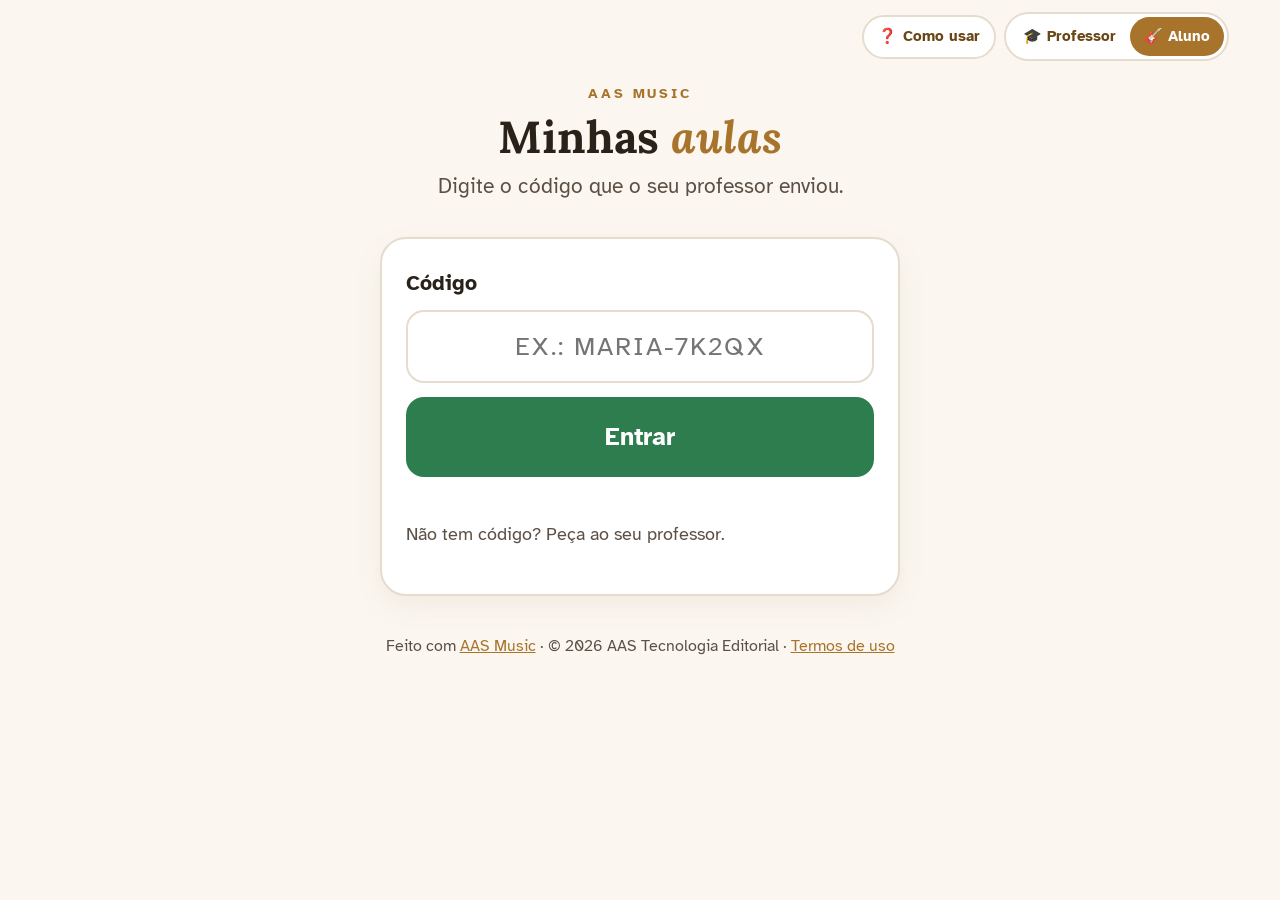
<file: music/aluno.html>
<!DOCTYPE html>
<!--
  AAS Music — © 2026 Alisson · AAS Tecnologia Editorial. Todos os direitos reservados.
  Software proprietário, protegido pela Lei 9.609/1998 (Lei do Software) e pela Lei 9.610/1998 (Direitos Autorais).
  É proibido copiar, modificar, redistribuir, revender, sublicenciar ou criar sistemas derivados deste código,
  no todo ou em parte, sem autorização por escrito do autor. Uso permitido somente a clientes licenciados.
  Autoria registrada no histórico de versões de github.com/Alisson0408/aas-site (desde 17/11/2026).
  ID de autoria: AAS-AASM-2026-F03625E8
-->
<html lang="pt-BR">
<head>
<meta charset="utf-8"><meta name="referrer" content="strict-origin-when-cross-origin"><meta http-equiv="Content-Security-Policy" content="upgrade-insecure-requests; object-src 'none'; base-uri 'self'"><style id="aas-anti-frame">html{display:none}</style><script>if(self===top){var a=document.getElementById("aas-anti-frame");a.parentNode.removeChild(a)}else{top.location=self.location}</script>
<meta name="viewport" content="width=device-width,initial-scale=1">
<meta name="author" content="Alisson · AAS Tecnologia Editorial">
<meta name="copyright" content="© 2026 AAS Tecnologia Editorial. Todos os direitos reservados. AAS Music é software proprietário.">
<title>Minha aula · AAS Music</title>
<meta name="robots" content="noindex">
<meta name="theme-color" content="#fbf7f0">
<link rel="manifest" href="manifest.webmanifest">
<link rel="icon" href="icon-mask.svg" type="image/svg+xml">
<link rel="apple-touch-icon" href="apple-touch-icon.png">
<link rel="preconnect" href="https://fonts.googleapis.com">
<link rel="preconnect" href="https://fonts.gstatic.com" crossorigin>
<link href="https://fonts.googleapis.com/css2?family=Atkinson+Hyperlegible:wght@400;700&family=Lora:ital,wght@0,600;1,600&display=swap" rel="stylesheet">
<style>
:root{--bg:#fbf7f0;--card:#fff;--ink:#2a2118;--soft:#5c5046;--line:#e6dccd;--gold:#a8742c;--gold-l:#f3e6cf;--play:#2e7d4f;--stop:#b23a2e;--serif:'Lora',Georgia,serif;--sans:'Atkinson Hyperlegible',Verdana,sans-serif}
*{box-sizing:border-box;margin:0;padding:0}
body{background:var(--bg);color:var(--ink);font-family:var(--sans);font-size:21px;line-height:1.55;-webkit-font-smoothing:antialiased}
.wrap{width:min(760px,92%);margin:auto}
header{padding:40px 0 14px;text-align:center}
.brand{font-size:14px;letter-spacing:.2em;text-transform:uppercase;color:var(--gold);font-weight:700}
h1{font-family:var(--serif);font-size:clamp(2rem,7vw,2.8rem);line-height:1.15;margin-top:6px}
h1 em{color:var(--gold)}
header p{color:var(--soft);margin-top:8px}
.step{background:var(--card);border:2px solid var(--line);border-radius:26px;padding:28px 24px;margin:24px 0;box-shadow:0 10px 30px #6b4a1a12}
.tag{display:inline-block;background:var(--gold-l);color:#7a521c;font-weight:700;font-size:17px;padding:6px 16px;border-radius:999px;margin-bottom:12px}
h2{font-family:var(--serif);font-size:clamp(1.6rem,6vw,2.1rem);line-height:1.2;margin-bottom:10px}
.step>p{color:var(--soft);margin-bottom:18px}
.note{background:#fff6e4;border-left:6px solid var(--gold);border-radius:0 16px 16px 0;padding:16px 18px;font-size:20px;white-space:pre-line}
.note b{display:block;font-size:16px;color:#7a521c;margin-bottom:4px}
.chords{display:grid;grid-template-columns:1fr 1fr;gap:14px}
.chord{min-width:0;border:2px solid var(--line);border-radius:20px;padding:14px 10px 16px;text-align:center}
.chord h3{font-family:var(--serif);font-size:2.3rem;line-height:1}
.chord h3 small{display:block;font-family:var(--sans);font-size:16px;color:var(--soft);font-weight:400;margin-top:4px}
.chord svg{width:100%;max-width:180px;height:auto;margin:8px auto 10px;display:block}
.btn{display:flex;align-items:center;justify-content:center;gap:12px;width:100%;min-height:64px;padding:12px 18px;border-radius:18px;border:0;font-family:var(--sans);font-size:21px;font-weight:700;cursor:pointer;-webkit-tap-highlight-color:transparent}
.btn svg{width:26px;height:26px;flex:none}
.btn:focus-visible,.speed button:focus-visible{outline:4px solid var(--gold);outline-offset:3px}
.btn-hear{background:var(--gold);color:#fff}
.btn-play{background:var(--play);color:#fff;min-height:80px;font-size:25px}
.btn-play.on{background:var(--stop)}
.btn:active{transform:scale(.98)}
.speed{display:grid;grid-template-columns:1fr 1fr;gap:12px;margin-top:14px}
.speed button{min-height:58px;border-radius:16px;border:2px solid var(--line);background:#fff;font-family:var(--sans);font-size:20px;font-weight:700;color:var(--soft);cursor:pointer}
.speed button[aria-pressed="true"]{border-color:var(--gold);background:var(--gold-l);color:#6a4614}
.screen{margin:18px 0;border-radius:22px;background:#2a2118;color:#fff;text-align:center;padding:20px 14px 24px}
.screen .label{font-size:18px;color:#d8c9b2}
.screen .now{font-family:var(--serif);font-size:clamp(5rem,26vw,8rem);line-height:1.05;color:#f6dfb5}
.screen .next{font-size:19px;color:#d8c9b2}
.screen .next b{color:#fff;font-size:24px}
.screen .part{display:inline-block;margin-top:8px;font-size:18px;color:#2a2118;background:#f6dfb5;border-radius:999px;padding:4px 16px;font-weight:700}
.screen .part:empty{display:none}
.bar{height:10px;background:#ffffff22;border-radius:10px;margin:16px 10px 0;overflow:hidden}
.bar div{height:100%;width:0;background:#f6dfb5}
.ptitle{font-size:15px;letter-spacing:.14em;text-transform:uppercase;color:var(--gold);font-weight:700;margin:16px 0 4px}
.line{display:flex;gap:12px;align-items:center;padding:12px;border-radius:16px;margin:4px 0;border:2px solid transparent}
.chips{display:flex;gap:6px;flex:none}
.chips i{font-style:normal;min-width:50px;height:50px;padding:0 8px;border-radius:13px;display:grid;place-items:center;font-family:var(--serif);font-size:1.4rem;font-weight:600;background:var(--gold-l);color:#6a4614}
.chips i.cur{background:var(--gold);color:#fff}
.line .tx{font-size:21px;min-width:0}
.line.on{background:#fff6e4;border-color:var(--gold)}
.tip{background:#fff6e4;border-left:6px solid var(--gold);border-radius:0 16px 16px 0;padding:16px 18px;margin-top:6px;font-size:20px}
.empty{text-align:center;padding:80px 0}
.entry{max-width:520px;margin:20px auto}
.entry input{width:100%;font-family:var(--sans);font-size:26px;letter-spacing:.08em;text-transform:uppercase;text-align:center;padding:18px;border-radius:18px;border:2px solid var(--line);background:#fff;color:var(--ink);margin:10px 0 14px}
.entry input:focus{outline:4px solid var(--gold);outline-offset:2px}
.err{color:#b23a2e;font-weight:700;min-height:28px;margin-top:10px}
.lesson-btn{display:flex;justify-content:space-between;align-items:center;gap:12px;width:100%;text-align:left;background:#fff;border:2px solid var(--line);border-radius:20px;padding:20px;margin:12px 0;font-family:var(--sans);font-size:22px;font-weight:700;color:var(--ink);cursor:pointer}
.lesson-btn small{display:block;font-weight:400;font-size:17px;color:var(--soft);margin-top:2px}
.lesson-btn .go{flex:none;background:var(--play);color:#fff;border-radius:14px;padding:10px 16px;font-size:18px}
.linkbtn{background:none;border:0;color:var(--gold);font-family:var(--sans);font-size:19px;font-weight:700;cursor:pointer;text-decoration:underline;padding:8px 0}
.pswitch{display:inline-flex;border:2px solid var(--line);border-radius:999px;padding:3px;background:#fff}
.pswitch a{padding:8px 14px;border-radius:999px;font-weight:700;font-size:15px;color:#6a4614;text-decoration:none}
.pswitch a.on{background:var(--gold);color:#fff}
.helpb{display:inline-flex;align-items:center;gap:6px;height:44px;padding:0 14px;border-radius:999px;border:2px solid var(--line);background:#fff;color:#6a4614;font-weight:700;font-size:15px;text-decoration:none;white-space:nowrap}
@media(max-width:420px){.helpb span{display:none}.helpb{width:44px;padding:0;justify-content:center}}
.topbar{display:flex;justify-content:flex-end;gap:8px;align-items:center;padding:12px 4%}
.switch{display:inline-flex;align-items:center;gap:6px;padding:9px 14px;border-radius:999px;border:2px solid var(--line);background:#fff;color:#6a4614;font-weight:700;font-size:15px;text-decoration:none}
.switch:hover{border-color:var(--gold)}
header{padding-top:10px!important}
footer{text-align:center;color:var(--soft);font-size:16px;padding:18px 0 50px}
footer a{color:var(--gold)}
@media(max-width:480px){body{font-size:20px}.step{padding:22px 16px;border-radius:22px}.chords{gap:10px}.line{padding:10px;flex-wrap:wrap}.line .tx{font-size:20px;flex-basis:100%}}
</style>
</head>
<body>
<svg width="0" height="0" style="position:absolute" aria-hidden="true">
  <symbol id="i-play" viewBox="0 0 24 24"><path fill="currentColor" d="M8 5.5v13a1 1 0 0 0 1.5.86l10.5-6.5a1 1 0 0 0 0-1.72L9.5 4.64A1 1 0 0 0 8 5.5z"/></symbol>
  <symbol id="i-stop" viewBox="0 0 24 24"><rect fill="currentColor" x="6" y="6" width="12" height="12" rx="2"/></symbol>
  <symbol id="i-ear" viewBox="0 0 24 24"><path fill="currentColor" d="M3 9v6h4l5 5V4L7 9H3zm13.5 3A4.5 4.5 0 0 0 14 8v8a4.5 4.5 0 0 0 2.5-4zM14 3.2v2.1a7 7 0 0 1 0 13.4v2.1a9 9 0 0 0 0-17.6z"/></symbol>
</svg>
<div class="topbar"><a class="helpb" href="manual.html#aluno" title="Como usar">❓<span> Como usar</span></a><nav class="pswitch" aria-label="Trocar painel"><a href="./" id="toProf">🎓 Professor</a><a class="on" href="aluno.html" aria-current="page">🎸 Aluno</a></nav></div>
<div id="app"></div>
<footer>Feito com <a href="./">AAS Music</a> · © 2026 AAS Tecnologia Editorial · <a href="termos.html">Termos de uso</a></footer>

<script>try{var p=localStorage.getItem("aasmusic.painel");if(p)document.getElementById("toProf").href=p;}catch(e){}</script>
<script src="config.js"></script>
<script src="engine.js"></script>
<script>
(function(){
"use strict";
var A=window.AASM, C=window.AASM_CONFIG, esc=A.esc, app=document.getElementById('app'), KEY='aasmusic.codigo';
function store(k,v){try{if(v===undefined)return localStorage.getItem(k);if(v===null)localStorage.removeItem(k);else localStorage.setItem(k,v);}catch(e){return null;}}

/* ---------- link antigo (#v1) ---------- */
var L0=A.decode(location.hash);
if(L0&&L0.m){renderLesson(L0,null);return;}

/* ---------- entrada por código ---------- */
var qs=new URLSearchParams(location.search), code=(qs.get('c')||store(KEY)||'').toUpperCase().trim(), data=null;
if(qs.get('c')) history.replaceState(null,'',location.pathname);
if(code) entrar(code); else telaCodigo('');

function telaCodigo(erro){
  A.stopAll();
  app.innerHTML='<header class="wrap"><div class="brand">AAS Music</div><h1>Minhas <em>aulas</em></h1><p>Digite o código que o seu professor enviou.</p></header>'+
    '<main class="wrap"><section class="step entry"><label for="cod" style="font-weight:700">Código</label><input id="cod" autocomplete="off" autocapitalize="characters" spellcheck="false" placeholder="EX.: MARIA-7K2QX" value="'+esc(code)+'">'+
    '<button class="btn btn-play" id="bEntrar">Entrar</button><div class="err" id="err">'+esc(erro||'')+'</div>'+
    '<p style="color:var(--soft);font-size:18px;margin-top:6px">Não tem código? Peça ao seu professor.</p></section></main>';
  var inp=document.getElementById('cod');
  document.getElementById('bEntrar').addEventListener('click',function(){var v=inp.value.toUpperCase().trim();if(!v){document.getElementById('err').textContent='Digite o código.';return;}entrar(v);});
  inp.addEventListener('keydown',function(e){if(e.key==='Enter')document.getElementById('bEntrar').click();});
}
async function entrar(c){
  code=c;
  app.innerHTML='<div class="wrap empty"><div class="brand">AAS Music</div><h1>Abrindo suas <em>aulas</em>…</h1></div>';
  try{
    var r=await fetch(C.supabaseUrl+'/rest/v1/rpc/aluno_entrar',{method:'POST',headers:{apikey:C.supabaseKey,'Content-Type':'application/json'},body:JSON.stringify({p_codigo:c})});
    data=await r.json();
    if(!r.ok) throw new Error('falha');
  }catch(e){
    app.innerHTML='<div class="wrap empty"><div class="brand">AAS Music</div><h1>Sem <em>internet</em>?</h1><p style="color:#5c5046;margin:14px 0 20px">Não conseguimos abrir suas aulas agora.</p><button class="btn btn-play" id="bTry">Tentar de novo</button></div>';
    document.getElementById('bTry').addEventListener('click',function(){entrar(c);});return;
  }
  if(data.erro==='codigo'){store(KEY,null);telaCodigo('Código não encontrado. Confira e tente de novo.');return;}
  if(data.erro==='bloqueado'){
    app.innerHTML='<div class="wrap empty"><div class="brand">AAS Music</div><h1>Aulas <em>pausadas</em></h1><p style="color:#5c5046;margin:14px 0 20px">O acesso do seu professor'+(data.professor?' ('+esc(data.professor)+')':'')+' está pausado no momento. Fale com ele.</p><button class="linkbtn" id="bOutro">Usar outro código</button></div>';
    document.getElementById('bOutro').addEventListener('click',function(){store(KEY,null);code='';telaCodigo('');});return;
  }
  store(KEY,c);lista();
}
function lista(){
  A.stopAll();
  var aulas=data.aulas||[];
  if(aulas.length===1){abrir(0,true);return;}
  var h='<header class="wrap"><div class="brand">AAS Music</div><h1>Olá, <em>'+esc((data.aluno||'').split(' ')[0])+'</em>!</h1><p>'+esc(data.professor?(/^prof/i.test(data.professor)?data.professor:'Prof. '+data.professor):'')+'</p></header><main class="wrap"><section class="step"><span class="tag">Suas aulas</span>';
  if(!aulas.length) h+='<p style="color:var(--soft)">Seu professor ainda não enviou nenhuma aula. Volte mais tarde.</p>';
  aulas.forEach(function(a,i){var n=(a.songs||[]).length;h+='<button class="lesson-btn" data-i="'+i+'"><span>'+esc(a.titulo||'Aula '+(i+1))+'<small>'+n+' música'+(n===1?'':'s')+'</small></span><span class="go">Abrir</span></button>';});
  h+='</section><p style="text-align:center"><button class="linkbtn" id="bSair">Usar outro código</button></p></main>';
  app.innerHTML=h;scrollTo(0,0);
  app.querySelectorAll('[data-i]').forEach(function(b){b.addEventListener('click',function(){abrir(+b.dataset.i,false);});});
  document.getElementById('bSair').addEventListener('click',function(){store(KEY,null);code='';telaCodigo('');});
}
function abrir(i,only){
  var a=data.aulas[i];
  var L={a:data.aluno,p:data.professor,t:a.titulo,r:a.recado,m:(a.songs||[]).map(function(s){return {n:s.n,y:s.style,s:s.slow,f:s.normal,b:s.beats,x:s.text};})};
  renderLesson(L,only?null:lista,only);
}

/* ---------- aula ---------- */
function renderLesson(L,back,only){
  A.stopAll();
  if(L.o&&L.o.exp&&Date.now()>L.o.exp){
    app.innerHTML='<div class="wrap empty"><div class="brand">AAS Music</div><h1>Aula <em>encerrada</em></h1><p style="color:#5c5046;margin-top:14px">O período de teste desta aula terminou. Peça ao seu professor um link novo.</p></div>';return;}
  document.title=(L.a?'Aulas de '+L.a:'Minha aula')+' · AAS Music';
  var songs=(L.m||[]).map(function(m){var p=A.parse(m.x,m.b);return {n:m.n,style:m.y,slow:m.s||70,normal:m.f||90,lines:p.lines,segs:p.segs};}).filter(function(s){return s.segs.length;});
  var all=[];songs.forEach(function(s){A.uniqueChords(s.segs).forEach(function(c){if(all.indexOf(c)<0)all.push(c);});});
  var prof=L.p?(/^prof/i.test(L.p)?L.p:'Prof. '+L.p):'';
  var h='<header class="wrap"><div class="brand">AAS Music</div><h1>Aulas <em>'+esc(L.a||'de violão')+'</em></h1><p>'+esc([prof,L.t].filter(Boolean).join(' · '))+'</p>'+(back?'<button class="linkbtn" id="bBack">← Todas as aulas</button>':'')+'</header><main class="wrap">';
  if(L.r) h+='<div class="note"><b>Recado do professor</b>'+esc(L.r)+'</div>';
  var O=L.o||{},showAc=!L.o||O.ac,showTr=!L.o||O.tr,showSongs=!O.only;
  var n=1;
  if(showAc) h+='<section class="step"><span class="tag">Passo '+(n++)+'</span><h2>Os acordes</h2><p>Monte o acorde no violão e toque. Depois aperte <b>Ouvir</b> e compare.</p><div class="chords">';
  if(showAc) all.forEach(function(c){h+='<div class="chord"><h3>'+c+' <small>'+esc(A.CH[c].n)+'</small></h3>'+A.diagram(c,'light')+'<button class="btn btn-hear" data-hear="'+c+'"><svg><use href="#i-ear"/></svg>Ouvir</button></div>';});
  if(showAc) h+='</div><div class="tip">Números nas bolinhas = <b>dedos</b>: 1 indicador, 2 médio, 3 anelar, 4 mindinho. <b>×</b> = não tocar essa corda.</div></section>';
  if(showTr&&all.length>1) h+='<section class="step"><span class="tag">Passo '+(n++)+'</span><h2>Treinar a troca</h2><p>O som toca '+all.join(', ')+' e repete. Troque quando a tela mudar.</p><div data-player="treino"></div></section>';
  if(showSongs) songs.forEach(function(s,i){h+='<section class="step"><span class="tag">Passo '+(n++)+'</span><h2>'+esc(s.n||'Música '+(i+1))+'</h2><p>Aperte <b>Tocar</b>. A tela conta 4, 3, 2, 1 e a música começa.</p><div data-player="'+i+'"></div></section>';});
  h+='<div class="tip" style="margin-bottom:10px">Sem som? Tire o celular do <b>silencioso</b> e aumente o volume.</div>';
  if(only&&!L0) h+='<p style="text-align:center;margin-top:10px"><button class="linkbtn" id="bSair2">Usar outro código</button></p>';
  h+='</main>';
  app.innerHTML=h;scrollTo(0,0);
  if(back) document.getElementById('bBack').addEventListener('click',back);
  var s2=document.getElementById('bSair2');if(s2) s2.addEventListener('click',function(){store(KEY,null);code='';telaCodigo('');});
  app.querySelectorAll('[data-hear]').forEach(function(b){b.addEventListener('click',function(){A.hear(b.dataset.hear);});});
  if(showTr&&all.length>1){var ts=[];for(var r=0;r<3;r++) all.forEach(function(c){ts.push({c:c,b:4,line:0,part:''});});
    build(app.querySelector('[data-player="treino"]'),{segs:ts,lines:[],style:(songs[0]&&songs[0].style)||'pop',slow:60,normal:80},true);}
  if(showSongs) songs.forEach(function(s,i){build(app.querySelector('[data-player="'+i+'"]'),s,false);});
}
function build(el,song,isTrain){
  var x='<button class="btn btn-play" data-play><svg><use href="#i-play"/></svg><span>Tocar</span></button>';
  x+='<div class="speed"><button data-sp="slow" aria-pressed="true">Devagar</button><button data-sp="normal" aria-pressed="false">Normal</button></div>';
  x+='<div class="screen"><div class="label" data-lab>Toque agora:</div><div class="now" data-now></div><div class="next" data-next></div><div class="part" data-part></div><div class="bar"><div data-bar></div></div></div>';
  if(!isTrain){
    var lp=null;
    song.lines.forEach(function(l,li){
      if(l.part&&l.part!==lp){x+='<div class="ptitle">'+esc(l.part)+'</div>';lp=l.part;}
      x+='<div class="line" data-l="'+li+'"><span class="chips">'+l.chords.map(function(c){return '<i>'+c.c+'</i>';}).join('')+'</span><span class="tx">'+esc(l.tx)+'</span></div>';
    });
  }
  el.innerHTML=x;
  var q=function(s){return el.querySelector(s);},btn=q('[data-play]'),nowE=q('[data-now]'),nxE=q('[data-next]'),labE=q('[data-lab]'),partE=q('[data-part]'),barE=q('[data-bar]'),lines=el.querySelectorAll('[data-l]');
  var speed='slow',stopFn=null;
  function idle(){
    var s=song.segs;labE.textContent='Toque agora:';nowE.textContent=s[0].c;nxE.innerHTML=s[1]?'Depois: <b>'+s[1].c+'</b>':'';partE.textContent=s[0].part||'';barE.style.width='0';
    lines.forEach(function(l){l.classList.remove('on');l.querySelectorAll('i').forEach(function(i){i.classList.remove('cur');});});
    btn.classList.remove('on');btn.innerHTML='<svg><use href="#i-play"/></svg><span>Tocar</span>';
  }
  idle();
  function start(again){
    stopFn=A.play(song.segs,{style:song.style,bpm:song[speed],loop:isTrain,count:!again,
      onUpdate:function(u){
        if(u.phase==='count'){labE.textContent='Prepare-se…';nowE.textContent=u.count;nxE.innerHTML='Começa com: <b>'+song.segs[0].c+'</b>';return;}
        barE.style.width=(u.progress*100)+'%';
        if(!u.changed||u.seg<0) return;
        var s=song.segs[u.seg],nx=song.segs[u.seg+1];
        labE.textContent='Toque agora:';nowE.textContent=s.c;
        nxE.innerHTML=nx?'Depois: <b>'+nx.c+'</b>':(isTrain?'Depois: <b>'+song.segs[0].c+'</b>':'<b>Último!</b>');
        partE.textContent=s.part||'';
        if(lines.length){
          var idx=0;for(var k=0;k<u.seg;k++) if(song.segs[k].line===s.line) idx++;
          lines.forEach(function(l,li){var on=li===s.line;l.classList.toggle('on',on);l.querySelectorAll('i').forEach(function(i,ii){i.classList.toggle('cur',on&&ii===idx);});});
          var le=lines[s.line],r=le.getBoundingClientRect();
          if(r.top<20||r.bottom>innerHeight-20) le.scrollIntoView({block:'center',behavior:'smooth'});
        }
      },
      onEnd:function(natural){stopFn=null;if(natural&&isTrain){start(true);}else idle();}
    });
    if(stopFn){btn.classList.add('on');btn.innerHTML='<svg><use href="#i-stop"/></svg><span>Parar</span>';}
  }
  btn.addEventListener('click',function(){if(stopFn){var f=stopFn;stopFn=null;f();}else start();});
  el.querySelectorAll('[data-sp]').forEach(function(b){b.addEventListener('click',function(){
    speed=b.dataset.sp;el.querySelectorAll('[data-sp]').forEach(function(o){o.setAttribute('aria-pressed',o===b?'true':'false');});
    if(stopFn){var f=stopFn;stopFn=null;f();start();}
  });});
}
})();
</script>
<script>window.__AAS_AUTORIA=Object.freeze({sistema:'AAS Music',titular:'Alisson · AAS Tecnologia Editorial',id:'AAS-AASM-2026-F03625E8',ano:2026});try{console.log('%cAAS Music © 2026 AAS Tecnologia Editorial','font-weight:700;font-size:14px');console.log('Software proprietário (Lei 9.609/98). Cópia ou reprodução do código é proibida. ID: AAS-AASM-2026-F03625E8')}catch(e){}</script>
</body>
</html>
</file>
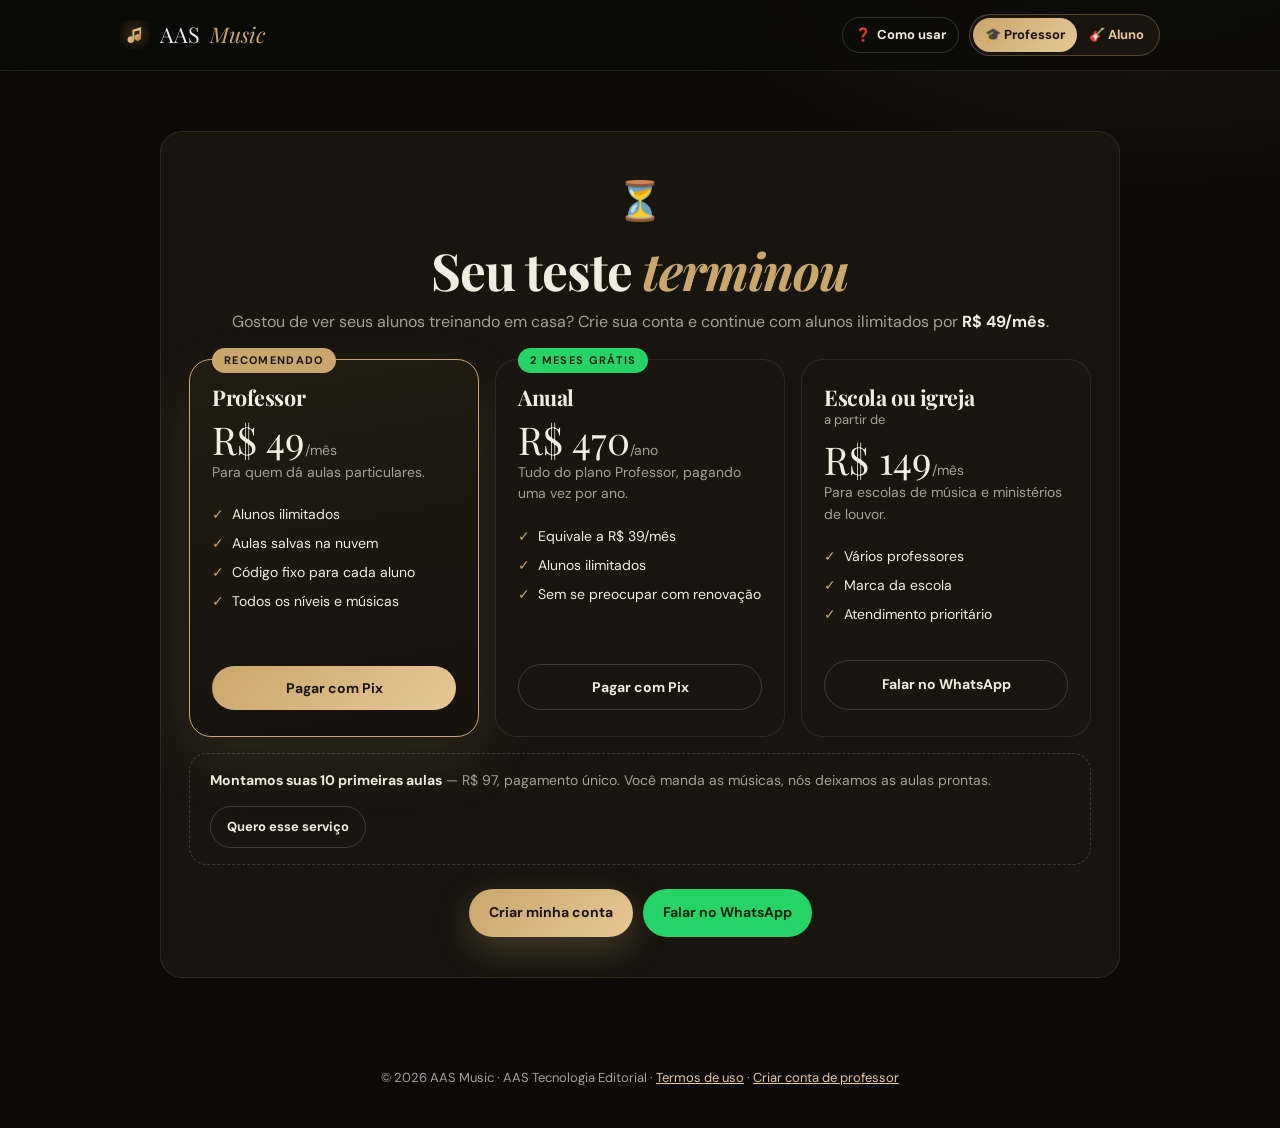
<file: music/demo.html>
<!DOCTYPE html>
<!--
  AAS Music — © 2026 Alisson · AAS Tecnologia Editorial. Todos os direitos reservados.
  Software proprietário, protegido pela Lei 9.609/1998 (Lei do Software) e pela Lei 9.610/1998 (Direitos Autorais).
  É proibido copiar, modificar, redistribuir, revender, sublicenciar ou criar sistemas derivados deste código,
  no todo ou em parte, sem autorização por escrito do autor. Uso permitido somente a clientes licenciados.
  Autoria registrada no histórico de versões de github.com/Alisson0408/aas-site (desde 17/11/2026).
  ID de autoria: AAS-AASM-2026-F03625E8
-->
<html lang="pt-BR">
<head>
<meta charset="utf-8"><meta name="referrer" content="strict-origin-when-cross-origin"><meta http-equiv="Content-Security-Policy" content="upgrade-insecure-requests; object-src 'none'; base-uri 'self'">
<meta name="viewport" content="width=device-width,initial-scale=1">
<meta name="author" content="Alisson · AAS Tecnologia Editorial">
<meta name="copyright" content="© 2026 AAS Tecnologia Editorial. Todos os direitos reservados. AAS Music é software proprietário.">
<title>AAS Music · Teste grátis do professor</title>
<meta name="description" content="Teste o AAS Music sem cadastro: monte uma aula de violão para o seu aluno e envie pelo WhatsApp.">
<meta name="theme-color" content="#0b0a08">
<link rel="manifest" href="manifest.webmanifest">
<link rel="icon" href="icon-mask.svg" type="image/svg+xml">
<link rel="preconnect" href="https://fonts.googleapis.com">
<link rel="preconnect" href="https://fonts.gstatic.com" crossorigin>
<link href="https://fonts.googleapis.com/css2?family=Playfair+Display:ital,wght@0,600;0,700;1,600&family=DM+Sans:wght@400;500;700&display=swap" rel="stylesheet">
<style>
:root{--bg:#0b0a08;--panel:#18150f;--panel2:#1f1b14;--line:#ffffff17;--gold:#c9a66b;--gold2:#e6c896;--cream:#f3ece0;--muted:#a69f94;--wa:#25d366;--red:#e0715f;--ok:#7bd88f;
--serif:'Playfair Display',Georgia,serif;--sans:'DM Sans',system-ui,sans-serif}
*{box-sizing:border-box;margin:0;padding:0}
body{background:radial-gradient(900px 500px at 90% -10%,#c9a66b1c,transparent 60%),var(--bg);background-attachment:fixed;color:var(--cream);font-family:var(--sans);font-size:16px;line-height:1.55;-webkit-font-smoothing:antialiased;min-height:100vh}
.wrap{width:min(1040px,92%);margin:auto}
header{position:sticky;top:0;z-index:20;background:#0b0a08cc;backdrop-filter:blur(14px);-webkit-backdrop-filter:blur(14px);border-bottom:1px solid var(--line)}
header .wrap{display:flex;align-items:center;justify-content:space-between;gap:12px;padding:14px 0}
.logo{font-family:var(--serif);font-size:1.35rem;display:flex;align-items:center;gap:10px;color:var(--cream);text-decoration:none}
.logo em{color:var(--gold)}
.logo img{width:30px;height:30px;border-radius:8px}
.switch{display:inline-flex;align-items:center;gap:6px;padding:9px 14px;border-radius:999px;border:1px solid #c9a66b66;background:#c9a66b14;color:var(--gold2);font-weight:700;font-size:13px;text-decoration:none;white-space:nowrap}
.switch:hover{background:#c9a66b30}
.helpb{display:inline-flex;align-items:center;gap:6px;height:36px;padding:0 12px;border-radius:999px;border:1px solid #ffffff2a;color:var(--cream);font-weight:700;font-size:13px;text-decoration:none;white-space:nowrap}
.helpb:hover{border-color:var(--gold)}
@media(max-width:560px){.helpb span{display:none}.helpb{width:36px;padding:0;justify-content:center}}
.pswitch{display:inline-flex;border:1px solid #c9a66b55;border-radius:999px;padding:3px;background:#c9a66b10;white-space:nowrap}
.pswitch a{padding:7px 12px;border-radius:999px;font-weight:700;font-size:13px;color:var(--gold2);text-decoration:none}
.pswitch a.on{background:linear-gradient(135deg,var(--gold),var(--gold2));color:#1a140a}
h1,h2,h3{font-family:var(--serif);letter-spacing:-.02em;line-height:1.1}
h1{font-size:clamp(2rem,5.5vw,3.2rem)}
h1 em,h2 em{color:var(--gold);font-style:italic}
h2{font-size:1.5rem}
.eyebrow{display:flex;align-items:center;gap:12px;font-size:11px;text-transform:uppercase;letter-spacing:.26em;color:var(--gold);font-weight:700;margin-bottom:12px}
.eyebrow::before{content:"";width:28px;height:1px;background:var(--gold)}
.muted{color:var(--muted)}
.hero{padding:34px 0 10px}
.hero p{max-width:640px;margin-top:10px}
.test{display:flex;justify-content:space-between;align-items:center;gap:12px;flex-wrap:wrap;border:1px solid #c9a66b55;background:#c9a66b12;border-radius:16px;padding:12px 16px;margin:18px 0 6px;font-size:14px}
.test b{color:var(--gold2)}
.btn{display:inline-flex;align-items:center;justify-content:center;gap:9px;padding:13px 20px;border-radius:999px;font-weight:700;font-size:14px;border:0;cursor:pointer;text-decoration:none;transition:.25s;font-family:var(--sans);color:var(--cream);background:transparent}
.btn:hover{transform:translateY(-2px)}
.btn:disabled{opacity:.45;cursor:not-allowed;transform:none}
.btn:focus-visible,input:focus-visible,textarea:focus-visible,button:focus-visible{outline:2px solid var(--gold2);outline-offset:2px}
.btn svg{width:18px;height:18px}
.btn-gold{background:linear-gradient(135deg,var(--gold),var(--gold2));color:#1a140a;box-shadow:0 12px 34px #c9a66b40}
.btn-wa{background:var(--wa);color:#06260f}
.btn-ghost{border:1px solid #ffffff2a}
.btn-ghost:hover{border-color:var(--gold)}
.btn-sm{padding:9px 14px;font-size:13px}
.row{display:flex;gap:10px;flex-wrap:wrap;align-items:center}
.step-title{display:flex;align-items:center;gap:12px;margin:30px 0 14px}
.step-title .n{width:34px;height:34px;border-radius:50%;display:grid;place-items:center;background:var(--gold);color:#1a140a;font-weight:700;flex:none}
/* alunos */
.students{display:flex;gap:10px;flex-wrap:wrap}
.stu{display:flex;align-items:center;gap:10px;padding:10px 16px 10px 10px;border-radius:999px;border:1px solid var(--line);background:var(--panel);color:var(--cream);font-family:var(--sans);font-size:15px;font-weight:700;cursor:pointer}
.stu .av{width:34px;height:34px;border-radius:50%;display:grid;place-items:center;background:#c9a66b22;color:var(--gold2);font-family:var(--serif)}
.stu.on{border-color:var(--gold);background:#c9a66b1c}
.stu.on .av{background:var(--gold);color:#1a140a}
.stu.add{border-style:dashed;color:var(--muted);padding-left:16px}
/* grade */
.grid{display:grid;grid-template-columns:repeat(4,1fr);gap:14px}
.grid>*{min-width:0}
.opt{position:relative;text-align:left;background:var(--panel);border:1px solid var(--line);border-radius:20px;padding:20px 18px 18px;color:var(--cream);font-family:var(--sans);cursor:pointer;transition:.2s;display:flex;flex-direction:column;gap:6px;min-height:170px}
.opt:hover{border-color:#c9a66b77}
.opt .ic{font-size:1.9rem;line-height:1}
.opt h3{font-size:1.15rem;margin-top:6px}
.opt p{font-size:13px;color:var(--muted)}
.opt .tags{display:flex;gap:5px;flex-wrap:wrap;margin-top:auto;padding-top:8px}
.opt .tags span{font-size:11px;font-weight:700;color:var(--gold2);border:1px solid #c9a66b40;border-radius:999px;padding:2px 8px}
.opt .tick{position:absolute;top:14px;right:14px;width:26px;height:26px;border-radius:50%;border:2px solid #ffffff30;display:grid;place-items:center;font-size:14px;color:transparent}
.opt.on{border-color:var(--gold);background:linear-gradient(170deg,#241d12,#17130d);box-shadow:0 16px 40px #c9a66b1a}
.opt.on .tick{background:var(--gold);border-color:var(--gold);color:#1a140a}
.opt .hear{align-self:flex-start;margin-top:4px;font-size:12px;font-weight:700;color:var(--gold2);background:none;border:1px solid #c9a66b55;border-radius:999px;padding:4px 10px;cursor:pointer}
.seg{display:inline-flex;border:1px solid var(--line);border-radius:999px;padding:4px;background:var(--panel);flex-wrap:wrap}
.seg button{border:0;background:none;color:var(--muted);font-family:var(--sans);font-weight:700;font-size:14px;padding:9px 16px;border-radius:999px;cursor:pointer}
.seg button.on{background:var(--gold);color:#1a140a}
.card{background:var(--panel);border:1px solid var(--line);border-radius:22px;padding:22px}
.two{display:grid;grid-template-columns:1fr 1fr;gap:16px}
.two>*{min-width:0}
label.l{font-size:13px;color:var(--muted);font-weight:500;display:block;margin-bottom:6px}
input,textarea{font-family:var(--sans);font-size:16px;color:var(--cream);background:#0f0d0a;border:1px solid #ffffff22;border-radius:14px;padding:12px 14px;width:100%}
textarea{min-height:90px;resize:vertical}
.chips{display:flex;gap:6px;flex-wrap:wrap;margin-top:8px}
.chips button{font-family:var(--sans);font-size:12px;color:var(--cream);background:#ffffff08;border:1px solid #ffffff22;border-radius:999px;padding:5px 10px;cursor:pointer}
.chips button:hover{border-color:var(--gold)}
/* resumo */
.summary{position:sticky;bottom:0;z-index:15;margin-top:26px;background:#0b0a08ee;backdrop-filter:blur(12px);-webkit-backdrop-filter:blur(12px);border-top:1px solid var(--line);padding:14px 0}
.summary .wrap{display:flex;justify-content:space-between;align-items:center;gap:14px;flex-wrap:wrap}
.summary .txt{font-size:14px;color:var(--muted)}
.summary .txt b{color:var(--cream)}
table{width:100%;border-collapse:collapse;font-size:14px}
th,td{text-align:left;padding:12px 8px;border-bottom:1px solid var(--line);vertical-align:middle}
th{color:var(--muted);font-weight:500;font-size:12px;text-transform:uppercase;letter-spacing:.08em}
tr:last-child td{border-bottom:0}
.tbl{overflow-x:auto}
.mini{display:inline-block;font-size:11px;font-weight:700;color:var(--gold2);border:1px solid #c9a66b40;border-radius:999px;padding:2px 8px;margin:2px 2px 2px 0;white-space:nowrap}
.modal{position:fixed;inset:0;background:#000b;display:none;align-items:center;justify-content:center;z-index:50;padding:18px}
.modal.open{display:flex}
.modal .card{width:min(500px,100%);box-shadow:0 40px 100px #000c}
.toast{position:fixed;left:50%;bottom:90px;transform:translateX(-50%) translateY(40px);opacity:0;pointer-events:none;background:var(--panel2);border:1px solid #c9a66b55;color:var(--cream);padding:12px 20px;border-radius:999px;transition:.35s;z-index:60;font-size:14px;max-width:92%}
.toast.show{transform:translateX(-50%);opacity:1}
footer{padding:30px 4% 40px;color:var(--muted);font-size:13px;text-align:center}
footer a{color:var(--gold2)}
@media(max-width:900px){.grid{grid-template-columns:1fr 1fr}}
@media(max-width:640px){.two{grid-template-columns:1fr}.opt{min-height:150px;padding:16px 14px}.opt h3{font-size:1.02rem}.summary .row{width:100%}.summary .btn{flex:1}.logo span.t{display:none}}
@media(max-width:480px){.logo{font-size:0;gap:0}}
@media(prefers-reduced-motion:reduce){*{transition:none!important}}
</style>
</head>
<body>
<svg width="0" height="0" style="position:absolute" aria-hidden="true">
  <symbol id="i-wa" viewBox="0 0 24 24"><path fill="currentColor" d="M12 2a10 10 0 0 0-8.6 15.1L2 22l5-1.3A10 10 0 1 0 12 2zm0 18.2a8.2 8.2 0 0 1-4.2-1.2l-.3-.2-3 .8.8-2.9-.2-.3A8.2 8.2 0 1 1 12 20.2zm4.5-6.1c-.2-.1-1.5-.7-1.7-.8s-.4-.1-.6.1-.7.8-.8 1-.3.2-.5.1a6.7 6.7 0 0 1-3.3-2.9c-.3-.4.3-.4.7-1.4.1-.2 0-.3 0-.4l-.8-1.8c-.2-.5-.4-.4-.6-.4h-.5a1 1 0 0 0-.7.3 3 3 0 0 0-.9 2.2 5.2 5.2 0 0 0 1.1 2.7 11.8 11.8 0 0 0 4.5 4c1.7.7 2.3.8 3.2.6.5-.1 1.5-.6 1.7-1.2s.2-1.1.1-1.2l-.4-.2z"/></symbol>
</svg>

<header><div class="wrap">
  <a class="logo" href="./"><img src="icon-mask.svg" alt="">AAS <em>Music</em></a>
  <div class="row" style="flex-wrap:nowrap"><a class="helpb" href="manual.html#professor" title="Como usar">❓<span> Como usar</span></a><nav class="pswitch" aria-label="Trocar painel"><a class="on" href="demo.html" aria-current="page">🎓 Professor</a><a href="aluno.html" id="toAluno">🎸 Aluno</a></nav></div>
</div></header>

<main class="wrap">
  <div class="test"><span><b>Teste grátis</b> — <span id="trialTxt">até 23/11</span>. Sem cadastro: monte aulas e envie para alunos de verdade.</span><span class="row"><a class="btn btn-ghost btn-sm" href="manual.html#professor">Como usar</a><a class="btn btn-gold btn-sm" href="./#entrar">Criar conta grátis</a></span></div>

  <div class="hero">
    <div class="eyebrow">Painel do professor</div>
    <h1>Monte a aula <em>em 3 toques</em></h1>
    <p class="muted">Escolha o aluno, marque o que entra na aula e envie pelo WhatsApp. O aluno abre no celular, ouve o violão e vê o acorde da vez.</p>
  </div>

  <div class="step-title"><span class="n">1</span><h2>Seu <em>nome</em></h2></div>
  <div class="card" style="max-width:520px"><label class="l" for="prof">Nome do professor (aparece para o aluno)</label><input id="prof" maxlength="60" placeholder="Ex.: Prof. João"></div>

  <div class="step-title"><span class="n">2</span><h2>Para qual <em>aluno</em>?</h2></div>
  <div class="students" id="students"></div>
  <div style="margin-top:16px"><label class="l">Nível do aluno</label><div class="seg" id="nivel"><button data-n="b">🌱 Básico</button><button data-n="m">🎯 Intermediário</button><button data-n="a">🔥 Avançado</button></div></div>

  <div class="step-title"><span class="n">3</span><h2>O que entra na <em>aula</em>?</h2></div>
  <p class="muted" style="margin:-4px 0 14px;font-size:14px">Toque nos cartões para marcar ou desmarcar.</p>
  <div class="grid" id="grid"></div>

  <div class="step-title"><span class="n">4</span><h2>Ajustes para <em id="stuName2">o aluno</em></h2></div>
  <div class="two">
    <div class="card">
      <label class="l">Velocidade</label>
      <div class="seg" id="speed"><button data-v="0.8">Bem devagar</button><button data-v="1">Devagar</button><button data-v="1.15">Ritmo da música</button></div>
      <p class="muted" style="font-size:13px;margin-top:10px">O aluno ainda pode trocar entre Devagar e Normal no celular.</p>
    </div>
    <div class="card">
      <label class="l" for="recado">Recado para o aluno</label>
      <textarea id="recado" maxlength="300" placeholder="Escreva um recado (opcional)"></textarea>
      <div class="chips" id="recChips"><button>Treine 10 minutos por dia.</button><button>Comece sempre no Devagar.</button><button>Capriche na troca de A para E!</button><button>Na próxima aula a gente revisa.</button></div>
    </div>
  </div>

  <div class="step-title" id="boardTitle"><span class="n">✓</span><h2>Quadro de <em>alunos</em></h2></div>
  <p class="muted" style="margin:-4px 0 14px;font-size:14px">Alunos que já receberam aula por aqui. Toque em <b>Reenviar</b> para mandar de novo.</p>
  <div class="card" style="padding:8px 18px"><div class="tbl"><table><thead><tr><th>Aluno / nível</th><th>Última aula</th><th>Conteúdo</th><th></th></tr></thead><tbody id="board"></tbody></table></div></div>
  <div class="step-title"><span class="n">★</span><h2>Gostou? Veja os <em>planos</em></h2></div>
  <div data-planos></div>
</main>

<section id="expired" class="wrap" hidden>
  <div class="card" style="max-width:960px;margin:60px auto;text-align:center;padding:40px 28px">
    <div style="font-size:2.4rem">⏳</div>
    <h1 style="margin:10px 0 12px">Seu teste <em>terminou</em></h1>
    <p class="muted">Gostou de ver seus alunos treinando em casa? Crie sua conta e continue com alunos ilimitados por <b style="color:var(--cream)">R$ 49/mês</b>.</p>
    <div data-planos style="text-align:left;margin-top:24px"></div><div class="row" style="justify-content:center;margin-top:24px"><a class="btn btn-gold" href="./#entrar">Criar minha conta</a><a class="btn btn-wa" id="expWa" target="_blank" rel="noopener noreferrer">Falar no WhatsApp</a></div>
  </div>
</section>

<div class="summary"><div class="wrap">
  <div class="txt" id="sumTxt"></div>
  <div class="row">
    <a class="btn btn-ghost" id="bVer" target="_blank" rel="noopener">Ver como o aluno</a>
    <button class="btn btn-wa" id="bSend"><svg><use href="#i-wa"/></svg>Enviar no WhatsApp</button>
  </div>
</div></div>

<div class="modal" id="mStu" role="dialog" aria-modal="true" aria-labelledby="mStuT"><div class="card">
  <h2 id="mStuT" style="margin-bottom:14px">Novo <em>aluno</em></h2>
  <label class="l" for="sNome">Nome</label><input id="sNome" maxlength="60" placeholder="Ex.: Dona Maria" style="margin-bottom:14px">
  <label class="l" for="sFone">WhatsApp do aluno (opcional, com DDD)</label><input id="sFone" inputmode="tel" maxlength="20" placeholder="Ex.: 34 99999-9999" style="margin-bottom:16px">
  <div class="row"><button class="btn btn-gold" id="bStuOk">Adicionar</button><button class="btn btn-ghost" id="bStuNo">Cancelar</button></div>
</div></div>

<div class="modal" id="mSend" role="dialog" aria-modal="true" aria-labelledby="mSendT"><div class="card">
  <h2 id="mSendT" style="margin-bottom:8px">Enviar para <em id="sendName"></em></h2>
  <p class="muted" style="font-size:14px;margin-bottom:14px">Se quiser, coloque o WhatsApp do aluno para a conversa abrir direto com ele.</p>
  <label class="l" for="sendFone">WhatsApp do aluno (opcional)</label><input id="sendFone" inputmode="tel" maxlength="20" placeholder="Ex.: 34 99999-9999" style="margin-bottom:16px">
  <div class="row"><a class="btn btn-wa" id="bSendGo" target="_blank" rel="noopener noreferrer"><svg><use href="#i-wa"/></svg>Abrir WhatsApp</a><button class="btn btn-ghost" id="bSendNo">Cancelar</button></div>
</div></div>

<div class="toast" id="toast"></div>
<footer>© 2026 AAS Music · AAS Tecnologia Editorial · <a href="termos.html">Termos de uso</a> · <a href="./#entrar">Criar conta de professor</a></footer>

<script>try{localStorage.setItem("aasmusic.painel","demo.html")}catch(e){}</script>
<script src="config.js"></script>
<script src="engine.js"></script>
<script src="planos.js"></script>
<script>
(function(){
"use strict";
var A=window.AASM,esc=A.esc,$=function(id){return document.getElementById(id);},KEY='aasmusic.teste',DIAS=4,DAY=864e5;

/* ---------- Biblioteca (grade de opções) ---------- */
var NIV={b:'Básico',m:'Intermediário',a:'Avançado'};
var LIB=[
  {id:'acordes',lvl:'*',ic:'🎸',t:'Acordes da aula',d:'Desenho dos dedos e botão para ouvir cada acorde das músicas marcadas.',tags:['Diagramas','Ouvir'],kind:'acordes'},
  {id:'troca',lvl:'*',ic:'🔁',t:'Treino de troca',d:'Os acordes da aula se alternando em repetição, no ritmo.',tags:['Exercício','Coordenação'],kind:'troca'},
  {id:'marcha',lvl:'b',ic:'🥁',t:'Marcha Soldado',d:'Infantil · ritmo de marcha. Letra completa na tela.',tags:['A','E','Marcha'],kind:'song',
    song:{n:'Marcha Soldado',style:'marcha',slow:72,normal:96,beats:8,text:'A | Marcha soldado, cabeça de\nE | papel, se não marchar direito vai preso pro\nA | quartel. O quartel pegou fogo, a polícia deu\nE | sinal: acorda, acorda, acorda a bandeira na-\nA | -cional!'}},
  {id:'luna',lvl:'b',ic:'🌙',t:'La Bella Luna',d:'Os Paralamas do Sucesso · pop. Sequência e partes; a letra fica na cifra do aluno.',tags:['A','E','Pop'],kind:'song',
    song:{n:'La Bella Luna — Os Paralamas do Sucesso',style:'pop',slow:70,normal:92,beats:4,text:'[Introdução]\nA E\n[Primeira parte]\nA E\nA E\nA E\nA E\n[Refrão]\nA E\nA E\nA E\nA E\n[Parte "Ó lua"]\nA E\nA E\nA E\nA E\n[Refrão]\nA E\nA E\nA E\nA E\nA'}},
  {id:'popg',lvl:'m',ic:'🎶',t:'Sequência pop G–D–Em–C',d:'A progressão de milhares de músicas pop e de louvor.',tags:['G','D','Em','C','Pop'],kind:'song',
    song:{n:'Sequência pop G–D–Em–C',style:'pop',slow:70,normal:95,beats:4,text:'[Sequência]\nG D Em C\nG D Em C\nG D Em C\nG D Em C\nG'}},
  {id:'valsa',lvl:'m',ic:'💃',t:'Valsa em Dó: C–G7',d:'Ritmo de 3 tempos com troca entre Dó e Sol com sétima.',tags:['C','G7','Valsa'],kind:'song',
    song:{n:'Valsa em Dó (C–G7)',style:'valsa',slow:80,normal:110,beats:3,text:'[Valsa]\nC C G7 G7\nG7 G7 C C\nC C G7 G7\nG7 G7 C C'}},
  {id:'menor',lvl:'m',ic:'🌧️',t:'Acordes menores Am–Dm–E',d:'Sequência triste/romântica para treinar acordes menores.',tags:['Am','Dm','E','Balada'],kind:'song',
    song:{n:'Sequência menor Am–Dm–E',style:'balada',slow:66,normal:88,beats:4,text:'[Sequência]\nAm Dm E Am\nAm Dm E Am\nAm Dm E Am'}},
  {id:'blues',lvl:'a',ic:'🎷',t:'Blues em Lá (12 compassos)',d:'A forma clássica do blues com acordes de sétima.',tags:['A7','D7','E7','Blues'],kind:'song',
    song:{n:'Blues em Lá — 12 compassos',style:'simples',slow:72,normal:100,beats:4,text:'[Primeira volta]\nA7 A7 A7 A7\nD7 D7 A7 A7\nE7 D7 A7 E7\n[Segunda volta]\nA7 A7 A7 A7\nD7 D7 A7 A7\nE7 D7 A7 A7'}},
  {id:'pestana',lvl:'a',ic:'✋',t:'Troca com Bm e F',d:'Duas sequências que exigem os acordes mais difíceis do iniciante.',tags:['Bm','F','D','C'],kind:'song',
    song:{n:'Sequências com Bm e F',style:'pop',slow:66,normal:92,beats:4,text:'[Em Ré]\nD Bm G A\nD Bm G A\n[Em Dó]\nC Am F G\nC Am F G\nC'}},
  {id:'setimas',lvl:'a',ic:'🔗',t:'Ciclo das sétimas',d:'B7 → E7 → A7 → D7 → G7 → C7: troca rápida de acordes de sétima.',tags:['B7','E7','A7','D7','G7','C7'],kind:'song',
    song:{n:'Ciclo das sétimas',style:'simples',slow:64,normal:90,beats:4,text:'[Ciclo]\nB7 E7 A7 D7\nG7 C7\n[De novo]\nB7 E7 A7 D7\nG7 C7'}}
];

/* ---------- Estado ---------- */
var st;
function defaults(){return {start:Date.now(),prof:'',cur:0,sent:[],students:[{nome:'Aluno exemplo',nivel:'b',fone:'',sel:['acordes','troca','marcha','luna'],speed:1,recado:'Treine 10 minutos por dia. Comece sempre no Devagar.'}]};}
try{st=JSON.parse(localStorage.getItem(KEY)||'null');}catch(e){}
if(!st||!st.students||!st.students.length) st=defaults();
if(!st.start) st.start=Date.now(); if(!st.sent) st.sent=[];
var EXP=new Date('2026-11-23T23:59:59-03:00').getTime(); // teste vale para todos até 23/11, 23h59
function save(){try{localStorage.setItem(KEY,JSON.stringify(st));}catch(e){}}
function stu(){return st.students[st.cur]||st.students[0];}
function visible(o,s){return o.lvl==='*'||o.lvl===(s.nivel||'b');}
function selOf(s){return s.sel.filter(function(id){var o=LIB.find(function(x){return x.id===id;});return o&&visible(o,s);});}

var tt;function toast(m){var t=$('toast');t.textContent=m;t.classList.add('show');clearTimeout(tt);tt=setTimeout(function(){t.classList.remove('show');},2600);}
function initials(n){return n.split(/\s+/).filter(Boolean).slice(0,2).map(function(w){return w[0];}).join('').toUpperCase();}

/* ---------- Render ---------- */
function renderStudents(){
  $('students').innerHTML=st.students.map(function(s,i){return '<button class="stu'+(i===st.cur?' on':'')+'" data-i="'+i+'"><span class="av">'+esc(initials(s.nome))+'</span>'+esc(s.nome)+'</button>';}).join('')+'<button class="stu add" id="bAddStu">+ Novo aluno</button>';
  $('stuName2').textContent=stu().nome.split(' ')[0];
}
function renderGrid(){
  var s=stu(),sel=selOf(s);
  document.querySelectorAll('#nivel button').forEach(function(b){b.classList.toggle('on',b.dataset.n===(s.nivel||'b'));});
  $('grid').innerHTML=LIB.filter(function(o){return visible(o,s);}).map(function(o){var on=sel.indexOf(o.id)>=0;
    return '<div class="opt'+(on?' on':'')+'" data-id="'+o.id+'" role="button" tabindex="0" aria-pressed="'+on+'"><span class="tick">✓</span><div class="ic">'+o.ic+'</div><h3>'+esc(o.t)+'</h3><p>'+esc(o.d)+'</p>'+
      (o.kind==='song'?'<button class="hear" data-hear="'+o.id+'">▶ Ouvir trecho</button>':'')+
      '<div class="tags">'+o.tags.map(function(t){return '<span>'+esc(t)+'</span>';}).join('')+'</div></div>';}).join('');
}
function renderSettings(){
  var s=stu();
  document.querySelectorAll('#speed button').forEach(function(b){b.classList.toggle('on',+b.dataset.v===s.speed);});
  $('recado').value=s.recado||'';
}
function renderSummary(){
  var s=stu(),sel=selOf(s),songs=LIB.filter(function(o){return o.kind==='song'&&sel.indexOf(o.id)>=0;}).length,items=sel.length;
  $('sumTxt').innerHTML=items?'Aula de <b>'+esc(s.nome)+'</b> ('+NIV[s.nivel||'b']+'): '+items+' item(ns), '+songs+' música(s).':'Marque pelo menos um cartão na grade.';
  if(items&&!songs) $('sumTxt').innerHTML+=' <span style="color:var(--red)">Marque uma música para ter acordes.</span>';
  $('bSend').disabled=!songs;
  $('toAluno').href=songs?link():'aluno.html';
  if(songs){$('bVer').href=link();$('bVer').removeAttribute('aria-disabled');$('bVer').style.opacity='';}else{$('bVer').removeAttribute('href');$('bVer').style.opacity='.45';}
}
function renderBoard(){
  var el=$('board');
  if(!st.sent.length){el.innerHTML='<tr><td colspan="4" class="muted" style="padding:18px 8px">Nenhuma aula enviada ainda. Monte a primeira aula acima e toque em <b>Enviar no WhatsApp</b>.</td></tr>';return;}
  el.innerHTML=st.sent.map(function(x,i){var dt=new Date(x.data);
    return '<tr><td><b>'+esc(x.nome)+'</b><br><span class="muted">'+NIV[x.nivel||'b']+'</span></td><td>'+dt.toLocaleDateString('pt-BR')+'<br><span class="muted">'+dt.toLocaleTimeString('pt-BR',{hour:'2-digit',minute:'2-digit'})+'</span></td><td>'+x.itens.map(function(t){return '<span class="mini">'+esc(t.split(' — ')[0])+'</span>';}).join('')+'</td>'+
      '<td><div class="row" style="flex-wrap:nowrap"><a class="btn btn-wa btn-sm" target="_blank" rel="noopener noreferrer" href="'+esc(resendLink(x))+'">Reenviar</a><a class="btn btn-ghost btn-sm" target="_blank" rel="noopener" href="'+esc(x.link)+'">Ver</a></div></td></tr>';}).join('');
}
function resendLink(x){var first=x.nome.split(' ')[0];return 'https://wa.me/'+fone(x.fone)+'?text='+encodeURIComponent('Olá, '+first+'! Sua aula de violão está no app AAS Music 🎸\n\nÉ só abrir, apertar Tocar e acompanhar:\n'+x.link);}
function renderTrial(){
  var sod=function(t){var x=new Date(t);x.setHours(0,0,0,0);return x.getTime();};
  var left=Math.round((sod(EXP)-sod(Date.now()))/DAY);
  if(Date.now()>EXP){document.querySelector('main').hidden=true;document.querySelector('.summary').hidden=true;$('expired').hidden=false;
    $('expWa').href='https://wa.me/5519989522187?text='+encodeURIComponent('Olá! Testei o AAS Music e quero assinar o plano do professor.');return false;}
  $('trialTxt').textContent=(left<=0?'último dia':left===1?'falta 1 dia':'faltam '+left+' dias')+' (até 23/11, 23h59)';return true;
}
function renderAll(){renderStudents();renderGrid();renderSettings();renderSummary();renderBoard();}

/* ---------- Montar a aula ---------- */
function lesson(){
  var s=stu(),songs=[],k=s.speed||1,sel=selOf(s);
  LIB.forEach(function(o){if(o.kind==='song'&&sel.indexOf(o.id)>=0){var g=o.song;songs.push({n:g.n,y:g.style,s:Math.round(g.slow*k),f:Math.round(g.normal*Math.max(1,k)),b:g.beats,x:g.text});}});
  return {a:s.nome,p:st.prof||'',t:'Aula de violão — Nível '+NIV[s.nivel||'b'].toLowerCase(),r:s.recado||'',m:songs,
    o:{exp:EXP,ac:sel.indexOf('acordes')>=0?1:0,tr:sel.indexOf('troca')>=0?1:0}};
}
function link(){return location.href.replace(/[#?].*$/,'').replace(/[^\/]*$/,'')+'aluno.html#'+A.encode(lesson());}
function fone(v){var d=String(v||'').replace(/\D/g,'');if(!d)return '';if(d.length<=11)d='55'+d;return d;}
function waLink(){
  var s=stu(),first=s.nome.split(' ')[0];
  var msg='Olá, '+first+'! Sua aula de violão está pronta no app AAS Music 🎸\n\nÉ só abrir, apertar Tocar e acompanhar:\n'+link();
  return 'https://wa.me/'+fone($('sendFone').value)+'?text='+encodeURIComponent(msg);
}

/* ---------- Eventos ---------- */
$('students').addEventListener('click',function(e){
  var b=e.target.closest('.stu');if(!b)return;
  if(b.id==='bAddStu'){$('sNome').value='';$('sFone').value='';$('mStu').classList.add('open');setTimeout(function(){$('sNome').focus();},50);return;}
  st.cur=+b.dataset.i;save();A.stopAll();renderAll();
});
$('bStuOk').addEventListener('click',function(){
  var n=$('sNome').value.trim();if(!n){$('sNome').focus();return;}
  st.students.push({nome:n,nivel:'b',fone:$('sFone').value.trim(),sel:['acordes','troca','marcha'],speed:1,recado:''});st.cur=st.students.length-1;save();
  $('mStu').classList.remove('open');renderAll();toast(n+' adicionado. Agora marque o que entra na aula.');
});
$('sNome').addEventListener('keydown',function(e){if(e.key==='Enter')$('bStuOk').click();});
$('bStuNo').addEventListener('click',function(){$('mStu').classList.remove('open');});
document.querySelectorAll('.modal').forEach(function(m){m.addEventListener('click',function(e){if(e.target===m)m.classList.remove('open');});});
addEventListener('keydown',function(e){if(e.key==='Escape')document.querySelectorAll('.modal.open').forEach(function(m){m.classList.remove('open');});});

function toggle(id){var s=stu(),i=s.sel.indexOf(id);if(i>=0)s.sel.splice(i,1);else s.sel.push(id);
  s.sel.sort(function(a,b){return LIB.findIndex(function(o){return o.id===a;})-LIB.findIndex(function(o){return o.id===b;});});save();renderGrid();renderSummary();}
var hearStop=null,hearId=null;
$('grid').addEventListener('click',function(e){
  var h=e.target.closest('[data-hear]');
  if(h){e.stopPropagation();
    if(hearStop&&hearId===h.dataset.hear){var f=hearStop;hearStop=null;f();h.textContent='▶ Ouvir trecho';return;}
    document.querySelectorAll('[data-hear]').forEach(function(x){x.textContent='▶ Ouvir trecho';});
    var o=LIB.find(function(x){return x.id===h.dataset.hear;}),p=A.parse(o.song.text,o.song.beats);
    hearId=o.id;h.textContent='■ Parar';
    hearStop=A.play(p.segs.slice(0,4),{style:o.song.style,bpm:o.song.normal,count:false,onEnd:function(){hearStop=null;h.textContent='▶ Ouvir trecho';}});
    return;}
  var c=e.target.closest('[data-ch]');
  if(c){e.stopPropagation();A.hear(c.dataset.ch);c.dataset.ch=c.dataset.ch==='A'?'E':'A';c.textContent='▶ '+(c.dataset.ch==='A'?'Lá':'Mi');return;}
  var card=e.target.closest('.opt');if(card)toggle(card.dataset.id);
});
$('grid').addEventListener('keydown',function(e){var card=e.target.closest('.opt');if(card&&(e.key==='Enter'||e.key===' ')&&e.target===card){e.preventDefault();toggle(card.dataset.id);}});
$('nivel').addEventListener('click',function(e){var b=e.target.closest('button');if(!b)return;var s=stu();s.nivel=b.dataset.n;
  var first=LIB.find(function(o){return o.kind==='song'&&visible(o,s);});if(first&&!selOf(s).some(function(id){return LIB.find(function(o){return o.id===id;}).kind==='song';}))s.sel.push(first.id);
  save();A.stopAll();renderGrid();renderSummary();toast('Nível '+NIV[s.nivel]+' para '+s.nome.split(' ')[0]+'.');});
$('speed').addEventListener('click',function(e){var b=e.target.closest('button');if(!b)return;stu().speed=+b.dataset.v;save();renderSettings();renderSummary();});
$('recado').addEventListener('input',function(){stu().recado=this.value;save();renderSummary();});
$('recChips').addEventListener('click',function(e){var b=e.target.closest('button');if(!b)return;var r=$('recado');r.value=(r.value.trim()?r.value.trim()+' ':'')+b.textContent;stu().recado=r.value;save();renderSummary();});
$('bSend').addEventListener('click',function(){
  var s=stu();$('sendName').textContent=s.nome.split(' ')[0];$('sendFone').value=s.fone||'';$('bSendGo').href=waLink();$('mSend').classList.add('open');
});
$('sendFone').addEventListener('input',function(){stu().fone=this.value;save();$('bSendGo').href=waLink();});
$('bSendGo').addEventListener('click',function(){
  var s=stu(),items=selOf(s).map(function(id){return LIB.find(function(o){return o.id===id;}).t;});
  st.sent=st.sent.filter(function(x){return x.nome!==s.nome;});
  st.sent.unshift({nome:s.nome,nivel:s.nivel||'b',fone:s.fone||'',data:Date.now(),itens:items,link:link()});save();renderBoard();
  $('mSend').classList.remove('open');toast('Aula enviada. '+s.nome.split(' ')[0]+' entrou no quadro de alunos.');
});
$('bSendNo').addEventListener('click',function(){$('mSend').classList.remove('open');});

$('prof').value=st.prof||'';
$('prof').addEventListener('input',function(){st.prof=this.value.trim();save();renderSummary();renderBoard();});
if(renderTrial()) renderAll();
})();
</script>
<script>window.__AAS_AUTORIA=Object.freeze({sistema:'AAS Music',titular:'Alisson · AAS Tecnologia Editorial',id:'AAS-AASM-2026-F03625E8',ano:2026});try{console.log('%cAAS Music © 2026 AAS Tecnologia Editorial','font-weight:700;font-size:14px');console.log('Software proprietário (Lei 9.609/98). Cópia ou reprodução do código é proibida. ID: AAS-AASM-2026-F03625E8')}catch(e){}</script>
</body>
</html>
</file>
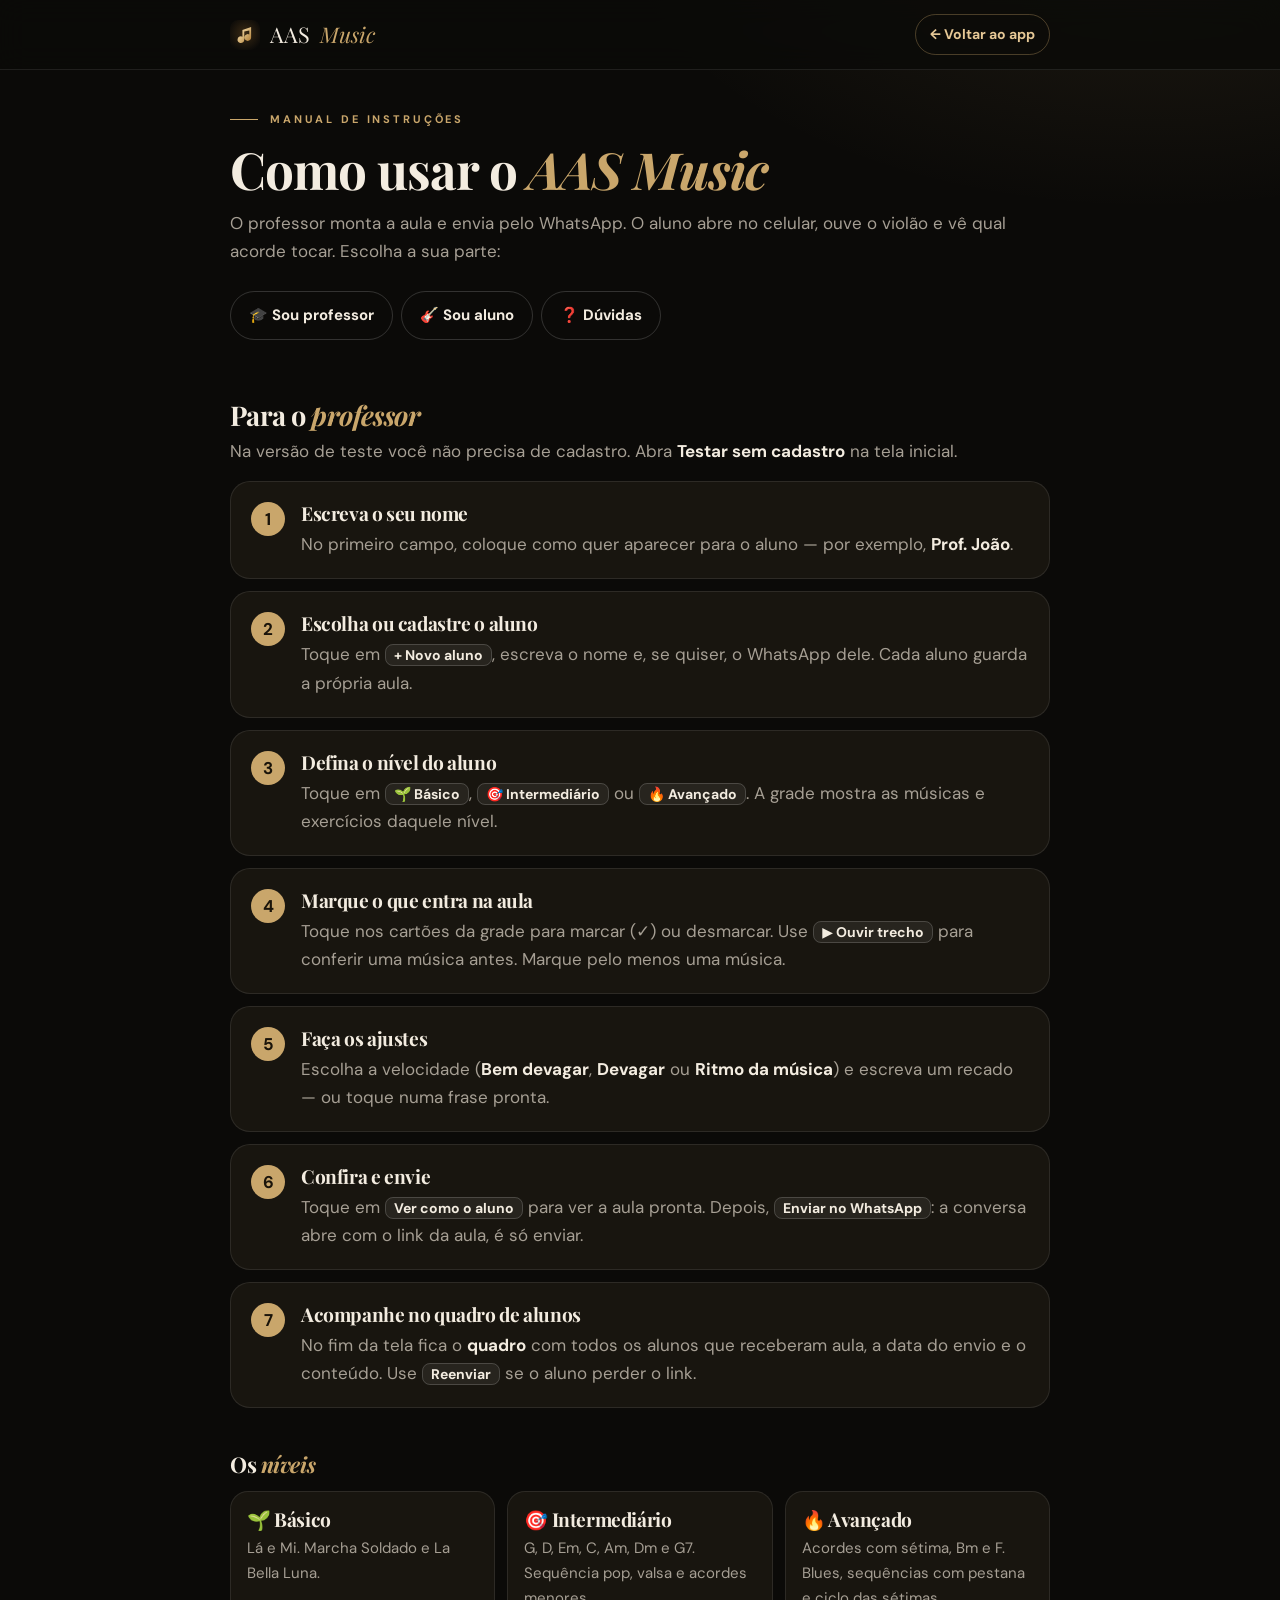
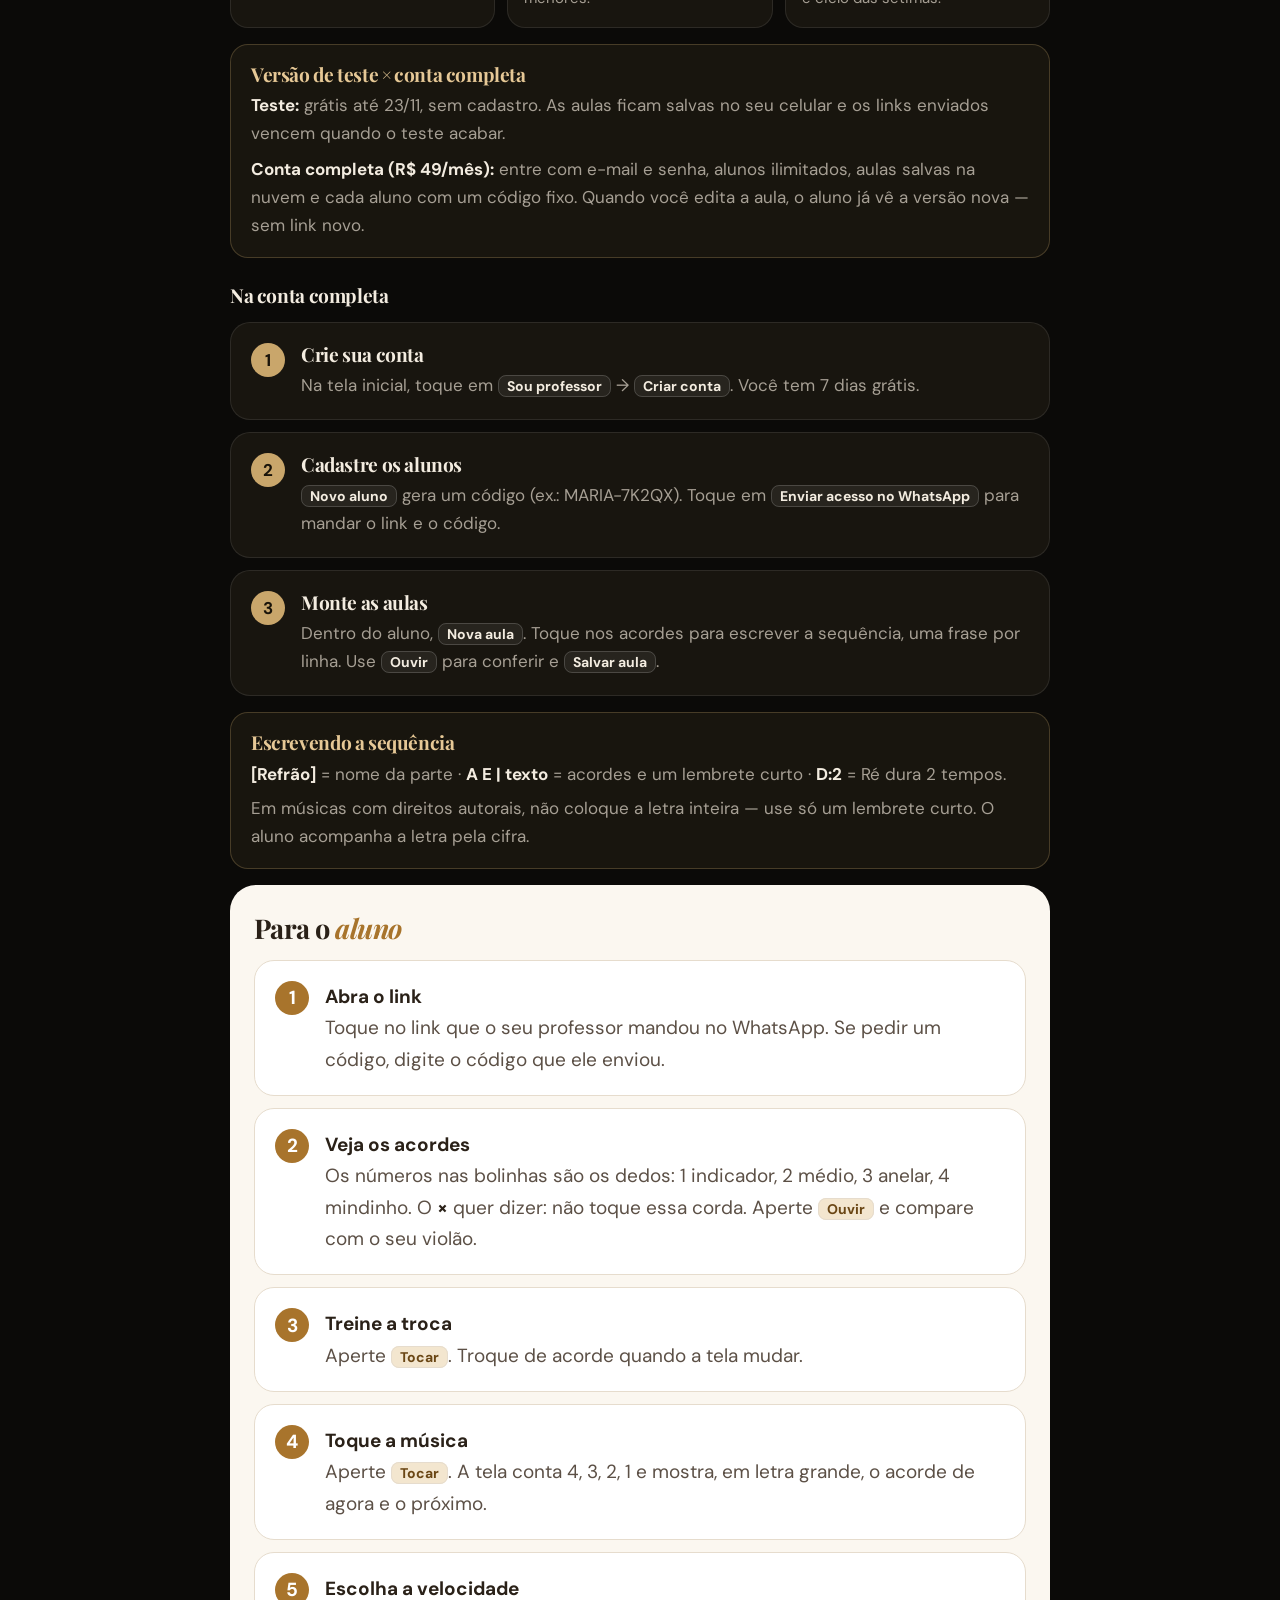
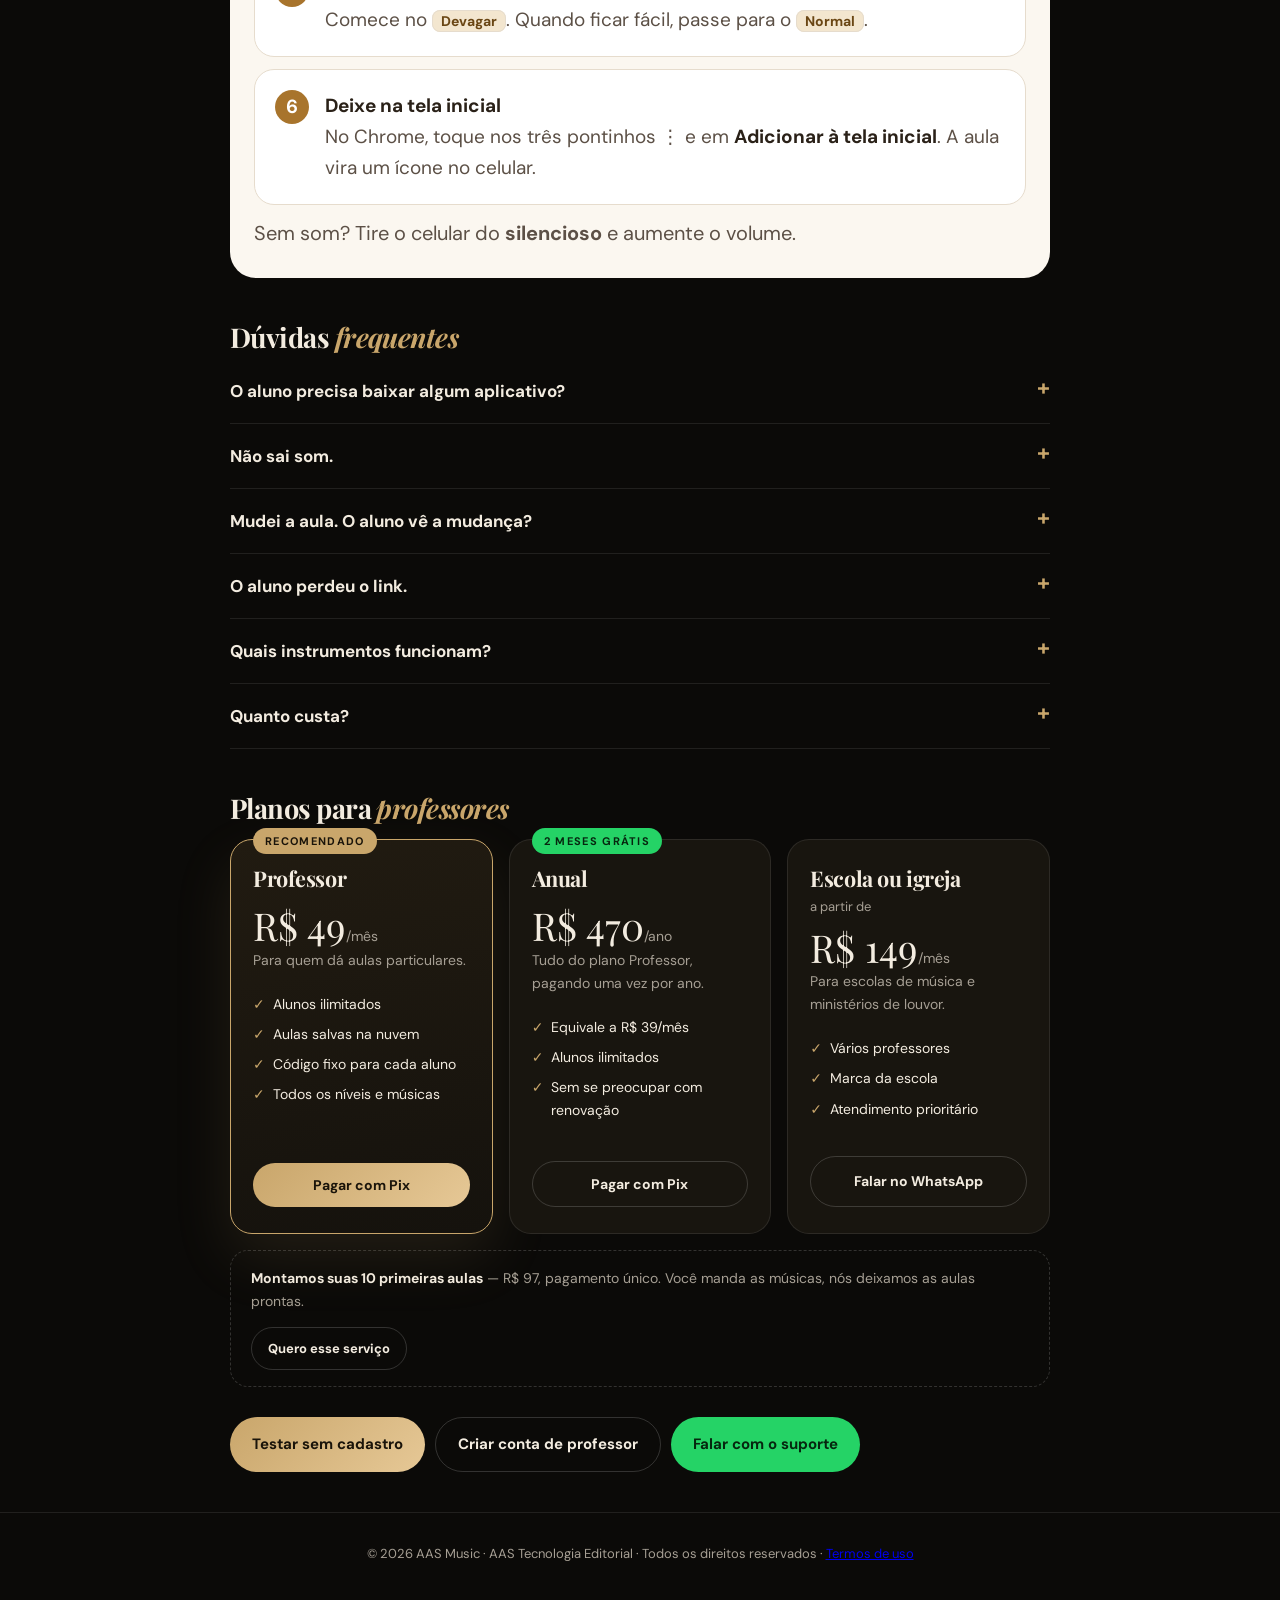
<file: music/manual.html>
<!DOCTYPE html>
<!--
  AAS Music — © 2026 Alisson · AAS Tecnologia Editorial. Todos os direitos reservados.
  Software proprietário, protegido pela Lei 9.609/1998 (Lei do Software) e pela Lei 9.610/1998 (Direitos Autorais).
  É proibido copiar, modificar, redistribuir, revender, sublicenciar ou criar sistemas derivados deste código,
  no todo ou em parte, sem autorização por escrito do autor. Uso permitido somente a clientes licenciados.
  Autoria registrada no histórico de versões de github.com/Alisson0408/aas-site (desde 17/11/2026).
  ID de autoria: AAS-AASM-2026-F03625E8
-->
<html lang="pt-BR">
<head>
<meta charset="utf-8"><meta name="referrer" content="strict-origin-when-cross-origin"><meta http-equiv="Content-Security-Policy" content="upgrade-insecure-requests; object-src 'none'; base-uri 'self'">
<meta name="viewport" content="width=device-width,initial-scale=1">
<meta name="author" content="Alisson · AAS Tecnologia Editorial">
<meta name="copyright" content="© 2026 AAS Tecnologia Editorial. Todos os direitos reservados. AAS Music é software proprietário.">
<title>Como usar · AAS Music</title>
<meta name="description" content="Manual do AAS Music: como o professor monta e envia as aulas e como o aluno estuda pelo celular.">
<meta name="theme-color" content="#0b0a08">
<link rel="icon" href="icon-mask.svg" type="image/svg+xml">
<link rel="preconnect" href="https://fonts.googleapis.com">
<link rel="preconnect" href="https://fonts.gstatic.com" crossorigin>
<link href="https://fonts.googleapis.com/css2?family=Playfair+Display:ital,wght@0,600;0,700;1,600&family=DM+Sans:wght@400;500;700&display=swap" rel="stylesheet">
<style>
:root{--bg:#0b0a08;--panel:#18150f;--line:#ffffff17;--gold:#c9a66b;--gold2:#e6c896;--cream:#f3ece0;--muted:#a69f94;--wa:#25d366;
--serif:'Playfair Display',Georgia,serif;--sans:'DM Sans',system-ui,sans-serif}
*{box-sizing:border-box;margin:0;padding:0}
html{scroll-behavior:smooth}
body{background:radial-gradient(900px 500px at 90% -10%,#c9a66b1c,transparent 60%),var(--bg);background-attachment:fixed;color:var(--cream);font-family:var(--sans);font-size:17px;line-height:1.65;-webkit-font-smoothing:antialiased}
.wrap{width:min(820px,92%);margin:auto}
header{position:sticky;top:0;z-index:20;background:#0b0a08cc;backdrop-filter:blur(14px);-webkit-backdrop-filter:blur(14px);border-bottom:1px solid var(--line)}
header .wrap{display:flex;align-items:center;justify-content:space-between;gap:12px;padding:14px 0}
.logo{font-family:var(--serif);font-size:1.35rem;display:flex;align-items:center;gap:10px;color:var(--cream);text-decoration:none}
.logo em{color:var(--gold)}.logo img{width:30px;height:30px;border-radius:8px}
.back{color:var(--gold2);font-weight:700;font-size:14px;text-decoration:none;border:1px solid #c9a66b55;border-radius:999px;padding:8px 14px;white-space:nowrap}
h1,h2,h3{font-family:var(--serif);letter-spacing:-.02em;line-height:1.15}
h1{font-size:clamp(2.1rem,6vw,3.2rem)}
h1 em,h2 em{color:var(--gold);font-style:italic}
h2{font-size:1.7rem;margin:44px 0 6px}
h3{font-size:1.2rem;margin-bottom:6px}
.eyebrow{display:flex;align-items:center;gap:12px;font-size:11px;text-transform:uppercase;letter-spacing:.26em;color:var(--gold);font-weight:700;margin-bottom:12px}
.eyebrow::before{content:"";width:28px;height:1px;background:var(--gold)}
.muted{color:var(--muted)}
.hero{padding:40px 0 10px}
.tabs{display:flex;gap:8px;margin:26px 0 6px;flex-wrap:wrap}
.tabs a{padding:11px 18px;border-radius:999px;border:1px solid #ffffff2a;color:var(--cream);text-decoration:none;font-weight:700;font-size:15px}
.tabs a:hover{border-color:var(--gold)}
.steps{list-style:none;counter-reset:s;margin-top:16px}
.steps li{counter-increment:s;position:relative;background:var(--panel);border:1px solid var(--line);border-radius:20px;padding:20px 20px 20px 70px;margin:12px 0}
.steps li::before{content:counter(s);position:absolute;left:20px;top:20px;width:34px;height:34px;border-radius:50%;background:var(--gold);color:#1a140a;font-weight:700;display:grid;place-items:center}
.steps li p{color:var(--muted)}
.steps b,.box b,details b{color:var(--cream)}
.box{background:#c9a66b12;border:1px solid #c9a66b45;border-radius:18px;padding:18px 20px;margin:16px 0;color:var(--muted)}
.box h3{color:var(--gold2)}
kbd{font-family:var(--sans);font-size:14px;font-weight:700;background:#ffffff10;border:1px solid #ffffff2a;border-radius:8px;padding:1px 8px;color:var(--cream);white-space:nowrap}
.lv{display:grid;grid-template-columns:repeat(3,1fr);gap:12px;margin-top:14px}
.lv>div{background:var(--panel);border:1px solid var(--line);border-radius:18px;padding:16px;font-size:15px;color:var(--muted);min-width:0}
.lv h3{color:var(--cream)}
.aluno{background:#fbf7f0;color:#2a2118;border-radius:26px;padding:28px 24px;margin-top:16px;font-size:20px}
.aluno h2{margin-top:0;color:#2a2118}.aluno h2 em{color:#a8742c}
.aluno .steps li{background:#fff;border-color:#e6dccd;font-size:19px}
.aluno .steps li::before{background:#a8742c;color:#fff}
.aluno .steps li p{color:#5c5046}
.aluno .steps b{color:#2a2118}
.aluno kbd{background:#f3e6cf;border-color:#e6dccd;color:#6a4614}
details{border-bottom:1px solid var(--line);padding:18px 0}
summary{cursor:pointer;font-weight:700;list-style:none;display:flex;justify-content:space-between;gap:12px}
summary::-webkit-details-marker{display:none}
summary::after{content:"+";color:var(--gold);font-size:1.4rem;line-height:1}
details[open] summary::after{content:"–"}
details p{color:var(--muted);margin-top:8px}
.cta{display:flex;gap:10px;flex-wrap:wrap;margin:30px 0}
.btn{display:inline-flex;align-items:center;justify-content:center;padding:14px 22px;border-radius:999px;font-weight:700;font-size:15px;text-decoration:none}
.btn-gold{background:linear-gradient(135deg,var(--gold),var(--gold2));color:#1a140a}
.btn-wa{background:var(--wa);color:#06260f}
.btn-ghost{border:1px solid #ffffff2a;color:var(--cream)}
footer{border-top:1px solid var(--line);padding:30px 0 40px;color:var(--muted);font-size:13px;margin-top:40px;text-align:center}
@media(max-width:640px){.lv{grid-template-columns:1fr}.steps li{padding:18px 16px 18px 62px}.steps li::before{left:16px}.aluno{padding:22px 16px}}
</style>
</head>
<body>
<header><div class="wrap">
  <a class="logo" href="./"><img src="icon-mask.svg" alt="">AAS <em>Music</em></a>
  <a class="back" id="back" href="./">← Voltar ao app</a>
</div></header>

<main class="wrap">
  <div class="hero">
    <div class="eyebrow">Manual de instruções</div>
    <h1>Como usar o <em>AAS Music</em></h1>
    <p class="muted" style="margin-top:10px">O professor monta a aula e envia pelo WhatsApp. O aluno abre no celular, ouve o violão e vê qual acorde tocar. Escolha a sua parte:</p>
    <nav class="tabs"><a href="#professor">🎓 Sou professor</a><a href="#aluno">🎸 Sou aluno</a><a href="#duvidas">❓ Dúvidas</a></nav>
  </div>

  <!-- PROFESSOR -->
  <section id="professor">
    <h2>Para o <em>professor</em></h2>
    <p class="muted">Na versão de teste você não precisa de cadastro. Abra <b style="color:var(--cream)">Testar sem cadastro</b> na tela inicial.</p>
    <ol class="steps">
      <li><h3>Escreva o seu nome</h3><p>No primeiro campo, coloque como quer aparecer para o aluno — por exemplo, <b>Prof. João</b>.</p></li>
      <li><h3>Escolha ou cadastre o aluno</h3><p>Toque em <kbd>+ Novo aluno</kbd>, escreva o nome e, se quiser, o WhatsApp dele. Cada aluno guarda a própria aula.</p></li>
      <li><h3>Defina o nível do aluno</h3><p>Toque em <kbd>🌱 Básico</kbd>, <kbd>🎯 Intermediário</kbd> ou <kbd>🔥 Avançado</kbd>. A grade mostra as músicas e exercícios daquele nível.</p></li>
      <li><h3>Marque o que entra na aula</h3><p>Toque nos cartões da grade para marcar (✓) ou desmarcar. Use <kbd>▶ Ouvir trecho</kbd> para conferir uma música antes. Marque pelo menos uma música.</p></li>
      <li><h3>Faça os ajustes</h3><p>Escolha a velocidade (<b>Bem devagar</b>, <b>Devagar</b> ou <b>Ritmo da música</b>) e escreva um recado — ou toque numa frase pronta.</p></li>
      <li><h3>Confira e envie</h3><p>Toque em <kbd>Ver como o aluno</kbd> para ver a aula pronta. Depois, <kbd>Enviar no WhatsApp</kbd>: a conversa abre com o link da aula, é só enviar.</p></li>
      <li><h3>Acompanhe no quadro de alunos</h3><p>No fim da tela fica o <b>quadro</b> com todos os alunos que receberam aula, a data do envio e o conteúdo. Use <kbd>Reenviar</kbd> se o aluno perder o link.</p></li>
    </ol>

    <h2 style="font-size:1.35rem">Os <em>níveis</em></h2>
    <div class="lv">
      <div><h3>🌱 Básico</h3>Lá e Mi. Marcha Soldado e La Bella Luna.</div>
      <div><h3>🎯 Intermediário</h3>G, D, Em, C, Am, Dm e G7. Sequência pop, valsa e acordes menores.</div>
      <div><h3>🔥 Avançado</h3>Acordes com sétima, Bm e F. Blues, sequências com pestana e ciclo das sétimas.</div>
    </div>

    <div class="box"><h3>Versão de teste × conta completa</h3>
      <p><b>Teste:</b> grátis até 23/11, sem cadastro. As aulas ficam salvas no seu celular e os links enviados vencem quando o teste acabar.</p>
      <p style="margin-top:8px"><b>Conta completa (R$ 49/mês):</b> entre com e-mail e senha, alunos ilimitados, aulas salvas na nuvem e cada aluno com um código fixo. Quando você edita a aula, o aluno já vê a versão nova — sem link novo.</p>
    </div>

    <h3 style="margin-top:26px">Na conta completa</h3>
    <ol class="steps">
      <li><h3>Crie sua conta</h3><p>Na tela inicial, toque em <kbd>Sou professor</kbd> → <kbd>Criar conta</kbd>. Você tem 7 dias grátis.</p></li>
      <li><h3>Cadastre os alunos</h3><p><kbd>Novo aluno</kbd> gera um código (ex.: MARIA-7K2QX). Toque em <kbd>Enviar acesso no WhatsApp</kbd> para mandar o link e o código.</p></li>
      <li><h3>Monte as aulas</h3><p>Dentro do aluno, <kbd>Nova aula</kbd>. Toque nos acordes para escrever a sequência, uma frase por linha. Use <kbd>Ouvir</kbd> para conferir e <kbd>Salvar aula</kbd>.</p></li>
    </ol>
    <div class="box"><h3>Escrevendo a sequência</h3>
      <p><b>[Refrão]</b> = nome da parte · <b>A E | texto</b> = acordes e um lembrete curto · <b>D:2</b> = Ré dura 2 tempos.</p>
      <p style="margin-top:6px">Em músicas com direitos autorais, não coloque a letra inteira — use só um lembrete curto. O aluno acompanha a letra pela cifra.</p>
    </div>
  </section>

  <!-- ALUNO -->
  <section id="aluno">
    <div class="aluno">
      <h2>Para o <em>aluno</em></h2>
      <ol class="steps">
        <li><b>Abra o link</b><p>Toque no link que o seu professor mandou no WhatsApp. Se pedir um código, digite o código que ele enviou.</p></li>
        <li><b>Veja os acordes</b><p>Os números nas bolinhas são os dedos: 1 indicador, 2 médio, 3 anelar, 4 mindinho. O <b>×</b> quer dizer: não toque essa corda. Aperte <kbd>Ouvir</kbd> e compare com o seu violão.</p></li>
        <li><b>Treine a troca</b><p>Aperte <kbd>Tocar</kbd>. Troque de acorde quando a tela mudar.</p></li>
        <li><b>Toque a música</b><p>Aperte <kbd>Tocar</kbd>. A tela conta 4, 3, 2, 1 e mostra, em letra grande, o acorde de agora e o próximo.</p></li>
        <li><b>Escolha a velocidade</b><p>Comece no <kbd>Devagar</kbd>. Quando ficar fácil, passe para o <kbd>Normal</kbd>.</p></li>
        <li><b>Deixe na tela inicial</b><p>No Chrome, toque nos três pontinhos ⋮ e em <b>Adicionar à tela inicial</b>. A aula vira um ícone no celular.</p></li>
      </ol>
      <p style="color:#5c5046;margin-top:10px">Sem som? Tire o celular do <b>silencioso</b> e aumente o volume.</p>
    </div>
  </section>

  <!-- DÚVIDAS -->
  <section id="duvidas">
    <h2>Dúvidas <em>frequentes</em></h2>
    <details><summary>O aluno precisa baixar algum aplicativo?</summary><p>Não. É um link que abre no navegador do celular. Se quiser, ele pode adicionar à tela inicial para virar um ícone.</p></details>
    <details><summary>Não sai som.</summary><p>Tire o celular do modo silencioso e aumente o volume de mídia. O som só começa depois de tocar em um botão — é uma regra do navegador.</p></details>
    <details><summary>Mudei a aula. O aluno vê a mudança?</summary><p>Na <b>conta completa</b>, sim, na hora. Na <b>versão de teste</b>, envie de novo pelo botão <b>Reenviar</b> do quadro de alunos.</p></details>
    <details><summary>O aluno perdeu o link.</summary><p>No teste, use <b>Reenviar</b> no quadro de alunos. Na conta completa, mande de novo o acesso pelo botão do WhatsApp — o código do aluno não muda.</p></details>
    <details><summary>Quais instrumentos funcionam?</summary><p>Hoje, violão (acordes e batida). Outros instrumentos estão nos planos.</p></details>
    <details><summary>Quanto custa?</summary><p>Teste grátis. Depois, R$ 49 por mês para o professor, com alunos ilimitados. O aluno não paga nada.</p></details>
  </section>

  <section id="planos"><h2>Planos para <em>professores</em></h2><div data-planos style="margin-top:14px"></div></section>
  <div class="cta">
    <a class="btn btn-gold" href="demo.html">Testar sem cadastro</a>
    <a class="btn btn-ghost" href="./#entrar">Criar conta de professor</a>
    <a class="btn btn-wa" href="https://wa.me/5519989522187?text=Ol%C3%A1!%20Tenho%20uma%20d%C3%BAvida%20sobre%20o%20AAS%20Music." target="_blank" rel="noopener noreferrer">Falar com o suporte</a>
  </div>
</main>
<footer>© 2026 AAS Music · AAS Tecnologia Editorial · Todos os direitos reservados · <a href="termos.html">Termos de uso</a></footer>
<script src="config.js"></script>
<script src="planos.js"></script>
<script>
try{var p=localStorage.getItem('aasmusic.painel');var r=document.referrer;
  if(r&&r.indexOf(location.host)>=0&&r.indexOf('manual.html')<0){document.getElementById('back').href=r;}
  else if(p){document.getElementById('back').href=p;}}catch(e){}
</script>
<script>window.__AAS_AUTORIA=Object.freeze({sistema:'AAS Music',titular:'Alisson · AAS Tecnologia Editorial',id:'AAS-AASM-2026-F03625E8',ano:2026});try{console.log('%cAAS Music © 2026 AAS Tecnologia Editorial','font-weight:700;font-size:14px');console.log('Software proprietário (Lei 9.609/98). Cópia ou reprodução do código é proibida. ID: AAS-AASM-2026-F03625E8')}catch(e){}</script>
</body>
</html>
</file>
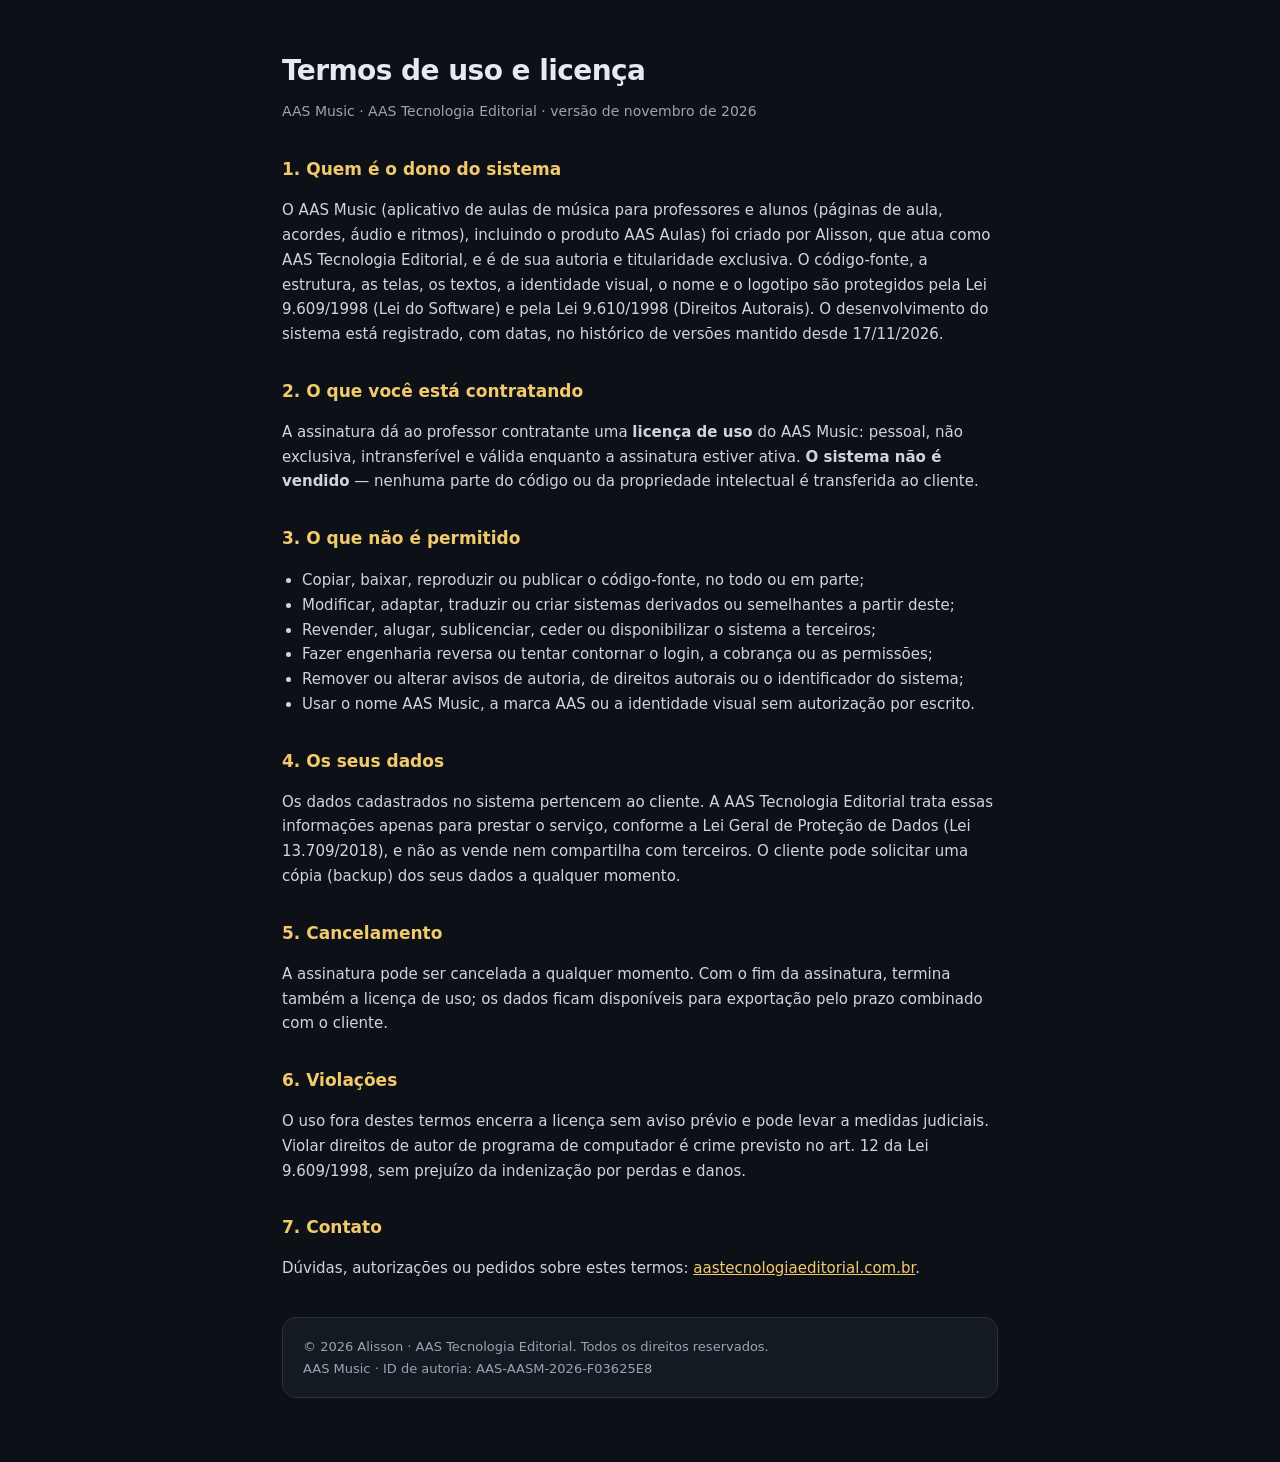
<file: music/termos.html>
<!DOCTYPE html>
<html lang="pt-BR"><head><meta charset="utf-8"><meta name="referrer" content="strict-origin-when-cross-origin"><meta http-equiv="Content-Security-Policy" content="upgrade-insecure-requests; object-src 'none'; base-uri 'self'"><meta name="viewport" content="width=device-width, initial-scale=1">
<meta name="author" content="Alisson · AAS Tecnologia Editorial"><meta name="robots" content="noindex">
<title>Termos de uso e licença · AAS Music</title><style>*{box-sizing:border-box}body{margin:0;font-family:Inter,system-ui,-apple-system,Segoe UI,Roboto,sans-serif;background:#0d1117;color:#e6e9ef;line-height:1.65}
.w{max-width:760px;margin:0 auto;padding:48px 22px 64px}h1{font-size:28px;margin:0 0 6px;letter-spacing:-.02em}.sub{color:#9aa4b2;margin:0 0 32px;font-size:14px}
h2{font-size:17px;margin:30px 0 8px;color:#f2c96b}p,li{font-size:15px;color:#cfd5de}ul{padding-left:20px}a{color:#f2c96b}
.box{border:1px solid #2a313c;border-radius:14px;padding:18px 20px;background:#141a22;margin-top:36px;font-size:13px;color:#9aa4b2}</style></head>
<body><div class="w">
<h1>Termos de uso e licença</h1>
<p class="sub">AAS Music · AAS Tecnologia Editorial · versão de novembro de 2026</p>

<h2>1. Quem é o dono do sistema</h2>
<p>O AAS Music (aplicativo de aulas de música para professores e alunos (páginas de aula, acordes, áudio e ritmos), incluindo o produto AAS Aulas) foi criado por Alisson, que atua como AAS Tecnologia Editorial, e é de sua autoria e titularidade exclusiva. O código-fonte, a estrutura, as telas, os textos, a identidade visual, o nome e o logotipo são protegidos pela Lei 9.609/1998 (Lei do Software) e pela Lei 9.610/1998 (Direitos Autorais). O desenvolvimento do sistema está registrado, com datas, no histórico de versões mantido desde 17/11/2026.</p>

<h2>2. O que você está contratando</h2>
<p>A assinatura dá ao professor contratante uma <b>licença de uso</b> do AAS Music: pessoal, não exclusiva, intransferível e válida enquanto a assinatura estiver ativa. <b>O sistema não é vendido</b> — nenhuma parte do código ou da propriedade intelectual é transferida ao cliente.</p>

<h2>3. O que não é permitido</h2>
<ul>
<li>Copiar, baixar, reproduzir ou publicar o código-fonte, no todo ou em parte;</li>
<li>Modificar, adaptar, traduzir ou criar sistemas derivados ou semelhantes a partir deste;</li>
<li>Revender, alugar, sublicenciar, ceder ou disponibilizar o sistema a terceiros;</li>
<li>Fazer engenharia reversa ou tentar contornar o login, a cobrança ou as permissões;</li>
<li>Remover ou alterar avisos de autoria, de direitos autorais ou o identificador do sistema;</li>
<li>Usar o nome AAS Music, a marca AAS ou a identidade visual sem autorização por escrito.</li>
</ul>

<h2>4. Os seus dados</h2>
<p>Os dados cadastrados no sistema pertencem ao cliente. A AAS Tecnologia Editorial trata essas informações apenas para prestar o serviço, conforme a Lei Geral de Proteção de Dados (Lei 13.709/2018), e não as vende nem compartilha com terceiros. O cliente pode solicitar uma cópia (backup) dos seus dados a qualquer momento.</p>

<h2>5. Cancelamento</h2>
<p>A assinatura pode ser cancelada a qualquer momento. Com o fim da assinatura, termina também a licença de uso; os dados ficam disponíveis para exportação pelo prazo combinado com o cliente.</p>

<h2>6. Violações</h2>
<p>O uso fora destes termos encerra a licença sem aviso prévio e pode levar a medidas judiciais. Violar direitos de autor de programa de computador é crime previsto no art. 12 da Lei 9.609/1998, sem prejuízo da indenização por perdas e danos.</p>

<h2>7. Contato</h2>
<p>Dúvidas, autorizações ou pedidos sobre estes termos: <a href="https://aastecnologiaeditorial.com.br/">aastecnologiaeditorial.com.br</a>.</p>

<div class="box">© 2026 Alisson · AAS Tecnologia Editorial. Todos os direitos reservados.<br>AAS Music · ID de autoria: AAS-AASM-2026-F03625E8</div>
</div></body></html>
</file>
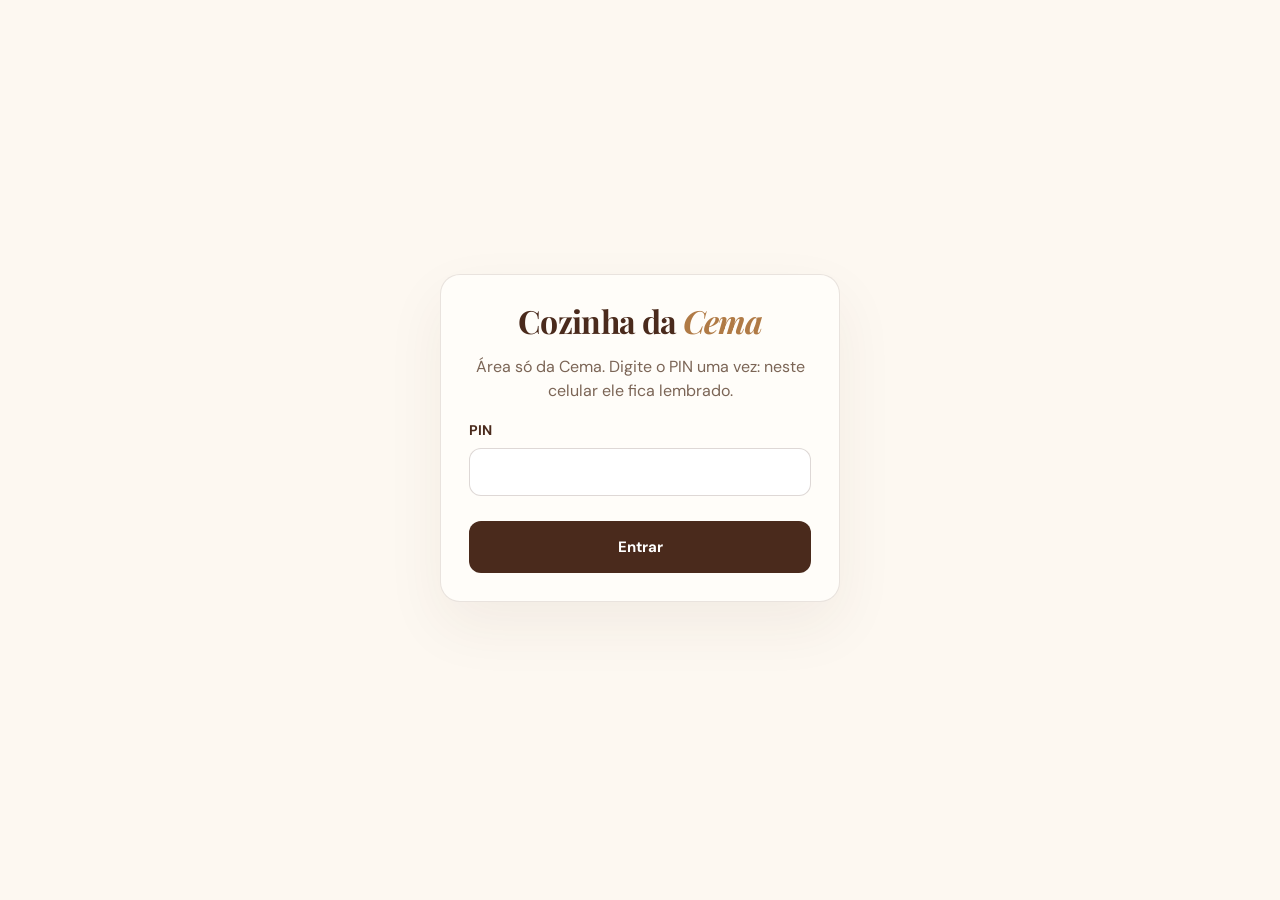
<file: pudim/cozinha.html>
<!DOCTYPE html>
<html lang="pt-BR">
<head>
<meta charset="utf-8"><meta name="referrer" content="strict-origin-when-cross-origin"><meta http-equiv="Content-Security-Policy" content="upgrade-insecure-requests; object-src 'none'; base-uri 'self'">
<meta name="viewport" content="width=device-width, initial-scale=1">
<meta name="robots" content="noindex, nofollow">
<title>Cozinha do Pudim da Cema — Ficha Técnica</title>
<meta name="theme-color" content="#4a2a1c">
<link rel="preconnect" href="https://fonts.googleapis.com">
<link rel="preconnect" href="https://fonts.gstatic.com" crossorigin>
<link href="https://fonts.googleapis.com/css2?family=Playfair+Display:ital,wght@0,600;0,700;1,600&family=DM+Sans:wght@400;500;700&display=swap" rel="stylesheet">
<style>
/*
VOICE: caderno de receitas da doceira, prático e claro
IDEA: ficha técnica de cozinha profissional presa na parede
PICTURE: o resultado do pedido em números grandes (receitas, gasto, lucro)
COLOUR and TYPE: creme + chocolate + caramelo; Playfair Display + DM Sans
LAYOUT: pedido em cima, ficha completa logo abaixo, preços dos insumos no fim
*/
:root{color-scheme:light;--bg:#fdf8f1;--bg2:#f6ecdf;--panel:#fffdf9;--choc:#4a2a1c;--caramel:#b07a45;--caramel2:#d9a066;--ink:#3a2418;--muted:#7b6556;--line:#4a2a1c1f;--wa:#25d366;--ok:#2f7d4f;--bad:#b4442a;--serif:'Playfair Display',Georgia,serif;--sans:'DM Sans',system-ui,sans-serif}
*{box-sizing:border-box;min-width:0}
body{margin:0;background:var(--bg);color:var(--ink);font:16px/1.55 var(--sans);overflow-x:clip}
.wrap{width:min(1100px,92%);margin:0 auto}
h1,h2,h3{font-family:var(--serif);color:var(--choc);letter-spacing:-.02em;line-height:1.1;margin:0}
h1{font-size:clamp(2rem,4.5vw,3.2rem)}
h1 em,h2 em{color:var(--caramel);font-style:italic}
h2{font-size:clamp(1.4rem,2.6vw,1.9rem);margin-bottom:16px}
.top{background:var(--choc);color:#f6ecdf;padding:22px 0}
.top .wrap{display:flex;justify-content:space-between;align-items:center;gap:16px;flex-wrap:wrap}
.top b{font-family:var(--serif);font-size:1.3rem;color:#fff}
.top a{color:#e6d2bb;font-size:14px}
.intro{padding:40px 0 10px}
.intro p{color:var(--muted);max-width:680px;margin:12px 0 0}
.box{background:var(--panel);border:1px solid var(--line);border-radius:20px;padding:28px;box-shadow:0 24px 60px #4a2a1c10;margin-bottom:24px}
.grid{display:grid;grid-template-columns:repeat(2,minmax(0,1fr));gap:24px}
.grid3{display:grid;grid-template-columns:repeat(3,minmax(0,1fr));gap:16px}
label{display:block;font-size:14px;font-weight:700;color:var(--choc);margin-bottom:6px}
input,textarea{width:100%;font:16px var(--sans);color:var(--ink);background:#fff;border:1px solid #4a2a1c2e;border-radius:12px;padding:12px 14px;min-height:48px}
textarea{min-height:120px;resize:vertical}
input:focus-visible,textarea:focus-visible,button:focus-visible,a:focus-visible{outline:3px solid var(--caramel2);outline-offset:2px}
.hint{font-size:13px;color:var(--muted);margin:6px 0 0}
.found{font-size:14px;font-weight:700;margin:8px 0 0;min-height:1.2em}
.found.ok{color:var(--ok)}.found.no{color:var(--bad)}
.stepper{display:flex;align-items:center;border:1px solid #4a2a1c33;border-radius:999px;overflow:hidden;background:#fff;width:100%;max-width:200px}
.stepper button{flex:none;width:44px;height:48px;border:0;background:none;font:700 20px var(--sans);color:var(--choc);cursor:pointer}
.stepper input{flex:1;width:40px;border:0;text-align:center;font-weight:700;font-size:18px;min-height:48px;padding:0}
.kpis{display:grid;grid-template-columns:repeat(4,minmax(0,1fr));gap:14px;margin-bottom:24px}
.kpi{background:var(--choc);color:#f0dfca;border-radius:18px;padding:20px}
.kpi span{font-size:13px;display:block}
.kpi b{font-family:var(--serif);font-size:clamp(1.6rem,3vw,2.2rem);color:#fff;display:block;white-space:nowrap;line-height:1.15;margin-top:4px}
.kpi small{font-size:12.5px;color:#e2cdb5}
.kpi.light{background:var(--bg2);color:var(--muted)}.kpi.light b{color:var(--choc)}.kpi.light small{color:var(--muted)}
table{width:100%;border-collapse:collapse;font-size:15px}
th,td{text-align:left;padding:11px 8px;border-bottom:1px solid var(--line);vertical-align:top}
th{font-size:13px;color:var(--muted);font-weight:700}
td.n,th.n{text-align:right;white-space:nowrap}
tr.sum td{font-weight:700;color:var(--choc);border-top:2px solid var(--choc);border-bottom:0}
ol{margin:0;padding-left:22px}
ol li{margin-bottom:10px}
.actions{display:flex;gap:12px;flex-wrap:wrap;margin-top:6px}
.btn{display:inline-flex;align-items:center;justify-content:center;gap:10px;padding:15px 22px;border-radius:12px;font:700 15px var(--sans);text-decoration:none;border:1px solid transparent;cursor:pointer;min-height:48px}
.btn-wa{background:var(--wa);color:#063b1c}
.btn-ghost{background:#fff;border-color:#4a2a1c40;color:var(--choc)}
.btn-choc{background:var(--choc);color:#fff}
.prices{display:grid;grid-template-columns:repeat(3,minmax(0,1fr));gap:14px}
.tag{display:inline-block;font-size:11.5px;background:#b07a4522;color:#8a5a2b;border-radius:999px;padding:2px 9px;margin-left:6px;font-weight:700;vertical-align:middle}
.gate{min-height:100svh;display:grid;place-items:center;padding:24px}
.gate .box{max-width:400px;width:100%;text-align:center}
.gate p{color:var(--muted)}
.hidden{display:none!important}
footer{padding:30px 0 50px;color:var(--muted);font-size:13px}
@media(max-width:860px){.grid,.prices{grid-template-columns:1fr}.kpis{grid-template-columns:repeat(2,minmax(0,1fr))}.grid3{grid-template-columns:1fr 1fr}}
@media(max-width:520px){.box{padding:20px}.kpis{grid-template-columns:1fr 1fr;gap:10px}.kpi{padding:14px}.actions .btn{width:100%}table{font-size:14px}.grid3{grid-template-columns:1fr}}
</style>
</head>
<body>

<div class="gate" id="gate">
  <form class="box" id="gform">
    <h1 style="font-size:2rem">Cozinha da <em>Cema</em></h1>
    <p>Área só da Cema. Digite o PIN uma vez: neste celular ele fica lembrado.</p>
    <label for="pin" style="text-align:left">PIN</label>
    <input id="pin" inputmode="numeric" autocomplete="off" maxlength="8">
    <p class="found no" id="pinerr"></p>
    <button class="btn btn-choc" style="width:100%">Entrar</button>
  </form>
</div>

<div id="app" class="hidden">
<div class="top"><div class="wrap"><b>Cozinha da Cema</b><a href="index.html">← Ver o site dos clientes</a></div></div>

<div class="wrap">
  <div class="intro">
    <h1>Ficha técnica <em>do pedido</em></h1>
    <p>Toque no link que vem no fim de cada pedido do WhatsApp e a ficha abre pronta: receita exata, ingredientes, quanto você vai gastar e o seu lucro. O cliente nunca vê nada disso.</p>
    <p class="found ok" id="viaLink" style="font-size:16px"></p>
  </div>

  <div class="box">
    <div class="grid">
      <div>
        <label for="msg">Mensagem do cliente</label>
        <textarea id="msg" placeholder="Se preferir, cole aqui a mensagem do cliente (ela tem: Pedido nº PUD-M8-G1)"></textarea>
        <p class="found" id="found"></p>
      </div>
      <div>
        <div class="grid3" style="grid-template-columns:1fr 1fr">
          <div><label for="p">Minis 80 ml</label><div class="stepper"><button type="button" data-s="p" data-n="-1" aria-label="Menos mini 80">−</button><input id="p" type="number" min="0" value="0"><button type="button" data-s="p" data-n="1" aria-label="Mais mini 80">+</button></div></div>
          <div><label for="m">Minis 120 ml</label><div class="stepper"><button type="button" data-s="m" data-n="-1" aria-label="Menos mini">−</button><input id="m" type="number" min="0" value="0"><button type="button" data-s="m" data-n="1" aria-label="Mais mini">+</button></div></div>
          <div><label for="g">Pudins 500 g</label><div class="stepper"><button type="button" data-s="g" data-n="-1" aria-label="Menos 500 g">−</button><input id="g" type="number" min="0" value="0"><button type="button" data-s="g" data-n="1" aria-label="Mais 500 g">+</button></div></div>
          <div><label for="c">Pudins no copo</label><div class="stepper"><button type="button" data-s="c" data-n="-1" aria-label="Menos copo">−</button><input id="c" type="number" min="0" value="0"><button type="button" data-s="c" data-n="1" aria-label="Mais copo">+</button></div></div>
        </div>
        <p class="hint">Ou digite as quantidades direto aqui.</p>
        <div class="grid3" style="grid-template-columns:1fr 1fr;margin-top:14px">
          <div><label for="pp">Preço do mini 80 ml (R$)</label><input id="pp" type="number" step="0.5" min="0"></div>
          <div><label for="pm">Preço do mini 120 ml (R$)</label><input id="pm" type="number" step="0.5" min="0"></div>
          <div><label for="pg">Preço do 500 g (R$)</label><input id="pg" type="number" step="0.5" min="0"></div>
          <div><label for="pc">Preço do copo (R$)</label><input id="pc" type="number" step="0.5" min="0"></div>
        </div>
      </div>
    </div>
  </div>

  <div class="kpis" aria-live="polite">
    <div class="kpi"><span>Receitas para fazer</span><b id="kRec">1</b><small id="kRecS"></small></div>
    <div class="kpi"><span>Gasto total</span><b id="kGasto">R$ 0</b><small>ingredientes + embalagens + gás</small></div>
    <div class="kpi light"><span>Você recebe</span><b id="kVenda">R$ 0</b><small>valor do pedido</small></div>
    <div class="kpi light"><span>Lucro estimado</span><b id="kLucro">R$ 0</b><small id="kMargem"></small></div>
  </div>

  <div class="grid">
    <div class="box">
      <h2>Ingredientes <em>exatos</em></h2>
      <table><thead><tr><th>Ingrediente</th><th class="n">Quantidade</th></tr></thead><tbody id="tIng"></tbody></table>
      <p class="hint" id="baseHint"></p>
    </div>
    <div class="box">
      <h2>Lista de <em>compras</em></h2>
      <table><thead><tr><th>Comprar</th><th class="n">Qtd.</th><th class="n">Pagar</th></tr></thead><tbody id="tCompra"></tbody></table>
      <p class="hint">Embalagens fechadas. O que sobrar fica para os próximos pedidos.</p>
    </div>
  </div>

  <div class="box">
    <h2>Custos <em>detalhados</em></h2>
    <table><thead><tr><th>Item</th><th class="n">Usado</th><th class="n">Custo</th></tr></thead><tbody id="tCusto"></tbody></table>
    <p class="hint" id="unitHint"></p>
  </div>

  <div class="box">
    <h2>Modo de <em>preparo</em></h2>
    <ol id="preparo"></ol>
    <p class="hint">Tempos de forno são referência: cada forno é diferente. O pudim está pronto quando o centro balança só um pouco.</p>
  </div>

  <div class="box">
    <h2>Enviar a ficha <em>para mim</em></h2>
    <p class="hint" style="margin:0 0 14px">Manda a ficha completa para o seu WhatsApp, para consultar na cozinha.</p>
    <div class="actions">
      <a class="btn btn-wa" id="sendMe" href="#" target="_blank" rel="noopener noreferrer">Enviar ficha no meu WhatsApp</a>
      <button class="btn btn-ghost" id="copy" type="button">Copiar ficha</button>
    </div>
    <p class="found ok" id="copied"></p>
  </div>

  <div class="box">
    <h2>Preços dos <em>insumos</em></h2>
    <p class="hint" style="margin:0 0 16px">Atualize quando os preços mudarem. Fica salvo neste celular.</p>
    <div class="prices" id="prices"></div>
    <div class="actions" style="margin-top:16px"><button class="btn btn-ghost" id="reset" type="button">Voltar aos preços padrão</button></div>
  </div>
</div>
<footer><div class="wrap">Cozinha da Cema · ficha técnica interna · Pudim da Cema · site por AAS Tecnologia Editorial</div></footer>
</div>

<script>
{
  /* ===== CONFIGURAÇÃO ===== */
  const PIN = '7319';                 // trocar antes de publicar
  const WHATS_IRACEMA = '5534984143152'; // WhatsApp da Cema
  const VENDA = {p:6, m:8, g:35, c:13.5};    // mini e 500 g = preços do site; copo = valor combinado no WhatsApp (ajuste por pedido)
  // Receita base: rende 8 minis (120 ml) OU 2 pudins de 500 g. 1 pudim de 500 g = 4 minis.
  const RENDE_MINIS = 8, MINIS_POR_G = 4;
  const PADRAO = {
    lc:7.00,      // caixa de leite condensado (395 g)
    leite:5.00,   // caixa de leite 1 L
    ovo:1.25,     // por ovo
    ninho:13.00,  // pacote de leite em pó 500 g
    acucar:5.00,  // pacote de açúcar cristal 1 kg (estimado)
    baunilha:0.50,// por receita (estimado)
    gas:1.50,     // gás por fornada/receita (estimado)
    fMini80:1.20, // forma mini 80 ml com tampa, por unidade (estimado)
    fMini:1.45,   // forma mini 120 ml com tampa, por unidade (pacote c/10 ≈ R$ 14,50)
    fG:5.50,      // forma 500 ml com tampa, por unidade (pacote c/6 ≈ R$ 33)
    creme:3.50,   // creme de leite caixinha 200 g (estimado)
    copo:1.58,    // copo americano vazio, por unidade
    tampa:1.23,   // tampa do copo, por unidade
    etiqueta:2.00,// etiqueta personalizada, por copo
    fita:0.30     // fitinha, por copo (estimado)
  };
  // Pudim no copo: receita própria, rende 6 copos.
  const RENDE_COPOS = 6;
  const ROTULO = {lc:'Leite condensado (caixa)',leite:'Leite (caixa 1 L)',ovo:'Ovo (unidade)',ninho:'Leite em pó (500 g)',acucar:'Açúcar cristal (1 kg)',baunilha:'Baunilha (por receita)',gas:'Gás (por receita)',fMini80:'Forma mini 80 ml (unidade)',fMini:'Forma mini 120 ml (unidade)',fG:'Forma 500 g (unidade)',creme:'Creme de leite (200 g)',copo:'Copo de vidro americano (unidade)',tampa:'Tampa do copo (unidade)',etiqueta:'Etiqueta personalizada',fita:'Fitinha (por copo)'};
  const ESTIMADO = ['acucar','baunilha','gas','fMini80','fMini','fG','creme','fita'];
  /* ======================== */

  const $ = id => document.getElementById(id);
  const brl = v => v.toLocaleString('pt-BR',{style:'currency',currency:'BRL'});
  const num = (v,d=0) => v.toLocaleString('pt-BR',{maximumFractionDigits:d});
  let P = {...PADRAO};
  try{ Object.assign(P, JSON.parse(localStorage.getItem('pudim-precos')||'{}')); }catch(e){}

  // acesso
  const abrir = () => { $('gate').classList.add('hidden'); $('app').classList.remove('hidden'); };
  try{ if(localStorage.getItem('pudim-ok')==='1') abrir(); }catch(e){}
  $('gform').addEventListener('submit', e => {
    e.preventDefault();
    if($('pin').value.trim()===PIN){ try{localStorage.setItem('pudim-ok','1')}catch(e){} abrir(); }
    else $('pinerr').textContent = 'PIN incorreto.';
  });

  $('pp').value = VENDA.p; $('pm').value = VENDA.m; $('pg').value = VENDA.g; $('pc').value = VENDA.c;

  $('prices').innerHTML = Object.keys(PADRAO).map(k => `
    <div><label for="p_${k}">${ROTULO[k]}${ESTIMADO.includes(k)?'<span class="tag">estimado</span>':''}</label>
    <input id="p_${k}" data-p="${k}" type="number" step="0.05" min="0" value="${P[k]}"></div>`).join('');

  function calc(){
    const p80 = Math.max(0, Math.floor(+$('p').value||0));
    const m = Math.max(0, Math.floor(+$('m').value||0));
    const g = Math.max(0, Math.floor(+$('g').value||0));
    const c = Math.max(0, Math.floor(+$('c').value||0));
    const pl = (n,s,p) => n===1 ? s : p;
    // receita tradicional (mini e 500 g)
    const eq = p80*80/120 + m + g*MINIS_POR_G;
    const exato = eq / RENDE_MINIS;
    const rec = eq ? Math.ceil(exato) : 0;
    const sobra = Math.floor(rec*RENDE_MINIS - eq + 1e-9);
    // receita do copo
    const recC = c ? Math.ceil(c / RENDE_COPOS) : 0;
    const sobraC = recC*RENDE_COPOS - c;

    const ing = [];
    if(rec) ing.push(['Pudim tradicional', `${rec} receita${rec>1?'s':''}`, true],
      ['Leite condensado', `${rec} caixa${rec>1?'s':''} (${num(rec*395)} g)`],
      ['Leite', `${num(rec*600)} ml`],
      ['Ovos', `${rec*4} unidades`],
      ['Leite em pó Ninho', `${num(rec*40)} g`],
      ['Baunilha (opcional)', `${rec} colher${rec>1?'es':''} de chá`],
      ['Açúcar cristal (calda)', `${num(rec*300)} g`],
      ['Água (calda)', `${num(rec*200)} ml`],
      ...(p80 ? [['Formas mini 80 ml', `${p80} ${pl(p80,'unidade','unidades')}`]] : []),
      ...(m ? [['Formas mini 120 ml', `${m} ${pl(m,'unidade','unidades')}`]] : []),
      ...(g ? [['Formas 500 ml', `${g} ${pl(g,'unidade','unidades')}`]] : []));
    if(recC) ing.push(['Pudim no copo', `${recC} receita${recC>1?'s':''}`, true],
      ['Leite condensado', `${recC} caixa${recC>1?'s':''} (${num(recC*395)} g)`],
      ['Ovos', `${recC*3} unidades`],
      ['Creme de leite', `${num(recC*200)} g`],
      ['Leite integral', `${num(recC*200)} ml`],
      ['Pasta de baunilha (opcional)', `${recC} colher${recC>1?'es':''} de sobremesa`],
      ['Açúcar (calda)', `${recC*2} xícaras (≈ ${num(recC*360)} g)`],
      ['Água (calda)', `${recC} xícara${recC>1?'s':''} (${num(recC*240)} ml)`],
      ['Copos de vidro com tampa', `${c} ${pl(c,'unidade','unidades')}`],
      ['Etiquetas e fitinhas', `${c} de cada`]);

    const linhas = [ // [nome, usado, custo]
      ['Leite condensado', `${rec+recC} cx`, (rec+recC)*P.lc],
      ['Leite', `${num(rec*600+recC*200)} ml`, (rec*0.6+recC*0.2)*P.leite],
      ['Ovos', `${rec*4+recC*3} un`, (rec*4+recC*3)*P.ovo],
      ['Leite em pó', `${num(rec*40)} g`, rec*40/500*P.ninho],
      ['Creme de leite', `${num(recC*200)} g`, recC*P.creme],
      ['Açúcar', `${num(rec*300+recC*360)} g`, (rec*0.3+recC*0.36)*P.acucar],
      ['Baunilha', `${rec+recC} rec.`, (rec+recC)*P.baunilha],
      ['Gás', `${rec+recC} fornada${rec+recC>1?'s':''}`, (rec+recC)*P.gas],
      ['Formas mini 80 ml', `${p80} un`, p80*P.fMini80],
      ['Formas mini 120 ml', `${m} un`, m*P.fMini],
      ['Formas 500 g', `${g} un`, g*P.fG],
      ['Copos', `${c} un`, c*P.copo],
      ['Tampas dos copos', `${c} un`, c*P.tampa],
      ['Etiquetas personalizadas', `${c} un`, c*P.etiqueta],
      ['Fitinhas', `${c} un`, c*P.fita]
    ].filter(r => r[2] > 0);
    const gasto = linhas.reduce((a,r)=>a+r[2],0);

    const custoReceita = P.lc + 0.6*P.leite + 4*P.ovo + 40/500*P.ninho + 0.3*P.acucar + P.baunilha + P.gas;
    const custoReceitaC = P.lc + 0.2*P.leite + 3*P.ovo + P.creme + 0.36*P.acucar + P.baunilha + P.gas;
    const custoMini = custoReceita/RENDE_MINIS + P.fMini;
    const custoMini80 = custoReceita/RENDE_MINIS*80/120 + P.fMini80;
    const custoG = custoReceita/RENDE_MINIS*MINIS_POR_G + P.fG;
    const custoCopo = custoReceitaC/RENDE_COPOS + P.copo + P.tampa + P.etiqueta + P.fita;
    const vp = +$('pp').value||0, vm = +$('pm').value||0, vg = +$('pg').value||0, vc = +$('pc').value||0;
    const venda = p80*vp + m*vm + g*vg + c*vc;
    const lucro = venda - gasto;

    const leiteL = Math.ceil((rec*600+recC*200)/1000), ninhoP = Math.ceil(rec*40/500), acucarK = Math.ceil((rec*300+recC*360)/1000);
    const compra = [
      ['Leite condensado', `${rec+recC} cx`, (rec+recC)*P.lc],
      ['Leite 1 L', `${leiteL} cx`, leiteL*P.leite],
      ['Ovos', `${rec*4+recC*3} un`, (rec*4+recC*3)*P.ovo],
      ['Leite em pó 500 g', `${ninhoP} pct`, ninhoP*P.ninho],
      ['Creme de leite 200 g', `${recC} cx`, recC*P.creme],
      ['Açúcar cristal 1 kg', `${acucarK} pct`, acucarK*P.acucar],
      ['Formas mini 80 ml (pct c/10)', `${Math.ceil(p80/10)} pct`, Math.ceil(p80/10)*10*P.fMini80],
      ['Formas mini 120 ml (pct c/10)', `${Math.ceil(m/10)} pct`, Math.ceil(m/10)*10*P.fMini],
      ['Formas 500 ml (pct c/6)', `${Math.ceil(g/6)} pct`, Math.ceil(g/6)*6*P.fG],
      ['Copos com tampa', `${c} un`, c*(P.copo+P.tampa)],
      ['Etiquetas + fitinhas', `${c} un`, c*(P.etiqueta+P.fita)]
    ].filter(r => r[2] > 0);
    const totCompra = compra.reduce((a,r)=>a+r[2],0);

    const recTot = rec + recC;
    const sobras = [];
    if(sobra) sobras.push(`+${sobra} mini${sobra>1?'s':''}`);
    if(sobraC) sobras.push(`+${sobraC} copo${sobraC>1?'s':''}`);
    $('kRec').textContent = recTot;
    $('kRecS').textContent = !recTot ? 'escolha as quantidades' : (rec && recC ? `${rec} tradicional + ${recC} do copo` : '') + (sobras.length ? `${rec && recC ? ' · ' : ''}sobra massa para ${sobras.join(' e ')}` : (rec && recC ? '' : 'sem sobra de massa'));
    $('kGasto').textContent = brl(gasto);
    $('kVenda').textContent = brl(venda);
    $('kLucro').textContent = brl(lucro);
    $('kLucro').style.color = lucro < 0 ? 'var(--bad)' : '';
    $('kMargem').textContent = venda ? `margem de ${num(lucro/venda*100)}%` : '';

    $('tIng').innerHTML = ing.map(r => r[2] ? `<tr><th colspan="2" style="color:var(--caramel);padding-top:16px">${r[0]} · ${r[1]}</th></tr>` : `<tr><td>${r[0]}</td><td class="n">${r[1]}</td></tr>`).join('') || '<tr><td colspan="2">Escolha as quantidades.</td></tr>';
    $('baseHint').textContent = 'Base: a receita tradicional rende 8 minis de 120 ml (ou 12 de 80 ml) ou 2 pudins de 500 g; a receita do copo rende 6 copos. As receitas são arredondadas para cima.';
    $('tCompra').innerHTML = compra.map(r=>`<tr><td>${r[0]}</td><td class="n">${r[1]}</td><td class="n">${brl(r[2])}</td></tr>`).join('') + `<tr class="sum"><td>Total no mercado</td><td></td><td class="n">${brl(totCompra)}</td></tr>`;
    $('tCusto').innerHTML = linhas.map(r=>`<tr><td>${r[0]}</td><td class="n">${r[1]}</td><td class="n">${brl(r[2])}</td></tr>`).join('') + `<tr class="sum"><td>Gasto total de produção</td><td></td><td class="n">${brl(gasto)}</td></tr>`;
    $('unitHint').textContent = (sobras.length ? `A massa que sobra rende ${sobras.join(' e ')}: se vender, é lucro extra. ` : '') + `Custo por unidade: mini 80 ml ${brl(custoMini80)} · mini 120 ml ${brl(custoMini)} · 500 g ${brl(custoG)} · copo ${brl(custoCopo)}. Lucro por unidade: mini 80 ml ${brl(vp-custoMini80)} · mini 120 ml ${brl(vm-custoMini)} · 500 g ${brl(vg-custoG)} · copo ${brl(vc-custoCopo)}.`;

    const passos = [];
    if(rec){
      const minF = (m||p80) ? 'minis: 30 a 40 min' : '', gF = g ? '500 g: 55 a 60 min' : '';
      passos.push(`<b>Pudim tradicional.</b> Calda: leve ao fogo ${num(rec*300)} g de açúcar até dourar, junte ${num(rec*200)} ml de água com cuidado e mexa até ficar lisa. Espalhe nas formas e deixe esfriar.`,
        `Bata no liquidificador ${rec} caixa${rec>1?'s':''} de leite condensado, ${num(rec*600)} ml de leite, ${rec*4} ovos, ${num(rec*40)} g de leite em pó e a baunilha. Coe e despeje nas formas.`,
        `Asse em banho-maria a 180 °C, coberto com papel-alumínio (${[minF,gF].filter(Boolean).join(' · ')}).`);
    }
    if(recC){
      passos.push(`<b>Pudim no copo.</b> Calda: ${recC*2} xícaras de açúcar com ${recC} xícara${recC>1?'s':''} de água até virar caramelo. Distribua no fundo dos ${c} copos.`,
        `Bata ${recC} caixa${recC>1?'s':''} de leite condensado, ${recC*3} ovos, ${num(recC*200)} g de creme de leite, ${num(recC*200)} ml de leite integral e a baunilha. Coe e despeje nos copos.`,
        `Asse em banho-maria a 180 °C por cerca de 40 min (use copo próprio para forno). Depois de gelado, tampe, cole a etiqueta e amarre a fitinha.`);
    }
    if(recTot) passos.push('Espere esfriar, tampe e leve à geladeira por pelo menos 6 horas antes de entregar.');
    $('preparo').innerHTML = passos.map(t=>`<li>${t}</li>`).join('');

    const ficha = `FICHA TÉCNICA DO PEDIDO\n\nPedido: ${p80} mini 80 ml + ${m} mini 120 ml + ${g} de 500 g + ${c} no copo\nReceitas: ${rec} tradicional + ${recC} do copo\n\nINGREDIENTES\n${ing.map(r=> r[2] ? `\n${r[0].toUpperCase()} (${r[1]})` : `${r[0]}: ${r[1]}`).join('\n')}\n\nCUSTOS\n${linhas.map(r=>`${r[0]}: ${brl(r[2])}`).join('\n')}\nGasto total: ${brl(gasto)}\n\nValor do pedido: ${brl(venda)}\nLucro estimado: ${brl(lucro)}${venda?` (${num(lucro/venda*100)}%)`:''}`;
    $('sendMe').href = 'https://wa.me/' + WHATS_IRACEMA + '?text=' + encodeURIComponent(ficha);
    $('copy').dataset.ficha = ficha;
  }

  $('msg').addEventListener('input', () => {
    const t = $('msg').value;
    const k = t.match(/PUD-(?:P(\d+)-)?M(\d+)-G(\d+)(?:-C(\d+))?/i);
    let m = null, g = null, c = 0, p80 = 0;
    if(k){ p80 = +(k[1]||0); m = +k[2]; g = +k[3]; c = +(k[4]||0); }
    else {
      const a = t.match(/(\d+)\s*(?:x\s*)?mini/i), b = t.match(/(\d+)\s*(?:x\s*)?pudi(?:m|ns)\s*(?:de\s*)?500/i);
      if(a) m = +a[1]; if(b) g = +b[1];
      if(a && !b) g = 0; if(b && !a) m = 0;
    }
    if(m===null && g===null){ $('found').textContent = t.trim() ? 'Não achei as quantidades. Digite ao lado.' : ''; $('found').className = 'found no'; return; }
    $('p').value = p80; $('m').value = m; $('g').value = g; $('c').value = c;
    $('found').textContent = `Pedido encontrado: ${p80} mini 80 ml + ${m} mini 120 ml + ${g} de 500 g + ${c} no copo`; $('found').className = 'found ok';
    calc();
  });

  document.addEventListener('click', e => {
    const b = e.target.closest('[data-s]'); if(!b) return;
    const i = $(b.dataset.s); i.value = Math.max(0, (+i.value||0) + +b.dataset.n); calc();
  });
  ['p','m','g','c','pp','pm','pg','pc'].forEach(id => $(id).addEventListener('input', calc));
  $('prices').addEventListener('input', e => {
    const k = e.target.dataset.p; if(!k) return;
    P[k] = Math.max(0, +e.target.value || 0);
    try{ localStorage.setItem('pudim-precos', JSON.stringify(P)); }catch(err){}
    calc();
  });
  $('reset').addEventListener('click', () => {
    P = {...PADRAO}; try{ localStorage.removeItem('pudim-precos'); }catch(e){}
    Object.keys(P).forEach(k => $('p_'+k).value = P[k]); calc();
  });
  $('copy').addEventListener('click', async () => {
    try{ await navigator.clipboard.writeText($('copy').dataset.ficha); $('copied').textContent = 'Ficha copiada.'; }
    catch(e){ $('copied').textContent = 'Não deu para copiar aqui. Use o botão do WhatsApp.'; }
  });
  function doLink(){
    const h = location.hash.match(/pedido-(?:P(\d+)-)?M(\d+)-G(\d+)(?:-C(\d+))?/i);
    if(!h) return;
    const p80 = h[1] || '0', c = h[4] || '0';
    $('p').value = +p80; $('m').value = +h[2]; $('g').value = +h[3]; $('c').value = +c;
    $('viaLink').textContent = `Pedido aberto pelo link do WhatsApp: ${p80} mini 80 ml + ${h[2]} mini 120 ml + ${h[3]} grande${h[3]==='1'?'':'s'} + ${c} no copo.` + (+c ? ' Confira o preço do copo (R$ 13 a R$ 14) que você combinou.' : '');
    calc();
  }
  addEventListener('hashchange', doLink);
  doLink();
  calc();
}
</script>
</body>
</html>
</file>
<file: style.css>
:root{--bg:#080d12;--panel:#101923;--gold:#d6ac60;--goldlight:#f1d49a;--text:#f5f2ed;--muted:#a7afb8;--stroke:#27313b}*{box-sizing:border-box}html{scroll-behavior:smooth;scroll-padding-top:88px}body{margin:0;background:var(--bg);color:var(--text);font-family:'DM Sans',sans-serif;-webkit-font-smoothing:antialiased}a{color:inherit;text-decoration:none}button,input,select,textarea{font:inherit}button{cursor:pointer}.shell{width:min(1240px,calc(100% - 64px));margin:auto}.skip{position:absolute;top:-80px;left:20px;z-index:200;background:#fff;color:#111;padding:12px}.skip:focus{top:15px}.header{position:sticky;top:0;z-index:50;background:rgba(7,12,17,.92);backdrop-filter:blur(18px);border-bottom:1px solid rgba(214,172,96,.18)}.nav{height:88px;display:flex;align-items:center;justify-content:space-between;gap:26px}.brand{display:flex;flex-direction:column;line-height:1}.brand strong{font-family:Manrope,sans-serif;font-size:38px;letter-spacing:-3px;color:var(--goldlight);font-weight:800}.brand strong span{color:#fff}.brand small{font-size:8px;letter-spacing:1.65px;margin-top:5px;font-weight:700}.menu{display:flex;gap:32px;align-items:center}.menu a{font-size:13px;color:#d9dee3;transition:color .2s}.menu a:hover,.menu a:focus-visible{color:var(--gold)}.nav-cta{border:1px solid var(--gold);border-radius:30px;padding:13px 19px;font-size:12px;color:var(--goldlight);white-space:nowrap}.nav-cta span{margin-left:14px}.menu-btn,.mobile-contact{display:none!important}.hero{position:relative;overflow:hidden;background:radial-gradient(ellipse at 72% 44%,#152738 0%,#0a121a 43%,#060a0e 90%);border-bottom:1px solid #28333c}.hero:before{content:'';position:absolute;inset:0;opacity:.16;background:repeating-linear-gradient(120deg,transparent 0 110px,rgba(214,172,96,.14) 111px,transparent 112px)}.hero-glow{position:absolute;width:580px;height:580px;right:-250px;top:-150px;border-radius:50%;background:radial-gradient(circle,rgba(209,155,65,.18),transparent 68%);pointer-events:none}.hero-grid{position:relative;display:grid;grid-template-columns:1.03fr .97fr;align-items:center;min-height:620px;gap:24px;padding:78px 0 58px}.eyebrow{color:var(--gold);letter-spacing:3.1px;font-size:11px;font-weight:700;margin:0 0 23px}.line{display:inline-block;width:28px;height:1px;background:var(--gold);vertical-align:middle;margin-right:12px}.hero h1{font:600 clamp(49px,5.2vw,78px)/1.12 'Playfair Display',serif;letter-spacing:-1.6px;margin:0 0 27px;max-width:690px}.hero h1 em,.section h2 em{font-style:normal;color:var(--gold)}.lead{color:#c2cad0;font-size:17px;line-height:1.8;max-width:560px}.hero-actions{display:flex;gap:14px;margin-top:34px;flex-wrap:wrap}.btn{border:1px solid transparent;padding:17px 24px;display:inline-flex;align-items:center;justify-content:center;gap:25px;font-size:13px;font-weight:700;transition:transform .2s,background .2s}.btn:hover{transform:translateY(-3px)}.primary{background:linear-gradient(110deg,#c79a4c,#f0d49a);color:#15100a}.ghost{border-color:#65717d;color:#fff;background:rgba(0,0,0,.16)}.hero-foot{display:flex;align-items:center;gap:14px;margin-top:64px;color:#929ba4;font-size:9px;letter-spacing:1.4px}.hero-foot i{width:4px;height:4px;background:var(--gold);transform:rotate(45deg)}.hero-visual{position:relative;min-height:460px;display:flex;align-items:center;justify-content:center}.visual-orbit{position:absolute;inset:18px;border:1px solid rgba(214,172,96,.18);border-radius:50%;transform:rotate(-20deg) scaleX(1.1)}.laptop{position:relative;width:92%;max-width:560px;transform:perspective(1000px) rotateY(-8deg) rotateX(3deg);filter:drop-shadow(0 25px 25px #000a)}.laptop-screen{height:340px;border:9px solid #20252a;border-bottom-width:15px;border-radius:13px 13px 4px 4px;background:linear-gradient(135deg,#06111a 0%,#12293a 60%,#071016 100%);position:relative;overflow:hidden;box-shadow:inset 0 0 0 1px #3d4349}.mini-top{position:relative;z-index:2;display:flex;align-items:center;justify-content:space-between;padding:17px 20px;border-bottom:1px solid #ffffff21;font-size:8px;letter-spacing:2px}.mini-top b{font-size:18px;color:var(--gold)}.mini-top b span{color:white}.mini-content{position:relative;z-index:2;padding:48px 35px}.mini-content small{font-size:8px;letter-spacing:2px;color:var(--gold)}.mini-content h2{font:500 39px/1.12 'Playfair Display',serif;margin:15px 0}.mini-content h2 em{color:var(--gold);font-style:normal}.mini-content p{font-size:11px;color:#bdc6ce}.mini-button{display:inline-block;margin-top:10px;border:1px solid var(--gold);padding:9px 13px;font-size:7px;letter-spacing:1px}.mini-architecture{position:absolute;right:-12%;bottom:-20%;height:85%;width:50%;transform:skewY(-17deg);background:repeating-linear-gradient(90deg,transparent 0 21px,#d5a75a55 22px 23px,transparent 24px 52px),repeating-linear-gradient(0deg,transparent 0 31px,#d5a75a55 32px 33px,transparent 34px 60px);opacity:.48;mask-image:linear-gradient(to right,transparent,black)}.laptop-base{height:12px;margin:0 -7%;background:linear-gradient(#6a7076,#22262b);border-radius:0 0 45% 45%}.phone{position:absolute;right:-3%;bottom:5%;width:148px;height:276px;border:7px solid #252c33;border-radius:23px;background:linear-gradient(160deg,#081722,#1b3344 65%,#070d12);box-shadow:0 15px 40px #000b,0 0 0 1px #77818b;z-index:3;padding:35px 14px 15px;overflow:hidden}.phone-notch{position:absolute;top:0;left:28%;width:44%;height:12px;background:#252c33;border-radius:0 0 10px 10px}.phone small{color:var(--gold);font-weight:800}.phone h3{font:500 18px/1.2 'Playfair Display',serif}.phone-arch{position:absolute;width:140px;height:140px;right:-55px;bottom:0;border:1px solid var(--gold);border-radius:50%}.phone span{position:absolute;bottom:27px;font-size:8px;letter-spacing:1px;color:var(--gold)}.visual-caption{position:absolute;bottom:0;left:8%;font-size:9px;letter-spacing:2px;color:var(--gold)}.visual-caption span{margin-left:12px}.hero-bottom{position:relative;display:flex;justify-content:space-around;align-items:center;gap:15px;border-top:1px solid #ffffff21;padding:23px 0;font-size:10px;letter-spacing:3px;color:#c7cbd0}.hero-bottom span:nth-child(even){color:var(--gold)}.section{padding:115px 0}.intro{background:linear-gradient(180deg,#0b1118,#0d151e)}.section-head.centered{text-align:center;max-width:740px;margin:0 auto 55px}.section h2{font:500 clamp(35px,4vw,56px)/1.22 'Playfair Display',serif;letter-spacing:-.6px;margin:0 0 22px}.section-head>p:last-child,.section-top>p{color:var(--muted);line-height:1.75;font-size:15px}.benefits{display:grid;grid-template-columns:repeat(4,1fr);border:1px solid #34404b;background:linear-gradient(135deg,#101923,#090f15);box-shadow:0 30px 60px #0004}.benefit{padding:38px 25px 42px;position:relative;min-height:285px}.benefit:not(:last-child):after{content:'';position:absolute;right:0;top:38px;bottom:38px;width:1px;background:#34404b}.benefit-icon{width:66px;height:66px;display:grid;place-items:center;border:1px solid var(--gold);border-radius:50%;color:var(--gold);font-size:36px;margin-bottom:26px}.number{font-size:10px;color:var(--gold);letter-spacing:2px}.benefit h3{font:600 20px Manrope,sans-serif;margin:13px 0}.benefit p{color:var(--muted);font-size:13px;line-height:1.75}.services{background:#f2efe9;color:#131b23}.section-top{display:flex;justify-content:space-between;gap:50px;align-items:end;margin-bottom:42px}.section-top>p{max-width:330px}.services .eyebrow{color:#956e32}.services h2 em{color:#a87d3b}.service-grid{display:grid;grid-template-columns:repeat(3,1fr);gap:22px}.service-card{background:#fff;border:1px solid #ded9d0;box-shadow:0 16px 28px #1018200b;overflow:hidden;transition:transform .25s}.service-card:hover{transform:translateY(-7px)}.service-art{height:215px;position:relative;overflow:hidden;padding:20px;color:#e9d7b6}.service-art>span{position:relative;z-index:2;font-size:9px;letter-spacing:2px}.art-one{background:radial-gradient(circle at 78% 55%,#7d6040 0%,transparent 42%),linear-gradient(120deg,#101c27,#0a0c0f)}.art-title{font:500 35px/1.2 'Playfair Display',serif;margin-top:35px}.art-title i{font-style:normal;color:#e8bc6d}.art-two{background:linear-gradient(145deg,#192735,#0b1118)}.building{position:absolute;right:45px;bottom:-45px;width:170px;height:230px;transform:skewY(-11deg);background:linear-gradient(90deg,#1b2730,#3c4548,#131b24);display:flex;gap:13px;justify-content:space-evenly;padding:35px 18px;box-shadow:-20px 5px 40px #0008}.building i{width:15px;background:repeating-linear-gradient(0deg,#ba914f 0 15px,transparent 16px 32px);opacity:.7}.art-three{background:radial-gradient(circle at 55% 80%,#2a5060,#09121b 70%)}.dashboard{position:absolute;right:15%;bottom:20px;width:65%;height:130px;border:7px solid #252d33;background:#101d29;padding:15px}.dash-line{width:65%;height:2px;background:var(--gold);transform:rotate(-15deg);margin:20px}.bars{display:flex;gap:12px;align-items:end;height:70px}.bars i{flex:1;background:#cba45f;height:35%}.bars i:nth-child(2){height:48%}.bars i:nth-child(3){height:32%}.bars i:nth-child(4){height:72%}.bars i:nth-child(5){height:61%}.bars i:nth-child(6){height:95%}.service-info{padding:28px}.service-kicker{color:#a47a40;font-size:10px;letter-spacing:2px;font-weight:700}.service-info h3{font:600 23px Manrope,sans-serif;margin:10px 0}.service-info>p:not(.service-kicker){font-size:13px;line-height:1.8;color:#626a72;min-height:70px}.service-bottom{border-top:1px solid #e8e3dc;margin-top:20px;padding-top:20px;display:flex;justify-content:space-between;gap:10px;align-items:center}.service-bottom strong{font-size:14px}.service-select{background:none;border:none;color:#96703b;font-size:12px;font-weight:700}.fineprint{font-size:11px;color:#626a72;margin-top:22px}.portfolio{background:#0a1016}.portfolio .section-top>p{max-width:320px}.projects{display:grid;grid-template-columns:repeat(3,1fr);gap:24px}.project-image{height:320px;position:relative;overflow:hidden;border:1px solid #2b3943;display:grid;place-items:center}.project-image:after{content:'';position:absolute;inset:0;background:linear-gradient(transparent 35%,#000b)}.p-law{background:linear-gradient(140deg,#1b2730,#070a0d 70%)}.p-law:before{content:'';position:absolute;width:65%;height:100%;top:10%;right:12%;transform:skewY(-9deg);background:repeating-linear-gradient(90deg,#27333b 0 17px,#a17c4555 18px 19px,#141c24 20px 45px);box-shadow:0 0 60px #000}.p-mystic{background:radial-gradient(circle at 45% 40%,#74482d,#1e0d13 55%,#0c090d)}.moon{width:160px;height:160px;border-radius:50%;border:2px solid #d2a263;box-shadow:0 0 55px #c4874060,inset 0 0 40px #c4874030}.p-food{background:radial-gradient(circle at 45% 55%,#8b493e,#321c20 65%,#0c0b0d)}.food-plate{position:absolute;width:210px;height:90px;border:12px solid #e7c9a2;border-radius:50%;top:40%;box-shadow:0 12px 35px #0007}.food-plate div{width:145px;height:90px;border-radius:50%;background:radial-gradient(circle,#b85c56 0 35%,#e8bca1 37% 46%,#c77d62 48%);margin:-34px auto}.project-scene{position:absolute;z-index:2;bottom:35px;left:28px;display:flex;flex-direction:column}.project-scene span{font:600 31px 'Playfair Display',serif}.project-scene small{font-size:10px;letter-spacing:2px;color:#e4c18a}.project-caption{display:flex;align-items:center;justify-content:space-between;padding:22px 3px}.project-caption small{color:var(--gold);font-size:9px;letter-spacing:1.4px}.project-caption h3{margin:9px 0 0;font-size:20px}.project-caption>span{color:var(--gold);font-size:24px}.portfolio-note{color:#8c979f;font-size:11px}.text-link{display:inline-flex;gap:28px;align-items:center;border-bottom:1px solid var(--gold);padding-bottom:12px;margin-top:30px;color:var(--goldlight);font-size:13px}.process{background:#101a24}.steps{display:grid;grid-template-columns:repeat(4,1fr);gap:24px}.steps article{border-top:1px solid #6b583c;padding-top:22px}.steps article>span{font:500 37px 'Playfair Display',serif;color:var(--gold)}.steps h3{font-size:20px}.steps p{font-size:13px;line-height:1.7;color:var(--muted)}.contact{background:radial-gradient(circle at 20% 40%,#1c2c38,#090f15 60%)}.contact-grid{display:grid;grid-template-columns:1fr 1fr;gap:90px;align-items:center}.contact-grid>div>p:not(.eyebrow){color:var(--muted);line-height:1.8;max-width:450px}.phone-link{display:inline-block;margin-top:35px;color:var(--goldlight);border-bottom:1px solid var(--gold);padding-bottom:10px}.quote-form{padding:36px;background:#111d28;border:1px solid #364451;display:flex;flex-direction:column;gap:10px}.quote-form h3{font:500 28px 'Playfair Display',serif;margin:0 0 15px}.quote-form label{font-size:12px;color:#d6dce2}.quote-form input,.quote-form select,.quote-form textarea{width:100%;padding:13px 14px;background:#08121a;color:white;border:1px solid #40505d;border-radius:0;outline-offset:3px;margin-bottom:10px}.quote-form input:focus,.quote-form select:focus,.quote-form textarea:focus{border-color:var(--gold)}.quote-form small{color:var(--muted);line-height:1.6;font-size:11px}.form-submit{width:100%;margin-top:7px}.footer{background:#060a0e;border-top:1px solid #2a333b}.footer-inner{padding:45px 0;display:flex;align-items:center;justify-content:space-between;gap:25px}.footer-inner>p{color:var(--muted);font-size:13px;max-width:260px}.footer-inner>div{display:flex;gap:20px;font-size:12px}.copyright{border-top:1px solid #222b33;padding:20px 0;color:#89939c;font-size:11px}.float-wa{position:fixed;z-index:45;right:22px;bottom:22px;padding:13px 18px;border-radius:50px;background:#cba15c;color:#101010;font-weight:800;box-shadow:0 8px 28px #0008;font-size:13px}.float-wa:hover{background:#f1d49a}a:focus-visible,button:focus-visible{outline:2px solid #f1d49a;outline-offset:4px}@media(max-width:1050px){.menu{gap:16px}.nav-cta{display:none}.hero-grid{grid-template-columns:1fr 1fr}.hero h1{font-size:52px}.hero-visual{transform:scale(.85)}.service-bottom{align-items:start;flex-direction:column}}@media(max-width:760px){.shell{width:min(100% - 36px,520px)}.nav{height:75px}.brand strong{font-size:32px}.menu-btn{display:flex!important;width:44px;height:42px;border:1px solid #57606a;background:transparent;flex-direction:column;justify-content:center;gap:5px;align-items:center}.menu-btn span{width:21px;height:2px;background:var(--gold)}.menu{display:none;position:absolute;top:75px;left:0;right:0;padding:24px;background:#0a1119;border-bottom:1px solid var(--gold);flex-direction:column;align-items:stretch;gap:0}.menu.open{display:flex}.menu a{padding:13px 24px;font-size:15px}.mobile-contact{display:block!important}.hero-grid{grid-template-columns:1fr;min-height:unset;padding:65px 0 25px}.hero h1{font-size:clamp(43px,10vw,60px)}.lead{font-size:15px}.hero-foot{margin-top:40px;flex-wrap:wrap;font-size:8px}.hero-visual{transform:none;min-height:350px;margin:5px 0 20px}.laptop{width:88%}.laptop-screen{height:260px}.mini-content{padding:25px 18px}.mini-content h2{font-size:29px}.phone{transform:scale(.74);transform-origin:bottom right;right:-2%;bottom:0}.visual-caption{display:none}.hero-bottom{font-size:8px;letter-spacing:1px;flex-wrap:wrap}.section{padding:75px 0}.section h2{font-size:38px}.benefits,.service-grid,.projects,.steps,.contact-grid{grid-template-columns:1fr}.benefit{min-height:unset;padding:27px}.benefit:not(:last-child):after{top:auto;bottom:0;left:25px;right:25px;height:1px;width:auto}.benefit-icon{margin-bottom:15px}.section-top{display:block}.service-info>p:not(.service-kicker){min-height:unset}.service-bottom{flex-direction:row;align-items:center}.project-image{height:270px}.steps{gap:15px}.contact-grid{gap:40px}.quote-form{padding:24px}.footer-inner{flex-direction:column;align-items:start}.float-wa span{display:none}.float-wa{font-size:21px;border-radius:50%;width:52px;height:52px;text-align:center;padding:12px}}@media(prefers-reduced-motion:reduce){html{scroll-behavior:auto}*,*:before,*:after{transition:none!important;animation:none!important}}

/* Portfólio: capturas reais fornecidas pelo cliente */
.project-image{display:block;background:#101923}
.project-image img{display:block;width:100%;height:100%;object-fit:cover;object-position:center top;transition:transform .5s ease;filter:saturate(.98)}
.project:hover .project-image img{transform:scale(1.045)}
.project-image:after{display:none}
.project-image.p-law:before{display:none}
@media (prefers-reduced-motion:reduce){.project:hover .project-image img{transform:none}}


/* AAS SIGNATURE 10 — Portfólio sem cortes: miniaturas em monitores */
.portfolio .projects{align-items:start;gap:28px}
.portfolio .project{min-width:0}
.portfolio .project-image{
  height:auto!important;
  aspect-ratio: 1.86 / 1;
  display:flex!important;
  align-items:center;
  justify-content:center;
  overflow:hidden;
  background:#070b0f!important;
  border:8px solid #1c242d;
  border-bottom-width:12px;
  border-radius:12px 12px 5px 5px;
  box-shadow:0 18px 38px rgba(0,0,0,.4), inset 0 0 0 1px #59616a;
}
.portfolio .project-image img{
  display:block;
  width:100%;
  height:100%;
  object-fit:contain!important;
  object-position:center center!important;
  transform:none!important;
  filter:none;
}
.portfolio .project:hover .project-image img{transform:none!important}
.portfolio .project-image::before,.portfolio .project-image::after{display:none!important}
.portfolio .project-image + .project-caption{position:relative;margin-top:11px}
.portfolio .project-image + .project-caption::before{
  content:"";position:absolute;top:-11px;left:32%;width:36%;height:5px;
  background:linear-gradient(90deg,#424a53,#929ba4,#424a53);
  border-radius:0 0 8px 8px;
}
@media(max-width:800px){
  .portfolio .project-image{aspect-ratio:1.86 / 1;max-width:650px;margin-inline:auto}
}

/* Portfólio com quatro projetos: captura completa, sem cortes */
.portfolio .projects{grid-template-columns:repeat(4,minmax(0,1fr));gap:18px;align-items:start}
.portfolio .project{min-width:0}
.portfolio .project-image{height:auto!important;aspect-ratio:1.78/1!important;max-width:none!important;overflow:hidden!important;display:flex!important;align-items:center;justify-content:center;background:#131c25!important;border:7px solid #202b35!important;border-bottom-width:12px!important;border-radius:12px 12px 5px 5px;box-shadow:0 14px 28px #0006}
.portfolio .project-image img{width:100%!important;height:100%!important;object-fit:contain!important;object-position:center!important;transform:none!important;filter:none!important}
.portfolio .project-image:before,.portfolio .project-image:after{display:none!important}
.portfolio .project-caption{padding:20px 2px 12px}
.portfolio .project-caption h3{font-size:18px}
@media(max-width:1050px){.portfolio .projects{grid-template-columns:repeat(2,minmax(0,1fr));gap:26px}}
@media(max-width:600px){.portfolio .projects{grid-template-columns:1fr;gap:30px}.portfolio .project-image{max-width:550px!important;margin-inline:auto}}

/* AAS Signature 10 — vitrines de benefícios premium */
.intro{background:radial-gradient(ellipse at 50% 15%,#15202a 0%,#070c11 75%)}
.benefits{gap:18px;border:0;background:none;box-shadow:none;align-items:stretch}
.benefit{min-width:0;min-height:unset;padding:0 0 29px;border:1px solid rgba(214,172,96,.32);border-radius:14px;overflow:hidden;background:linear-gradient(180deg,#121820,#060a0e);box-shadow:0 18px 45px rgba(0,0,0,.32);transition:transform .3s ease,border-color .3s ease,box-shadow .3s ease}
.benefit:hover{transform:translateY(-7px);border-color:#d6ac60;box-shadow:0 22px 48px rgba(0,0,0,.5),0 0 24px rgba(214,172,96,.12)}
.benefit:not(:last-child):after{display:none}
.benefit-visual{height:220px;overflow:hidden;background:#05080c;position:relative}
.benefit-visual:after{content:'';position:absolute;inset:55% 0 0;background:linear-gradient(transparent,#080d12)}
.benefit-visual img{display:block;width:100%;height:100%;object-fit:cover;object-position:center center}
.benefit .number,.benefit h3,.benefit p{display:block;margin-left:22px;margin-right:22px}
.benefit .number{margin-top:12px;color:#d6ac60;font-size:11px}
.benefit h3{font:500 clamp(21px,2vw,29px)/1.2 'Playfair Display',serif;color:#f1d49a;margin-top:18px;margin-bottom:18px;min-height:70px}
.benefit p{font-size:13px;line-height:1.8;color:#b8bdc4;margin-top:0}
@media(max-width:1050px){.benefits{grid-template-columns:repeat(2,minmax(0,1fr))}}
@media(max-width:760px){.benefits{grid-template-columns:1fr;gap:18px}.benefit{padding:0 0 24px}.benefit-visual{height:260px}.benefit h3{min-height:unset}}

/* AAS Signature 10 — Fotografias dos serviços */
.service-art{padding:0;background:#101923!important;height:230px;isolation:isolate}
.service-art img{display:block;width:100%;height:100%;object-fit:cover;object-position:center;transition:transform .55s ease;filter:saturate(.94) contrast(1.03)}
.service-card:hover .service-art img{transform:scale(1.035)}
.service-art:after{content:"";position:absolute;inset:0;background:linear-gradient(180deg,rgba(4,9,14,.56),transparent 46%);pointer-events:none;z-index:1}
.service-art>span{position:absolute;left:22px;top:20px;z-index:2;color:#f1d49a;font-weight:700;text-shadow:0 1px 8px #000}
@media(max-width:760px){.service-art{height:225px}}


/* Vitrine automática de projetos reais: notebook e smartphone */
.laptop-screen{padding:0;background:#070c11}
.showcase-viewport{position:relative;width:100%;height:100%;overflow:hidden;background:#0a1016}
.showcase-slide{position:absolute;inset:0;opacity:0;transform:scale(1.025);transition:opacity 1.1s ease,transform 5.8s ease;pointer-events:none}
.showcase-slide.is-active{opacity:1;transform:scale(1);z-index:1}
.showcase-slide img{display:block;width:100%;height:100%;object-fit:contain;object-position:center;background:#0a1016}
.phone{padding:0}
.phone-viewport{position:absolute;inset:12px 0 0;height:calc(100% - 12px);border-radius:0 0 15px 15px}
.phone-viewport .showcase-slide img{object-fit:cover;object-position:45% center}
.phone-notch{z-index:5}
.visual-caption{bottom:-10px;left:7%;padding:6px 10px;background:#071017dd;border:1px solid #b68d4c55;border-radius:3px}
@media(max-width:760px){.showcase-slide{transition-duration:.8s}.visual-caption{display:block;bottom:0;left:0;font-size:7px}}
@media(prefers-reduced-motion:reduce){.showcase-slide{transform:none!important;transition:none!important}}

/* AAS Signature 10: transições rápidas e enquadramento integral no celular */
.showcase-slide{transform:none!important;transition:opacity .48s ease!important}
.showcase-slide.is-active{transform:none!important}
.phone-viewport{inset:13px 3px 5px!important;width:calc(100% - 6px)!important;height:calc(100% - 18px)!important;border-radius:0 0 14px 14px!important;background:#0a1016!important;overflow:hidden}
.phone-viewport .showcase-slide{display:flex;align-items:center;justify-content:center;background:#0a1016}
.phone-viewport .showcase-slide img{width:100%!important;height:100%!important;max-width:100%;max-height:100%;object-fit:contain!important;object-position:center center!important;transform:none!important;background:#0a1016!important}
.laptop-screen .showcase-slide img{object-fit:contain!important;object-position:center center!important}
@media(max-width:760px){.showcase-slide{transition:opacity .4s ease!important}}

/* Capturas adaptadas verticalmente, sem esticar nem recortar dentro do celular. */
.phone-viewport{inset:15px 3px 5px!important;width:calc(100% - 6px)!important;height:calc(100% - 20px)!important;background:#0b131b!important}
.phone-viewport .showcase-slide img{width:100%!important;height:100%!important;object-fit:contain!important;object-position:center!important;aspect-ratio:9/16;background:#0b131b!important}

/* CORREÇÃO FINAL: cada slide mostra UMA única captura integral, sem zoom ou cortes. */
.phone-viewport .showcase-slide{overflow:hidden!important;align-items:center!important;justify-content:center!important}
.phone-viewport .showcase-slide img{display:block!important;width:100%!important;height:100%!important;object-fit:contain!important;object-position:center center!important;transform:none!important;filter:none!important}
.phone-viewport .showcase-slide.is-active img{transform:none!important}

/* Mobile showcase: composição vertical única, sem recortes ou duplicações. */
.phone-viewport{inset:13px 3px 5px!important;width:calc(100% - 6px)!important;height:calc(100% - 18px)!important;background:#0b131b!important;overflow:hidden!important}
.phone-viewport .showcase-slide{inset:0!important;display:block!important;overflow:hidden!important}
.phone-viewport .showcase-slide img{display:block!important;width:100%!important;height:100%!important;object-fit:fill!important;object-position:center!important;aspect-ratio:auto!important;transform:none!important;filter:none!important}

/* AAS Signature 10: hover flutuante nos quatro monitores do portfólio */
.portfolio .project {position:relative;transition:transform .42s cubic-bezier(.2,.75,.25,1),filter .42s ease;will-change:transform;}
.portfolio .project-image {transition:box-shadow .42s ease,border-color .42s ease,transform .42s ease;transform-origin:center center;}
@media (hover:hover) and (pointer:fine) {
  .portfolio .project:hover {transform:translateY(-11px) scale(1.025);z-index:2;}
  .portfolio .project:hover .project-image {border-color:#a9844e!important;box-shadow:0 26px 48px rgba(0,0,0,.62),0 0 26px rgba(214,172,96,.23)!important;}
  .portfolio .project:hover .project-caption h3 {color:var(--goldlight);}
}
.portfolio .project:focus-within .project-image {outline:2px solid var(--goldlight);outline-offset:5px;}
@media (hover:none), (prefers-reduced-motion:reduce) {
 .portfolio .project,.portfolio .project-image {transition:none!important;transform:none!important;}
}

/* Prévia comercial personalizada para WhatsApp */
.message-preview{margin:18px 0 20px;padding:17px 18px;border:1px solid rgba(204,165,94,.45);background:rgba(10,24,32,.65);border-radius:8px}
.message-preview[hidden]{display:none}
.message-preview-heading{font-size:.82rem;letter-spacing:.08em;text-transform:uppercase;color:#d6b16d;font-weight:700;margin-bottom:12px}
.message-preview pre{white-space:pre-wrap;overflow-wrap:anywhere;font:inherit;font-size:.88rem;line-height:1.65;color:#f1eee7;max-height:250px;overflow:auto}
.message-preview p{font-size:.78rem;color:#b9c1c6;margin:12px 0 0}

/* Portfólio: cinco projetos, cada capa e legenda são clicáveis */
.portfolio .project-link{display:block;color:inherit;text-decoration:none;height:100%;}
.portfolio .project-link:focus-visible{outline:2px solid var(--goldlight);outline-offset:5px;}
.portfolio .projects{grid-template-columns:repeat(5,minmax(0,1fr));gap:16px;}
.portfolio .project-caption h3{font-size:clamp(14px,1.25vw,18px);}
@media(max-width:1100px){.portfolio .projects{grid-template-columns:repeat(3,minmax(0,1fr));}}
@media(max-width:760px){.portfolio .projects{grid-template-columns:repeat(2,minmax(0,1fr));}}
@media(max-width:520px){.portfolio .projects{grid-template-columns:1fr;}}

/* Vitrine ampliada com rotação automática dos seis sites */
.portfolio .shell{overflow:hidden}
.portfolio .projects{display:flex!important;grid-template-columns:none!important;gap:24px!important;align-items:stretch!important;transition:transform .85s cubic-bezier(.22,.8,.2,1);will-change:transform;margin-top:30px}
.portfolio .project{flex:0 0 calc((100% - 48px)/3);min-width:0;opacity:.77;filter:saturate(.85);transition:opacity .6s ease,filter .6s ease,transform .42s ease!important}
.portfolio .project.is-featured{opacity:1;filter:none}
.portfolio .project-image{aspect-ratio:1.65/1!important;border-width:8px!important;border-bottom-width:13px!important}
.portfolio .project-caption{padding-top:22px!important}
.portfolio .project-caption h3{font-size:clamp(17px,1.55vw,23px)!important}
.portfolio-controls{display:flex;align-items:center;gap:12px;margin:28px 0 14px;color:var(--goldlight)}
.portfolio-controls button{background:#121e28;color:var(--goldlight);border:1px solid #52606a;padding:10px 15px;min-height:42px;transition:background .2s}
.portfolio-controls button:hover{background:#293745}
#portfolioCounter{font-size:12px;letter-spacing:2px;min-width:80px;text-align:center}
#portfolioPause{margin-left:auto;font-size:12px}
@media(max-width:1020px){.portfolio .project{flex-basis:calc((100% - 24px)/2)}}
@media(max-width:620px){.portfolio .project{flex-basis:100%}.portfolio .projects{gap:24px!important}.portfolio .project-image{aspect-ratio:1.75/1!important}}
@media(prefers-reduced-motion:reduce){.portfolio .projects{transition:none!important}}

/* Carrossel infinito — sem barra inferior, com seta lateral flutuante */
.portfolio .portfolio-carousel{position:relative;margin-top:30px;overflow:hidden;padding-bottom:8px}
.portfolio .portfolio-carousel .projects{margin-top:0!important}
.portfolio .portfolio-next{position:absolute;right:0;top:36%;z-index:8;display:grid;place-items:center;width:48px;height:70px;border:0;border-radius:9px 0 0 9px;background:rgba(9,17,24,.8);color:#e2b35e;font-size:56px;font-weight:200;cursor:pointer;box-shadow:0 4px 20px #0007;transition:background .2s,color .2s}
.portfolio .portfolio-next:hover,.portfolio .portfolio-next:focus-visible{background:#243442;color:#fff0cf}
.portfolio .project-clone{pointer-events:none}
@media(max-width:620px){.portfolio .portfolio-next{width:40px;height:58px;font-size:44px}}

/* Correção: capas do celular centralizadas, sem esticar ou cortar. */
.hero-visual .phone-viewport{display:block!important;overflow:hidden!important}
.hero-visual .phone-viewport .showcase-slide{display:flex!important;align-items:center!important;justify-content:center!important;inset:0!important}
.hero-visual .phone-viewport .showcase-slide img{display:block!important;width:100%!important;height:100%!important;object-fit:contain!important;object-position:50% 50%!important;aspect-ratio:auto!important;transform:none!important}
@media(min-width:761px){.hero-visual .phone{right:0!important}}

/* Enquadramento final das telas verticais: proporção preservada e centralização real. */
.hero-visual .phone{padding:0!important;display:block!important;}
.hero-visual .phone-viewport{position:absolute!important;inset:13px 3px 5px!important;width:auto!important;height:auto!important;display:block!important;overflow:hidden!important;border-radius:10px!important;}
.hero-visual .phone-viewport .showcase-slide{position:absolute!important;inset:0!important;display:flex!important;align-items:center!important;justify-content:center!important;}
.hero-visual .phone-viewport .showcase-slide img{width:100%!important;height:100%!important;max-width:100%!important;max-height:100%!important;object-fit:contain!important;object-position:center center!important;transform:none!important;}

/* Correção definitiva: manter translação funcional em desktop e celular. */
.portfolio .portfolio-carousel .projects{transform:translate3d(0,0,0);will-change:transform;}
@media(prefers-reduced-motion:reduce){.portfolio .portfolio-carousel .projects{transition:transform .78s cubic-bezier(.22,.8,.2,1)!important}}
.portfolio .portfolio-next{touch-action:manipulation;}

/* AAS — Christian Gois: tela vertical sem cortes */
.phone-viewport .showcase-slide[data-slide="3"] img{object-fit:contain!important;object-position:center center!important;background:#f9f7ef!important}

/* Links reais em todas as capas do notebook e celular, sincronizados com o projeto exibido. */
.hero-visual .laptop,.hero-visual .phone{position:relative}
.hero-visual .showcase-live-link{position:absolute;inset:0;z-index:7;display:block;cursor:pointer;border-radius:inherit}
.hero-visual .showcase-live-link:focus-visible{outline:3px solid #f1d49a;outline-offset:4px}
.hero-visual .phone .showcase-live-link{inset:0}
/* A capa vertical foi composta em 600x1080, para manter a foto e os textos dentro do celular. */
.hero-visual .phone-viewport .showcase-slide[data-slide="3"] img{object-fit:contain!important;object-position:center center!important}

/* Correção: o JS não marca nenhum card como .is-featured, então todos ficavam apagados (opacidade .77). */
.portfolio .project{opacity:1;filter:none}
</file>
